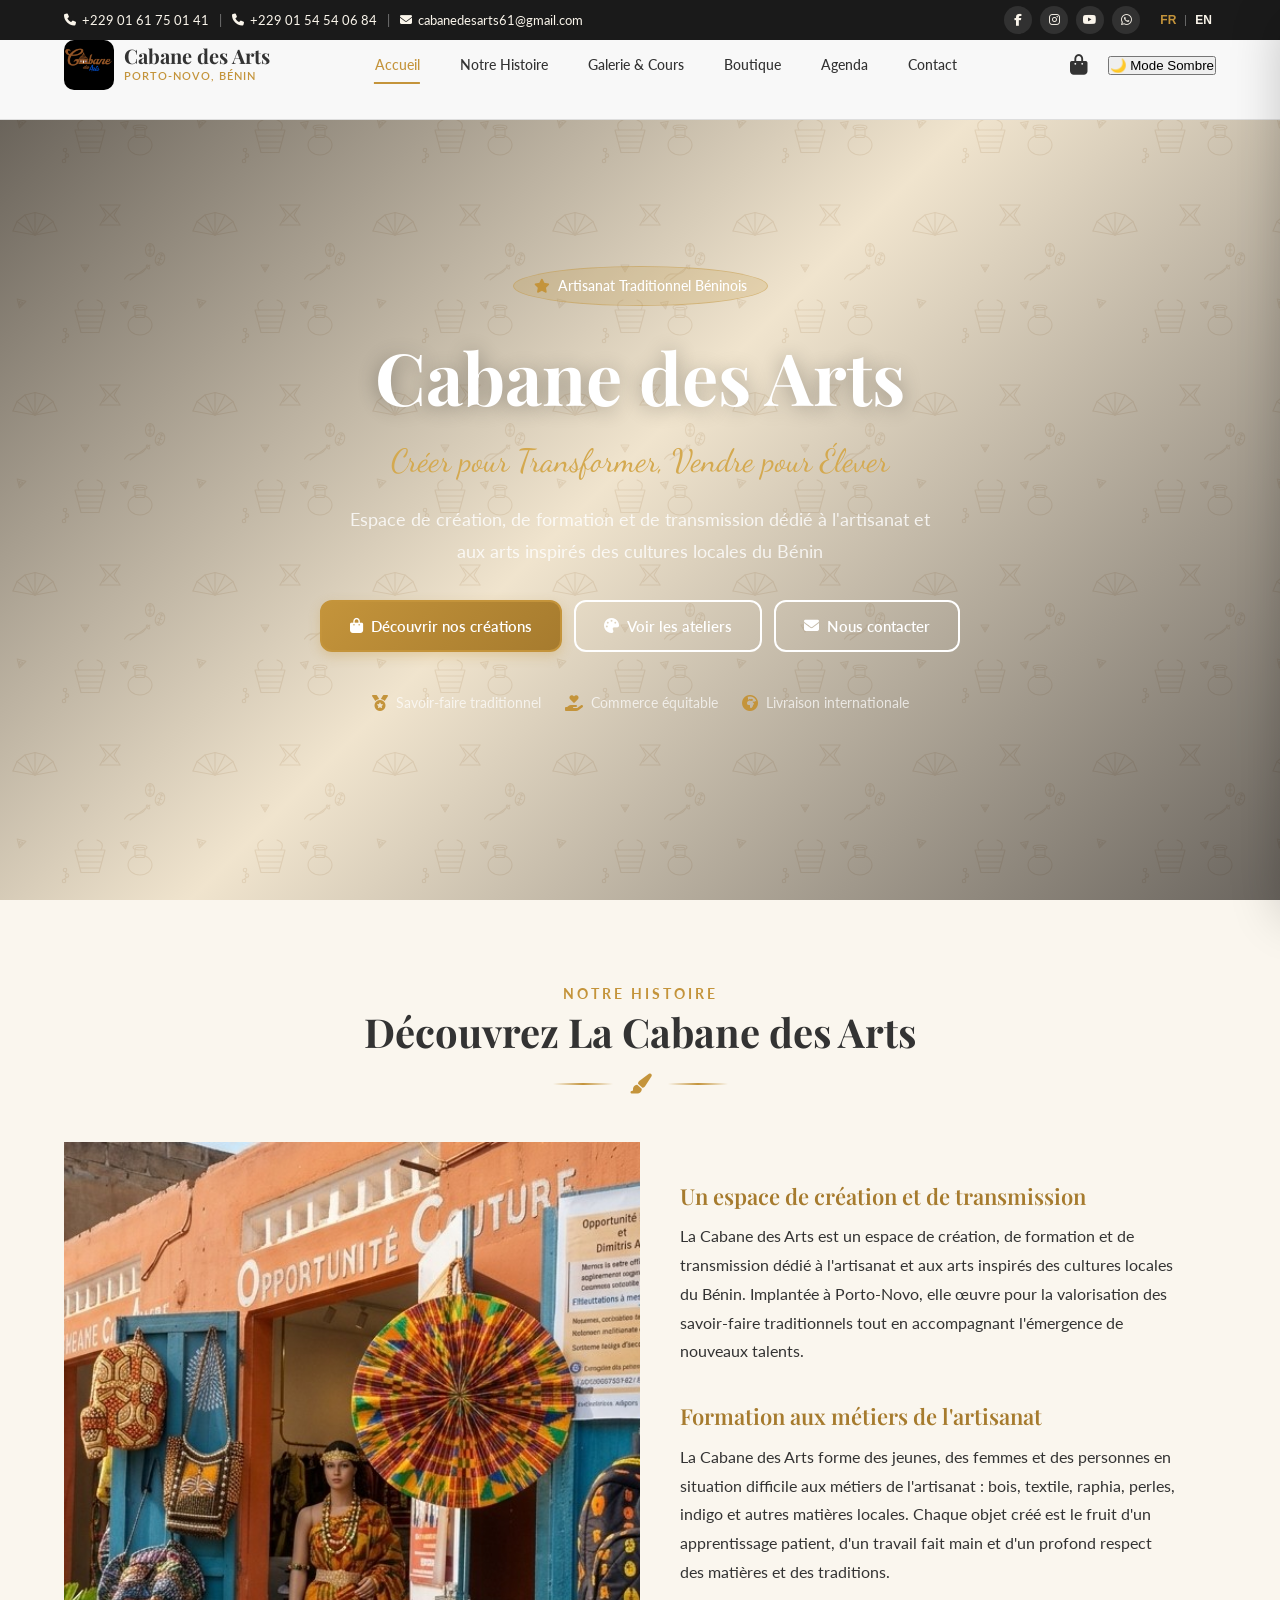
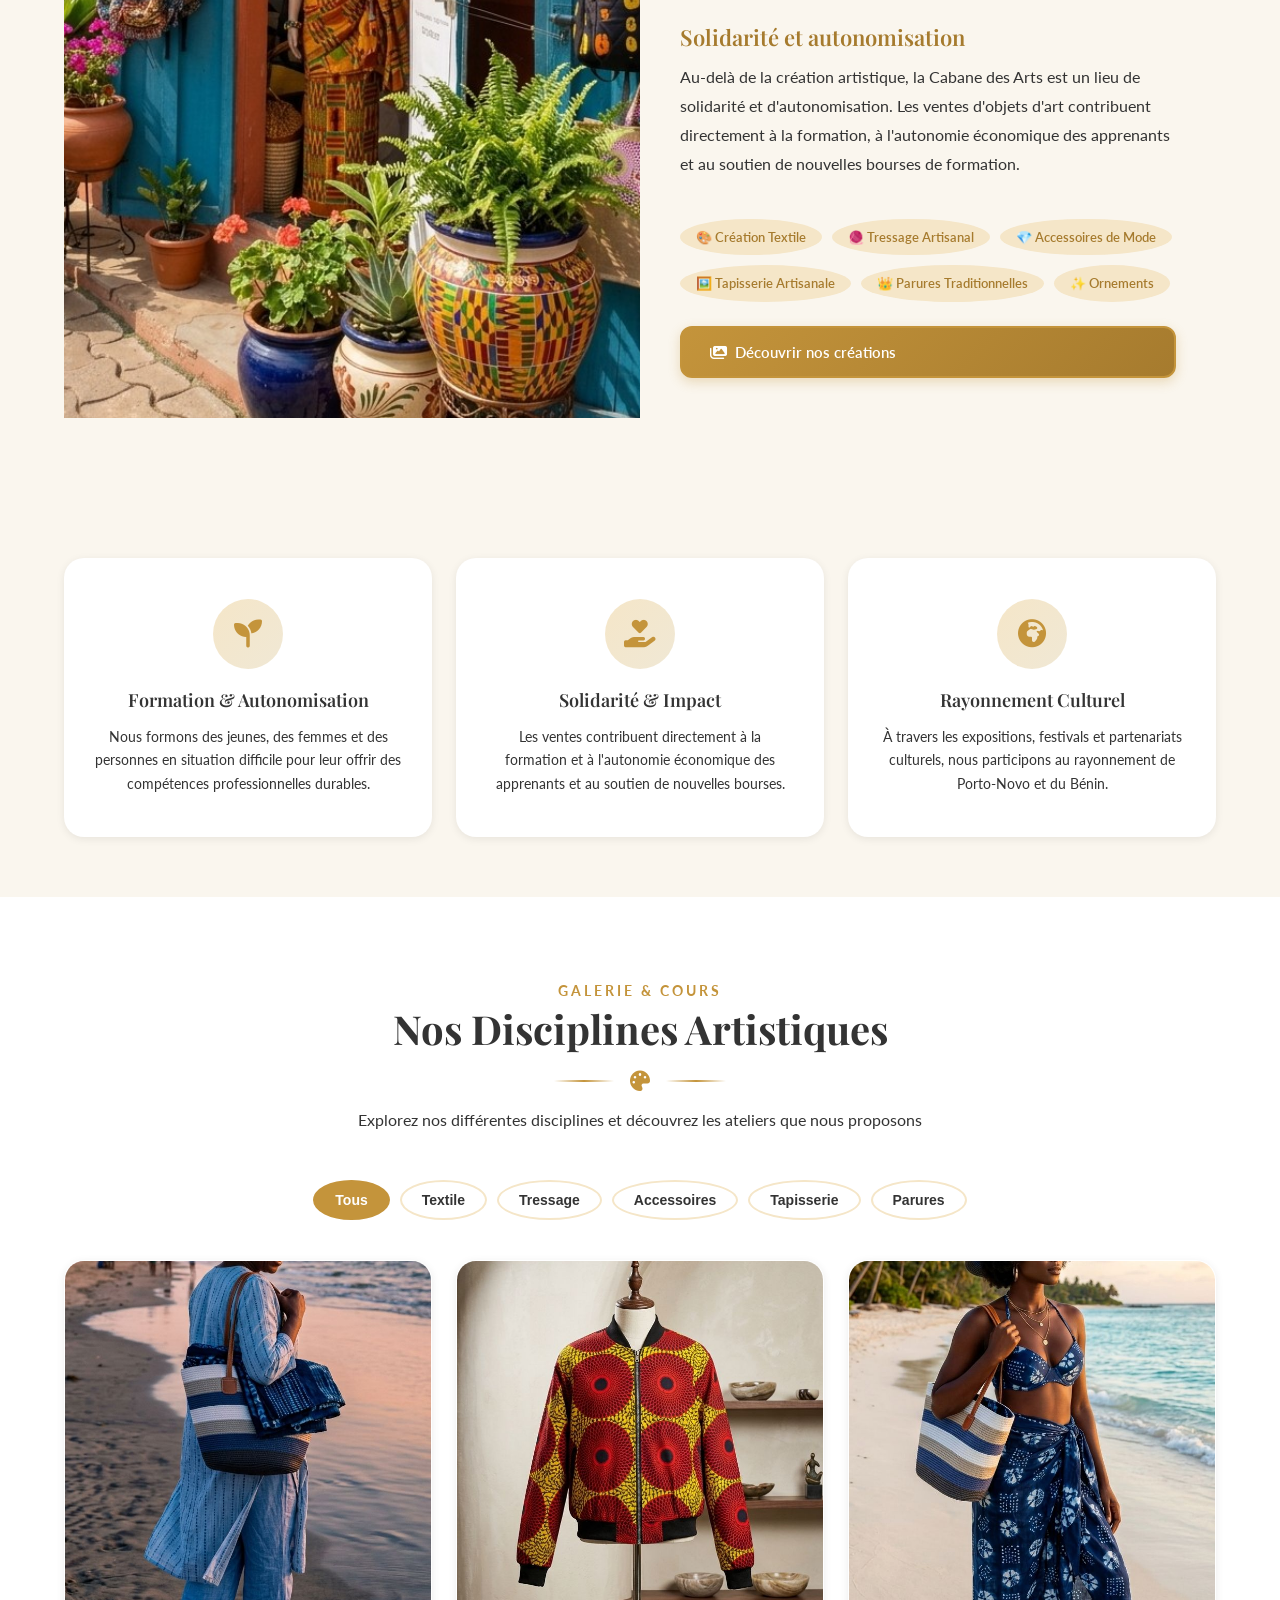
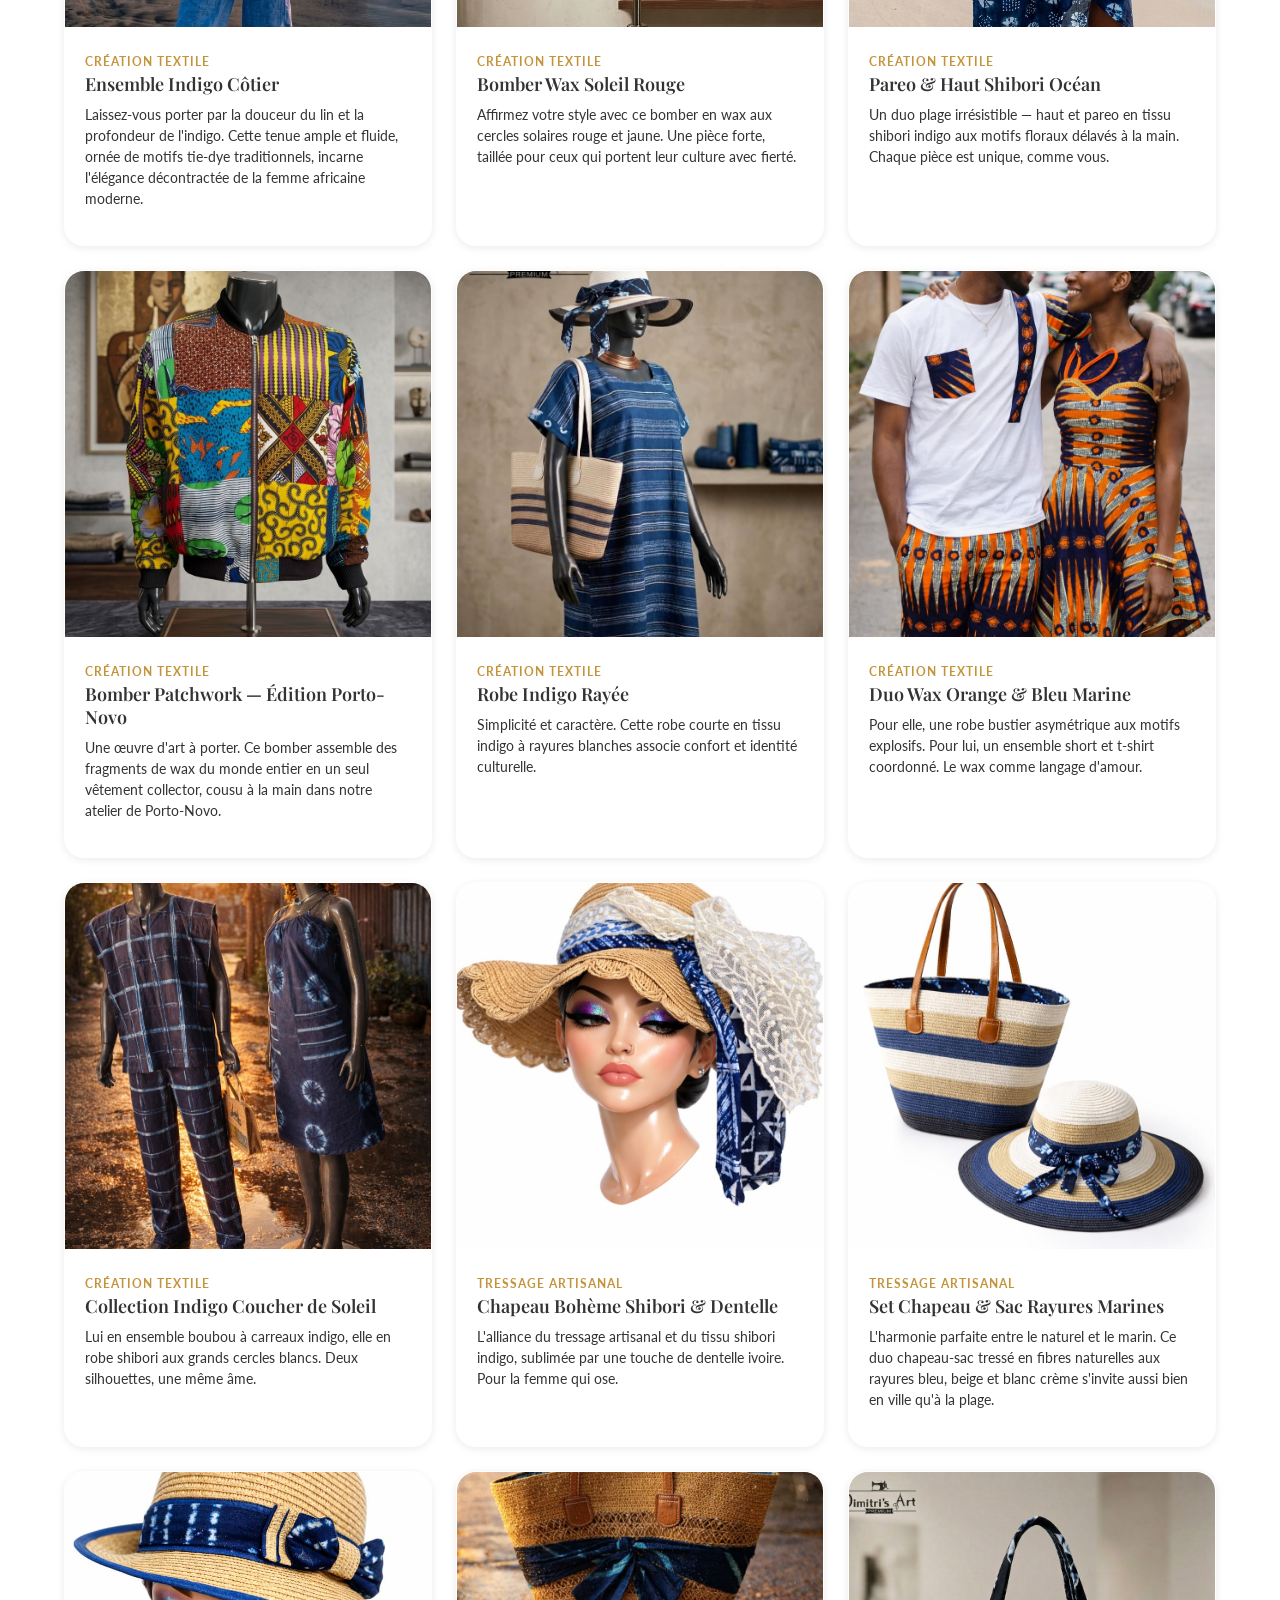
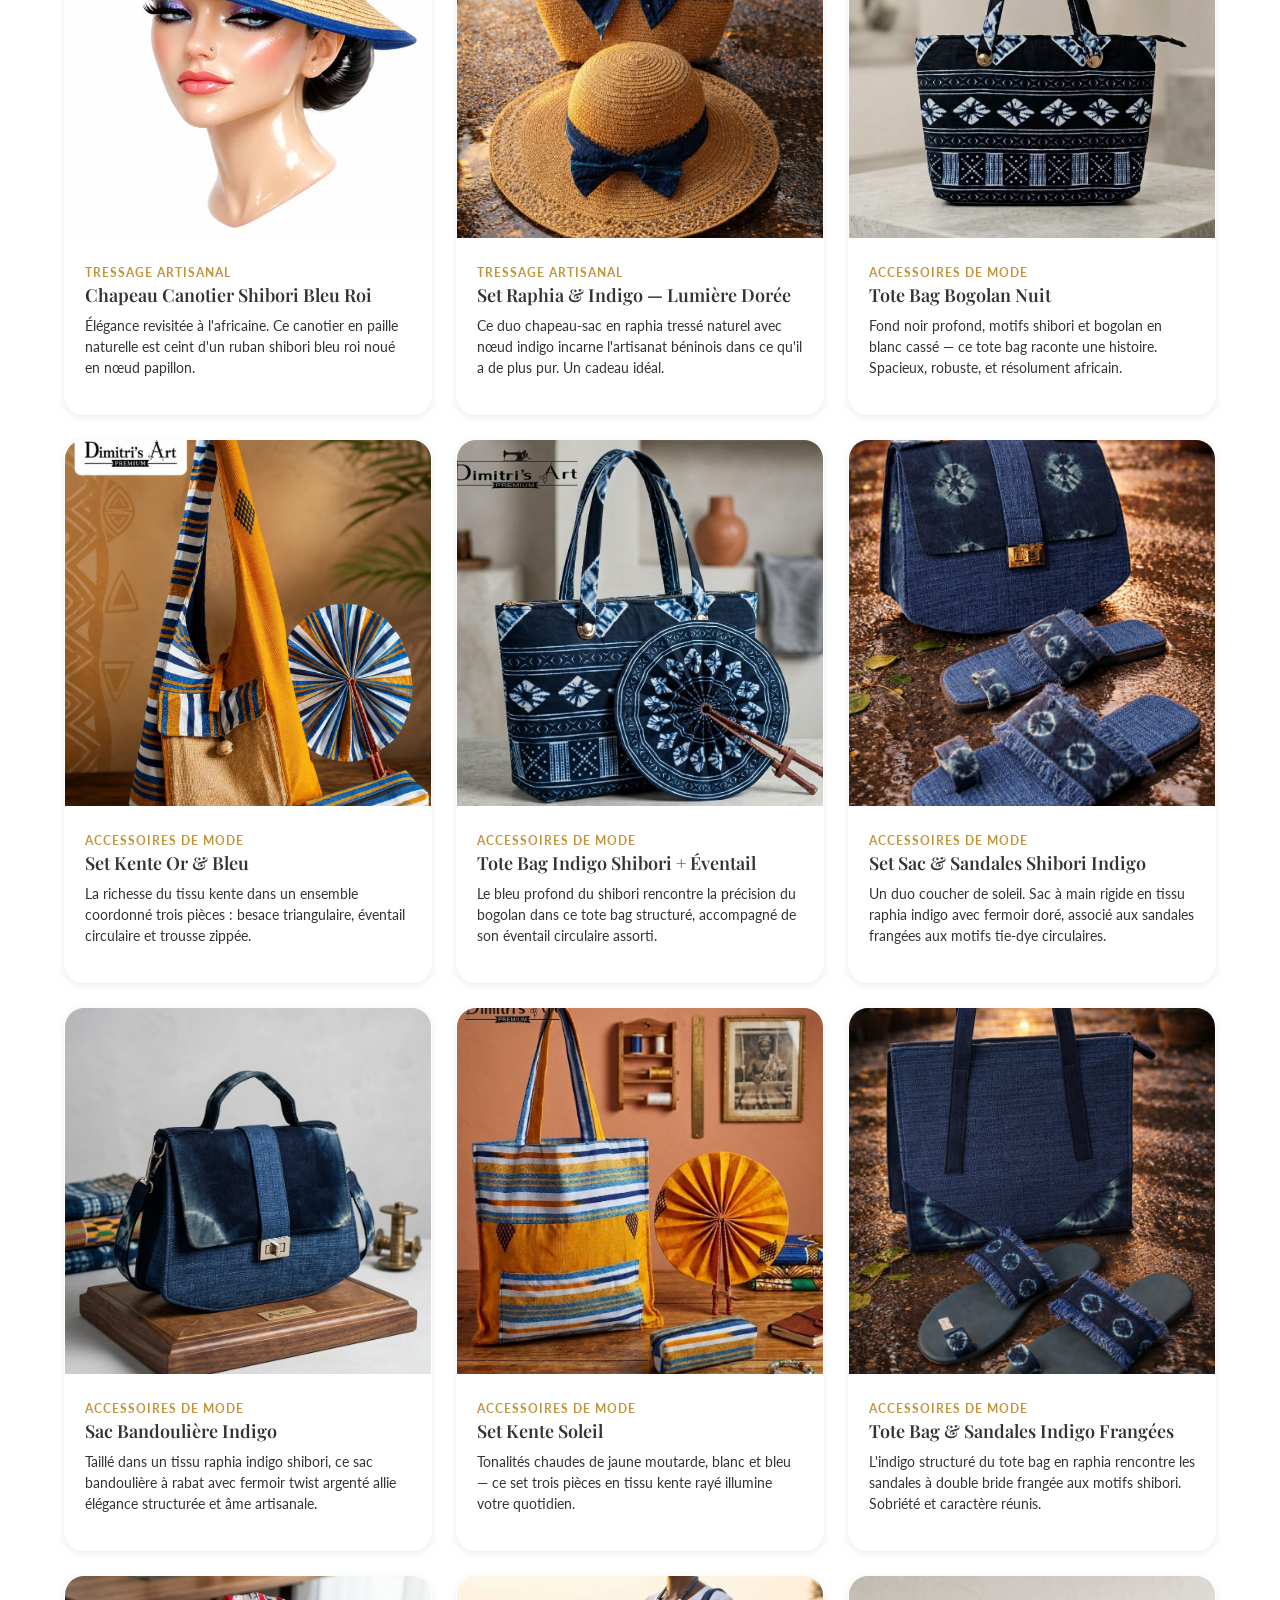
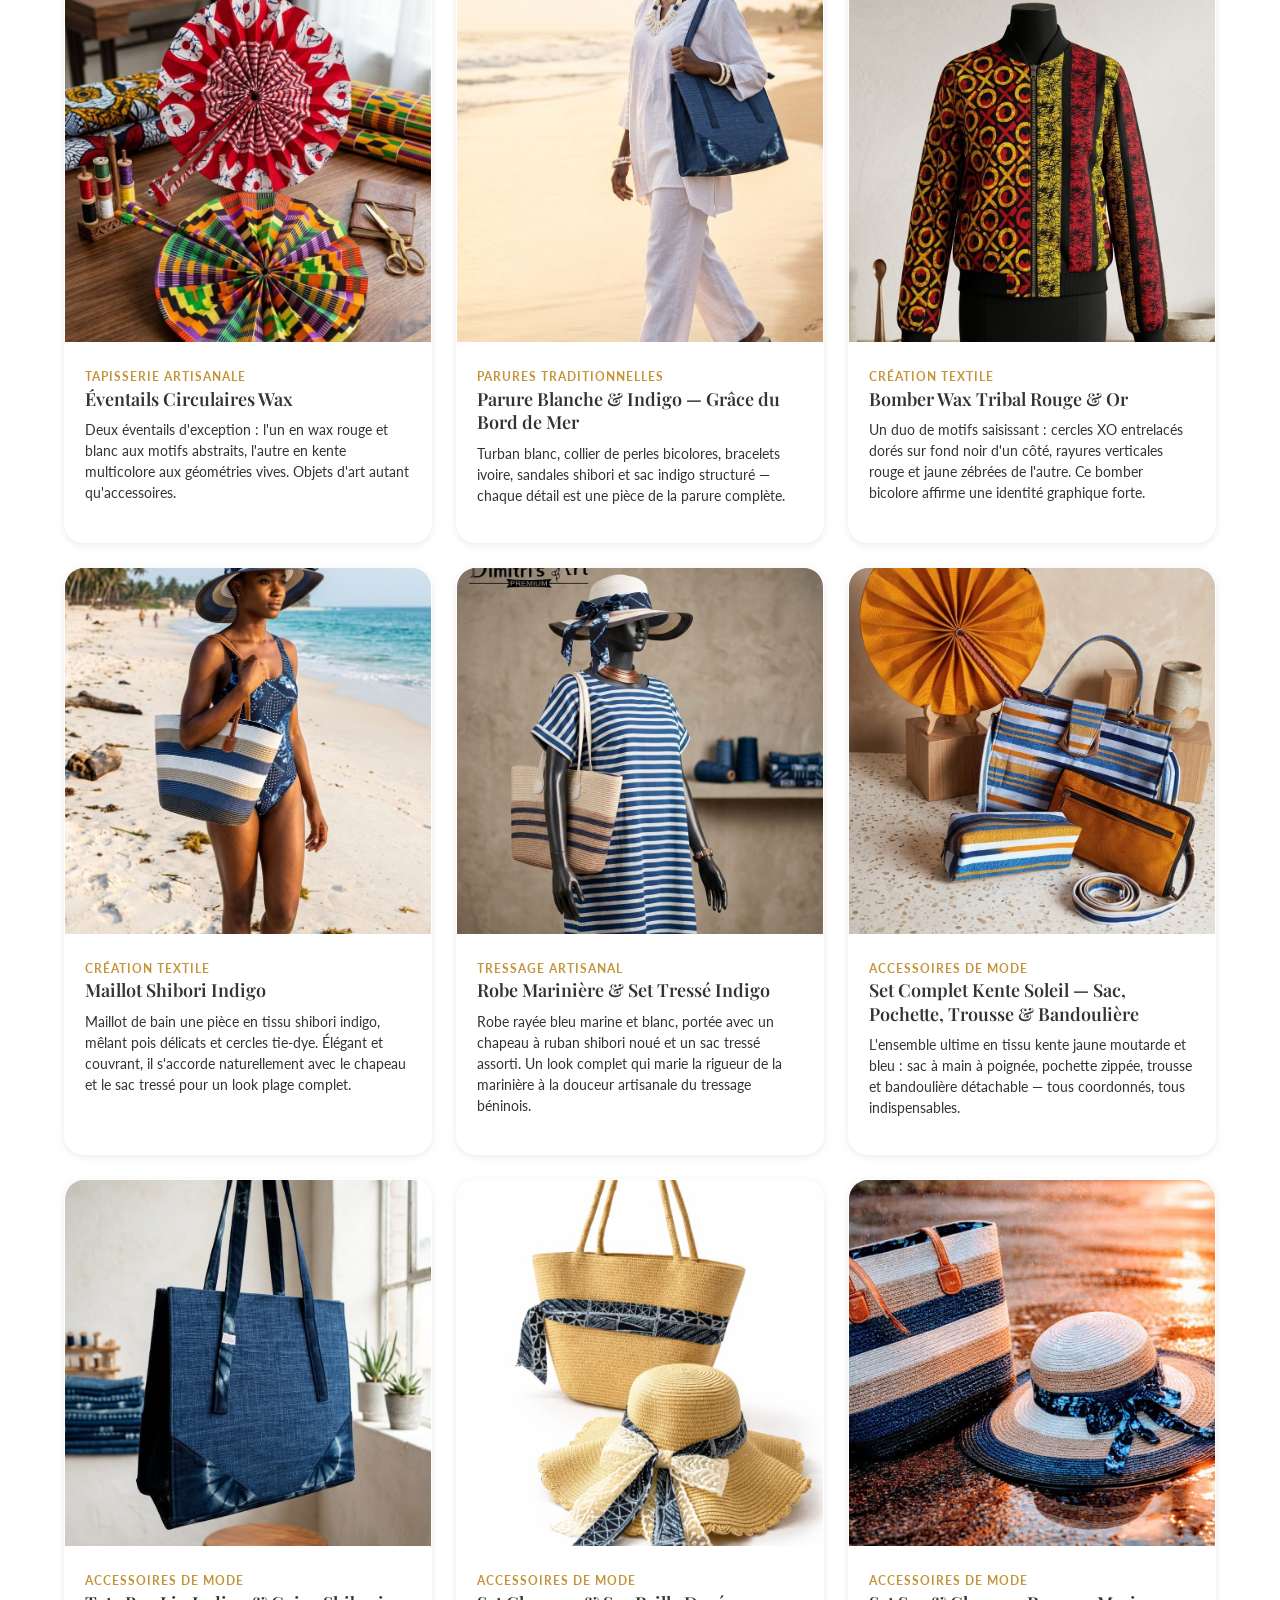
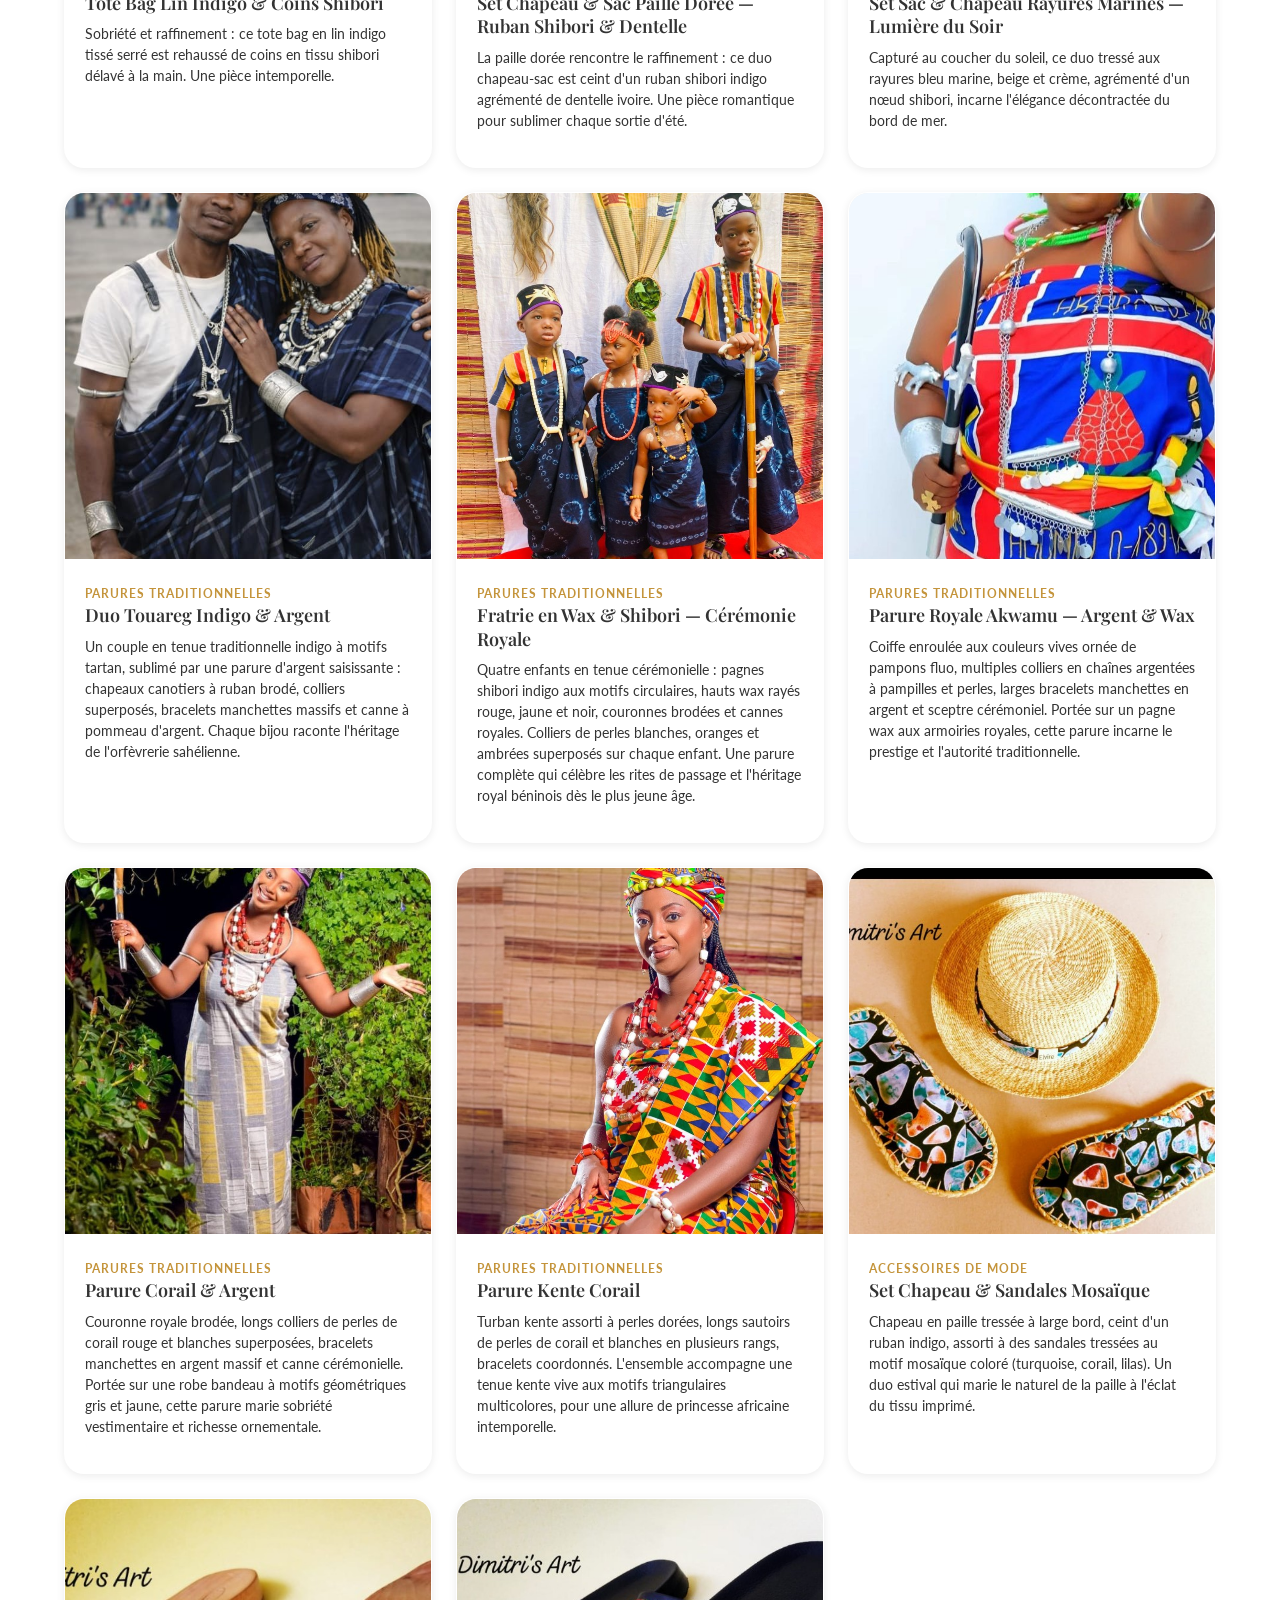
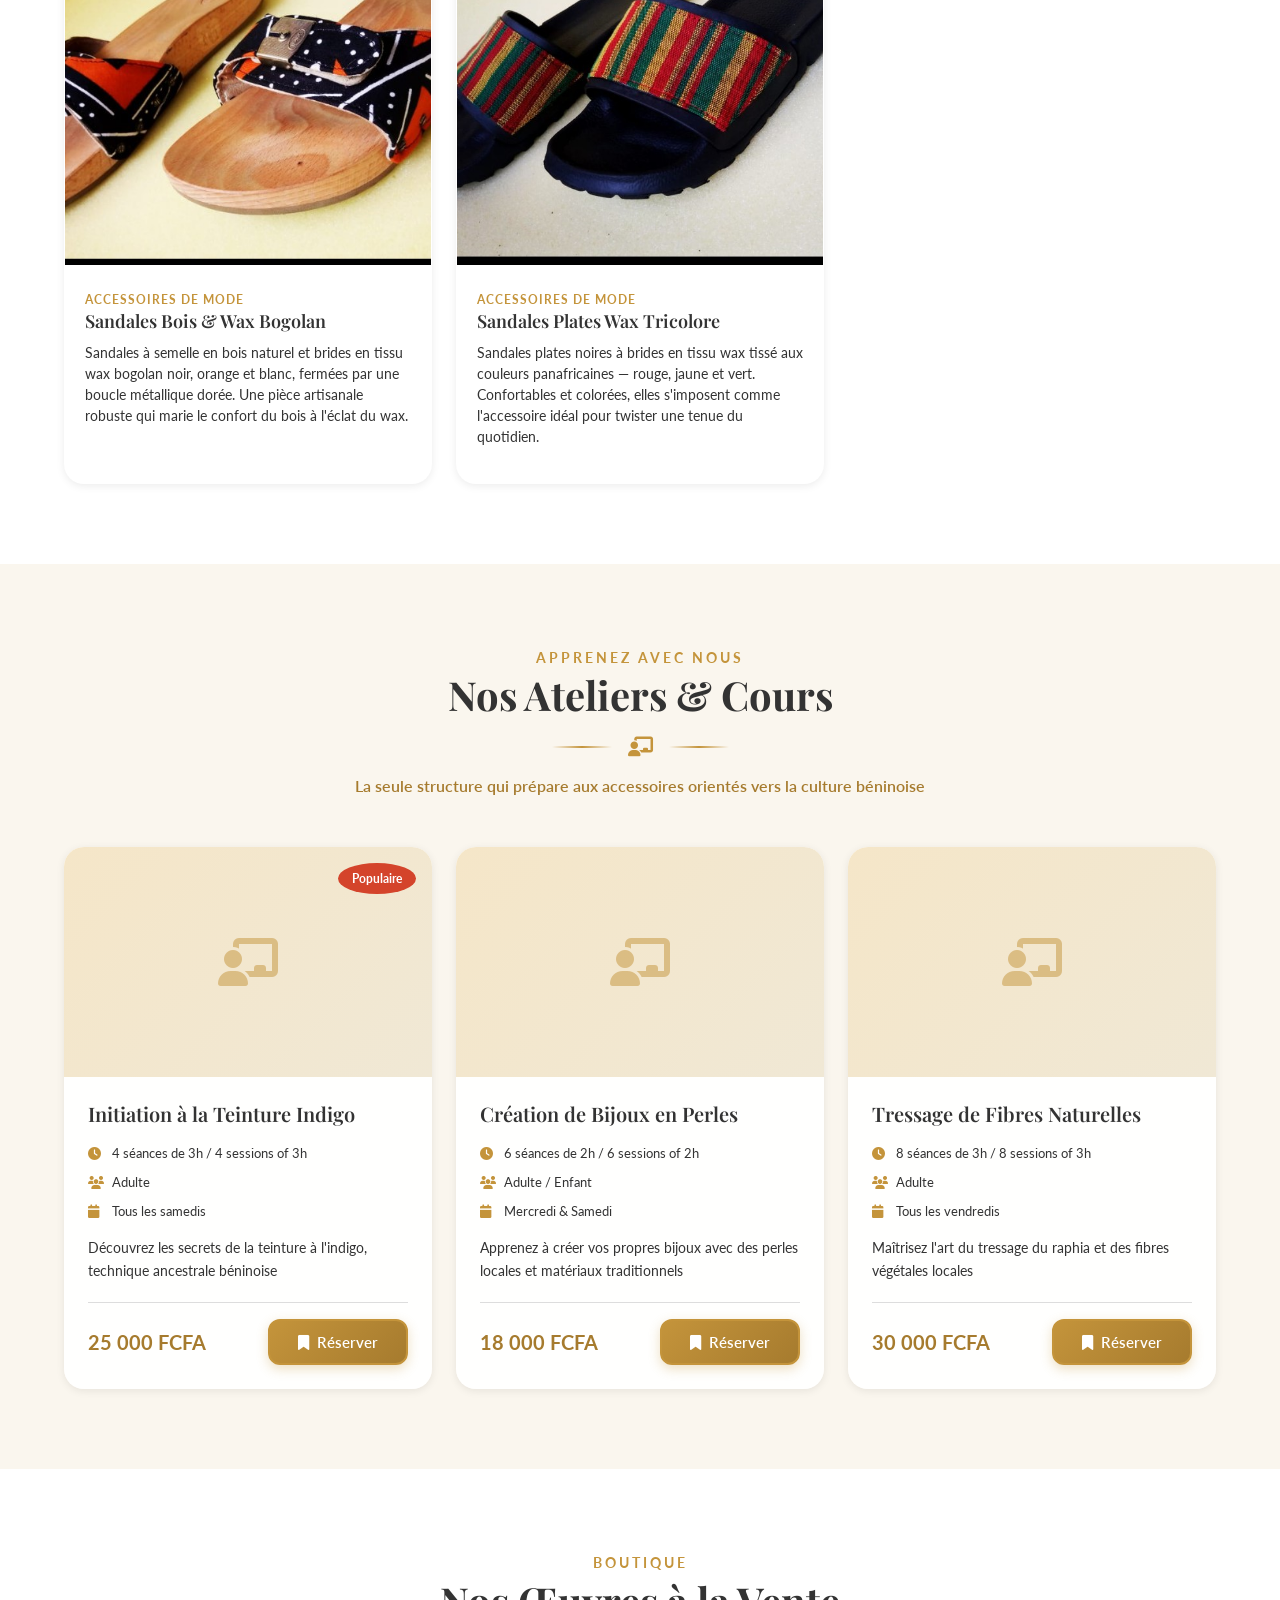
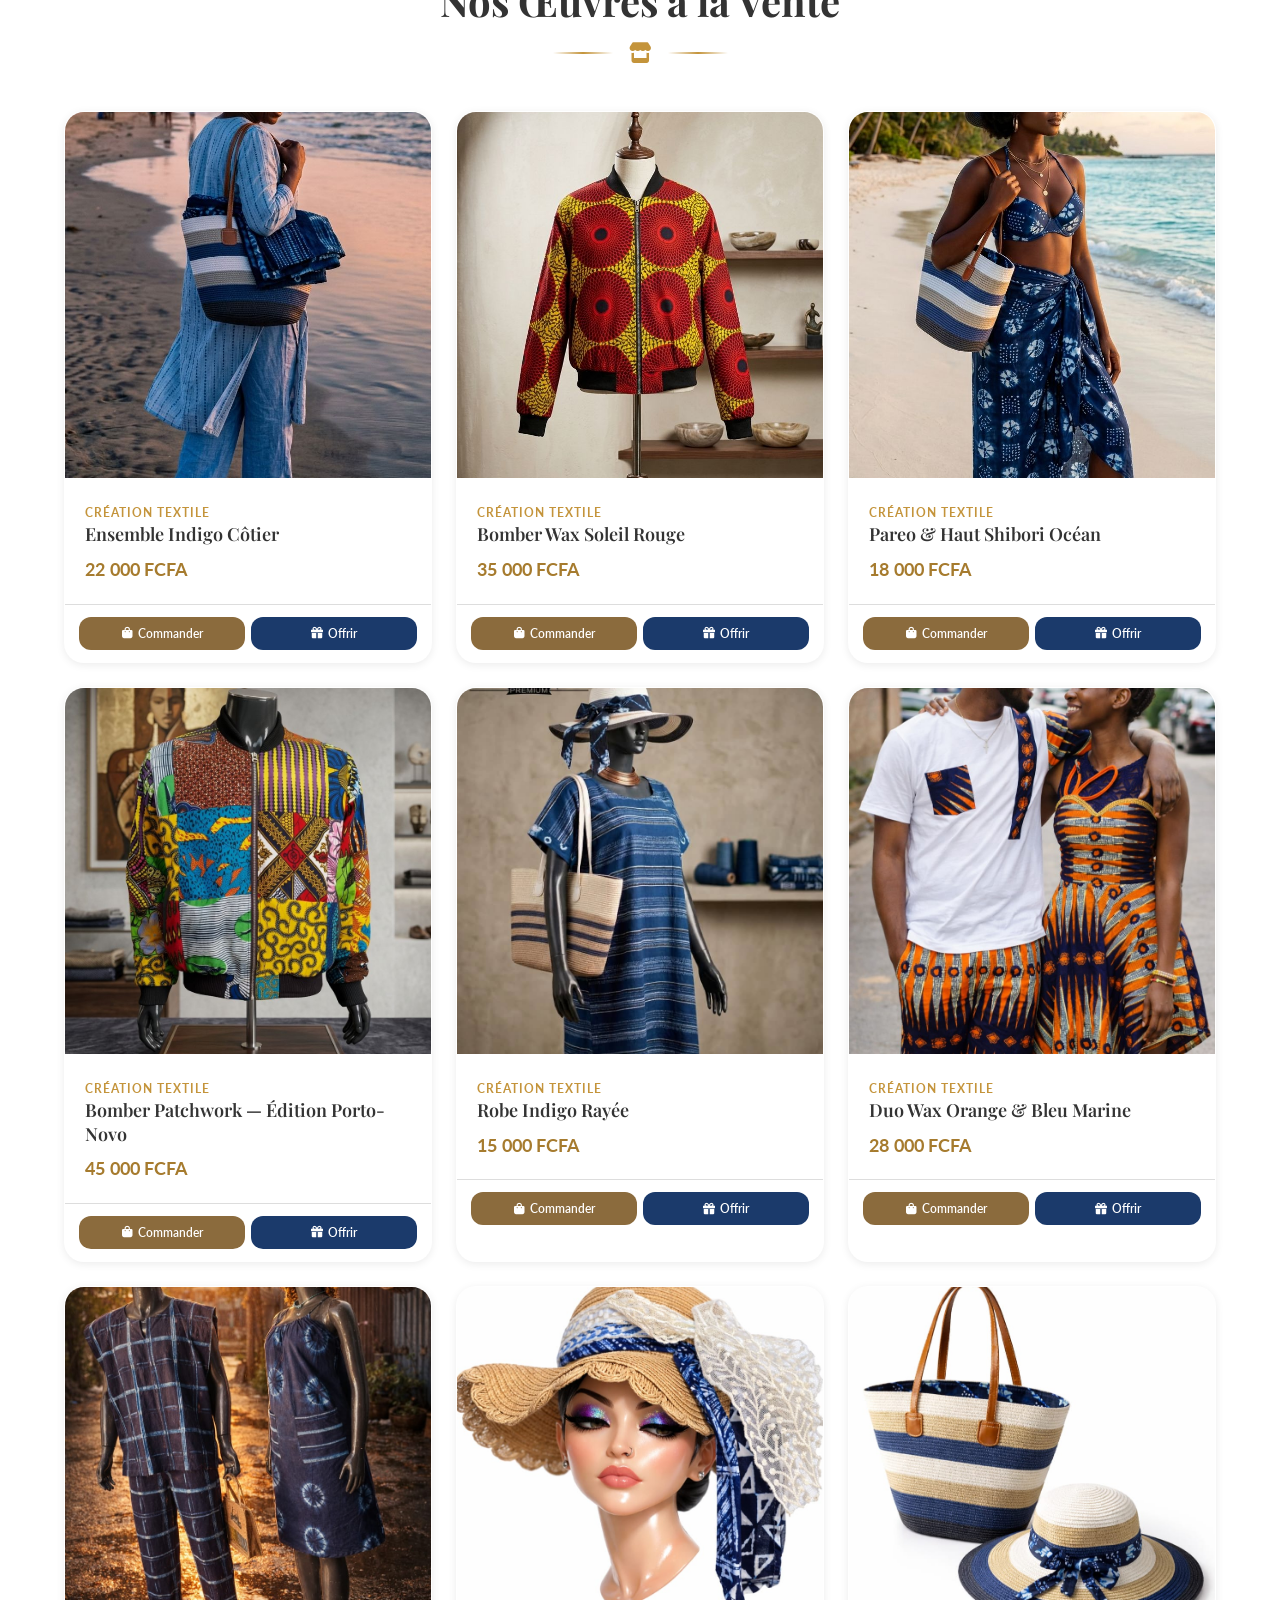
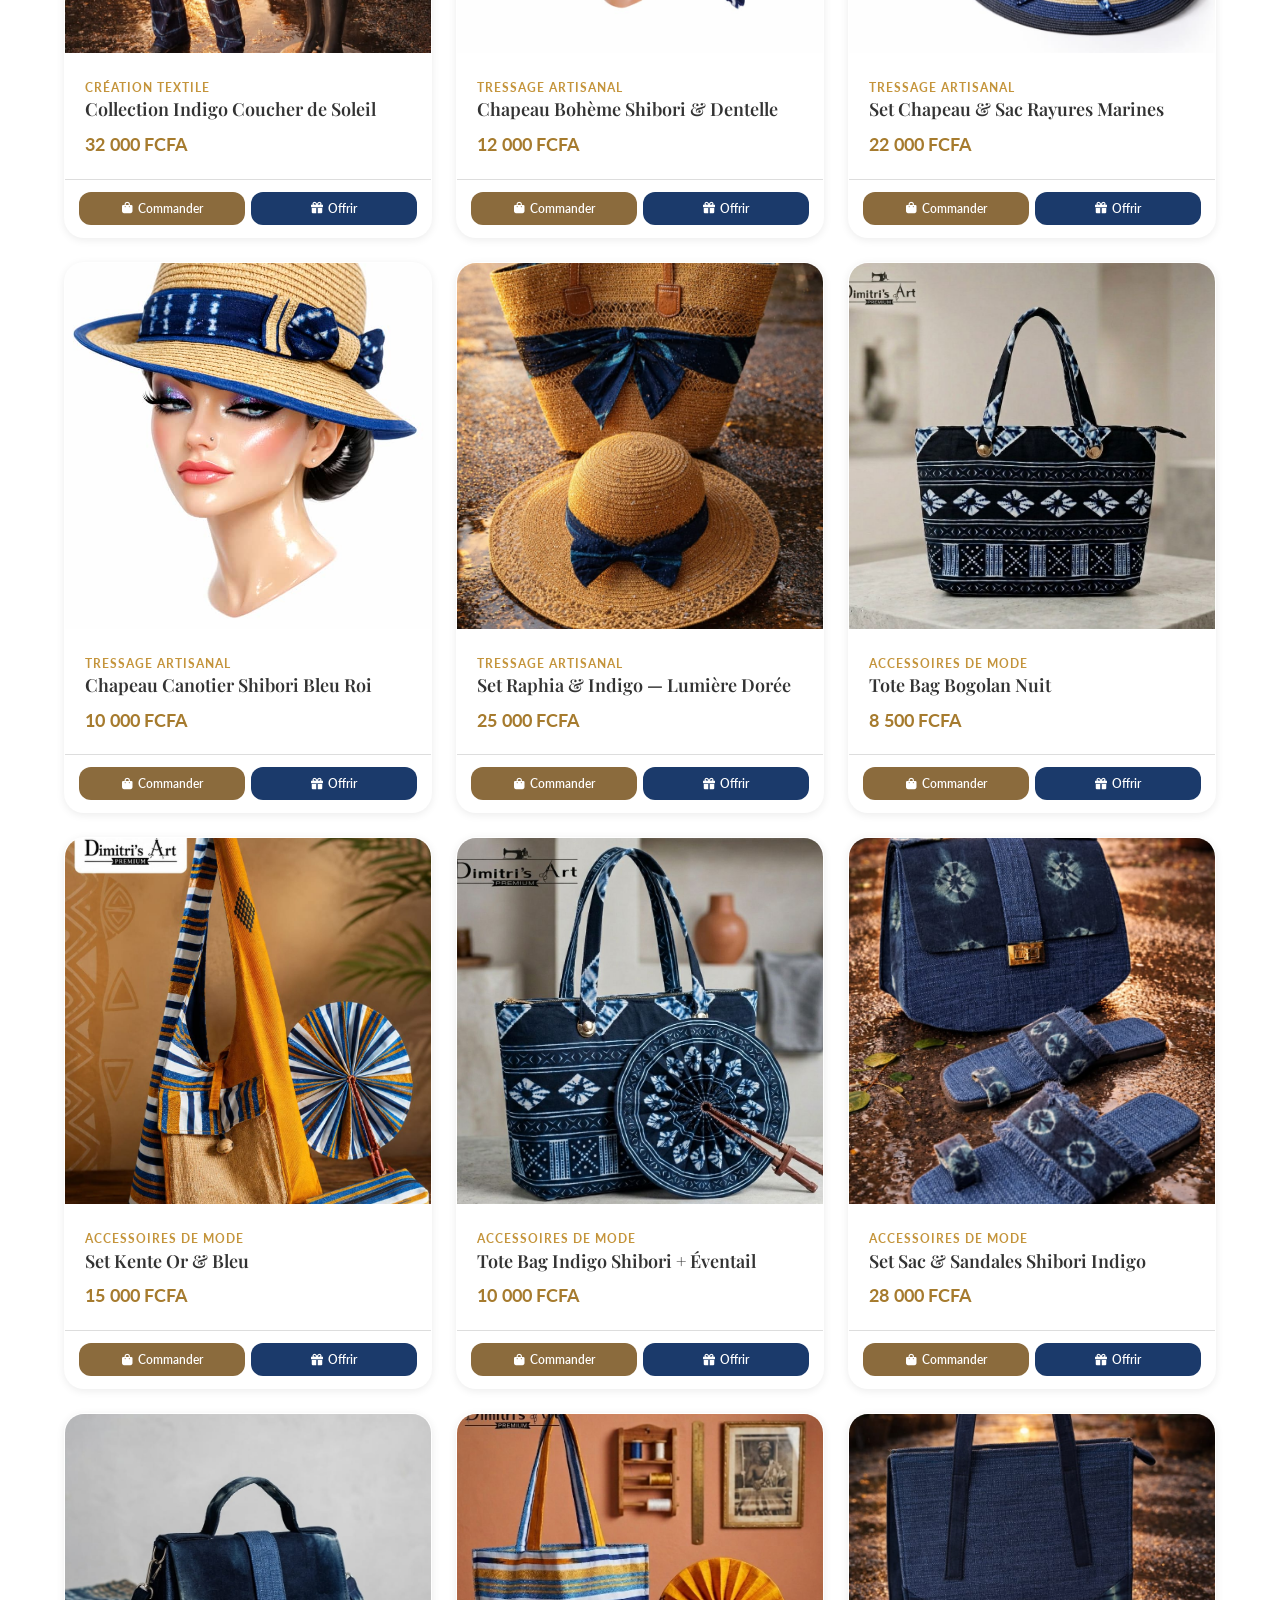
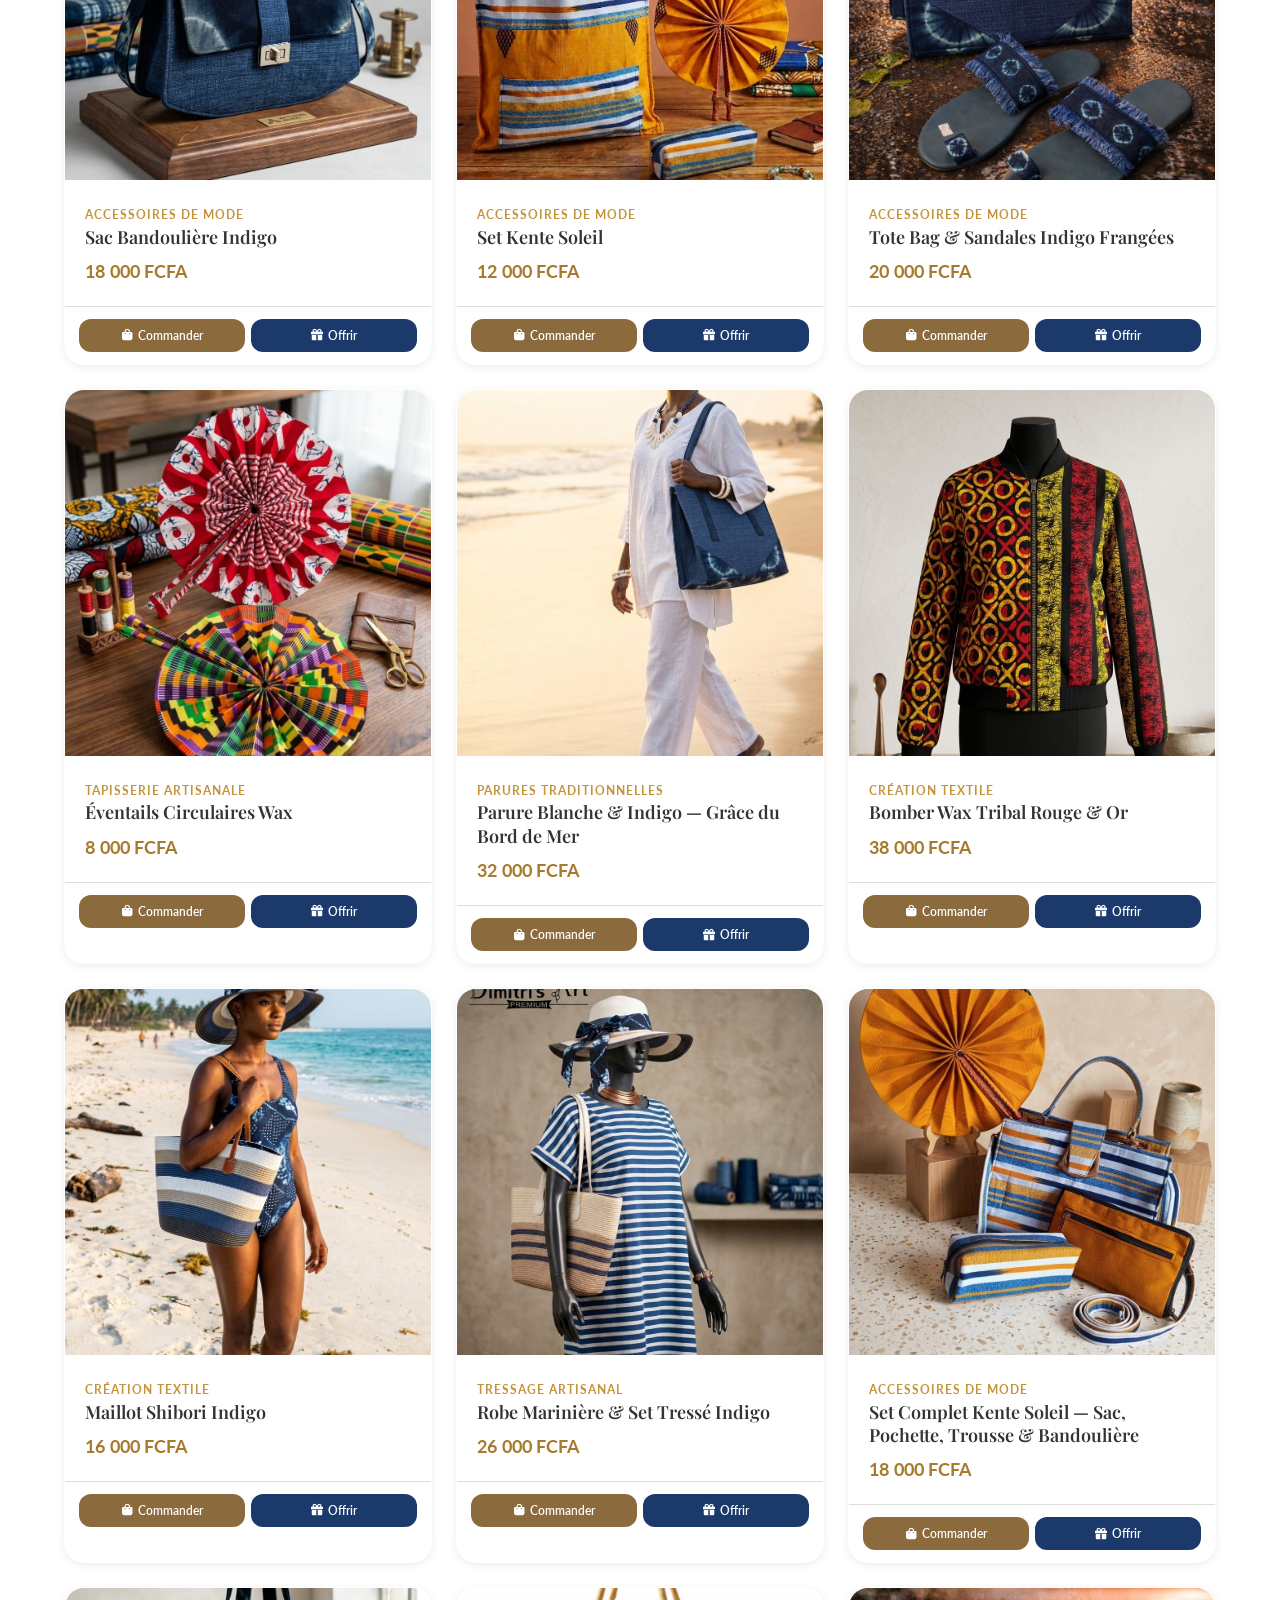
<file: Index.html>
<!DOCTYPE html>
<html lang="fr">
<head>
    <meta charset="UTF-8">
    <meta name="viewport" content="width=device-width, initial-scale=1.0">
    <meta name="description" content="Cabane des Arts - Espace de création, formation et transmission dédié à l'artisanat et aux arts inspirés des cultures locales du Bénin">
    <meta name="keywords" content="artisanat Bénin, Porto-Novo, art africain, textile, tressage, accessoires traditionnels">
    <meta name="author" content="Cabane des Arts">
    <meta name="theme-color" content="#C4943B">
    
    <title>Cabane des Arts | Artisanat Béninois & Création Artistique</title>
    
    <!-- Google Fonts -->
    <link href="https://fonts.googleapis.com/css2?family=Playfair+Display:wght@400;500;600;700&family=Lato:wght@300;400;700&family=Dancing+Script:wght@400;700&display=swap" rel="stylesheet">
    
    <!-- Font Awesome -->
    <link rel="stylesheet" href="https://cdnjs.cloudflare.com/ajax/libs/font-awesome/6.4.0/css/all.min.css">
    
    <!-- CSS -->
    <link rel="stylesheet" href="style.css">
</head>
<body>

<!-- ========== SPLASH SCREEN ========== -->
<div id="splashScreen">
  <div class="splash-bg"></div>
  <div class="splash-content">
    <div class="splash-logo-wrap">
      <img src="logo.jpg" alt="Cabane des Arts" class="splash-logo">
    </div>
    <div class="splash-tagline">
      <span class="splash-line">Artisanat</span>
      <span class="splash-dot">✦</span>
      <span class="splash-line">Création</span>
      <span class="splash-dot">✦</span>
      <span class="splash-line">Culture</span>
    </div>
    <div class="splash-sub">Bénin — Porto-Novo</div>
    <div class="splash-loader">
      <div class="splash-loader-bar"></div>
    </div>
  </div>
</div>

<style>
#splashScreen {
  position: fixed;
  inset: 0;
  z-index: 99999;
  display: flex;
  align-items: center;
  justify-content: center;
  background: #0D0804;
  transition: opacity 0.8s ease, visibility 0.8s ease;
}

#splashScreen.hidden {
  opacity: 0;
  visibility: hidden;
  pointer-events: none;
}

.splash-bg {
  position: absolute;
  inset: 0;
  background: 
    radial-gradient(ellipse 60% 50% at 50% 40%, rgba(181,86,26,0.12) 0%, transparent 70%);
}

.splash-content {
  position: relative;
  z-index: 1;
  text-align: center;
  display: flex;
  flex-direction: column;
  align-items: center;
}

.splash-logo-wrap {
  width: 320px;
  animation: splashLogoIn 1.2s cubic-bezier(0.16, 1, 0.3, 1) forwards;
  opacity: 0;
  transform: scale(0.85) translateY(20px);
  margin-bottom: 24px;
}

.splash-logo {
  width: 100%;
  height: auto;
  display: block;
}

.splash-tagline {
  display: flex;
  align-items: center;
  gap: 14px;
  margin-bottom: 10px;
  animation: splashFadeUp 0.8s ease 0.7s forwards;
  opacity: 0;
  transform: translateY(14px);
}

.splash-line {
  font-family: "Lato", sans-serif;
  font-size: 12px;
  font-weight: 300;
  color: rgba(255,255,255,0.7);
  letter-spacing: 4px;
  text-transform: uppercase;
}

.splash-dot {
  color: #C8922A;
  font-size: 9px;
}

.splash-sub {
  font-family: "Lato", sans-serif;
  font-size: 11px;
  color: rgba(200,146,42,0.6);
  letter-spacing: 5px;
  text-transform: uppercase;
  margin-bottom: 36px;
  animation: splashFadeUp 0.8s ease 0.9s forwards;
  opacity: 0;
  transform: translateY(14px);
}

.splash-loader {
  width: 140px;
  height: 1px;
  background: rgba(255,255,255,0.06);
  border-radius: 2px;
  overflow: hidden;
  animation: splashFadeUp 0.5s ease 1s forwards;
  opacity: 0;
}

.splash-loader-bar {
  height: 100%;
  width: 0%;
  background: linear-gradient(90deg, #B5561A, #C8922A);
  border-radius: 2px;
  animation: splashLoad 2s cubic-bezier(0.4, 0, 0.2, 1) 1.1s forwards;
}

@keyframes splashLogoIn {
  to { opacity: 1; transform: scale(1) translateY(0); }
}

@keyframes splashFadeUp {
  to { opacity: 1; transform: translateY(0); }
}

@keyframes splashLoad {
  0% { width: 0%; }
  60% { width: 70%; }
  100% { width: 100%; }
}
</style>

<script>
(function() {
  window.addEventListener("load", function() {
    setTimeout(function() {
      var splash = document.getElementById("splashScreen");
      if (splash) splash.classList.add("hidden");
    }, 3500);
  });
})();
</script>

    <!-- ========== HEADER ========== -->
    <header class="header" id="header">
        <!-- Barre supérieure -->
        <div class="top-bar">
            <div class="container">
                <div class="top-bar-content">
                    <div class="top-bar-left">
                        <a href="tel:+2290161750141" class="top-bar-item">
                            <i class="fas fa-phone"></i> +229 01 61 75 01 41
                        </a>
                        <span class="top-bar-separator">|</span>
                        <a href="tel:+2290154540684" class="top-bar-item">
                            <i class="fas fa-phone"></i> +229 01 54 54 06 84
                        </a>
                        <span class="top-bar-separator">|</span>
                        <a href="mailto:cabanedesarts61@gmail.com" class="top-bar-item">
                            <i class="fas fa-envelope"></i> cabanedesarts61@gmail.com
                        </a>
                    </div>
                    <div class="top-bar-right">
                        <div class="social-links">
                            <a href="#" class="social-link" aria-label="Facebook"><i class="fab fa-facebook-f"></i></a>
                            <a href="#" class="social-link" aria-label="Instagram"><i class="fab fa-instagram"></i></a>
                            <a href="#" class="social-link" aria-label="YouTube"><i class="fab fa-youtube"></i></a>
                            <a href="#" class="social-link" aria-label="WhatsApp"><i class="fab fa-whatsapp"></i></a>
                        </div>
                        <div class="language-switcher">
                            <button class="lang-btn active" data-lang="fr" aria-label="Français">FR</button>
                            <span class="lang-separator">|</span>
                            <button class="lang-btn" data-lang="en" aria-label="English">EN</button>
                        </div>
                    </div>
                </div>
            </div>
        </div>
        
        <!-- Navigation principale -->
        <nav class="navbar">
            <div class="container">
                <div class="nav-content">
                    <a href="#accueil" class="logo">
                        <img src="logo.jpg" alt="Logo" style="width:50px; height:50px; border-radius:10px;">
                        <div class="logo-text">
                            <span class="logo-title">Cabane des Arts</span>
                            <span class="logo-subtitle">Porto-Novo, Bénin</span>
                        </div>
                    </a>
                    
                    <ul class="nav-menu" id="navMenu">
                        <li class="nav-item">
                            <a href="#accueil" class="nav-link active" data-i18n="nav.home">Accueil</a>
                        </li>
                        <li class="nav-item">
                            <a href="#histoire" class="nav-link" data-i18n="nav.story">Notre Histoire</a>
                        </li>
                        <li class="nav-item">
                            <a href="#galerie" class="nav-link" data-i18n="nav.gallery">Galerie & Cours</a>
                        </li>
                        <li class="nav-item">
                            <a href="#boutique" class="nav-link" data-i18n="nav.shop">Boutique</a>
                        </li>
                        <li class="nav-item">
                            <a href="#agenda" class="nav-link" data-i18n="nav.events">Agenda</a>
                        </li>
                        <li class="nav-item">
                            <a href="#contact" class="nav-link" data-i18n="nav.contact">Contact</a>
                        </li>
                    </ul>
                    
                    <div class="nav-actions">
                        <button class="cart-btn" id="cartBtn" aria-label="Panier">
                            <i class="fas fa-shopping-bag"></i>
                            <span class="cart-count" id="cartCount">0</span>
                        </button>
                        <!-- BOUTON MODE SOMBRE -->
                        <button id="theme-toggle" class="theme-toggle">
                            🌙 Mode Sombre
                        </button>
                        <button class="hamburger" id="hamburger" aria-label="Menu" aria-expanded="false">
                            <span class="bar"></span>
                            <span class="bar"></span>
                            <span class="bar"></span>
                        </button>
                    </div>
                </div>
            </div>
        </nav>
    </header>

    <!-- ========== PANIER LATÉRAL ========== -->
    <div class="cart-overlay" id="cartOverlay"></div>
    <div class="cart-sidebar" id="cartSidebar">
        <div class="cart-header">
            <h3><i class="fas fa-shopping-bag"></i> <span data-i18n="cart.title">Mon Panier</span></h3>
            <button class="cart-close" id="cartClose" aria-label="Fermer le panier">&times;</button>
        </div>
        <div class="cart-body" id="cartBody">
            <div class="cart-empty" id="cartEmpty">
                <i class="fas fa-shopping-cart"></i>
                <p data-i18n="cart.empty">Votre panier est vide</p>
            </div>
            <div class="cart-items" id="cartItems"></div>
        </div>
        <div class="cart-footer" id="cartFooter" style="display: none;">
            <div class="cart-total">
                <span data-i18n="cart.total">Total</span>
                <span id="cartTotal">0 FCFA</span>
            </div>
            <button class="btn btn-primary btn-full" id="checkoutBtn">
                <i class="fas fa-lock"></i> <span data-i18n="cart.checkout">Commander</span>
            </button>
            <div class="payment-methods">
                <span><i class="fas fa-mobile-alt"></i> MTN MoMo</span>
                <span><i class="fas fa-mobile-alt"></i> Moov Money</span>
                <span><i class="fas fa-mobile-alt"></i> Celtiis</span>
            </div>
        </div>
    </div>

    <!-- ========== SECTION HÉRO ========== -->
    <section id="accueil" class="hero">
        <div class="hero-bg">
            <div class="hero-overlay"></div>
        </div>
        <div class="container">
            <div class="hero-content">
                <div class="hero-badge">
                    <i class="fas fa-star"></i>
                    <span data-i18n="hero.badge">Artisanat Traditionnel Béninois</span>
                </div>
                <h1 class="hero-title">Cabane des Arts</h1>
                <p class="hero-slogan" data-i18n="hero.slogan">Créer pour Transformer, Vendre pour Élever</p>
                <p class="hero-description" data-i18n="hero.description">
                    Espace de création, de formation et de transmission dédié à l'artisanat 
                    et aux arts inspirés des cultures locales du Bénin
                </p>
                <div class="hero-buttons">
                    <a href="#boutique" class="btn btn-primary">
                        <i class="fas fa-shopping-bag"></i>
                        <span data-i18n="hero.shop">Découvrir nos créations</span>
                    </a>
                    <a href="#galerie" class="btn btn-outline">
                        <i class="fas fa-palette"></i>
                        <span data-i18n="hero.ateliers">Voir les ateliers</span>
                    </a>
                    <a href="#contact" class="btn btn-outline">
                        <i class="fas fa-envelope"></i>
                        <span data-i18n="hero.contact">Nous contacter</span>
                    </a>
                </div>
                <div class="hero-features">
                    <div class="feature-item">
                        <i class="fas fa-medal"></i>
                        <span data-i18n="hero.feature1">Savoir-faire traditionnel</span>
                    </div>
                    <div class="feature-item">
                        <i class="fas fa-hand-holding-heart"></i>
                        <span data-i18n="hero.feature2">Commerce équitable</span>
                    </div>
                    <div class="feature-item">
                        <i class="fas fa-globe-africa"></i>
                        <span data-i18n="hero.feature3">Livraison internationale</span>
                    </div>
                </div>
            </div>
        </div>
        <div class="wave-divider">
            <svg xmlns="http://www.w3.org/2000/svg" viewBox="0 0 1440 120" preserveAspectRatio="none">
                <path fill="var(--bg-primary)" d="M0,64L120,74.7C240,85,480,107,720,96C960,85,1200,43,1320,21.3L1440,0L1440,120L1320,120C1200,120,960,120,720,120C480,120,240,120,120,120L0,120Z"></path>
            </svg>
        </div>
    </section>

    <!-- ========== SECTION NOTRE HISTOIRE ========== -->
    <section id="histoire" class="histoire-section">
        <div class="container">
            <div class="section-header">
                <span class="section-subtitle" data-i18n="histoire.subtitle">Notre Histoire</span>
                <h2 class="section-title" data-i18n="histoire.title">Découvrez La Cabane des Arts</h2>
                <div class="section-divider">
                    <span class="divider-line"></span>
                    <i class="fas fa-paint-brush"></i>
                    <span class="divider-line"></span>
                </div>
            </div>
            
            <div class="section-container">
                <!-- COLONNE GAUCHE (IMAGE) -->
                <div class="col-left">
                    <img src="photo-de-la-cabane.jpg" alt="La Cabane des Arts - Boutique">
                </div>

                <!-- COLONNE DROITE (TEXTE) -->
                <div class="col-right">
                    <h3 data-i18n="histoire.heading1">Un espace de création et de transmission</h3>
                    <p data-i18n="histoire.para1">
                        La Cabane des Arts est un espace de création, de formation et de transmission 
                        dédié à l'artisanat et aux arts inspirés des cultures locales du Bénin. 
                        Implantée à Porto-Novo, elle œuvre pour la valorisation des savoir-faire 
                        traditionnels tout en accompagnant l'émergence de nouveaux talents.
                    </p>
                    
                    <h3 data-i18n="histoire.heading2">Formation aux métiers de l'artisanat</h3>
                    <p data-i18n="histoire.para2">
                        La Cabane des Arts forme des jeunes, des femmes et des personnes en situation 
                        difficile aux métiers de l'artisanat : bois, textile, raphia, perles, indigo 
                        et autres matières locales. Chaque objet créé est le fruit d'un apprentissage 
                        patient, d'un travail fait main et d'un profond respect des matières et des traditions.
                    </p>
                    
                    <h3 data-i18n="histoire.heading3">Solidarité et autonomisation</h3>
                    <p data-i18n="histoire.para3">
                        Au-delà de la création artistique, la Cabane des Arts est un lieu de solidarité 
                        et d'autonomisation. Les ventes d'objets d'art contribuent directement à la 
                        formation, à l'autonomie économique des apprenants et au soutien de nouvelles 
                        bourses de formation.
                    </p>
                    
                    <div class="discipline-tags">
                        <span class="tag">🎨 <span data-i18n="tags.textile">Création Textile</span></span>
                        <span class="tag">🧶 <span data-i18n="tags.tressage">Tressage Artisanal</span></span>
                        <span class="tag">💎 <span data-i18n="tags.accessoires">Accessoires de Mode</span></span>
                        <span class="tag">🖼️ <span data-i18n="tags.tapisserie">Tapisserie Artisanale</span></span>
                        <span class="tag">👑 <span data-i18n="tags.parures">Parures Traditionnelles</span></span>
                        <span class="tag">✨ <span data-i18n="tags.ornements">Ornements</span></span>
                    </div>
                    
                    <a href="#galerie" class="btn btn-primary">
                        <i class="fas fa-images"></i>
                        <span data-i18n="histoire.discover">Découvrir nos créations</span>
                    </a>
                </div>
            </div>
        </div>
    </section>

    <!-- ========== SECTION MISSION ========== -->
    <section class="mission-section">
        <div class="container">
            <div class="mission-cards">
                <div class="mission-card">
                    <div class="card-icon">
                        <i class="fas fa-seedling"></i>
                    </div>
                    <h3 data-i18n="mission.title1">Formation & Autonomisation</h3>
                    <p data-i18n="mission.desc1">
                        Nous formons des jeunes, des femmes et des personnes en situation difficile 
                        pour leur offrir des compétences professionnelles durables.
                    </p>
                </div>
                
                <div class="mission-card">
                    <div class="card-icon">
                        <i class="fas fa-hand-holding-heart"></i>
                    </div>
                    <h3 data-i18n="mission.title2">Solidarité & Impact</h3>
                    <p data-i18n="mission.desc2">
                        Les ventes contribuent directement à la formation et à l'autonomie 
                        économique des apprenants et au soutien de nouvelles bourses.
                    </p>
                </div>
                
                <div class="mission-card">
                    <div class="card-icon">
                        <i class="fas fa-globe-africa"></i>
                    </div>
                    <h3 data-i18n="mission.title3">Rayonnement Culturel</h3>
                    <p data-i18n="mission.desc3">
                        À travers les expositions, festivals et partenariats culturels, nous 
                        participons au rayonnement de Porto-Novo et du Bénin.
                    </p>
                </div>
            </div>
        </div>
    </section>

    <!-- ========== SECTION GALERIE ========== -->
    <section id="galerie" class="galerie-section">
        <div class="container">
            <div class="section-header">
                <span class="section-subtitle" data-i18n="galerie.subtitle">Galerie & Cours</span>
                <h2 class="section-title" data-i18n="galerie.title">Nos Disciplines Artistiques</h2>
                <div class="section-divider">
                    <span class="divider-line"></span>
                    <i class="fas fa-palette"></i>
                    <span class="divider-line"></span>
                </div>
                <p class="section-description" data-i18n="galerie.description">
                    Explorez nos différentes disciplines et découvrez les ateliers que nous proposons
                </p>
            </div>
            
            <div class="filter-buttons">
                <button class="filter-btn active" data-filter="all" data-i18n="filter.all">Tous</button>
                <button class="filter-btn" data-filter="textile" data-i18n="filter.textile">Textile</button>
                <button class="filter-btn" data-filter="tressage" data-i18n="filter.tressage">Tressage</button>
                <button class="filter-btn" data-filter="accessoires" data-i18n="filter.accessoires">Accessoires</button>
                <button class="filter-btn" data-filter="tapisserie" data-i18n="filter.tapisserie">Tapisserie</button>
                <button class="filter-btn" data-filter="parures" data-i18n="filter.parures">Parures</button>
            </div>
            
            <div class="galerie-grid" id="galerieGrid">
                <!-- Les produits seront injectés dynamiquement par JavaScript -->
            </div>
        </div>
    </section>

    <!-- ========== SECTION ATELIERS ========== -->
    <section class="ateliers-section">
        <div class="container">
            <div class="section-header">
                <span class="section-subtitle" data-i18n="ateliers.subtitle">Apprenez avec nous</span>
                <h2 class="section-title" data-i18n="ateliers.title">Nos Ateliers & Cours</h2>
                <div class="section-divider">
                    <span class="divider-line"></span>
                    <i class="fas fa-chalkboard-teacher"></i>
                    <span class="divider-line"></span>
                </div>
                <p class="section-description highlight-text" data-i18n="ateliers.description">
                    La seule structure qui prépare aux accessoires orientés vers la culture béninoise
                </p>
            </div>
            
            <div class="ateliers-grid" id="ateliersGrid">
                <!-- Les ateliers seront injectés dynamiquement par JavaScript -->
            </div>
        </div>
    </section>

    <!-- ========== SECTION BOUTIQUE ========== -->
    <section id="boutique" class="boutique-section">
        <div class="container">
            <div class="section-header">
                <span class="section-subtitle" data-i18n="boutique.subtitle">Boutique</span>
                <h2 class="section-title" data-i18n="boutique.title">Nos Œuvres à la Vente</h2>
                <div class="section-divider">
                    <span class="divider-line"></span>
                    <i class="fas fa-store"></i>
                    <span class="divider-line"></span>
                </div>
            </div>
            
            <div class="boutique-grid" id="boutiqueGrid">
                <!-- Produits de la boutique injectés dynamiquement -->
            </div>
            
            <div class="boutique-info">
                <div class="info-box">
                    <h4><i class="fas fa-truck"></i> <span data-i18n="boutique.delivery">Livraison</span></h4>
                    <ul>
                        <li>📍 <span data-i18n="boutique.pickup">Retrait à la Cabane (Porto-Novo)</span></li>
                        <li>🚚 <span data-i18n="boutique.local">Livraison locale (Porto-Novo)</span></li>
                        <li>🇧🇯 <span data-i18n="boutique.national">Livraison nationale (Bénin)</span></li>
                        <li>✈️ <span data-i18n="boutique.international">Livraison internationale</span></li>
                    </ul>
                </div>
                <div class="info-box">
                    <h4><i class="fas fa-credit-card"></i> <span data-i18n="boutique.payment">Paiement</span></h4>
                    <ul>
                        <li>📱 MTN Mobile Money</li>
                        <li>📱 Moov Money</li>
                        <li>📱 Celtiis</li>
                        <li>💵 <span data-i18n="boutique.cod">Paiement à la livraison</span></li>
                    </ul>
                </div>
            </div>
        </div>
    </section>

    <!-- ========== SECTION AGENDA ========== -->
    <section id="agenda" class="agenda-section">
        <div class="container">
            <div class="section-header">
                <span class="section-subtitle" data-i18n="agenda.subtitle">Événements</span>
                <h2 class="section-title" data-i18n="agenda.title">Agenda & Actualités</h2>
                <div class="section-divider">
                    <span class="divider-line"></span>
                    <i class="fas fa-calendar-alt"></i>
                    <span class="divider-line"></span>
                </div>
            </div>
            
            <div class="agenda-grid" id="agendaGrid">
                <!-- Événements injectés dynamiquement -->
            </div>
        </div>
    </section>

    <!-- ========== SECTION TÉMOIGNAGES ========== -->
    <section class="temoignages-section">
        <div class="container">
            <div class="section-header">
                <span class="section-subtitle" data-i18n="temoignages.subtitle">Témoignages</span>
                <h2 class="section-title" data-i18n="temoignages.title">Ce que disent nos clients</h2>
                <div class="section-divider">
                    <span class="divider-line"></span>
                    <i class="fas fa-heart"></i>
                    <span class="divider-line"></span>
                </div>
            </div>
            
            <div class="temoignages-grid" id="temoignagesGrid">
                <!-- Témoignages injectés dynamiquement -->
            </div>
        </div>
    </section>

    <!-- ========== SECTION NEWSLETTER ========== -->
    <section class="newsletter-section">
        <div class="container">
            <div class="newsletter-content">
                <div class="newsletter-text">
                    <h3 data-i18n="newsletter.title">Restez informé !</h3>
                    <p data-i18n="newsletter.desc">Inscrivez-vous à notre newsletter pour recevoir nos actualités, nouveaux ateliers et offres exclusives.</p>
                </div>
                <form class="newsletter-form" id="newsletterForm">
                    <div class="input-group">
                        <input type="email" id="newsletterEmail" placeholder="Votre adresse email" required>
                        <button type="submit" class="btn btn-primary">
                            <i class="fas fa-paper-plane"></i>
                            <span data-i18n="newsletter.subscribe">S'abonner</span>
                        </button>
                    </div>
                </form>
            </div>
        </div>
    </section>

    <!-- ========== SECTION CONTACT ========== -->
    <section id="contact" class="contact-section">
        <div class="container">
            <div class="section-header">
                <span class="section-subtitle" data-i18n="contact.subtitle">Contactez-nous</span>
                <h2 class="section-title" data-i18n="contact.title">Contact & Localisation</h2>
                <div class="section-divider">
                    <span class="divider-line"></span>
                    <i class="fas fa-envelope"></i>
                    <span class="divider-line"></span>
                </div>
            </div>
            
            <div class="contact-grid">
                <div class="contact-info">
                    <div class="info-card">
                        <div class="info-icon"><i class="fas fa-map-marker-alt"></i></div>
                        <div class="info-details">
                            <h4 data-i18n="contact.address">Adresse</h4>
                            <p>Porto-Novo, Adjina<br>Rue de l'Inspection<br>Bénin</p>
                        </div>
                    </div>
                    
                    <div class="info-card">
                        <div class="info-icon"><i class="fas fa-phone"></i></div>
                        <div class="info-details">
                            <h4 data-i18n="contact.phone">Téléphone</h4>
                            <p><a href="tel:+2290161750141">+229 01 61 75 01 41</a></p>
                            <p><a href="tel:+2290154540684">+229 01 54 54 06 84</a></p>
                        </div>
                    </div>
                    
                    <div class="info-card">
                        <div class="info-icon"><i class="fas fa-envelope"></i></div>
                        <div class="info-details">
                            <h4 data-i18n="contact.email">Email</h4>
                            <p><a href="mailto:cabanedesarts61@gmail.com">cabanedesarts61@gmail.com</a></p>
                        </div>
                    </div>
                    
                    <div class="info-card">
                        <div class="info-icon"><i class="fas fa-share-alt"></i></div>
                        <div class="info-details">
                            <h4 data-i18n="contact.social">Réseaux sociaux</h4>
                            <div class="social-links-large">
                                <a href="#" class="social-btn" aria-label="Facebook"><i class="fab fa-facebook-f"></i></a>
                                <a href="#" class="social-btn" aria-label="Instagram"><i class="fab fa-instagram"></i></a>
                                <a href="#" class="social-btn" aria-label="YouTube"><i class="fab fa-youtube"></i></a>
                                <a href="#" class="social-btn" aria-label="WhatsApp"><i class="fab fa-whatsapp"></i></a>
                            </div>
                        </div>
                    </div>
                </div>
                
                <div class="contact-form-wrapper">
                    <h3 data-i18n="contact.form.title">Envoyez-nous un message</h3>
                    <form class="contact-form" id="contactForm">
                        <div class="form-row">
                            <div class="form-group">
                                <label for="contactName" data-i18n="contact.form.name">Nom complet *</label>
                                <input type="text" id="contactName" name="name" required placeholder="Votre nom">
                            </div>
                            <div class="form-group">
                                <label for="contactEmail" data-i18n="contact.form.email">Email *</label>
                                <input type="email" id="contactEmail" name="email" required placeholder="votre@email.com">
                            </div>
                        </div>
                        <div class="form-group">
                            <label for="contactPhone" data-i18n="contact.form.phone">Téléphone</label>
                            <input type="tel" id="contactPhone" name="phone" placeholder="+229 XXXXXXXX">
                        </div>
                        <div class="form-group">
                            <label for="contactSubject" data-i18n="contact.form.subject">Sujet *</label>
                            <select id="contactSubject" name="subject" required>
                                <option value="" data-i18n="contact.form.select">Sélectionnez un sujet</option>
                                <option value="achat" data-i18n="contact.form.buy">Achat d'œuvre</option>
                                <option value="atelier" data-i18n="contact.form.workshop">Inscription atelier</option>
                                <option value="partenariat" data-i18n="contact.form.partnership">Partenariat</option>
                                <option value="info" data-i18n="contact.form.info">Demande d'information</option>
                                <option value="autre" data-i18n="contact.form.other">Autre</option>
                            </select>
                        </div>
                        <div class="form-group">
                            <label for="contactMessage" data-i18n="contact.form.message">Message *</label>
                            <textarea id="contactMessage" name="message" rows="5" required placeholder="Votre message..."></textarea>
                        </div>
                        <button type="submit" class="btn btn-primary btn-full">
                            <i class="fas fa-paper-plane"></i>
                            <span data-i18n="contact.form.send">Envoyer le message</span>
                        </button>
                    </form>
                </div>
            </div>
        </div>
    </section>

    <!-- ========== FOOTER ========== -->
    <footer class="footer">
        <div class="container">
            <div class="footer-grid">
                <div class="footer-col footer-about">
                    <div class="footer-logo">
                        <img src="logo.jpg" alt="La Cabane des Arts" class="logo-img">
                    </div>
                    <p data-i18n="footer.desc">
                        Espace de création, de formation et de transmission dédié à l'artisanat 
                        et aux arts inspirés des cultures locales du Bénin.
                    </p>
                    <p class="footer-slogan" data-i18n="footer.slogan">Créer pour Transformer, Vendre pour Élever</p>
                </div>
                
                <div class="footer-col">
                    <h4 data-i18n="footer.quicklinks">Liens rapides</h4>
                    <ul>
                        <li><a href="#accueil" data-i18n="nav.home">Accueil</a></li>
                        <li><a href="#histoire" data-i18n="nav.story">Notre Histoire</a></li>
                        <li><a href="#galerie" data-i18n="nav.gallery">Galerie & Cours</a></li>
                        <li><a href="#boutique" data-i18n="nav.shop">Boutique</a></li>
                        <li><a href="#agenda" data-i18n="nav.events">Agenda</a></li>
                        <li><a href="#contact" data-i18n="nav.contact">Contact</a></li>
                    </ul>
                </div>
                
                <div class="footer-col">
                    <h4 data-i18n="footer.disciplines">Disciplines</h4>
                    <ul>
                        <li><span data-i18n="tags.textile">Création Textile</span></li>
                        <li><span data-i18n="tags.tressage">Tressage Artisanal</span></li>
                        <li><span data-i18n="tags.accessoires">Accessoires de Mode</span></li>
                        <li><span data-i18n="tags.tapisserie">Tapisserie Artisanale</span></li>
                        <li><span data-i18n="tags.parures">Parures Traditionnelles</span></li>
                        <li><span data-i18n="tags.ornements">Ornements</span></li>
                    </ul>
                </div>
                
                <div class="footer-col">
                    <h4 data-i18n="footer.contact">Contact</h4>
                    <ul class="footer-contact">
                        <li><i class="fas fa-map-marker-alt"></i> Porto-Novo, Adjina, Rue de l'Inspection, Bénin</li>
                        <li><i class="fas fa-phone"></i> +229 01 61 75 01 41</li>
                        <li><i class="fas fa-phone"></i> +229 01 54 54 06 84</li>
                        <li><i class="fas fa-envelope"></i> cabanedesarts61@gmail.com</li>
                    </ul>
                </div>
            </div>
            
            <div class="footer-bottom">
                <p>&copy; 2026 La Cabane des Arts - Porto-Novo, Bénin. <span data-i18n="footer.rights">Tous droits réservés.</span></p>
                <p class="footer-credit">Développé avec ❤️ pour l'artisanat béninois</p>
            </div>
        </div>
    </footer>

    <!-- ========== MODAL RÉSERVATION ATELIER ========== -->
    <div class="modal-overlay" id="reservationModal">
        <div class="modal">
            <button class="modal-close" id="modalClose" aria-label="Fermer">&times;</button>
            <div class="modal-header">
                <h3 data-i18n="modal.reservation">Réservation d'atelier</h3>
            </div>
            <div class="modal-body">
                <p class="modal-info" id="modalAtelierInfo"></p>
                <p class="modal-info" id="modalAtelierPrice"></p>
                <p class="modal-note" data-i18n="modal.deposit">
                    Un acompte de 30% est requis pour confirmer votre réservation.
                </p>
                <form id="reservationForm">
                    <input type="hidden" id="resAtelier" name="atelier">
                    <input type="hidden" id="resPrice" name="price">
                    <div class="form-group">
                        <label for="resName" data-i18n="modal.name">Nom complet *</label>
                        <input type="text" id="resName" name="name" required>
                    </div>
                    <div class="form-group">
                        <label for="resEmail" data-i18n="modal.email">Email *</label>
                        <input type="email" id="resEmail" name="email" required>
                    </div>
                    <div class="form-group">
                        <label for="resPhone" data-i18n="modal.phone">Téléphone *</label>
                        <input type="tel" id="resPhone" name="phone" required>
                    </div>
                    <div class="form-group">
                        <label for="resDate" data-i18n="modal.date">Date souhaitée</label>
                        <input type="date" id="resDate" name="date">
                    </div>
                    <div class="form-group">
                        <label for="resPayment" data-i18n="modal.payment">Mode de paiement</label>
                        <select id="resPayment" name="payment">
                            <option value="mtn">MTN Mobile Money</option>
                            <option value="moov">Moov Money</option>
                            <option value="celtiis">Celtiis</option>
                            <option value="livraison">Paiement à la livraison</option>
                        </select>
                    </div>
                    <button type="submit" class="btn btn-primary btn-full">
                        <i class="fas fa-check"></i> <span data-i18n="modal.confirm">Confirmer la réservation</span>
                    </button>
                </form>
            </div>
        </div>
    </div>

    <!-- ========== MODAL COMMANDE ========== -->
    <div class="modal-overlay" id="checkoutModal">
        <div class="modal">
            <button class="modal-close" id="checkoutModalClose" aria-label="Fermer">&times;</button>
            <div class="modal-header">
                <h3 data-i18n="checkout.title">Finaliser la commande</h3>
            </div>
            <div class="modal-body">
                <div class="checkout-summary" id="checkoutSummary"></div>
                <div class="checkout-total">
                    <strong data-i18n="checkout.total">Total :</strong>
                    <span id="checkoutTotalPrice">0 FCFA</span>
                </div>
                <form id="checkoutForm">
                    <div class="form-group">
                        <label for="checkoutName" data-i18n="checkout.name">Nom complet *</label>
                        <input type="text" id="checkoutName" name="name" required>
                    </div>
                    <div class="form-group">
                        <label for="checkoutEmail" data-i18n="checkout.email">Email *</label>
                        <input type="email" id="checkoutEmail" name="email" required>
                    </div>
                    <div class="form-group">
                        <label for="checkoutPhone" data-i18n="checkout.phone">Téléphone *</label>
                        <input type="tel" id="checkoutPhone" name="phone" required>
                    </div>
                    <div class="form-group">
                        <label for="checkoutAddress" data-i18n="checkout.address">Adresse de livraison *</label>
                        <textarea id="checkoutAddress" name="address" rows="2" required></textarea>
                    </div>
                    <div class="form-group">
                        <label for="checkoutDelivery" data-i18n="checkout.delivery">Mode de livraison</label>
                        <select id="checkoutDelivery" name="delivery">
                            <option value="pickup">Retrait à la Cabane (Porto-Novo)</option>
                            <option value="local">Livraison locale (Porto-Novo)</option>
                            <option value="national">Livraison nationale (Bénin)</option>
                            <option value="international">Livraison internationale</option>
                        </select>
                    </div>
                    <div class="form-group">
                        <label for="checkoutPayment" data-i18n="checkout.payment">Mode de paiement</label>
                        <select id="checkoutPayment" name="payment">
                            <option value="mtn">MTN Mobile Money</option>
                            <option value="moov">Moov Money</option>
                            <option value="celtiis">Celtiis</option>
                            <option value="cod">Paiement à la livraison</option>
                        </select>
                    </div>
                    <button type="submit" class="btn btn-primary btn-full">
                        <i class="fas fa-lock"></i> <span data-i18n="checkout.placeorder">Passer la commande</span>
                    </button>
                </form>
            </div>
        </div>
    </div>

    <!-- ========== NOTIFICATION TOAST ========== -->
    <div class="toast-container" id="toastContainer"></div>

    <!-- ========== BOUTON RETOUR EN HAUT ========== -->
    <button class="back-to-top" id="backToTop" aria-label="Retour en haut">
        <i class="fas fa-chevron-up"></i>
    </button>

    <!-- JavaScript -->
    <script src="script.js"></script>
</body>
</html>
</file>
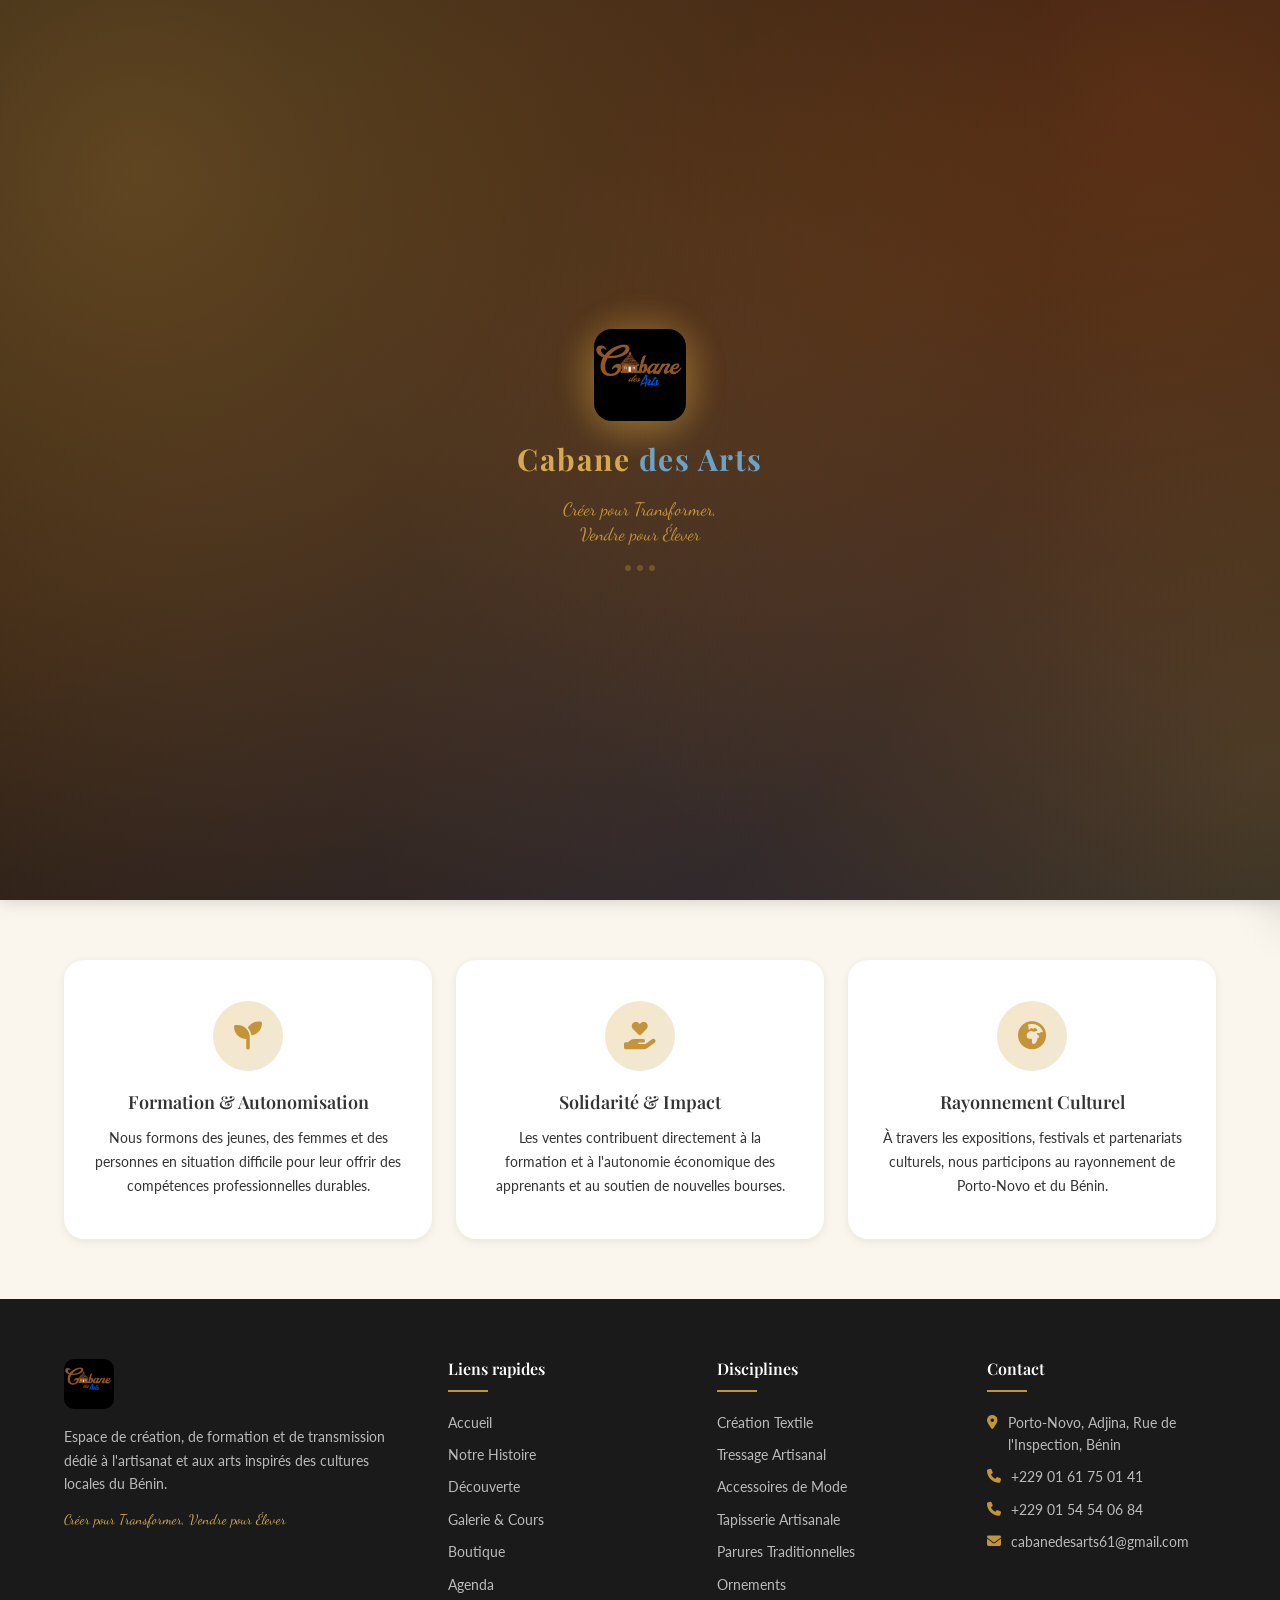
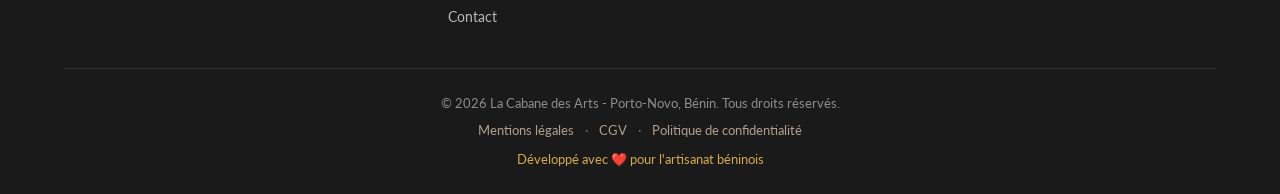
<file: index.html>
<!DOCTYPE html>
<html lang="fr">
<head>
    <meta charset="UTF-8">
    <meta name="viewport" content="width=device-width, initial-scale=1.0">
    <meta name="description" content="Cabane des Arts - Espace de création, formation et transmission dédié à l'artisanat et aux arts inspirés des cultures locales du Bénin">
    <meta name="keywords" content="artisanat Bénin, Porto-Novo, art africain, textile, tressage, accessoires traditionnels">
    <meta name="author" content="Cabane des Arts">
    <meta name="theme-color" content="#C4943B">

    <!-- Open Graph (partage WhatsApp / Facebook / etc.) -->
    <meta property="og:type" content="website">
    <meta property="og:locale" content="fr_FR">
    <meta property="og:site_name" content="Cabane des Arts">
    <meta property="og:title" content="Cabane des Arts - Artisanat & Créations du Bénin">
    <meta property="og:description" content="Espace de création, de formation et de transmission dédié à l'artisanat et aux arts inspirés des cultures locales du Bénin. Créer pour Transformer, Vendre pour Élever.">
    <meta property="og:image" content="https://cabane-des-arts.netlify.app/logo.jpg">
    <meta property="og:url" content="https://cabane-des-arts.netlify.app/">
    
    <title>Accueil | Cabane des Arts</title>
    <link rel="icon" type="image/svg+xml" href="favicon.svg">
    <link rel="icon" type="image/png" sizes="32x32" href="favicon-32x32.png">
    <link rel="icon" type="image/png" sizes="16x16" href="favicon-16x16.png">
    <link rel="apple-touch-icon" sizes="180x180" href="apple-touch-icon.png">
    
    <!-- Google Fonts -->
    <link href="https://fonts.googleapis.com/css2?family=Playfair+Display:wght@400;500;600;700&family=Lato:wght@300;400;700&family=Dancing+Script:wght@400;700&display=swap" rel="stylesheet">
    
    <!-- Font Awesome -->
    <link rel="stylesheet" href="https://cdnjs.cloudflare.com/ajax/libs/font-awesome/6.4.0/css/all.min.css">
    
    <!-- CSS -->
    <link rel="stylesheet" href="style.css">
</head>
<body class="splash-active">
<!-- ========== SPLASH SCREEN ========== -->
    <div id="splashScreen" class="splash-screen">
        <div class="splash-bg"></div>
        <div class="splash-content">
            <div class="splash-logo-wrap">
                <div class="splash-halo"></div>
                <img src="logo.jpg" alt="Logo Cabane des Arts" class="splash-logo">
            </div>
            <div class="splash-title">
                <span style="color: #D4A94F;">Cabane</span>
                <span style="color: #6BA3C7;"> des</span>
                <span style="color: #6BA3C7;">Arts</span>
            </div>
            <div class="splash-subtitle">Créer pour Transformer,<br>Vendre pour Élever</div>
            <div class="splash-dots" aria-hidden="true"><span></span><span></span><span></span></div>
        </div>
    </div>

    <style>
        body.splash-active { overflow: hidden; }

        .splash-screen {
            position: fixed;
            inset: 0;
            z-index: 99999;
            background: linear-gradient(160deg, #1f1410 0%, #2a1810 45%, #1A1A1A 100%);
            display: flex;
            align-items: center;
            justify-content: center;
            transition: opacity 0.7s ease, visibility 0.7s ease;
            overflow: hidden;
        }
        .splash-screen.hidden {
            opacity: 0;
            visibility: hidden;
            pointer-events: none;
        }
        .splash-bg {
            position: absolute;
            inset: -20%;
            background:
                radial-gradient(circle at 22% 28%, rgba(196,148,59,0.38), transparent 55%),
                radial-gradient(circle at 78% 22%, rgba(181,86,26,0.30), transparent 50%),
                radial-gradient(circle at 50% 88%, rgba(67,58,107,0.22), transparent 55%),
                radial-gradient(circle at 85% 75%, rgba(212,169,79,0.22), transparent 50%);
            animation: splashBgDrift 8s ease-in-out infinite alternate;
        }
        .splash-content {
            position: relative;
            display: flex;
            flex-direction: column;
            align-items: center;
            gap: 14px;
        }
        .splash-logo-wrap {
            position: relative;
            width: 92px;
            height: 92px;
            display: flex;
            align-items: center;
            justify-content: center;
        }
        .splash-halo {
            position: absolute;
            inset: -30px;
            border-radius: 50%;
            background: radial-gradient(circle, rgba(196,148,59,0.55), rgba(196,148,59,0.16) 45%, transparent 75%);
            filter: blur(7px);
            opacity: 0;
            animation: splashHaloIn 0.8s ease 0.15s forwards, splashHaloPulse 2.4s ease-in-out 1s infinite alternate;
        }
        .splash-logo {
            position: relative;
            z-index: 1;
            width: 92px;
            height: 92px;
            border-radius: 18px;
            object-fit: cover;
            box-shadow: 0 8px 36px rgba(196,148,59,0.45);
            opacity: 0;
            transform: scale(0.5) rotate(-6deg);
            animation: splashLogoIn 0.7s cubic-bezier(.34,1.56,.64,1) 0.15s forwards;
        }
        .splash-title {
            font-family: 'Playfair Display', serif;
            font-size: 30px;
            font-weight: 700;
            letter-spacing: 1.5px;
            opacity: 0;
            transform: translateY(16px);
            animation: splashTextIn 0.6s ease 0.55s forwards;
        }
        .splash-subtitle {
            font-family: 'Dancing Script', cursive;
            font-size: 18px;
            line-height: 1.4;
            text-align: center;
            color: var(--color-ocre-primary, #C4943B);
            opacity: 0;
            transform: translateY(16px);
            animation: splashTextIn 0.6s ease 0.8s forwards;
        }
        .splash-dots {
            display: flex;
            gap: 6px;
            margin-top: 4px;
            opacity: 0;
            animation: splashTextIn 0.5s ease 1.1s forwards;
        }
        .splash-dots span {
            width: 6px;
            height: 6px;
            border-radius: 50%;
            background: var(--color-ocre-primary, #C4943B);
            opacity: 0.35;
            animation: splashDotPulse 1.1s ease-in-out infinite;
        }
        .splash-dots span:nth-child(2) { animation-delay: 0.15s; }
        .splash-dots span:nth-child(3) { animation-delay: 0.3s; }
        @media (prefers-reduced-motion: reduce) {
            .splash-logo, .splash-title, .splash-subtitle, .splash-bg, .splash-halo, .splash-dots span {
                animation: none !important;
                opacity: 1 !important;
                transform: none !important;
            }
        }
        @keyframes splashBgDrift {
            0%   { transform: scale(1) translate(0,0) rotate(0deg); }
            50%  { transform: scale(1.12) translate(-3%, 2%) rotate(2deg); }
            100% { transform: scale(1.06) translate(2%, -3%) rotate(-1deg); }
        }
        @keyframes splashHaloIn { to { opacity: 1; } }
        @keyframes splashHaloPulse {
            from { transform: scale(0.92); opacity: 0.75; }
            to   { transform: scale(1.08); opacity: 1; }
        }
        @keyframes splashLogoIn {
            to { opacity: 1; transform: scale(1) rotate(0deg); }
        }
        @keyframes splashTextIn {
            to { opacity: 1; transform: translateY(0); }
        }
        @keyframes splashDotPulse {
            0%, 80%, 100% { opacity: 0.35; transform: scale(0.85); }
            40% { opacity: 1; transform: scale(1.15); }
        }
    </style>

    <script>
        (function() {
            var splash = document.getElementById('splashScreen');
            function closeSplash() {
                if (!splash) return;
                splash.classList.add('hidden');
                document.body.classList.remove('splash-active');
            }
            window.addEventListener('load', function() {
                setTimeout(closeSplash, 2200);
            });
            // Sécurité : si jamais "load" tarde trop (connexion lente), on n'affiche pas le splash indéfiniment
            setTimeout(closeSplash, 5000);
        })();
    </script>

<!-- ========== HEADER ========== -->
    <header class="header" id="header">
        <!-- Barre supérieure -->
        <div class="top-bar">
            <div class="container">
                <div class="top-bar-content">
                    <div class="top-bar-left">
                        <a href="tel:+22961750141" class="top-bar-item">
                            <i class="fas fa-phone"></i> +229 01 61 75 01 41
                        </a>
                        <span class="top-bar-separator">|</span>
                        <a href="tel:+2290154540684" class="top-bar-item">
                            <i class="fas fa-phone"></i> +229 01 54 54 06 84
                        </a>
                        <span class="top-bar-separator">|</span>
                        <a href="mailto:cabanedesarts61@gmail.com" class="top-bar-item">
                            <i class="fas fa-envelope"></i> cabanedesarts61@gmail.com
                        </a>
                    </div>
                    <div class="top-bar-right">
                        <div class="social-links">
                            <a href="https://www.facebook.com/CabaneDesArts" target="_blank" class="social-link" aria-label="Facebook"><i class="fab fa-facebook-f"></i></a>
                            <a href="https://www.instagram.com/cabane_des_arts" target="_blank" class="social-link" aria-label="Instagram"><i class="fab fa-instagram"></i></a>
                            <a href="https://www.youtube.com/channel/UCnYrRoik0l54eAIrJpQTi5w" target="_blank" class="social-link" aria-label="YouTube"><i class="fab fa-youtube"></i></a>
                            <a href="https://wa.me/22961750141?text=Bonjour%20Cabane%20des%20Arts" target="_blank" class="social-link" aria-label="WhatsApp"><i class="fab fa-whatsapp"></i></a>
                        </div>
                        <div class="language-switcher">
                            <button class="lang-btn active" data-lang="fr" aria-label="Français">FR</button>
                            <span class="lang-separator">|</span>
                            <button class="lang-btn" data-lang="en" aria-label="English">EN</button>
                        </div>
                    </div>
                </div>
            </div>
        </div>
        
        <!-- Navigation principale -->
        <nav class="navbar">
            <div class="container">
                <div class="nav-content">
                    <a href="index.html" class="logo">
                        <img src="logo.jpg" alt="Logo" style="width:50px; height:50px; border-radius:10px;">
                        <div class="logo-text">
                            <span class="logo-title">Cabane des Arts</span>
                            <span class="logo-subtitle">Porto-Novo, Bénin</span>
                        </div>
                    </a>
                    
                    <ul class="nav-menu" id="navMenu">
                        <li class="nav-item">
                            <a href="index.html" class="nav-link active" data-i18n="nav.home">Accueil</a>
                        </li>
                        <li class="nav-item">
                            <a href="histoire.html" class="nav-link" data-i18n="nav.story">Notre Histoire</a>
                        </li>
                        <li class="nav-item">
                            <a href="decouverte.html" class="nav-link" data-i18n="nav.discovery">Découverte</a>
                        </li>
                        <li class="nav-item">
                            <a href="galerie.html" class="nav-link" data-i18n="nav.gallery">Galerie & Cours</a>
                        </li>
                        <li class="nav-item">
                            <a href="boutique.html" class="nav-link" data-i18n="nav.shop">Boutique</a>
                        </li>
                        <li class="nav-item">
                            <a href="agenda.html" class="nav-link" data-i18n="nav.events">Agenda</a>
                        </li>
                        <li class="nav-item">
                            <a href="contact.html" class="nav-link" data-i18n="nav.contact">Contact</a>
                        </li>
                    </ul>
                    
                    <div class="nav-actions">
                        <button class="cart-btn" id="cartBtn" aria-label="Panier">
                            <i class="fas fa-shopping-bag"></i>
                            <span class="cart-count" id="cartCount">0</span>
                        </button>
                        <!-- BOUTON MODE SOMBRE -->
                        <button id="theme-toggle" class="theme-toggle">
                            🌙 Mode Sombre
                        </button>
                        <button class="hamburger" id="hamburger" aria-label="Menu" aria-expanded="false">
                            <span class="bar"></span>
                            <span class="bar"></span>
                            <span class="bar"></span>
                        </button>
                    </div>
                </div>
            </div>
        </nav>
    </header>

    <!-- ========== PANIER LATÉRAL ========== -->
    <div class="cart-overlay" id="cartOverlay"></div>
    <div class="cart-sidebar" id="cartSidebar">
        <div class="cart-header">
            <h3><i class="fas fa-shopping-bag"></i> <span data-i18n="cart.title">Mon Panier</span></h3>
            <button class="cart-close" id="cartClose" aria-label="Fermer le panier">&times;</button>
        </div>
        <div class="cart-body" id="cartBody">
            <div class="cart-empty" id="cartEmpty">
                <i class="fas fa-shopping-cart"></i>
                <p data-i18n="cart.empty">Votre panier est vide</p>
            </div>
            <div class="cart-items" id="cartItems"></div>
        </div>
        <div class="cart-footer" id="cartFooter" style="display: none;">
            <div class="cart-total">
                <span data-i18n="cart.total">Total</span>
                <span id="cartTotal">0 FCFA</span>
            </div>
            <button class="btn btn-primary btn-full" id="checkoutBtn">
                <i class="fas fa-lock"></i> <span data-i18n="cart.checkout">Commander</span>
            </button>
            <div class="payment-methods">
                <span><i class="fas fa-mobile-alt"></i> MTN MoMo</span>
                <span><i class="fas fa-mobile-alt"></i> Moov Money</span>
                <span><i class="fas fa-mobile-alt"></i> Celtiis</span>
            </div>
        </div>
    </div>

    
<!-- ========== SECTION HÉRO ========== -->
    <section id="accueil" class="hero">
        <div class="hero-slider">
            <div class="hero-slide active" style="background-image: url('image7.jpg')"></div>
            <div class="hero-slide" style="background-image: url('tapisserie-1-eventails-circulaires-wax.jpg')"></div>
            <div class="hero-slide" style="background-image: url('image6.jpg')"></div>
            <div class="hero-slide" style="background-image: url('image5-hero.jpg')"></div>
            <div class="hero-slide" style="background-image: url('image-3-hero.jpg')"></div>
            <div class="hero-slide" style="background-image: url('image-1-hero.jpg')"></div>
        </div>
        <div class="hero-overlay"></div>
        <div class="container">
            <div class="hero-content">
                <div class="hero-badge">
                    <i class="fas fa-star"></i>
                    <span data-i18n="hero.badge">Artisanat Traditionnel Béninois</span>
                </div>
                <h1 class="hero-title">
                    <span style="color: #8B6B3D;">Cabane</span>
                    <span style="color: #1B3A6B;"> des</span>
                    <span style="color: #1B3A6B;">Arts</span>
                </h1>
                <p class="hero-slogan" data-i18n="hero.slogan">Créer pour Transformer, Vendre pour Élever</p>
                <p class="hero-description" data-i18n="hero.description">
                    Espace de création, de formation et de transmission dédié à l'artisanat 
                    et aux arts inspirés des cultures locales du Bénin
                </p>
                <div class="hero-buttons">
                    <a href="boutique.html" class="btn btn-primary">
                        <i class="fas fa-shopping-bag"></i>
                        <span data-i18n="hero.shop">Découvrir nos créations</span>
                    </a>
                    <a href="galerie.html" class="btn btn-outline">
                        <i class="fas fa-palette"></i>
                        <span data-i18n="hero.ateliers">Voir les ateliers</span>
                    </a>
                    <a href="contact.html" class="btn btn-outline">
                        <i class="fas fa-envelope"></i>
                        <span data-i18n="hero.contact">Nous contacter</span>
                    </a>
                </div>
                <div class="hero-features">
                    <div class="feature-item">
                        <i class="fas fa-medal"></i>
                        <span data-i18n="hero.feature1">Savoir-faire traditionnel</span>
                    </div>
                    <div class="feature-item">
                        <i class="fas fa-hand-holding-heart"></i>
                        <span data-i18n="hero.feature2">Commerce équitable</span>
                    </div>
                    <div class="feature-item">
                        <i class="fas fa-globe-africa"></i>
                        <span data-i18n="hero.feature3">Livraison internationale</span>
                    </div>
                </div>
            </div>
        </div>

    </section>

    <!-- ========== SECTION MISSION ========== -->
    <section class="mission-section">
        <div class="container">
            <div class="mission-cards">
                <div class="mission-card">
                    <div class="card-icon">
                        <i class="fas fa-seedling"></i>
                    </div>
                    <h3 data-i18n="mission.title1">Formation & Autonomisation</h3>
                    <p data-i18n="mission.desc1">
                        Nous formons des jeunes, des femmes et des personnes en situation difficile 
                        pour leur offrir des compétences professionnelles durables.
                    </p>
                </div>
                
                <div class="mission-card">
                    <div class="card-icon">
                        <i class="fas fa-hand-holding-heart"></i>
                    </div>
                    <h3 data-i18n="mission.title2">Solidarité & Impact</h3>
                    <p data-i18n="mission.desc2">
                        Les ventes contribuent directement à la formation et à l'autonomie 
                        économique des apprenants et au soutien de nouvelles bourses.
                    </p>
                </div>
                
                <div class="mission-card">
                    <div class="card-icon">
                        <i class="fas fa-globe-africa"></i>
                    </div>
                    <h3 data-i18n="mission.title3">Rayonnement Culturel</h3>
                    <p data-i18n="mission.desc3">
                        À travers les expositions, festivals et partenariats culturels, nous 
                        participons au rayonnement de Porto-Novo et du Bénin.
                    </p>
                </div>
            </div>
        </div>
    </section>

    
<!-- ========== FOOTER ========== -->
    <footer class="footer">
        <div class="container">
            <div class="footer-grid">
                <div class="footer-col footer-about">
                    <div class="footer-logo">
                        <img src="logo.jpg" alt="La Cabane des Arts" class="logo-img">
                    </div>
                    <p data-i18n="footer.desc">
                        Espace de création, de formation et de transmission dédié à l'artisanat 
                        et aux arts inspirés des cultures locales du Bénin.
                    </p>
                    <p class="footer-slogan" data-i18n="footer.slogan">Créer pour Transformer, Vendre pour Élever</p>
                </div>
                
                <div class="footer-col">
                    <h4 data-i18n="footer.quicklinks">Liens rapides</h4>
                    <ul>
                        <li><a href="index.html" data-i18n="nav.home">Accueil</a></li>
                        <li><a href="histoire.html" data-i18n="nav.story">Notre Histoire</a></li>
                        <li><a href="decouverte.html" data-i18n="nav.discovery">Découverte</a></li>
                        <li><a href="galerie.html" data-i18n="nav.gallery">Galerie & Cours</a></li>
                        <li><a href="boutique.html" data-i18n="nav.shop">Boutique</a></li>
                        <li><a href="agenda.html" data-i18n="nav.events">Agenda</a></li>
                        <li><a href="contact.html" data-i18n="nav.contact">Contact</a></li>
                    </ul>
                </div>
                
                <div class="footer-col">
                    <h4 data-i18n="footer.disciplines">Disciplines</h4>
                    <ul>
                        <li><span data-i18n="tags.textile">Création Textile</span></li>
                        <li><span data-i18n="tags.tressage">Tressage Artisanal</span></li>
                        <li><span data-i18n="tags.accessoires">Accessoires de Mode</span></li>
                        <li><span data-i18n="tags.tapisserie">Tapisserie Artisanale</span></li>
                        <li><span data-i18n="tags.parures">Parures Traditionnelles</span></li>
                        <li><span data-i18n="tags.ornements">Ornements</span></li>
                    </ul>
                </div>
                
                <div class="footer-col">
                    <h4 data-i18n="footer.contact">Contact</h4>
                    <ul class="footer-contact">
                        <li><i class="fas fa-map-marker-alt"></i> Porto-Novo, Adjina, Rue de l'Inspection, Bénin</li>
                        <li><i class="fas fa-phone"></i> +229 01 61 75 01 41</li>
                        <li><i class="fas fa-phone"></i> +229 01 54 54 06 84</li>
                        <li><i class="fas fa-envelope"></i> cabanedesarts61@gmail.com</li>
                    </ul>
                </div>
            </div>
            
            <div class="footer-bottom">
                <p>&copy; 2026 La Cabane des Arts - Porto-Novo, Bénin. <span data-i18n="footer.rights">Tous droits réservés.</span></p>
                <p class="footer-legal-links">
                    <a href="mentions-legales.html">Mentions légales</a>
                    <span class="footer-legal-sep">·</span>
                    <a href="cgv.html">CGV</a>
                    <span class="footer-legal-sep">·</span>
                    <a href="politique-confidentialite.html">Politique de confidentialité</a>
                </p>
                <p class="footer-credit">Développé avec ❤️ pour l'artisanat béninois</p>
            </div>
        </div>
    </footer>

    <!-- ========== BANNIÈRE COOKIES ========== -->
    <div class="cookie-banner" id="cookie-banner">
        <div class="cookie-banner-content">
            <p>
                Ce site utilise des cookies et des technologies similaires (stockage local) pour faire fonctionner le panier d'achat, retenir vos préférences (langue, mode sombre) et mesurer la fréquentation. Vous pouvez accepter ou refuser les cookies non essentiels.
                <a href="politique-confidentialite.html">En savoir plus</a>
            </p>
            <div class="cookie-banner-actions">
                <button id="cookie-decline" class="btn btn-outline">Refuser</button>
                <button id="cookie-accept" class="btn btn-primary">Accepter</button>
            </div>
        </div>
    </div>

    
<!-- ========== MODAL RÉSERVATION ATELIER ========== -->
    <div class="modal-overlay" id="reservationModal">
        <div class="modal">
            <button class="modal-close" id="modalClose" aria-label="Fermer">&times;</button>
            <div class="modal-header">
                <h3 data-i18n="modal.reservation">Réservation d'atelier</h3>
            </div>
            <div class="modal-body">
                <p class="modal-info" id="modalAtelierInfo"></p>
                <p class="modal-info" id="modalAtelierPrice"></p>
                <p class="modal-note" data-i18n="modal.deposit">
                    Un acompte de 30% est requis pour confirmer votre réservation.
                </p>
                <form id="reservationForm">
                    <input type="hidden" id="resAtelier" name="atelier">
                    <input type="hidden" id="resPrice" name="price">
                    <div class="form-group">
                        <label for="resName" data-i18n="modal.name">Nom complet *</label>
                        <input type="text" id="resName" name="name" required>
                    </div>
                    <div class="form-group">
                        <label for="resEmail" data-i18n="modal.email">Email *</label>
                        <input type="email" id="resEmail" name="email" required>
                    </div>
                    <div class="form-group">
                        <label for="resPhone" data-i18n="modal.phone">Téléphone *</label>
                        <input type="tel" id="resPhone" name="phone" required>
                    </div>
                    <div class="form-group">
                        <label for="resDate" data-i18n="modal.date">Date souhaitée</label>
                        <input type="date" id="resDate" name="date">
                    </div>
                    <div class="form-group">
                        <label for="resPayment" data-i18n="modal.payment">Mode de paiement</label>
                        <select id="resPayment" name="payment">
                            <option value="mtn">MTN Mobile Money</option>
                            <option value="moov">Moov Money</option>
                            <option value="celtiis">Celtiis</option>
                            <option value="livraison">Paiement à la livraison</option>
                        </select>
                    </div>
                    <button type="submit" class="btn btn-primary btn-full">
                        <i class="fas fa-check"></i> <span data-i18n="modal.confirm">Confirmer la réservation</span>
                    </button>
                </form>
            </div>
        </div>
    </div>

     <!-- ========== MODAL COMMANDE ========== -->
<div class="modal-overlay" id="checkoutModal">
    <div class="modal">
        <button class="modal-close" id="checkoutModalClose" aria-label="Fermer">&times;</button>
        <div class="modal-header">
            <h3 data-i18n="checkout.title">Finaliser la commande</h3>
        </div>
        <div class="modal-body">
            <div class="checkout-summary" id="checkoutSummary"></div>
            <div class="checkout-total">
                <strong data-i18n="checkout.total">Total :</strong>
                <span id="checkoutTotalPrice">0 FCFA</span>
            </div>
            
            <form id="checkoutForm">
                <div class="form-group">
                    <label for="checkoutName" data-i18n="checkout.name">Nom complet *</label>
                    <input type="text" id="checkoutName" name="name" placeholder="Votre nom complet" required>
                </div>
                <div class="form-group">
                    <label for="checkoutEmail" data-i18n="checkout.email">Email *</label>
                    <input type="email" id="checkoutEmail" name="email" placeholder="votre@email.com" required>
                </div>
                <div class="form-group">
                    <label for="checkoutPhone" data-i18n="checkout.phone">Téléphone Mobile Money *</label>
                    <input type="tel" id="checkoutPhone" name="phone" placeholder="+229 90 00 00 01" required>
                    <small style="color: var(--text-light); font-size: 12px;">
                        <i class="fas fa-info-circle"></i> 
                        Numéro MTN, Moov ou Celtiis pour le paiement
                    </small>
                </div>
                <div class="form-group">
                    <label for="checkoutAddress" data-i18n="checkout.address">Adresse de livraison</label>
                    <textarea id="checkoutAddress" name="address" rows="2" placeholder="Votre adresse complète (optionnel)"></textarea>
                </div>
                <div class="form-group">
                    <label for="checkoutDelivery" data-i18n="checkout.delivery">Mode de livraison</label>
                    <select id="checkoutDelivery" name="delivery">
                        <option value="pickup">📍 Retrait à la Cabane (Porto-Novo)</option>
                        <option value="local">🚚 Livraison locale (Porto-Novo)</option>
                        <option value="national">🚛 Livraison nationale (Bénin)</option>
                        <option value="international">✈️ Livraison internationale</option>
                    </select>
                </div>
                
                <div style="background: var(--color-ocre-pale); padding: 12px 16px; border-radius: var(--border-radius); margin-bottom: 16px;">
                    <p style="font-size: 13px; color: var(--color-ocre-dark); margin: 0; display: flex; align-items: center; gap: 8px;">
                        <i class="fas fa-lock" style="color: var(--color-ocre-primary);"></i>
                        <span>Paiement sécurisé via <strong>MTN MoMo, Moov Money ou Celtiis</strong></span>
                    </p>
                </div>
                
                <button type="submit" class="btn btn-primary btn-full" id="checkoutSubmitBtn">
                    <i class="fas fa-credit-card"></i>
                    <span>Payer avec Mobile Money</span>
                </button>
            </form>
        </div>
    </div>
</div>

    <!-- ========== NOTIFICATION TOAST ========== -->
    <div class="toast-container" id="toastContainer"></div>

    <!-- ========== BOUTON RETOUR EN HAUT ========== -->
    <button class="back-to-top" id="backToTop" aria-label="Retour en haut">
        <i class="fas fa-chevron-up"></i>
    </button>

    <!-- JavaScript -->
    <script src="script.js"></script>

    <script>
    // ===== AVIS CLIENTS =====
    const AVIS_API = 'https://cabane-des-arts-backend.onrender.com/api';

    // Charger les avis validés
    async function loadAvisPublic() {
        const grid = document.getElementById('temoignagesGrid');
        try {
            const res = await fetch(AVIS_API + '/avis');
            const avis = await res.json();

            if (avis.length === 0) {
                grid.innerHTML = '<div style="text-align:center;padding:40px;color:#8A7B6A;font-size:15px;grid-column:1/-1;">Soyez le premier à laisser un avis !</div>';
                return;
            }

            grid.innerHTML = avis.map(a => {
                const etoiles = '★'.repeat(a.note) + '☆'.repeat(5 - a.note);
                const date = new Date(a.created_at).toLocaleDateString('fr-FR', {day:'2-digit', month:'long', year:'numeric'});
                return '<div class="temoignage-card">' +
                    '<div class="temoignage-stars" style="color:#C8922A;font-size:20px;margin-bottom:12px;">' + etoiles + '</div>' +
                    '<p class="temoignage-text">"' + a.commentaire + '"</p>' +
                    '<div class="temoignage-author">' +
                    '<div class="author-avatar" style="width:44px;height:44px;border-radius:50%;background:linear-gradient(135deg,#B5561A,#C8922A);display:flex;align-items:center;justify-content:center;color:white;font-weight:700;font-size:18px;">' + a.nom.charAt(0).toUpperCase() + '</div>' +
                    '<div><strong>' + a.nom + '</strong>' +
                    (a.produit ? '<div style="font-size:12px;color:#8A7B6A;">' + a.produit + '</div>' : '') +
                    '<div style="font-size:11px;color:#B0A090;">' + date + '</div></div>' +
                    '</div>' +
                    '</div>';
            }).join('');
        } catch(err) {
            grid.innerHTML = '<div style="text-align:center;padding:40px;color:#8A7B6A;grid-column:1/-1;">Impossible de charger les avis.</div>';
        }
    }

    // Étoiles interactives
    document.querySelectorAll('.star').forEach(star => {
        star.addEventListener('click', function() {
            const val = parseInt(this.dataset.value);
            document.getElementById('avisNote').value = val;
            document.querySelectorAll('.star').forEach((s, i) => {
                s.classList.toggle('active', i < val);
            });
        });
        star.addEventListener('mouseover', function() {
            const val = parseInt(this.dataset.value);
            document.querySelectorAll('.star').forEach((s, i) => {
                s.style.color = i < val ? '#C8922A' : '#E8DDD0';
            });
        });
        star.addEventListener('mouseout', function() {
            const note = parseInt(document.getElementById('avisNote').value);
            document.querySelectorAll('.star').forEach((s, i) => {
                s.style.color = i < note ? '#C8922A' : '#E8DDD0';
            });
        });
    });

    // Soumettre un avis
    document.getElementById('avisForm').addEventListener('submit', async function(e) {
        e.preventDefault();
        const nom = document.getElementById('avisNom').value.trim();
        const email = document.getElementById('avisEmail').value.trim();
        const produit = document.getElementById('avisProduit').value.trim();
        const note = parseInt(document.getElementById('avisNote').value);
        const commentaire = document.getElementById('avisCommentaire').value.trim();

        if (!nom || !email || !commentaire) {
            showToast('Veuillez remplir tous les champs obligatoires.', 'error');
            return;
        }
        if (note === 0) {
            showToast('Veuillez sélectionner une note.', 'error');
            return;
        }

        try {
            const res = await fetch(AVIS_API + '/avis', {
                method: 'POST',
                headers: { 'Content-Type': 'application/json' },
                body: JSON.stringify({ nom, email, produit, note, commentaire })
            });
            const data = await res.json();
            if (res.ok) {
                showToast('✅ Merci ! Votre avis sera publié après validation.', 'success');
                document.getElementById('avisForm').reset();
                document.getElementById('avisNote').value = 0;
                document.querySelectorAll('.star').forEach(s => s.classList.remove('active'));
            } else {
                showToast(data.erreur || 'Erreur lors de la soumission.', 'error');
            }
        } catch(err) {
            showToast('Impossible de joindre le serveur.', 'error');
        }
    });

    // Charger les avis au démarrage
    loadAvisPublic();
    </script>


    <!-- ===== BOUTON FLOTTANT RÉSEAUX SOCIAUX ===== -->
    <div class="floating-social" id="floatingSocial">
        <button class="float-main" id="floatMain" onclick="toggleSocial()" title="Nous contacter">
            <i class="fas fa-share-alt"></i>
        </button>
        <div class="float-items" id="floatItems">
            <a href="https://wa.me/22961750141?text=Bonjour%20Cabane%20des%20Arts%2C%20je%20vous%20contacte%20depuis%20votre%20site%20web." 
               target="_blank" class="float-item whatsapp" title="WhatsApp">
                <i class="fab fa-whatsapp"></i>
            </a>
            <a href="https://www.facebook.com/CabaneDesArts" 
               target="_blank" class="float-item facebook" title="Facebook">
                <i class="fab fa-facebook-f"></i>
            </a>
            <a href="https://www.instagram.com/cabane_des_arts" 
               target="_blank" class="float-item instagram" title="Instagram">
                <i class="fab fa-instagram"></i>
            </a>
            <a href="https://vm.tiktok.com/ZS9FFyeX7g1RM-Fwqan/" 
               target="_blank" class="float-item tiktok" title="TikTok">
                <i class="fab fa-tiktok"></i>
            </a>
            <a href="https://www.youtube.com/channel/UCnYrRoik0l54eAIrJpQTi5w" 
               target="_blank" class="float-item youtube" title="YouTube">
                <i class="fab fa-youtube"></i>
            </a>
        </div>
    </div>

    <style>
    .floating-social {
        position: fixed;
        bottom: 32px;
        right: 28px;
        z-index: 9998;
        display: flex;
        flex-direction: column-reverse;
        align-items: center;
        gap: 12px;
    }

    .float-main {
        width: 56px;
        height: 56px;
        border-radius: 50%;
        background: linear-gradient(135deg, #B5561A, #C8922A);
        border: none;
        color: white;
        font-size: 20px;
        cursor: pointer;
        box-shadow: 0 4px 20px rgba(181,86,26,0.4);
        transition: all 0.3s ease;
        display: flex;
        align-items: center;
        justify-content: center;
    }

    .float-main:hover {
        transform: scale(1.1);
        box-shadow: 0 6px 28px rgba(181,86,26,0.5);
    }

    .float-main.open {
        background: linear-gradient(135deg, #555, #333);
        transform: rotate(45deg);
    }

    .float-items {
        display: flex;
        flex-direction: column-reverse;
        align-items: center;
        gap: 10px;
        overflow: hidden;
        max-height: 0;
        transition: max-height 0.4s ease, opacity 0.3s ease;
        opacity: 0;
    }

    .float-items.open {
        max-height: 400px;
        opacity: 1;
    }

    .float-item {
        width: 46px;
        height: 46px;
        border-radius: 50%;
        display: flex;
        align-items: center;
        justify-content: center;
        color: white;
        font-size: 18px;
        text-decoration: none;
        box-shadow: 0 3px 12px rgba(0,0,0,0.2);
        transition: transform 0.2s ease, box-shadow 0.2s ease;
        position: relative;
    }

    .float-item:hover {
        transform: scale(1.15);
        box-shadow: 0 5px 18px rgba(0,0,0,0.3);
    }

    .float-item::before {
        content: attr(title);
        position: absolute;
        right: 56px;
        background: rgba(0,0,0,0.75);
        color: white;
        padding: 4px 10px;
        border-radius: 6px;
        font-size: 12px;
        white-space: nowrap;
        opacity: 0;
        transition: opacity 0.2s;
        pointer-events: none;
    }

    .float-item:hover::before {
        opacity: 1;
    }

    .float-item.whatsapp  { background: #25D366; }
    .float-item.facebook  { background: #1877F2; }
    .float-item.instagram { background: linear-gradient(135deg, #f09433, #e6683c, #dc2743, #cc2366, #bc1888); }
    .float-item.tiktok    { background: #010101; }
    .float-item.youtube   { background: #FF0000; }
    </style>

    <script>
    function toggleSocial() {
        const btn = document.getElementById('floatMain');
        const items = document.getElementById('floatItems');
        btn.classList.toggle('open');
        items.classList.toggle('open');
    }

    // Fermer si on clique ailleurs
    document.addEventListener('click', function(e) {
        const social = document.getElementById('floatingSocial');
        if (!social.contains(e.target)) {
            document.getElementById('floatMain').classList.remove('open');
            document.getElementById('floatItems').classList.remove('open');
        }
    });
    </script>


    <script>

    // ===== SCROLL FLUIDE + ANIMATION TITRE =====
    document.querySelectorAll('a[href^="#"]').forEach(function(link) {
        link.addEventListener('click', function(e) {
            var href = this.getAttribute('href');
            if (href === '#') return;
            var target = document.querySelector(href);
            if (!target) return;
            e.preventDefault();

            target.scrollIntoView({ behavior: 'smooth', block: 'start' });

            setTimeout(function() {
                var title = target.querySelector('.section-title, h2, h1');
                if (!title) return;
                title.style.transition = 'color 0.3s ease, transform 0.3s ease';
                title.style.color = '#B5561A';
                title.style.transform = 'translateX(8px)';
                setTimeout(function() {
                    title.style.color = '';
                    title.style.transform = '';
                    setTimeout(function() {
                        title.style.transition = '';
                    }, 400);
                }, 800);
            }, 600);
        });
    });
    </script>


    <script>
    // ===== AGENDA DYNAMIQUE =====
    async function loadAgenda() {
        const grid = document.getElementById('agendaGrid');
        try {
            const res = await fetch('https://cabane-des-arts-backend.onrender.com/api/evenements');
            const evenements = await res.json();

            if (evenements.length === 0) {
                grid.innerHTML = '<div style="text-align:center;padding:60px 20px;color:#8A7B6A;grid-column:1/-1;">' +
                    '<div style="font-size:48px;margin-bottom:16px;">📅</div>' +
                    '<p style="font-size:16px;">Aucun événement prévu pour le moment.</p>' +
                    '<p style="font-size:14px;margin-top:8px;">Revenez bientôt !</p>' +
                    '</div>';
                return;
            }

            grid.innerHTML = evenements.map(ev => {
                const date = new Date(ev.date_debut);
                const jour = date.toLocaleDateString("fr-FR", { day: "2-digit" });
                const mois = date.toLocaleDateString("fr-FR", { month: "short" }).toUpperCase();
                const annee = date.getFullYear();
                const prix = ev.prix > 0 ? Number(ev.prix).toLocaleString("fr-FR") + " FCFA" : "Gratuit";
                const typeColors = {
                    atelier: "#B5561A",
                    exposition: "#1B3A6B",
                    vente: "#2D7A4F",
                    evenement: "#C8922A"
                };
                const color = typeColors[ev.type] || "#B5561A";

                return '<div class="agenda-card" style="background:white;border-radius:16px;overflow:hidden;box-shadow:0 4px 20px rgba(0,0,0,0.08);border:1px solid #E8DDD0;display:flex;flex-direction:column;">' +
                    '<div style="background:' + color + ';padding:20px 24px;display:flex;align-items:center;gap:16px;">' +
                    '<div style="text-align:center;color:white;">' +
                    '<div style="font-size:36px;font-weight:700;line-height:1;">' + jour + '</div>' +
                    '<div style="font-size:13px;letter-spacing:2px;">' + mois + ' ' + annee + '</div>' +
                    '</div>' +
                    '<div style="width:1px;height:50px;background:rgba(255,255,255,0.3);"></div>' +
                    '<div>' +
                    '<span style="background:rgba(255,255,255,0.2);color:white;padding:3px 10px;border-radius:20px;font-size:11px;text-transform:uppercase;letter-spacing:1px;">' + ev.type + '</span>' +
                    '</div>' +
                    '</div>' +
                    '<div style="padding:20px 24px;flex:1;">' +
                    '<h3 style="font-family:Playfair Display,serif;font-size:18px;color:#1A1208;margin-bottom:10px;">' + ev.titre + '</h3>' +
                    '<p style="font-size:14px;color:#8A7B6A;line-height:1.6;margin-bottom:16px;">' + ev.description + '</p>' +
                    (ev.lieu ? '<div style="display:flex;align-items:center;gap:8px;font-size:13px;color:#8A7B6A;margin-bottom:8px;"><span>📍</span>' + ev.lieu + '</div>' : '') +
                    '<div style="display:flex;align-items:center;justify-content:space-between;margin-top:16px;padding-top:16px;border-top:1px solid #E8DDD0;">' +
                    '<span style="font-weight:700;color:' + color + ';font-size:15px;">' + prix + '</span>' +
                    (ev.prix > 0 ? '<button onclick="reserverEvenement(\'' + ev.titre.replace(/'/g, "\\'") + '\',' + ev.prix + ')" style="padding:8px 18px;background:' + color + ';color:white;border-radius:8px;border:none;cursor:pointer;font-family:inherit;font-size:13px;font-weight:600;">Réserver</button>' : '<span style="padding:8px 18px;background:#EAFAF1;color:#2D7A4F;border-radius:8px;font-size:13px;font-weight:600;">Entrée libre</span>') +
                    '</div>' +
                    '</div>' +
                    '</div>';
            }).join('');

        } catch(err) {
            grid.innerHTML = '<div style="text-align:center;padding:40px;color:#8A7B6A;grid-column:1/-1;">Impossible de charger les événements.</div>';
        }
    }

    // Style de la grille agenda
    document.addEventListener("DOMContentLoaded", function() {
        const grid = document.getElementById("agendaGrid");
        if (grid) {
            grid.style.display = "grid";
            grid.style.gridTemplateColumns = "repeat(auto-fill, minmax(300px, 1fr))";
            grid.style.gap = "24px";
        }
        loadAgenda();
    });
    </script>


    <script>
    function reserverEvenement(titre, prix) {
        document.getElementById('resAtelier').value = titre;
        document.getElementById('resPrice').value = prix;
        document.getElementById('modalAtelierInfo').textContent = 'Événement : ' + titre;
        document.getElementById('modalAtelierPrice').textContent = 'Prix : ' + Number(prix).toLocaleString('fr-FR') + ' FCFA';
        document.getElementById('reservationModal').classList.add('active');
    }
    </script>
<!-- ===== SDK KKIAPAY ===== -->

<!-- ===== SLIDER HERO ===== -->
<script>
(function() {
    const slides = document.querySelectorAll('.hero-slide');
    let current = 0;
    setInterval(function() {
        slides[current].classList.remove('active');
        current = (current + 1) % slides.length;
        slides[current].classList.add('active');
    }, 5000);
})();
</script>
</body>
</html>
</file>
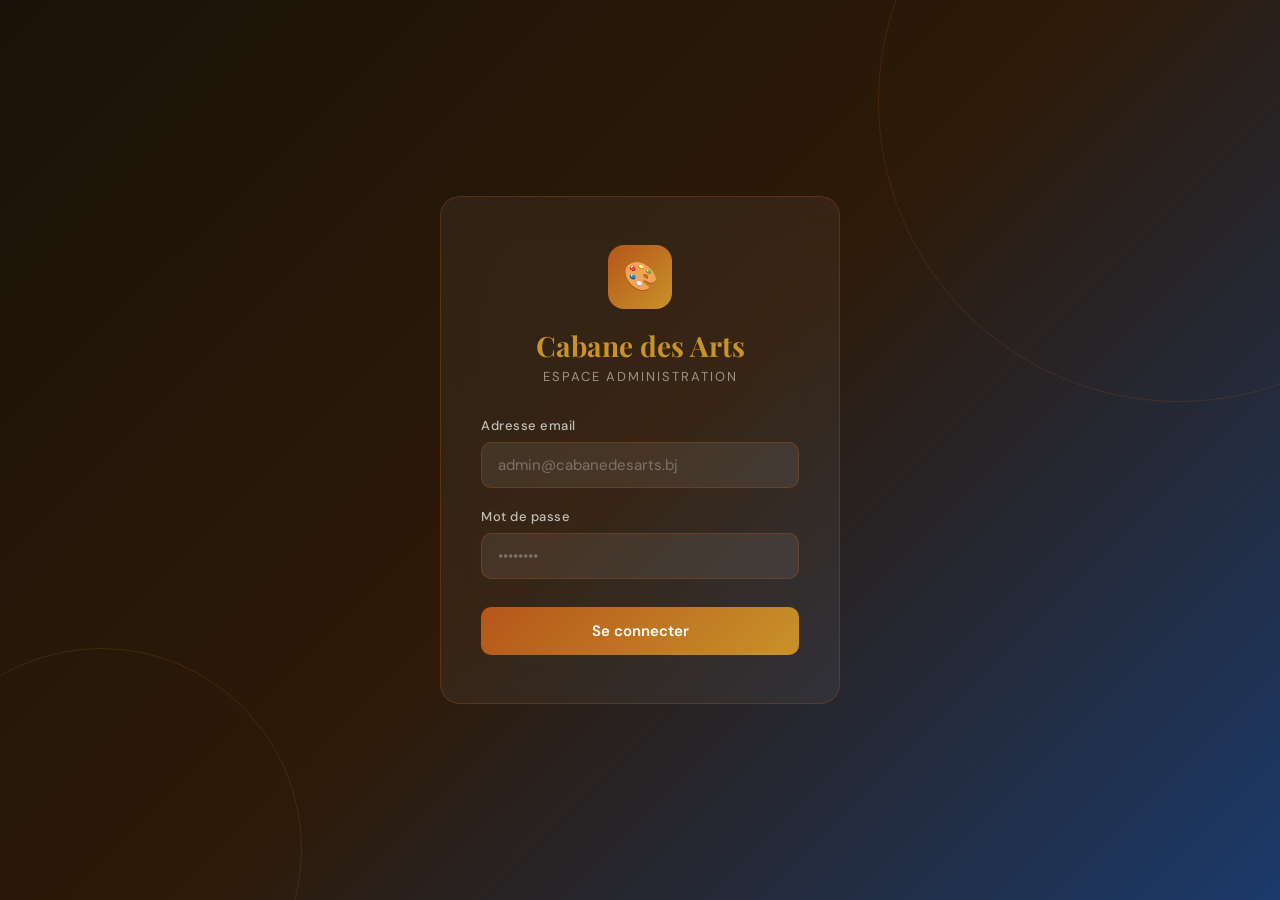
<file: admin.html>
<!DOCTYPE html>
<html lang="fr">
<head>
<meta charset="UTF-8">
<meta name="viewport" content="width=device-width, initial-scale=1.0">
<title>Admin — Cabane des Arts</title>
<link href="https://fonts.googleapis.com/css2?family=Playfair+Display:wght@600;700&family=DM+Sans:wght@300;400;500;600&display=swap" rel="stylesheet">
<style>
  :root {
    --terra: #B5561A;
    --ocre: #C8922A;
    --indigo: #1B3A6B;
    --cream: #FAF6F0;
    --dark: #1A1208;
    --muted: #8A7B6A;
    --success: #2D7A4F;
    --danger: #C0392B;
    --warning: #D68910;
    --border: #E8DDD0;
    --card: #FFFFFF;
    --shadow: 0 2px 16px rgba(26,18,8,0.08);
  }

  * { margin: 0; padding: 0; box-sizing: border-box; }

  body {
    font-family: 'DM Sans', sans-serif;
    background: var(--cream);
    color: var(--dark);
    min-height: 100vh;
  }

  /* ===== LOGIN ===== */
  #loginScreen {
    min-height: 100vh;
    display: flex;
    align-items: center;
    justify-content: center;
    background: linear-gradient(135deg, var(--dark) 0%, #2D1A08 50%, var(--indigo) 100%);
    position: relative;
    overflow: hidden;
  }

  #loginScreen::before {
    content: '';
    position: absolute;
    width: 600px; height: 600px;
    border-radius: 50%;
    border: 1px solid rgba(181,86,26,0.2);
    top: -200px; right: -200px;
  }
  #loginScreen::after {
    content: '';
    position: absolute;
    width: 400px; height: 400px;
    border-radius: 50%;
    border: 1px solid rgba(200,146,42,0.15);
    bottom: -150px; left: -100px;
  }

  .login-box {
    background: rgba(255,255,255,0.05);
    backdrop-filter: blur(20px);
    border: 1px solid rgba(181,86,26,0.3);
    border-radius: 20px;
    padding: 48px 40px;
    width: 400px;
    position: relative;
    z-index: 1;
  }

  .login-logo {
    text-align: center;
    margin-bottom: 32px;
  }

  .login-logo h1 {
    font-family: 'Playfair Display', serif;
    color: var(--ocre);
    font-size: 28px;
    line-height: 1.2;
  }

  .login-logo p {
    color: rgba(255,255,255,0.5);
    font-size: 13px;
    margin-top: 6px;
    letter-spacing: 2px;
    text-transform: uppercase;
  }

  .login-icon {
    width: 64px; height: 64px;
    background: linear-gradient(135deg, var(--terra), var(--ocre));
    border-radius: 16px;
    display: flex; align-items: center; justify-content: center;
    margin: 0 auto 20px;
    font-size: 28px;
  }

  .form-group {
    margin-bottom: 20px;
  }

  .form-group label {
    display: block;
    color: rgba(255,255,255,0.7);
    font-size: 13px;
    font-weight: 500;
    margin-bottom: 8px;
    letter-spacing: 0.5px;
  }

  .form-group input {
    width: 100%;
    padding: 12px 16px;
    background: rgba(255,255,255,0.08);
    border: 1px solid rgba(181,86,26,0.3);
    border-radius: 10px;
    color: white;
    font-family: 'DM Sans', sans-serif;
    font-size: 15px;
    transition: border-color 0.2s;
    outline: none;
  }

  .form-group input:focus {
    border-color: var(--ocre);
    background: rgba(255,255,255,0.12);
  }

  .form-group input::placeholder { color: rgba(255,255,255,0.3); }

  .btn-login {
    width: 100%;
    padding: 14px;
    background: linear-gradient(135deg, var(--terra), var(--ocre));
    border: none;
    border-radius: 10px;
    color: white;
    font-family: 'DM Sans', sans-serif;
    font-size: 15px;
    font-weight: 600;
    cursor: pointer;
    transition: opacity 0.2s, transform 0.1s;
    margin-top: 8px;
  }

  .btn-login:hover { opacity: 0.9; transform: translateY(-1px); }
  .btn-login:active { transform: translateY(0); }

  .login-error {
    background: rgba(192,57,43,0.2);
    border: 1px solid rgba(192,57,43,0.4);
    border-radius: 8px;
    padding: 10px 14px;
    color: #FF8A7A;
    font-size: 13px;
    margin-bottom: 16px;
    display: none;
  }

  /* ===== DASHBOARD ===== */
  #dashboard { display: none; }

  .sidebar {
    width: 240px;
    background: var(--dark);
    min-height: 100vh;
    position: fixed;
    left: 0; top: 0;
    display: flex;
    flex-direction: column;
    z-index: 100;
  }

  .sidebar-logo {
    padding: 28px 24px;
    border-bottom: 1px solid rgba(255,255,255,0.08);
  }

  .sidebar-logo h2 {
    font-family: 'Playfair Display', serif;
    color: var(--ocre);
    font-size: 18px;
  }

  .sidebar-logo p {
    color: rgba(255,255,255,0.4);
    font-size: 11px;
    text-transform: uppercase;
    letter-spacing: 1.5px;
    margin-top: 4px;
  }

  .sidebar-nav {
    padding: 20px 12px;
    flex: 1;
  }

  .nav-item {
    display: flex;
    align-items: center;
    gap: 12px;
    padding: 11px 14px;
    border-radius: 10px;
    cursor: pointer;
    transition: all 0.2s;
    margin-bottom: 4px;
    color: rgba(255,255,255,0.55);
    font-size: 14px;
    font-weight: 500;
  }

  .nav-item:hover { background: rgba(255,255,255,0.06); color: white; }

  .nav-item.active {
    background: linear-gradient(135deg, rgba(181,86,26,0.3), rgba(200,146,42,0.2));
    color: var(--ocre);
    border: 1px solid rgba(181,86,26,0.3);
  }

  .nav-item .icon { font-size: 18px; width: 24px; text-align: center; }

  .badge {
    margin-left: auto;
    background: var(--terra);
    color: white;
    font-size: 11px;
    font-weight: 600;
    padding: 2px 7px;
    border-radius: 20px;
    min-width: 20px;
    text-align: center;
  }

  .sidebar-footer {
    padding: 16px 12px;
    border-top: 1px solid rgba(255,255,255,0.08);
  }

  .btn-logout {
    width: 100%;
    padding: 10px;
    background: rgba(192,57,43,0.15);
    border: 1px solid rgba(192,57,43,0.3);
    border-radius: 8px;
    color: #FF8A7A;
    font-family: 'DM Sans', sans-serif;
    font-size: 13px;
    cursor: pointer;
    transition: all 0.2s;
  }
  .btn-logout:hover { background: rgba(192,57,43,0.25); }

  .main-content {
    margin-left: 240px;
    min-height: 100vh;
    padding: 32px;
  }

  .page-header {
    display: flex;
    align-items: center;
    justify-content: space-between;
    margin-bottom: 28px;
  }

  .page-header h1 {
    font-family: 'Playfair Display', serif;
    font-size: 26px;
    color: var(--dark);
  }

  .page-header p {
    color: var(--muted);
    font-size: 14px;
    margin-top: 4px;
  }

  .btn-refresh {
    padding: 9px 18px;
    background: white;
    border: 1px solid var(--border);
    border-radius: 8px;
    color: var(--dark);
    font-family: 'DM Sans', sans-serif;
    font-size: 13px;
    font-weight: 500;
    cursor: pointer;
    transition: all 0.2s;
    display: flex; align-items: center; gap: 6px;
  }
  .btn-refresh:hover { background: var(--cream); border-color: var(--terra); }

  .btn-vider {
    padding: 9px 18px;
    background: rgba(192,57,43,0.08);
    border: 1px solid rgba(192,57,43,0.3);
    border-radius: 8px;
    color: var(--danger);
    font-family: 'DM Sans', sans-serif;
    font-size: 13px;
    font-weight: 500;
    cursor: pointer;
    transition: all 0.2s;
    display: flex; align-items: center; gap: 6px;
  }
  .btn-vider:hover { background: rgba(192,57,43,0.15); }

  .page-actions { display: flex; gap: 10px; align-items: center; }

  .stats-grid {
    display: grid;
    grid-template-columns: repeat(4, 1fr);
    gap: 16px;
    margin-bottom: 28px;
  }

  .stat-card {
    background: var(--card);
    border: 1px solid var(--border);
    border-radius: 14px;
    padding: 20px 22px;
    box-shadow: var(--shadow);
  }

  .stat-card .stat-label {
    font-size: 12px;
    color: var(--muted);
    text-transform: uppercase;
    letter-spacing: 1px;
    font-weight: 600;
  }

  .stat-card .stat-value {
    font-family: 'Playfair Display', serif;
    font-size: 32px;
    color: var(--dark);
    margin: 6px 0 2px;
    line-height: 1;
  }

  .stat-card .stat-sub {
    font-size: 12px;
    color: var(--muted);
  }

  .stat-card .stat-icon {
    font-size: 24px;
    margin-bottom: 12px;
  }

  .tab-content { display: none; }
  .tab-content.active { display: block; }

  .table-card {
    background: var(--card);
    border: 1px solid var(--border);
    border-radius: 14px;
    box-shadow: var(--shadow);
    overflow: hidden;
  }

  .table-header {
    padding: 18px 24px;
    border-bottom: 1px solid var(--border);
    display: flex;
    align-items: center;
    justify-content: space-between;
  }

  .table-header h3 {
    font-size: 15px;
    font-weight: 600;
    color: var(--dark);
  }

  .table-header span {
    font-size: 13px;
    color: var(--muted);
  }

  table {
    width: 100%;
    border-collapse: collapse;
  }

  thead th {
    padding: 12px 20px;
    text-align: left;
    font-size: 12px;
    font-weight: 600;
    color: var(--muted);
    text-transform: uppercase;
    letter-spacing: 0.8px;
    background: #FDFAF6;
    border-bottom: 1px solid var(--border);
  }

  tbody tr {
    border-bottom: 1px solid var(--border);
    transition: background 0.15s;
  }
  tbody tr:last-child { border-bottom: none; }
  tbody tr:hover { background: #FDFAF6; }

  tbody td {
    padding: 14px 20px;
    font-size: 14px;
    color: var(--dark);
  }

  .td-muted { color: var(--muted); font-size: 13px; }
  .td-bold { font-weight: 600; }

  .statut {
    display: inline-flex;
    align-items: center;
    gap: 5px;
    padding: 4px 10px;
    border-radius: 20px;
    font-size: 12px;
    font-weight: 600;
  }

  .statut.en_attente { background: #FEF9E7; color: #D68910; border: 1px solid #F9E79F; }
  .statut.confirmée { background: #EAFAF1; color: #2D7A4F; border: 1px solid #A9DFBF; }
  .statut.expédiée { background: #EBF5FB; color: #1B3A6B; border: 1px solid #AED6F1; }
  .statut.livrée { background: #EAFAF1; color: #1A5276; border: 1px solid #82E0AA; }
  .statut.annulée { background: #FDEDEC; color: #C0392B; border: 1px solid #F1948A; }
  .statut.lu { background: #EAFAF1; color: #2D7A4F; border: 1px solid #A9DFBF; }
  .statut.non_lu { background: #FEF9E7; color: #D68910; border: 1px solid #F9E79F; }

  .select-statut {
    padding: 5px 10px;
    border: 1px solid var(--border);
    border-radius: 6px;
    font-family: 'DM Sans', sans-serif;
    font-size: 13px;
    color: var(--dark);
    background: white;
    cursor: pointer;
    outline: none;
  }
  .select-statut:focus { border-color: var(--terra); }

  .msg-text {
    max-width: 280px;
    white-space: nowrap;
    overflow: hidden;
    text-overflow: ellipsis;
    cursor: pointer;
  }

  .btn-mark-lu {
    padding: 5px 12px;
    background: var(--success);
    border: none;
    border-radius: 6px;
    color: white;
    font-size: 12px;
    font-weight: 600;
    cursor: pointer;
    font-family: 'DM Sans', sans-serif;
    transition: opacity 0.2s;
  }
  .btn-mark-lu:hover { opacity: 0.85; }

  .empty-state {
    text-align: center;
    padding: 60px 20px;
    color: var(--muted);
  }
  .empty-state .emoji { font-size: 40px; margin-bottom: 12px; }
  .empty-state p { font-size: 15px; }

  .loading {
    text-align: center;
    padding: 40px;
    color: var(--muted);
    font-size: 14px;
  }

  .toast-admin {
    position: fixed;
    bottom: 24px; right: 24px;
    background: var(--dark);
    color: white;
    padding: 12px 20px;
    border-radius: 10px;
    font-size: 14px;
    font-weight: 500;
    box-shadow: 0 8px 24px rgba(0,0,0,0.2);
    transform: translateY(80px);
    opacity: 0;
    transition: all 0.3s ease;
    z-index: 9999;
  }
  .toast-admin.show { transform: translateY(0); opacity: 1; }
  .toast-admin.success { border-left: 4px solid var(--success); }
  .toast-admin.error { border-left: 4px solid var(--danger); }

  .newsletter-grid {
    display: flex;
    flex-wrap: wrap;
    padding: 20px 24px;
  }

  .email-chip {
    display: inline-flex;
    align-items: center;
    gap: 6px;
    background: #F0EBE3;
    border: 1px solid var(--border);
    border-radius: 20px;
    padding: 5px 12px;
    font-size: 13px;
    color: var(--dark);
    margin: 4px;
  }
</style>
</head>
<body>

<!-- ===== ÉCRAN DE CONNEXION ===== -->
<div id="loginScreen">
  <div class="login-box">
    <div class="login-logo">
      <div class="login-icon">🎨</div>
      <h1>Cabane des Arts</h1>
      <p>Espace Administration</p>
    </div>
    <div class="login-error" id="loginError"></div>
    <div class="form-group">
      <label>Adresse email</label>
      <input type="email" id="loginEmail" placeholder="admin@cabanedesarts.bj" autocomplete="email">
    </div>
    <div class="form-group">
      <label>Mot de passe</label>
      <input type="password" id="loginPassword" placeholder="••••••••" autocomplete="current-password">
    </div>
    <button class="btn-login" onclick="login()">Se connecter</button>
  </div>
</div>

<!-- ===== DASHBOARD ===== -->
<div id="dashboard">
  <aside class="sidebar">
    <div class="sidebar-logo">
      <h2>Cabane des Arts</h2>
      <p>Administration</p>
    </div>
    <nav class="sidebar-nav">
      <div class="nav-item active" onclick="showTab('overview')">
        <span class="icon">📊</span> Vue d'ensemble
      </div>
      <div class="nav-item" onclick="showTab('commandes')">
        <span class="icon">📦</span> Commandes
        <span class="badge" id="badgeCommandes">0</span>
      </div>
      <div class="nav-item" onclick="showTab('reservations')">
        <span class="icon">📅</span> Réservations
        <span class="badge" id="badgeReservations">0</span>
      </div>
      <div class="nav-item" onclick="showTab('messages')">
        <span class="icon">✉️</span> Messages
        <span class="badge" id="badgeMessages">0</span>
      </div>
      <div class="nav-item" onclick="showTab('newsletter')">
        <span class="icon">📧</span> Newsletter
        <span class="badge" id="badgeNewsletter">0</span>
      </div>
      <div class="nav-item" onclick="showTab('avis')">
        <span class="icon">⭐</span> Avis clients
        <span class="badge" id="badgeAvis">0</span>
      </div>
      <div class="nav-item" onclick="showTab('evenements')">
        <span class="icon">🗓️</span> Événements
        <span class="badge" id="badgeEvenements">0</span>
      </div>
    </nav>
    <div class="sidebar-footer">
      <button class="btn-logout" onclick="logout()">🚪 Déconnexion</button>
    </div>
  </aside>

  <main class="main-content">
    <div id="tab-overview" class="tab-content active">
      <div class="page-header">
        <div>
          <h1>Vue d'ensemble</h1>
          <p>Tableau de bord — Cabane des Arts</p>
        </div>
        <div class="page-actions"><button class="btn-refresh" onclick="loadAll()">🔄 Actualiser</button></div>
      </div>
      <div class="stats-grid">
        <div class="stat-card">
          <div class="stat-icon">📦</div>
          <div class="stat-label">Commandes</div>
          <div class="stat-value" id="statCommandes">—</div>
          <div class="stat-sub">Total reçues</div>
        </div>
        <div class="stat-card">
          <div class="stat-icon">📅</div>
          <div class="stat-label">Réservations</div>
          <div class="stat-value" id="statReservations">—</div>
          <div class="stat-sub">Total reçues</div>
        </div>
        <div class="stat-card">
          <div class="stat-icon">✉️</div>
          <div class="stat-label">Messages</div>
          <div class="stat-value" id="statMessages">—</div>
          <div class="stat-sub">Non lus</div>
        </div>
        <div class="stat-card">
          <div class="stat-icon">⭐</div>
          <div class="stat-label">Avis clients</div>
          <div class="stat-value" id="statAvis">—</div>
          <div class="stat-sub">En attente</div>
        </div>
        <div class="stat-card">
          <div class="stat-icon">📧</div>
          <div class="stat-label">Newsletter</div>
          <div class="stat-value" id="statNewsletter">—</div>
          <div class="stat-sub">Abonnés</div>
        </div>
      </div>
    </div>

    <div id="tab-commandes" class="tab-content">
      <div class="page-header">
        <div>
          <h1>Commandes</h1>
          <p>Gérez les commandes de la boutique</p>
        </div>
        <div class="page-actions"><button class="btn-refresh" onclick="loadCommandes()">🔄 Actualiser</button><button class="btn-vider" onclick="viderTable('commandes')">🗑️ Vider</button></div>
      </div>
      <div class="table-card">
        <div class="table-header">
          <h3>Toutes les commandes</h3>
          <span id="countCommandes">—</span>
        </div>
        <div id="commandesTable"><div class="loading">Chargement...</div></div>
      </div>
    </div>

    <div id="tab-reservations" class="tab-content">
      <div class="page-header">
        <div>
          <h1>Réservations</h1>
          <p>Gérez les réservations d'ateliers</p>
        </div>
        <div class="page-actions"><button class="btn-refresh" onclick="loadReservations()">🔄 Actualiser</button><button class="btn-vider" onclick="viderTable('reservations')">🗑️ Vider</button></div>
      </div>
      <div class="table-card">
        <div class="table-header">
          <h3>Toutes les réservations</h3>
          <span id="countReservations">—</span>
        </div>
        <div id="reservationsTable"><div class="loading">Chargement...</div></div>
      </div>
    </div>

    <div id="tab-messages" class="tab-content">
      <div class="page-header">
        <div>
          <h1>Messages</h1>
          <p>Messages reçus via le formulaire de contact</p>
        </div>
        <div class="page-actions"><button class="btn-refresh" onclick="loadMessages()">🔄 Actualiser</button><button class="btn-vider" onclick="viderTable('messages')">🗑️ Vider</button></div>
      </div>
      <div class="table-card">
        <div class="table-header">
          <h3>Tous les messages</h3>
          <span id="countMessages">—</span>
        </div>
        <div id="messagesTable"><div class="loading">Chargement...</div></div>
      </div>
    </div>

    <div id="tab-newsletter" class="tab-content">
      <div class="page-header">
        <div>
          <h1>Newsletter</h1>
          <p>Liste des abonnés à la newsletter</p>
        </div>
        <div class="page-actions"><button class="btn-refresh" onclick="loadNewsletter()">🔄 Actualiser</button><button class="btn-vider" onclick="viderTable('newsletter')">🗑️ Vider</button></div>
      </div>
      <div class="table-card">
        <div class="table-header">
          <h3>Abonnés</h3>
          <span id="countNewsletter">—</span>
        </div>
        <div id="newsletterList"><div class="loading">Chargement...</div></div>
      </div>
    </div>

    <div id="tab-avis" class="tab-content">
      <div class="page-header">
        <div>
          <h1>Avis clients</h1>
          <p>Validez ou rejetez les avis soumis par les clients</p>
        </div>
        <div class="page-actions">
          <button class="btn-refresh" onclick="loadAvis()">🔄 Actualiser</button>
          <button class="btn-vider" onclick="viderTable('avis')">🗑️ Vider</button>
        </div>
      </div>
      <div class="table-card">
        <div class="table-header">
          <h3>Tous les avis</h3>
          <span id="countAvis">—</span>
        </div>
        <div id="avisTable"><div class="loading">Chargement...</div></div>
      </div>
    </div>

    <div id="tab-evenements" class="tab-content">
      <div class="page-header">
        <div>
          <h1>Événements & Agenda</h1>
          <p>Gérez les événements et ateliers de la Cabane</p>
        </div>
        <div class="page-actions">
          <button class="btn-refresh" onclick="loadEvenements()">🔄 Actualiser</button>
          <button class="btn-refresh" style="background:linear-gradient(135deg,#B5561A,#C8922A);color:white;border-color:transparent;" onclick="showFormEvenement()">➕ Nouvel événement</button>
          <button class="btn-vider" onclick="viderTable('evenements')">🗑️ Vider</button>
        </div>
      </div>
      <div id="formEvenementCard" class="table-card" style="display:none;margin-bottom:24px;padding:24px;">
        <h3 style="font-size:15px;font-weight:600;margin-bottom:20px;" id="formEvenementTitle">Nouvel événement</h3>
        <div style="display:grid;grid-template-columns:1fr 1fr;gap:16px;">
          <div>
            <label style="font-size:12px;font-weight:600;color:var(--muted);text-transform:uppercase;letter-spacing:0.5px;display:block;margin-bottom:6px;">Titre *</label>
            <input id="evTitre" type="text" placeholder="Ex: Atelier Tressage" style="width:100%;padding:10px 14px;border:1px solid var(--border);border-radius:8px;font-family:inherit;font-size:14px;outline:none;">
          </div>
          <div>
            <label style="font-size:12px;font-weight:600;color:var(--muted);text-transform:uppercase;letter-spacing:0.5px;display:block;margin-bottom:6px;">Type</label>
            <select id="evType" style="width:100%;padding:10px 14px;border:1px solid var(--border);border-radius:8px;font-family:inherit;font-size:14px;outline:none;">
              <option value="atelier">Atelier</option>
              <option value="exposition">Exposition</option>
              <option value="vente">Vente</option>
              <option value="evenement">Événement</option>
            </select>
          </div>
          <div>
            <label style="font-size:12px;font-weight:600;color:var(--muted);text-transform:uppercase;letter-spacing:0.5px;display:block;margin-bottom:6px;">Date début *</label>
            <input id="evDateDebut" type="date" style="width:100%;padding:10px 14px;border:1px solid var(--border);border-radius:8px;font-family:inherit;font-size:14px;outline:none;">
          </div>
          <div>
            <label style="font-size:12px;font-weight:600;color:var(--muted);text-transform:uppercase;letter-spacing:0.5px;display:block;margin-bottom:6px;">Date fin</label>
            <input id="evDateFin" type="date" style="width:100%;padding:10px 14px;border:1px solid var(--border);border-radius:8px;font-family:inherit;font-size:14px;outline:none;">
          </div>
          <div>
            <label style="font-size:12px;font-weight:600;color:var(--muted);text-transform:uppercase;letter-spacing:0.5px;display:block;margin-bottom:6px;">Lieu</label>
            <input id="evLieu" type="text" placeholder="Ex: Cabane des Arts, Porto-Novo" style="width:100%;padding:10px 14px;border:1px solid var(--border);border-radius:8px;font-family:inherit;font-size:14px;outline:none;">
          </div>
          <div>
            <label style="font-size:12px;font-weight:600;color:var(--muted);text-transform:uppercase;letter-spacing:0.5px;display:block;margin-bottom:6px;">Prix (FCFA)</label>
            <input id="evPrix" type="number" placeholder="0 = Gratuit, -1 = Sur inscription" style="width:100%;padding:10px 14px;border:1px solid var(--border);border-radius:8px;font-family:inherit;font-size:14px;outline:none;">
          </div>
          <div style="grid-column:1/-1;">
            <label style="font-size:12px;font-weight:600;color:var(--muted);text-transform:uppercase;letter-spacing:0.5px;display:block;margin-bottom:6px;">Description *</label>
            <textarea id="evDescription" rows="3" placeholder="Décrivez l'événement..." style="width:100%;padding:10px 14px;border:1px solid var(--border);border-radius:8px;font-family:inherit;font-size:14px;outline:none;resize:vertical;"></textarea>
          </div>
          <div style="grid-column:1/-1;">
            <label style="font-size:12px;font-weight:600;color:var(--muted);text-transform:uppercase;letter-spacing:0.5px;display:block;margin-bottom:6px;">Statut</label>
            <select id="evStatut" style="width:200px;padding:10px 14px;border:1px solid var(--border);border-radius:8px;font-family:inherit;font-size:14px;outline:none;">
              <option value="publié">Publié</option>
              <option value="brouillon">Brouillon</option>
              <option value="annulé">Annulé</option>
            </select>
          </div>
        </div>
        <div style="display:flex;gap:12px;margin-top:20px;">
          <button onclick="saveEvenement()" style="padding:10px 24px;background:linear-gradient(135deg,#B5561A,#C8922A);border:none;border-radius:8px;color:white;font-family:inherit;font-size:14px;font-weight:600;cursor:pointer;">💾 Enregistrer</button>
          <button onclick="cancelFormEvenement()" style="padding:10px 24px;background:white;border:1px solid var(--border);border-radius:8px;color:var(--dark);font-family:inherit;font-size:14px;cursor:pointer;">Annuler</button>
        </div>
      </div>
      <div class="table-card">
        <div class="table-header">
          <h3>Tous les événements</h3>
          <span id="countEvenements">—</span>
        </div>
        <div id="evenementsTable"><div class="loading">Chargement...</div></div>
      </div>
    </div>
  </main>
</div>

<div class="toast-admin" id="toastAdmin"></div>

<script>
  const API_URL = 'https://cabane-des-arts-backend.onrender.com/api';
  let token = localStorage.getItem('adminToken');

  // Toutes les routes admin protégées doivent passer par authFetch
  // (elle ajoute automatiquement le token, et déconnecte si la session a expiré).
  async function authFetch(url, options = {}) {
    const headers = { ...(options.headers || {}), 'Authorization': `Bearer ${token}` };
    const res = await fetch(url, { ...options, headers });
    if (res.status === 401) {
      showToast('Session expirée, veuillez vous reconnecter', 'error');
      logout();
      throw new Error('401 Unauthorized');
    }
    return res;
  }

  async function login() {
    const email = document.getElementById('loginEmail').value.trim();
    const password = document.getElementById('loginPassword').value.trim();
    const errorEl = document.getElementById('loginError');

    if (!email || !password) {
      showLoginError('Veuillez remplir tous les champs.');
      return;
    }

    try {
      const res = await fetch(`${API_URL}/auth/login`, {
        method: 'POST',
        headers: { 'Content-Type': 'application/json' },
        body: JSON.stringify({ email, password })
      });
      const data = await res.json();

      if (res.ok) {
        token = data.token;
        localStorage.setItem('adminToken', token);
        showDashboard();
      } else {
        showLoginError(data.erreur || 'Erreur de connexion.');
      }
    } catch (err) {
      showLoginError('Impossible de joindre le serveur.');
    }
  }

  function showLoginError(msg) {
    const el = document.getElementById('loginError');
    el.textContent = msg;
    el.style.display = 'block';
  }

  function logout() {
    localStorage.removeItem('adminToken');
    token = null;
    document.getElementById('dashboard').style.display = 'none';
    document.getElementById('loginScreen').style.display = 'flex';
  }

  function showDashboard() {
    document.getElementById('loginScreen').style.display = 'none';
    document.getElementById('dashboard').style.display = 'block';
    loadAll();
  }

  document.getElementById('loginPassword').addEventListener('keydown', e => {
    if (e.key === 'Enter') login();
  });

  function showTab(tab) {
    document.querySelectorAll('.tab-content').forEach(el => el.classList.remove('active'));
    document.querySelectorAll('.nav-item').forEach(el => el.classList.remove('active'));
    document.getElementById(`tab-${tab}`).classList.add('active');
    event.currentTarget.classList.add('active');

    if (tab === 'commandes') loadCommandes();
    else if (tab === 'reservations') loadReservations();
    else if (tab === 'messages') loadMessages();
    else if (tab === 'newsletter') loadNewsletter();
    else if (tab === 'avis') loadAvis();
    else if (tab === 'evenements') loadEvenements();
  }

  async function loadAll() {
    await Promise.all([loadCommandes(), loadReservations(), loadMessages(), loadNewsletter(), loadAvis(), loadEvenements()]);
  }

  async function loadCommandes() {
    try {
      const res = await authFetch(`${API_URL}/commandes`);
      const data = await res.json();
      document.getElementById('statCommandes').textContent = data.length;
      document.getElementById('badgeCommandes').textContent = data.filter(c => c.statut === 'en_attente').length;
      document.getElementById('countCommandes').textContent = `${data.length} commande(s)`;
      if (data.length === 0) {
        document.getElementById('commandesTable').innerHTML = `<div class="empty-state"><div class="emoji">📦</div><p>Aucune commande pour l'instant</p></div>`;
        return;
      }
      let html = `<table><thead><tr><th>#</th><th>Client</th><th>Contact</th><th>Articles</th><th>Total</th><th>Livraison</th><th>Paiement</th><th>Date</th><th>Statut</th></tr></thead><tbody>`;
      data.forEach(c => {
        const articles = Array.isArray(c.articles) ? c.articles.map(a => `${a.titre} x${a.quantite}`).join(', ') : '—';
        html += `<tr><td class="td-bold">#${c.id}</td><td class="td-bold">${c.nom}</td><td><div class="td-muted">${c.email}</div><div class="td-muted">${c.telephone}</div></td><td class="td-muted" style="max-width:180px;white-space:nowrap;overflow:hidden;text-overflow:ellipsis" title="${articles}">${articles}</td><td class="td-bold">${Number(c.total).toLocaleString('fr-FR')} FCFA</td><td class="td-muted">${c.livraison}</td><td class="td-muted">${c.paiement}</td><td class="td-muted">${formatDate(c.created_at)}</td><td><select class="select-statut" onchange="updateStatutCommande(${c.id}, this.value)">${['en_attente','confirmée','expédiée','livrée','annulée'].map(s => `<option value="${s}" ${c.statut === s ? 'selected' : ''}>${s}</option>`).join('')}</select></td></tr>`;
      });
      html += `</tbody></table>`;
      document.getElementById('commandesTable').innerHTML = html;
    } catch (err) {
      document.getElementById('commandesTable').innerHTML = `<div class="empty-state"><div class="emoji">❌</div><p>Erreur de chargement</p></div>`;
    }
  }

  async function updateStatutCommande(id, statut) {
    try {
      const res = await authFetch(`${API_URL}/commandes/${id}/statut`, {
        method: 'PATCH',
        headers: { 'Content-Type': 'application/json' },
        body: JSON.stringify({ statut })
      });
      if (res.ok) showToast(`Statut mis à jour : ${statut}`, 'success');
      else showToast('Erreur mise à jour', 'error');
    } catch { showToast('Erreur serveur', 'error'); }
  }

  async function loadReservations() {
    try {
      const res = await authFetch(`${API_URL}/reservations`);
      const data = await res.json();
      document.getElementById('statReservations').textContent = data.length;
      document.getElementById('badgeReservations').textContent = data.filter(r => r.statut === 'en_attente').length;
      document.getElementById('countReservations').textContent = `${data.length} réservation(s)`;
      if (data.length === 0) {
        document.getElementById('reservationsTable').innerHTML = `<div class="empty-state"><div class="emoji">📅</div><p>Aucune réservation pour l'instant</p></div>`;
        return;
      }
      let html = `<table><thead><tr><th>#</th><th>Client</th><th>Contact</th><th>Atelier</th><th>Prix</th><th>Date souhaitée</th><th>Paiement</th><th>Reçu le</th><th>Statut</th></tr></thead><tbody>`;
      data.forEach(r => {
        html += `<tr><td class="td-bold">#${r.id}</td><td class="td-bold">${r.nom}</td><td><div class="td-muted">${r.email}</div><div class="td-muted">${r.telephone}</div></td><td>${r.atelier}</td><td class="td-bold">${Number(r.prix).toLocaleString('fr-FR')} FCFA</td><td class="td-muted">${r.date_souhaitee || '—'}</td><td class="td-muted">${r.paiement}</td><td class="td-muted">${formatDate(r.created_at)}</td><td><select class="select-statut" onchange="updateStatutReservation(${r.id}, this.value)">${['en_attente','confirmée','annulée'].map(s => `<option value="${s}" ${r.statut === s ? 'selected' : ''}>${s}</option>`).join('')}</select></td></tr>`;
      });
      html += `</tbody></table>`;
      document.getElementById('reservationsTable').innerHTML = html;
    } catch (err) {
      document.getElementById('reservationsTable').innerHTML = `<div class="empty-state"><div class="emoji">❌</div><p>Erreur de chargement</p></div>`;
    }
  }

  async function updateStatutReservation(id, statut) {
    try {
      const res = await authFetch(`${API_URL}/reservations/${id}/statut`, {
        method: 'PATCH',
        headers: { 'Content-Type': 'application/json' },
        body: JSON.stringify({ statut })
      });
      if (res.ok) showToast(`Statut mis à jour : ${statut}`, 'success');
      else showToast('Erreur mise à jour', 'error');
    } catch { showToast('Erreur serveur', 'error'); }
  }

  async function loadMessages() {
    try {
      const res = await authFetch(`${API_URL}/contact`);
      const data = await res.json();
      const nonLus = data.filter(m => !m.lu).length;
      document.getElementById('statMessages').textContent = nonLus;
      document.getElementById('badgeMessages').textContent = nonLus;
      document.getElementById('countMessages').textContent = `${data.length} message(s) — ${nonLus} non lu(s)`;
      if (data.length === 0) {
        document.getElementById('messagesTable').innerHTML = `<div class="empty-state"><div class="emoji">✉️</div><p>Aucun message pour l'instant</p></div>`;
        return;
      }
      let html = `<table><thead><tr><th>#</th><th>Nom</th><th>Email</th><th>Sujet</th><th>Message</th><th>Date</th><th>Statut</th><th>Action</th></tr></thead><tbody>`;
      data.forEach(m => {
        html += `<tr><td class="td-bold">#${m.id}</td><td class="td-bold">${m.nom}</td><td class="td-muted">${m.email}</td><td>${m.sujet}</td><td><div class="msg-text" title="${m.message}">${m.message}</div></td><td class="td-muted">${formatDate(m.created_at)}</td><td><span class="statut ${m.lu ? 'lu' : 'non_lu'}">${m.lu ? '✓ Lu' : '● Non lu'}</span></td><td>${!m.lu ? `<button class="btn-mark-lu" onclick="marquerLu(${m.id})">Marquer lu</button>` : '—'}</td></tr>`;
      });
      html += `</tbody></table>`;
      document.getElementById('messagesTable').innerHTML = html;
    } catch (err) {
      document.getElementById('messagesTable').innerHTML = `<div class="empty-state"><div class="emoji">❌</div><p>Erreur de chargement</p></div>`;
    }
  }

  async function marquerLu(id) {
    try {
      const res = await authFetch(`${API_URL}/contact/${id}/lu`, { method: 'PATCH' });
      if (res.ok) { showToast('Message marqué comme lu', 'success'); loadMessages(); }
      else showToast('Erreur', 'error');
    } catch { showToast('Erreur serveur', 'error'); }
  }

  async function loadNewsletter() {
    try {
      const res = await authFetch(`${API_URL}/newsletter`);
      const data = await res.json();
      document.getElementById('statNewsletter').textContent = data.total;
      document.getElementById('badgeNewsletter').textContent = data.total;
      document.getElementById('countNewsletter').textContent = `${data.total} abonné(s)`;
      if (data.total === 0) {
        document.getElementById('newsletterList').innerHTML = `<div class="empty-state"><div class="emoji">📧</div><p>Aucun abonné pour l'instant</p></div>`;
        return;
      }
      let html = `<div class="newsletter-grid">`;
      data.abonnes.forEach(a => {
        html += `<span class="email-chip">📧 ${a.email}</span>`;
      });
      html += `</div>`;
      document.getElementById('newsletterList').innerHTML = html;
    } catch (err) {
      document.getElementById('newsletterList').innerHTML = `<div class="empty-state"><div class="emoji">❌</div><p>Erreur de chargement</p></div>`;
    }
  }

  async function loadAvis() {
    try {
      const res = await authFetch(API_URL + '/avis/admin');
      const data = await res.json();
      const enAttente = data.filter(a => a.statut === 'en_attente').length;
      document.getElementById('badgeAvis').textContent = enAttente;
      if(document.getElementById('statAvis')) document.getElementById('statAvis').textContent = enAttente;
      document.getElementById('countAvis').textContent = data.length + ' avis — ' + enAttente + ' en attente';
      if (data.length === 0) {
        document.getElementById('avisTable').innerHTML = '<div class="empty-state"><div class="emoji">⭐</div><p>Aucun avis pour l\'instant</p></div>';
        return;
      }
      let html = '<table><thead><tr><th>#</th><th>Client</th><th>Produit</th><th>Note</th><th>Commentaire</th><th>Date</th><th>Statut</th></tr></thead><tbody>';
      data.forEach(a => {
        const etoiles = '⭐'.repeat(a.note) + '☆'.repeat(5 - a.note);
        html += '<tr>' +
          '<td class="td-bold">#' + a.id + '</td>' +
          '<td><div class="td-bold">' + a.nom + '</div><div class="td-muted">' + a.email + '</div></td>' +
          '<td class="td-muted">' + (a.produit || '—') + '</td>' +
          '<td>' + etoiles + '</td>' +
          '<td style="max-width:220px;white-space:nowrap;overflow:hidden;text-overflow:ellipsis;cursor:pointer" title="' + a.commentaire + '" onclick="alert(\'' + a.commentaire.replace(/'/g, "\\'") + '\')">' + a.commentaire + '</td>' +
          '<td class="td-muted">' + formatDate(a.created_at) + '</td>' +
          '<td><select class="select-statut" onchange="updateStatutAvis(' + a.id + ', this.value)">' +
          ['en_attente','validé','rejeté'].map(s => '<option value="' + s + '"' + (a.statut === s ? ' selected' : '') + '>' + s + '</option>').join('') +
          '</select></td>' +
          '</tr>';
      });
      html += '</tbody></table>';
      document.getElementById('avisTable').innerHTML = html;
    } catch (err) {
      document.getElementById('avisTable').innerHTML = '<div class="empty-state"><div class="emoji">❌</div><p>Erreur de chargement</p></div>';
    }
  }

  async function updateStatutAvis(id, statut) {
    try {
      const res = await authFetch(API_URL + '/avis/' + id + '/statut', {
        method: 'PATCH',
        headers: { 'Content-Type': 'application/json' },
        body: JSON.stringify({ statut })
      });
      if (res.ok) showToast('Avis ' + statut, 'success');
      else showToast('Erreur mise à jour', 'error');
    } catch { showToast('Erreur serveur', 'error'); }
  }

  let editingEvenementId = null;

  async function loadEvenements() {
    try {
      const res = await authFetch(API_URL + '/evenements/admin');
      const data = await res.json();
      document.getElementById('badgeEvenements').textContent = data.length;
      document.getElementById('countEvenements').textContent = data.length + ' événement(s)';
      if (data.length === 0) {
        document.getElementById('evenementsTable').innerHTML = '<div class="empty-state"><div class="emoji">📅</div><p>Aucun événement pour l\'instant</p></div>';
        return;
      }
      let html = '<table><thead><tr><th>#</th><th>Titre</th><th>Type</th><th>Date début</th><th>Lieu</th><th>Prix</th><th>Statut</th><th>Actions</th></tr></thead><tbody>';
      data.forEach(ev => {
        const prix = ev.prix < 0 ? 'Sur inscription' : (ev.prix > 0 ? Number(ev.prix).toLocaleString('fr-FR') + ' FCFA' : 'Gratuit');
        html += '<tr>' +
          '<td class="td-bold">#' + ev.id + '</td>' +
          '<td class="td-bold">' + ev.titre + '</td>' +
          '<td class="td-muted">' + ev.type + '</td>' +
          '<td class="td-muted">' + ev.date_debut + '</td>' +
          '<td class="td-muted">' + (ev.lieu || '—') + '</td>' +
          '<td class="td-bold">' + prix + '</td>' +
          '<td><span class="statut ' + (ev.statut === 'publié' ? 'confirmée' : ev.statut === 'annulé' ? 'annulée' : 'en_attente') + '">' + ev.statut + '</span></td>' +
          '<td style="display:flex;gap:8px;">' +
          '<button onclick="editEvenement(' + ev.id + ')" style="padding:5px 12px;background:#1B3A6B;border:none;border-radius:6px;color:white;font-size:12px;cursor:pointer;">✏️ Modifier</button>' +
          '<button onclick="deleteEvenement(' + ev.id + ')" style="padding:5px 12px;background:var(--danger);border:none;border-radius:6px;color:white;font-size:12px;cursor:pointer;">🗑️</button>' +
          '</td>' +
          '</tr>';
      });
      html += '</tbody></table>';
      document.getElementById('evenementsTable').innerHTML = html;
    } catch (err) {
      document.getElementById('evenementsTable').innerHTML = '<div class="empty-state"><div class="emoji">❌</div><p>Erreur de chargement</p></div>';
    }
  }

  function showFormEvenement() {
    editingEvenementId = null;
    document.getElementById('formEvenementTitle').textContent = 'Nouvel événement';
    document.getElementById('evTitre').value = '';
    document.getElementById('evDescription').value = '';
    document.getElementById('evDateDebut').value = '';
    document.getElementById('evDateFin').value = '';
    document.getElementById('evLieu').value = '';
    document.getElementById('evPrix').value = '';
    document.getElementById('evType').value = 'atelier';
    document.getElementById('evStatut').value = 'publié';
    document.getElementById('formEvenementCard').style.display = 'block';
  }

  function cancelFormEvenement() {
    document.getElementById('formEvenementCard').style.display = 'none';
    editingEvenementId = null;
  }

  async function editEvenement(id) {
    try {
      const res = await authFetch(API_URL + '/evenements/admin');
      const data = await res.json();
      const ev = data.find(e => e.id === id);
      if (!ev) return;
      editingEvenementId = id;
      document.getElementById('formEvenementTitle').textContent = 'Modifier événement #' + id;
      document.getElementById('evTitre').value = ev.titre;
      document.getElementById('evDescription').value = ev.description;
      document.getElementById('evDateDebut').value = ev.date_debut;
      document.getElementById('evDateFin').value = ev.date_fin || '';
      document.getElementById('evLieu').value = ev.lieu || '';
      document.getElementById('evPrix').value = ev.prix || 0;
      document.getElementById('evType').value = ev.type;
      document.getElementById('evStatut').value = ev.statut;
      document.getElementById('formEvenementCard').style.display = 'block';
      document.getElementById('formEvenementCard').scrollIntoView({ behavior: 'smooth' });
    } catch (err) {
      showToast('Erreur lors du chargement', 'error');
    }
  }

  async function saveEvenement() {
    const titre = document.getElementById('evTitre').value.trim();
    const description = document.getElementById('evDescription').value.trim();
    const date_debut = document.getElementById('evDateDebut').value;
    if (!titre || !description || !date_debut) {
      showToast('Titre, description et date sont obligatoires', 'error');
      return;
    }
    const body = {
      titre, description, date_debut,
      date_fin: document.getElementById('evDateFin').value || null,
      lieu: document.getElementById('evLieu').value.trim() || null,
      type: document.getElementById('evType').value,
      prix: parseInt(document.getElementById('evPrix').value) || 0,
      statut: document.getElementById('evStatut').value
    };
    try {
      let res;
      if (editingEvenementId) {
        res = await authFetch(API_URL + '/evenements/' + editingEvenementId, {
          method: 'PUT',
          headers: { 'Content-Type': 'application/json' },
          body: JSON.stringify(body)
        });
      } else {
        res = await authFetch(API_URL + '/evenements', {
          method: 'POST',
          headers: { 'Content-Type': 'application/json' },
          body: JSON.stringify(body)
        });
      }
      const data = await res.json();
      if (res.ok) {
        showToast(data.message, 'success');
        cancelFormEvenement();
        loadEvenements();
      } else {
        showToast(data.erreur || 'Erreur', 'error');
      }
    } catch (err) {
      showToast('Impossible de joindre le serveur', 'error');
    }
  }

  async function deleteEvenement(id) {
    if (!confirm('Supprimer cet événement ?')) return;
    try {
      const res = await authFetch(API_URL + '/evenements/' + id, { method: 'DELETE' });
      const data = await res.json();
      if (res.ok) { showToast(data.message, 'success'); loadEvenements(); }
      else showToast(data.erreur || 'Erreur', 'error');
    } catch { showToast('Erreur serveur', 'error'); }
  }

  async function viderTable(table) {
    const noms = { commandes: 'les commandes', reservations: 'les réservations', messages: 'les messages', newsletter: 'les abonnés newsletter', avis: 'les avis clients', evenements: 'les événements' };
    if (!confirm('⚠️ Voulez-vous vraiment supprimer tout(e)s ' + noms[table] + ' ? Cette action est irréversible.')) return;
    const urls = {
      commandes: API_URL + '/commandes',
      reservations: API_URL + '/reservations',
      messages: API_URL + '/contact',
      newsletter: API_URL + '/newsletter/all',
      avis: API_URL + '/avis',
      evenements: API_URL + '/evenements'
    };
    const loaders = { commandes: loadCommandes, reservations: loadReservations, messages: loadMessages, newsletter: loadNewsletter, avis: loadAvis, evenements: loadEvenements };
    try {
      const res = await authFetch(urls[table], { method: 'DELETE' });
      const data = await res.json();
      if (res.ok) { showToast(data.message, 'success'); if (loaders[table]) loaders[table](); }
      else showToast(data.erreur || 'Erreur lors de la suppression', 'error');
    } catch (err) {
      showToast('Impossible de joindre le serveur', 'error');
    }
  }

  function formatDate(dateStr) {
    if (!dateStr) return '—';
    const d = new Date(dateStr);
    return d.toLocaleDateString('fr-FR', { day: '2-digit', month: '2-digit', year: 'numeric', hour: '2-digit', minute: '2-digit' });
  }

  function showToast(msg, type = 'success') {
    const el = document.getElementById('toastAdmin');
    el.textContent = msg;
    el.className = `toast-admin ${type} show`;
    setTimeout(() => el.classList.remove('show'), 3000);
  }

  if (token) showDashboard();
</script>

</body>
</html>
</file>
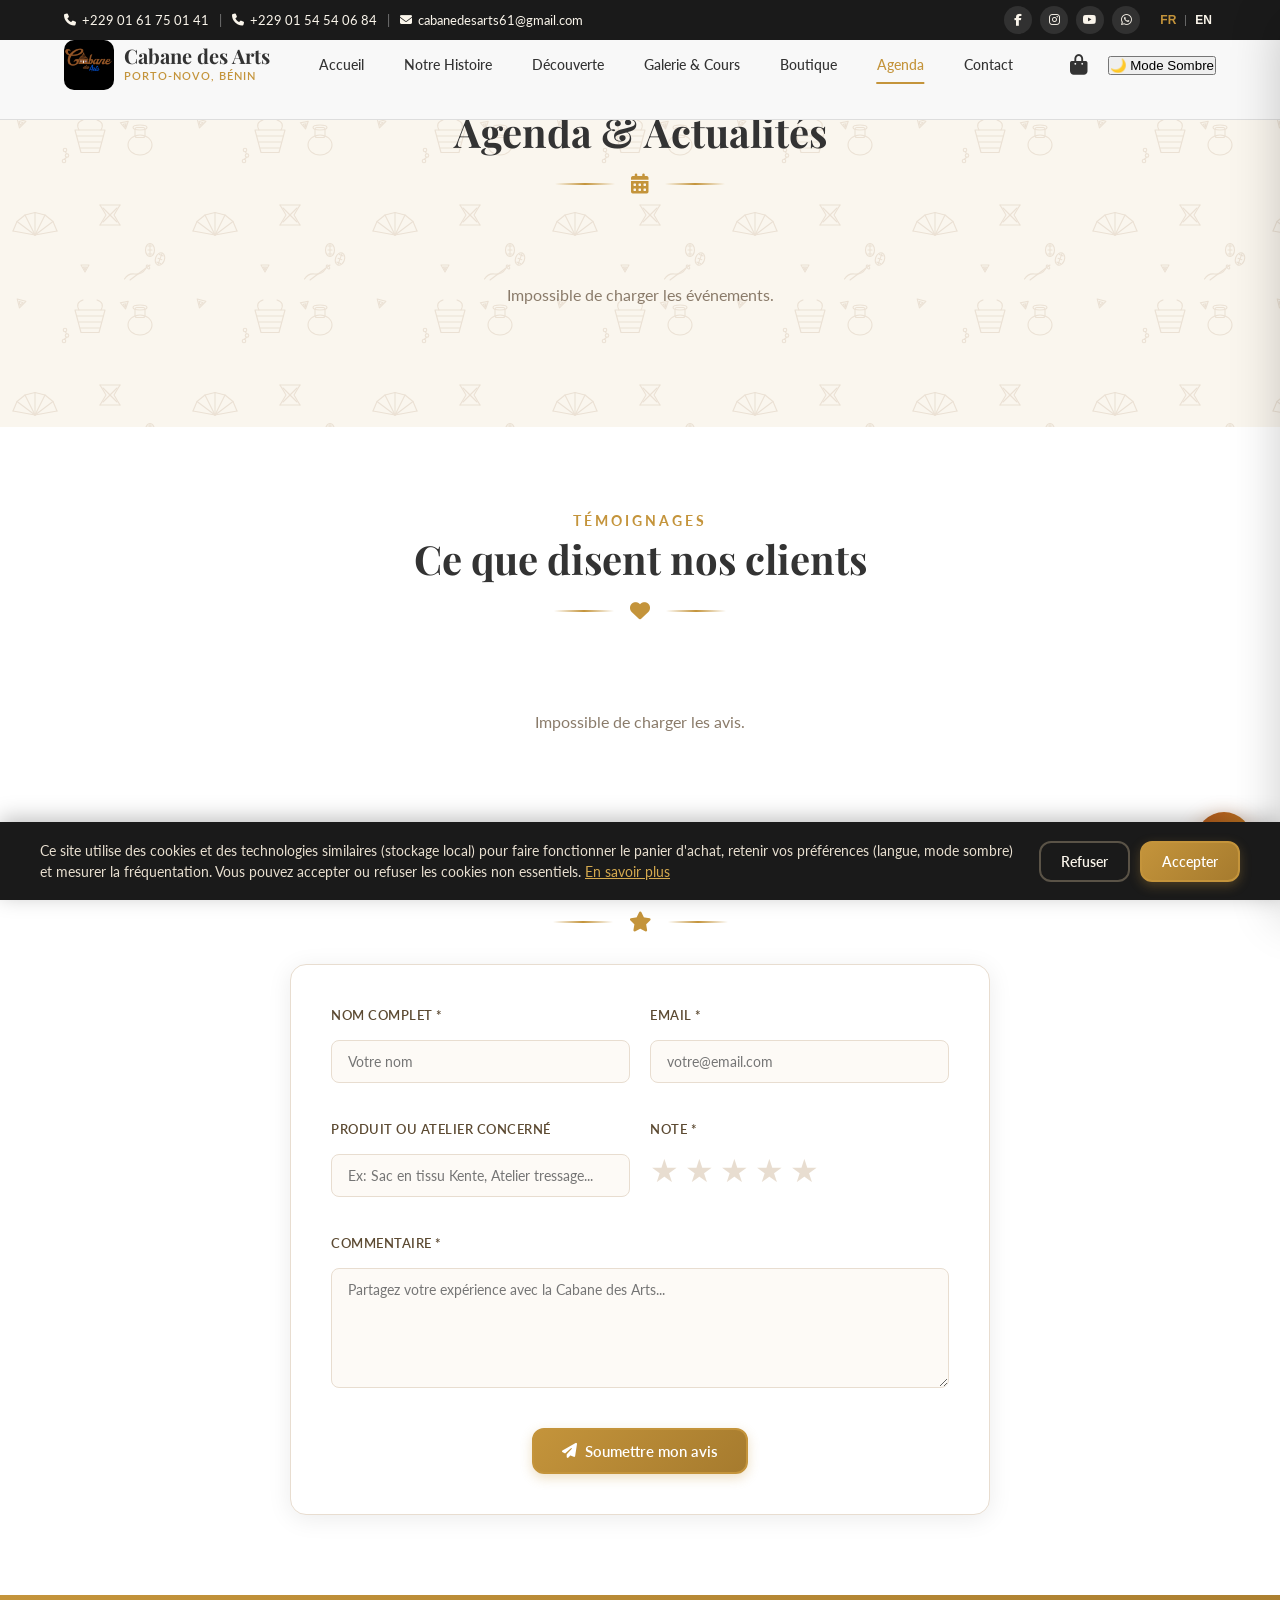
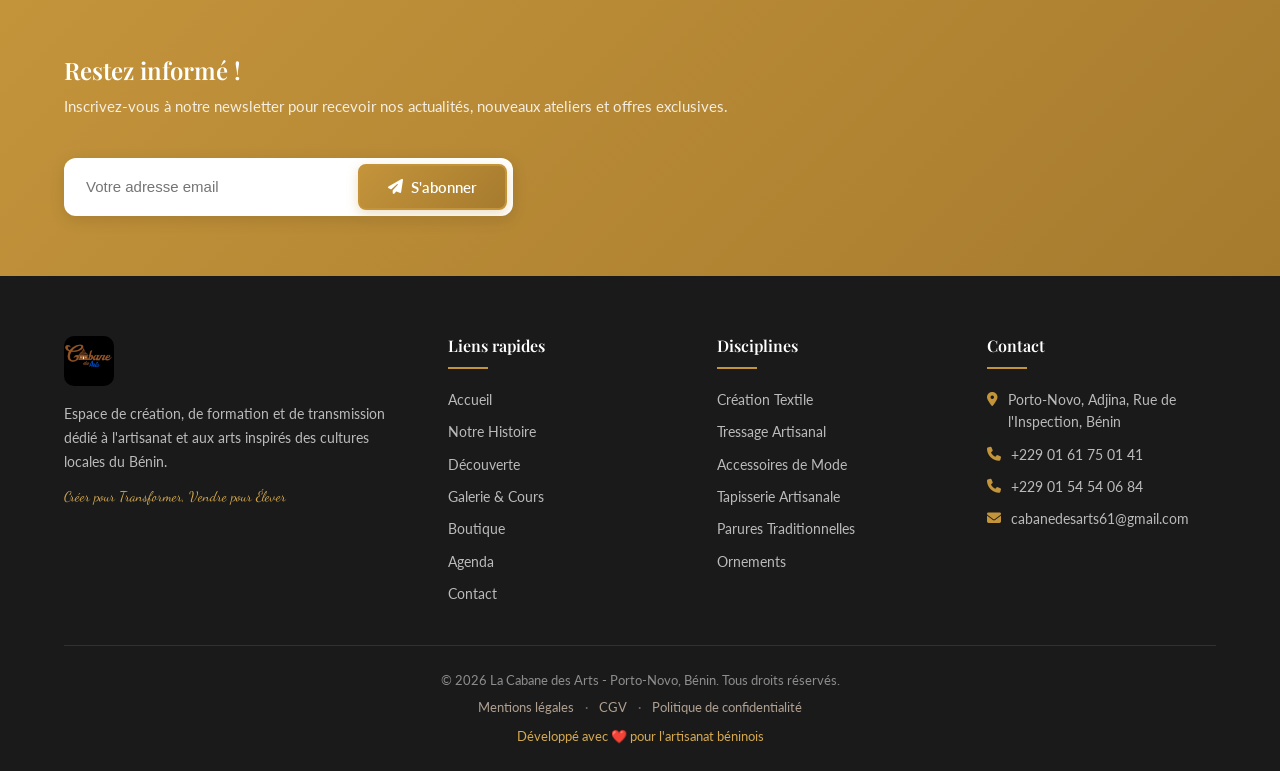
<file: agenda.html>
<!DOCTYPE html>
<html lang="fr">
<head>
    <meta charset="UTF-8">
    <meta name="viewport" content="width=device-width, initial-scale=1.0">
    <meta name="description" content="Cabane des Arts - Espace de création, formation et transmission dédié à l'artisanat et aux arts inspirés des cultures locales du Bénin">
    <meta name="keywords" content="artisanat Bénin, Porto-Novo, art africain, textile, tressage, accessoires traditionnels">
    <meta name="author" content="Cabane des Arts">
    <meta name="theme-color" content="#C4943B">

    <!-- Open Graph (partage WhatsApp / Facebook / etc.) -->
    <meta property="og:type" content="website">
    <meta property="og:locale" content="fr_FR">
    <meta property="og:site_name" content="Cabane des Arts">
    <meta property="og:title" content="Agenda & Événements | Cabane des Arts">
    <meta property="og:description" content="Retrouvez nos prochains ateliers, expositions et événements à Cabane des Arts, Porto-Novo.">
    <meta property="og:image" content="https://cabane-des-arts.netlify.app/logo.jpg">
    <meta property="og:url" content="https://cabane-des-arts.netlify.app/agenda">
    
    <title>Agenda & Événements | Cabane des Arts</title>
    <link rel="icon" type="image/svg+xml" href="favicon.svg">
    <link rel="icon" type="image/png" sizes="32x32" href="favicon-32x32.png">
    <link rel="icon" type="image/png" sizes="16x16" href="favicon-16x16.png">
    <link rel="apple-touch-icon" sizes="180x180" href="apple-touch-icon.png">
    
    <!-- Google Fonts -->
    <link href="https://fonts.googleapis.com/css2?family=Playfair+Display:wght@400;500;600;700&family=Lato:wght@300;400;700&family=Dancing+Script:wght@400;700&display=swap" rel="stylesheet">
    
    <!-- Font Awesome -->
    <link rel="stylesheet" href="https://cdnjs.cloudflare.com/ajax/libs/font-awesome/6.4.0/css/all.min.css">
    
    <!-- CSS -->
    <link rel="stylesheet" href="style.css">
</head>
<body>
<!-- ========== HEADER ========== -->
    <header class="header" id="header">
        <!-- Barre supérieure -->
        <div class="top-bar">
            <div class="container">
                <div class="top-bar-content">
                    <div class="top-bar-left">
                        <a href="tel:+22961750141" class="top-bar-item">
                            <i class="fas fa-phone"></i> +229 01 61 75 01 41
                        </a>
                        <span class="top-bar-separator">|</span>
                        <a href="tel:+2290154540684" class="top-bar-item">
                            <i class="fas fa-phone"></i> +229 01 54 54 06 84
                        </a>
                        <span class="top-bar-separator">|</span>
                        <a href="mailto:cabanedesarts61@gmail.com" class="top-bar-item">
                            <i class="fas fa-envelope"></i> cabanedesarts61@gmail.com
                        </a>
                    </div>
                    <div class="top-bar-right">
                        <div class="social-links">
                            <a href="https://www.facebook.com/CabaneDesArts" target="_blank" class="social-link" aria-label="Facebook"><i class="fab fa-facebook-f"></i></a>
                            <a href="https://www.instagram.com/cabane_des_arts" target="_blank" class="social-link" aria-label="Instagram"><i class="fab fa-instagram"></i></a>
                            <a href="https://www.youtube.com/channel/UCnYrRoik0l54eAIrJpQTi5w" target="_blank" class="social-link" aria-label="YouTube"><i class="fab fa-youtube"></i></a>
                            <a href="https://wa.me/22961750141?text=Bonjour%20Cabane%20des%20Arts" target="_blank" class="social-link" aria-label="WhatsApp"><i class="fab fa-whatsapp"></i></a>
                        </div>
                        <div class="language-switcher">
                            <button class="lang-btn active" data-lang="fr" aria-label="Français">FR</button>
                            <span class="lang-separator">|</span>
                            <button class="lang-btn" data-lang="en" aria-label="English">EN</button>
                        </div>
                    </div>
                </div>
            </div>
        </div>
        
        <!-- Navigation principale -->
        <nav class="navbar">
            <div class="container">
                <div class="nav-content">
                    <a href="index.html" class="logo">
                        <img src="logo.jpg" alt="Logo" style="width:50px; height:50px; border-radius:10px;">
                        <div class="logo-text">
                            <span class="logo-title">Cabane des Arts</span>
                            <span class="logo-subtitle">Porto-Novo, Bénin</span>
                        </div>
                    </a>
                    
                    <ul class="nav-menu" id="navMenu">
                        <li class="nav-item">
                            <a href="index.html" class="nav-link" data-i18n="nav.home">Accueil</a>
                        </li>
                        <li class="nav-item">
                            <a href="histoire.html" class="nav-link" data-i18n="nav.story">Notre Histoire</a>
                        </li>
                        <li class="nav-item">
                            <a href="decouverte.html" class="nav-link" data-i18n="nav.discovery">Découverte</a>
                        </li>
                        <li class="nav-item">
                            <a href="galerie.html" class="nav-link" data-i18n="nav.gallery">Galerie & Cours</a>
                        </li>
                        <li class="nav-item">
                            <a href="boutique.html" class="nav-link" data-i18n="nav.shop">Boutique</a>
                        </li>
                        <li class="nav-item">
                            <a href="agenda.html" class="nav-link active" data-i18n="nav.events">Agenda</a>
                        </li>
                        <li class="nav-item">
                            <a href="contact.html" class="nav-link" data-i18n="nav.contact">Contact</a>
                        </li>
                    </ul>
                    
                    <div class="nav-actions">
                        <button class="cart-btn" id="cartBtn" aria-label="Panier">
                            <i class="fas fa-shopping-bag"></i>
                            <span class="cart-count" id="cartCount">0</span>
                        </button>
                        <!-- BOUTON MODE SOMBRE -->
                        <button id="theme-toggle" class="theme-toggle">
                            🌙 Mode Sombre
                        </button>
                        <button class="hamburger" id="hamburger" aria-label="Menu" aria-expanded="false">
                            <span class="bar"></span>
                            <span class="bar"></span>
                            <span class="bar"></span>
                        </button>
                    </div>
                </div>
            </div>
        </nav>
    </header>

    <!-- ========== PANIER LATÉRAL ========== -->
    <div class="cart-overlay" id="cartOverlay"></div>
    <div class="cart-sidebar" id="cartSidebar">
        <div class="cart-header">
            <h3><i class="fas fa-shopping-bag"></i> <span data-i18n="cart.title">Mon Panier</span></h3>
            <button class="cart-close" id="cartClose" aria-label="Fermer le panier">&times;</button>
        </div>
        <div class="cart-body" id="cartBody">
            <div class="cart-empty" id="cartEmpty">
                <i class="fas fa-shopping-cart"></i>
                <p data-i18n="cart.empty">Votre panier est vide</p>
            </div>
            <div class="cart-items" id="cartItems"></div>
        </div>
        <div class="cart-footer" id="cartFooter" style="display: none;">
            <div class="cart-total">
                <span data-i18n="cart.total">Total</span>
                <span id="cartTotal">0 FCFA</span>
            </div>
            <button class="btn btn-primary btn-full" id="checkoutBtn">
                <i class="fas fa-lock"></i> <span data-i18n="cart.checkout">Commander</span>
            </button>
            <div class="payment-methods">
                <span><i class="fas fa-mobile-alt"></i> MTN MoMo</span>
                <span><i class="fas fa-mobile-alt"></i> Moov Money</span>
                <span><i class="fas fa-mobile-alt"></i> Celtiis</span>
            </div>
        </div>
    </div>

    
<!-- ========== SECTION AGENDA ========== -->
    <section id="agenda" class="agenda-section">
        <div class="container">
            <div class="section-header">
                <span class="section-subtitle" data-i18n="agenda.subtitle">Événements</span>
                <h2 class="section-title" data-i18n="agenda.title">Agenda & Actualités</h2>
                <div class="section-divider">
                    <span class="divider-line"></span>
                    <i class="fas fa-calendar-alt"></i>
                    <span class="divider-line"></span>
                </div>
            </div>
            
            <div class="agenda-grid" id="agendaGrid">
                <!-- Événements injectés dynamiquement -->
            </div>
        </div>
    </section>

    <!-- ========== SECTION TÉMOIGNAGES ========== -->
    <section class="temoignages-section">
        <div class="container">
            <div class="section-header">
                <span class="section-subtitle" data-i18n="temoignages.subtitle">Témoignages</span>
                <h2 class="section-title" data-i18n="temoignages.title">Ce que disent nos clients</h2>
                <div class="section-divider">
                    <span class="divider-line"></span>
                    <i class="fas fa-heart"></i>
                    <span class="divider-line"></span>
                </div>
            </div>
            
            <div class="temoignages-grid" id="temoignagesGrid">
                <!-- Chargement des avis depuis l API -->
                <div style="text-align:center;padding:40px;color:#8A7B6A;font-size:15px;">Chargement des avis...</div>
            </div>

            <!-- Formulaire pour laisser un avis -->
            <div class="avis-form-section" style="margin-top:60px;">
                <div class="section-header" style="margin-bottom:32px;">
                    <span class="section-subtitle">Votre expérience</span>
                    <h3 class="section-title" style="font-size:28px;">Laissez votre avis</h3>
                    <div class="section-divider">
                        <span class="divider-line"></span>
                        <i class="fas fa-star"></i>
                        <span class="divider-line"></span>
                    </div>
                </div>
                <form id="avisForm" class="avis-form">
                    <div class="avis-form-grid">
                        <div class="form-group">
                            <label>Nom complet *</label>
                            <input type="text" id="avisNom" placeholder="Votre nom" required>
                        </div>
                        <div class="form-group">
                            <label>Email *</label>
                            <input type="email" id="avisEmail" placeholder="votre@email.com" required>
                        </div>
                        <div class="form-group">
                            <label>Produit ou atelier concerné</label>
                            <input type="text" id="avisProduit" placeholder="Ex: Sac en tissu Kente, Atelier tressage...">
                        </div>
                        <div class="form-group">
                            <label>Note *</label>
                            <div class="star-rating" id="starRating">
                                <span class="star" data-value="1">★</span>
                                <span class="star" data-value="2">★</span>
                                <span class="star" data-value="3">★</span>
                                <span class="star" data-value="4">★</span>
                                <span class="star" data-value="5">★</span>
                            </div>
                            <input type="hidden" id="avisNote" value="0">
                        </div>
                        <div class="form-group full-width">
                            <label>Commentaire *</label>
                            <textarea id="avisCommentaire" rows="4" placeholder="Partagez votre expérience avec la Cabane des Arts..." required></textarea>
                        </div>
                    </div>
                    <div style="text-align:center;margin-top:24px;">
                        <button type="submit" class="btn btn-primary">
                            <i class="fas fa-paper-plane"></i> Soumettre mon avis
                        </button>
                    </div>
                </form>
            </div>
        </div>
    </section>

    <style>
    .avis-form {
        max-width: 700px;
        margin: 0 auto;
        background: white;
        border-radius: 16px;
        padding: 40px;
        box-shadow: 0 4px 24px rgba(0,0,0,0.08);
        border: 1px solid #E8DDD0;
    }
    .avis-form-grid {
        display: grid;
        grid-template-columns: 1fr 1fr;
        gap: 20px;
    }
    .avis-form-grid .form-group {
        display: flex;
        flex-direction: column;
        gap: 8px;
    }
    .avis-form-grid .form-group.full-width {
        grid-column: 1 / -1;
    }
    .avis-form-grid label {
        font-size: 13px;
        font-weight: 600;
        color: #5C4A32;
        text-transform: uppercase;
        letter-spacing: 0.5px;
    }
    .avis-form-grid input,
    .avis-form-grid textarea {
        padding: 12px 16px;
        border: 1px solid #E8DDD0;
        border-radius: 8px;
        font-family: inherit;
        font-size: 14px;
        color: #1A1208;
        transition: border-color 0.2s;
        outline: none;
        background: #FDFAF6;
    }
    .avis-form-grid input:focus,
    .avis-form-grid textarea:focus {
        border-color: #B5561A;
        background: white;
    }
    .star-rating {
        display: flex;
        gap: 6px;
    }
    .star-rating .star {
        font-size: 32px;
        color: #E8DDD0;
        cursor: pointer;
        transition: color 0.15s, transform 0.1s;
        line-height: 1;
    }
    .star-rating .star:hover,
    .star-rating .star.active {
        color: #C8922A;
    }
    .star-rating .star:hover {
        transform: scale(1.2);
    }
    @media (max-width: 600px) {
        .avis-form-grid { grid-template-columns: 1fr; }
        .avis-form { padding: 24px 16px; }
    }
    </style>

    <!-- ========== SECTION NEWSLETTER ========== -->
    <section class="newsletter-section">
        <div class="container">
            <div class="newsletter-content">
                <div class="newsletter-text">
                    <h3 data-i18n="newsletter.title">Restez informé !</h3>
                    <p data-i18n="newsletter.desc">Inscrivez-vous à notre newsletter pour recevoir nos actualités, nouveaux ateliers et offres exclusives.</p>
                </div>
                <form class="newsletter-form" id="newsletterForm">
                    <div class="input-group">
                        <input type="email" id="newsletterEmail" placeholder="Votre adresse email" required>
                        <button type="submit" class="btn btn-primary">
                            <i class="fas fa-paper-plane"></i>
                            <span data-i18n="newsletter.subscribe">S'abonner</span>
                        </button>
                    </div>
                </form>
            </div>
        </div>
    </section>

    
<!-- ========== FOOTER ========== -->
    <footer class="footer">
        <div class="container">
            <div class="footer-grid">
                <div class="footer-col footer-about">
                    <div class="footer-logo">
                        <img src="logo.jpg" alt="La Cabane des Arts" class="logo-img">
                    </div>
                    <p data-i18n="footer.desc">
                        Espace de création, de formation et de transmission dédié à l'artisanat 
                        et aux arts inspirés des cultures locales du Bénin.
                    </p>
                    <p class="footer-slogan" data-i18n="footer.slogan">Créer pour Transformer, Vendre pour Élever</p>
                </div>
                
                <div class="footer-col">
                    <h4 data-i18n="footer.quicklinks">Liens rapides</h4>
                    <ul>
                        <li><a href="index.html" data-i18n="nav.home">Accueil</a></li>
                        <li><a href="histoire.html" data-i18n="nav.story">Notre Histoire</a></li>
                        <li><a href="decouverte.html" data-i18n="nav.discovery">Découverte</a></li>
                        <li><a href="galerie.html" data-i18n="nav.gallery">Galerie & Cours</a></li>
                        <li><a href="boutique.html" data-i18n="nav.shop">Boutique</a></li>
                        <li><a href="agenda.html" data-i18n="nav.events">Agenda</a></li>
                        <li><a href="contact.html" data-i18n="nav.contact">Contact</a></li>
                    </ul>
                </div>
                
                <div class="footer-col">
                    <h4 data-i18n="footer.disciplines">Disciplines</h4>
                    <ul>
                        <li><span data-i18n="tags.textile">Création Textile</span></li>
                        <li><span data-i18n="tags.tressage">Tressage Artisanal</span></li>
                        <li><span data-i18n="tags.accessoires">Accessoires de Mode</span></li>
                        <li><span data-i18n="tags.tapisserie">Tapisserie Artisanale</span></li>
                        <li><span data-i18n="tags.parures">Parures Traditionnelles</span></li>
                        <li><span data-i18n="tags.ornements">Ornements</span></li>
                    </ul>
                </div>
                
                <div class="footer-col">
                    <h4 data-i18n="footer.contact">Contact</h4>
                    <ul class="footer-contact">
                        <li><i class="fas fa-map-marker-alt"></i> Porto-Novo, Adjina, Rue de l'Inspection, Bénin</li>
                        <li><i class="fas fa-phone"></i> +229 01 61 75 01 41</li>
                        <li><i class="fas fa-phone"></i> +229 01 54 54 06 84</li>
                        <li><i class="fas fa-envelope"></i> cabanedesarts61@gmail.com</li>
                    </ul>
                </div>
            </div>
            
            <div class="footer-bottom">
                <p>&copy; 2026 La Cabane des Arts - Porto-Novo, Bénin. <span data-i18n="footer.rights">Tous droits réservés.</span></p>
                <p class="footer-legal-links">
                    <a href="mentions-legales.html">Mentions légales</a>
                    <span class="footer-legal-sep">·</span>
                    <a href="cgv.html">CGV</a>
                    <span class="footer-legal-sep">·</span>
                    <a href="politique-confidentialite.html">Politique de confidentialité</a>
                </p>
                <p class="footer-credit">Développé avec ❤️ pour l'artisanat béninois</p>
            </div>
        </div>
    </footer>

    <!-- ========== BANNIÈRE COOKIES ========== -->
    <div class="cookie-banner" id="cookie-banner">
        <div class="cookie-banner-content">
            <p>
                Ce site utilise des cookies et des technologies similaires (stockage local) pour faire fonctionner le panier d'achat, retenir vos préférences (langue, mode sombre) et mesurer la fréquentation. Vous pouvez accepter ou refuser les cookies non essentiels.
                <a href="politique-confidentialite.html">En savoir plus</a>
            </p>
            <div class="cookie-banner-actions">
                <button id="cookie-decline" class="btn btn-outline">Refuser</button>
                <button id="cookie-accept" class="btn btn-primary">Accepter</button>
            </div>
        </div>
    </div>

    
<!-- ========== MODAL RÉSERVATION ATELIER ========== -->
    <div class="modal-overlay" id="reservationModal">
        <div class="modal">
            <button class="modal-close" id="modalClose" aria-label="Fermer">&times;</button>
            <div class="modal-header">
                <h3 data-i18n="modal.reservation">Réservation d'atelier</h3>
            </div>
            <div class="modal-body">
                <p class="modal-info" id="modalAtelierInfo"></p>
                <p class="modal-info" id="modalAtelierPrice"></p>
                <p class="modal-note" data-i18n="modal.deposit">
                    Un acompte de 30% est requis pour confirmer votre réservation.
                </p>
                <form id="reservationForm">
                    <input type="hidden" id="resAtelier" name="atelier">
                    <input type="hidden" id="resPrice" name="price">
                    <div class="form-group">
                        <label for="resName" data-i18n="modal.name">Nom complet *</label>
                        <input type="text" id="resName" name="name" required>
                    </div>
                    <div class="form-group">
                        <label for="resEmail" data-i18n="modal.email">Email *</label>
                        <input type="email" id="resEmail" name="email" required>
                    </div>
                    <div class="form-group">
                        <label for="resPhone" data-i18n="modal.phone">Téléphone *</label>
                        <input type="tel" id="resPhone" name="phone" required>
                    </div>
                    <div class="form-group">
                        <label for="resDate" data-i18n="modal.date">Date souhaitée</label>
                        <input type="date" id="resDate" name="date">
                    </div>
                    <div class="form-group">
                        <label for="resPayment" data-i18n="modal.payment">Mode de paiement</label>
                        <select id="resPayment" name="payment">
                            <option value="mtn">MTN Mobile Money</option>
                            <option value="moov">Moov Money</option>
                            <option value="celtiis">Celtiis</option>
                            <option value="livraison">Paiement à la livraison</option>
                        </select>
                    </div>
                    <button type="submit" class="btn btn-primary btn-full">
                        <i class="fas fa-check"></i> <span data-i18n="modal.confirm">Confirmer la réservation</span>
                    </button>
                </form>
            </div>
        </div>
    </div>

    <!-- ========== MODAL COMMANDE ========== -->
<div class="modal-overlay" id="checkoutModal">
    <div class="modal">
        <button class="modal-close" id="checkoutModalClose" aria-label="Fermer">&times;</button>
        <div class="modal-header">
            <h3 data-i18n="checkout.title">Finaliser la commande</h3>
        </div>
        <div class="modal-body">
            <div class="checkout-summary" id="checkoutSummary"></div>
            <div class="checkout-total">
                <strong data-i18n="checkout.total">Total :</strong>
                <span id="checkoutTotalPrice">0 FCFA</span>
            </div>
            
            <form id="checkoutForm">
                <div class="form-group">
                    <label for="checkoutName" data-i18n="checkout.name">Nom complet *</label>
                    <input type="text" id="checkoutName" name="name" placeholder="Votre nom complet" required>
                </div>
                <div class="form-group">
                    <label for="checkoutEmail" data-i18n="checkout.email">Email *</label>
                    <input type="email" id="checkoutEmail" name="email" placeholder="votre@email.com" required>
                </div>
                <div class="form-group">
                    <label for="checkoutPhone" data-i18n="checkout.phone">Téléphone Mobile Money *</label>
                    <input type="tel" id="checkoutPhone" name="phone" placeholder="+229 90 00 00 01" required>
                    <small style="color: var(--text-light); font-size: 12px;">
                        <i class="fas fa-info-circle"></i> 
                        Numéro MTN, Moov ou Celtiis pour le paiement
                    </small>
                </div>
                <div class="form-group">
                    <label for="checkoutAddress" data-i18n="checkout.address">Adresse de livraison</label>
                    <textarea id="checkoutAddress" name="address" rows="2" placeholder="Votre adresse complète (optionnel)"></textarea>
                </div>
                <div class="form-group">
                    <label for="checkoutDelivery" data-i18n="checkout.delivery">Mode de livraison</label>
                    <select id="checkoutDelivery" name="delivery">
                        <option value="pickup">📍 Retrait à la Cabane (Porto-Novo)</option>
                        <option value="local">🚚 Livraison locale (Porto-Novo)</option>
                        <option value="national">🚛 Livraison nationale (Bénin)</option>
                        <option value="international">✈️ Livraison internationale</option>
                    </select>
                </div>
                
                <div style="background: var(--color-ocre-pale); padding: 12px 16px; border-radius: var(--border-radius); margin-bottom: 16px;">
                    <p style="font-size: 13px; color: var(--color-ocre-dark); margin: 0; display: flex; align-items: center; gap: 8px;">
                        <i class="fas fa-lock" style="color: var(--color-ocre-primary);"></i>
                        <span>Paiement sécurisé via <strong>MTN MoMo, Moov Money ou Celtiis</strong></span>
                    </p>
                </div>
                
                <button type="submit" class="btn btn-primary btn-full" id="checkoutSubmitBtn">
                    <i class="fas fa-credit-card"></i>
                    <span>Payer avec Mobile Money</span>
                </button>
            </form>
        </div>
    </div>
</div>
    <!-- ========== NOTIFICATION TOAST ========== -->
    <div class="toast-container" id="toastContainer"></div>

    <!-- ========== BOUTON RETOUR EN HAUT ========== -->
    <button class="back-to-top" id="backToTop" aria-label="Retour en haut">
        <i class="fas fa-chevron-up"></i>
    </button>

    <!-- JavaScript -->
    <script src="script.js"></script>

    <script>
    // ===== AVIS CLIENTS =====
    const AVIS_API = 'https://cabane-des-arts-backend.onrender.com/api';

    // Charger les avis validés
    async function loadAvisPublic() {
        const grid = document.getElementById('temoignagesGrid');
        try {
            const res = await fetch(AVIS_API + '/avis');
            const avis = await res.json();

            if (avis.length === 0) {
                grid.innerHTML = '<div style="text-align:center;padding:40px;color:#8A7B6A;font-size:15px;grid-column:1/-1;">Soyez le premier à laisser un avis !</div>';
                return;
            }

            grid.innerHTML = avis.map(a => {
                const etoiles = '★'.repeat(a.note) + '☆'.repeat(5 - a.note);
                const date = new Date(a.created_at).toLocaleDateString('fr-FR', {day:'2-digit', month:'long', year:'numeric'});
                return '<div class="temoignage-card">' +
                    '<div class="temoignage-stars" style="color:#C8922A;font-size:20px;margin-bottom:12px;">' + etoiles + '</div>' +
                    '<p class="temoignage-text">"' + a.commentaire + '"</p>' +
                    '<div class="temoignage-author">' +
                    '<div class="author-avatar" style="width:44px;height:44px;border-radius:50%;background:linear-gradient(135deg,#B5561A,#C8922A);display:flex;align-items:center;justify-content:center;color:white;font-weight:700;font-size:18px;">' + a.nom.charAt(0).toUpperCase() + '</div>' +
                    '<div><strong>' + a.nom + '</strong>' +
                    (a.produit ? '<div style="font-size:12px;color:#8A7B6A;">' + a.produit + '</div>' : '') +
                    '<div style="font-size:11px;color:#B0A090;">' + date + '</div></div>' +
                    '</div>' +
                    '</div>';
            }).join('');
        } catch(err) {
            grid.innerHTML = '<div style="text-align:center;padding:40px;color:#8A7B6A;grid-column:1/-1;">Impossible de charger les avis.</div>';
        }
    }

    // Étoiles interactives
    document.querySelectorAll('.star').forEach(star => {
        star.addEventListener('click', function() {
            const val = parseInt(this.dataset.value);
            document.getElementById('avisNote').value = val;
            document.querySelectorAll('.star').forEach((s, i) => {
                s.classList.toggle('active', i < val);
            });
        });
        star.addEventListener('mouseover', function() {
            const val = parseInt(this.dataset.value);
            document.querySelectorAll('.star').forEach((s, i) => {
                s.style.color = i < val ? '#C8922A' : '#E8DDD0';
            });
        });
        star.addEventListener('mouseout', function() {
            const note = parseInt(document.getElementById('avisNote').value);
            document.querySelectorAll('.star').forEach((s, i) => {
                s.style.color = i < note ? '#C8922A' : '#E8DDD0';
            });
        });
    });

    // Soumettre un avis
    document.getElementById('avisForm').addEventListener('submit', async function(e) {
        e.preventDefault();
        const nom = document.getElementById('avisNom').value.trim();
        const email = document.getElementById('avisEmail').value.trim();
        const produit = document.getElementById('avisProduit').value.trim();
        const note = parseInt(document.getElementById('avisNote').value);
        const commentaire = document.getElementById('avisCommentaire').value.trim();

        if (!nom || !email || !commentaire) {
            showToast('Veuillez remplir tous les champs obligatoires.', 'error');
            return;
        }
        if (note === 0) {
            showToast('Veuillez sélectionner une note.', 'error');
            return;
        }

        try {
            const res = await fetch(AVIS_API + '/avis', {
                method: 'POST',
                headers: { 'Content-Type': 'application/json' },
                body: JSON.stringify({ nom, email, produit, note, commentaire })
            });
            const data = await res.json();
            if (res.ok) {
                showToast('✅ Merci ! Votre avis sera publié après validation.', 'success');
                document.getElementById('avisForm').reset();
                document.getElementById('avisNote').value = 0;
                document.querySelectorAll('.star').forEach(s => s.classList.remove('active'));
            } else {
                showToast(data.erreur || 'Erreur lors de la soumission.', 'error');
            }
        } catch(err) {
            showToast('Impossible de joindre le serveur.', 'error');
        }
    });

    // Charger les avis au démarrage
    loadAvisPublic();
    </script>

    <!-- ===== BOUTON FLOTTANT RÉSEAUX SOCIAUX ===== -->
    <div class="floating-social" id="floatingSocial">
        <button class="float-main" id="floatMain" onclick="toggleSocial()" title="Nous contacter">
            <i class="fas fa-share-alt"></i>
        </button>
        <div class="float-items" id="floatItems">
            <a href="https://wa.me/22961750141?text=Bonjour%20Cabane%20des%20Arts%2C%20je%20vous%20contacte%20depuis%20votre%20site%20web." 
               target="_blank" class="float-item whatsapp" title="WhatsApp">
                <i class="fab fa-whatsapp"></i>
            </a>
            <a href="https://www.facebook.com/CabaneDesArts" 
               target="_blank" class="float-item facebook" title="Facebook">
                <i class="fab fa-facebook-f"></i>
            </a>
            <a href="https://www.instagram.com/cabane_des_arts" 
               target="_blank" class="float-item instagram" title="Instagram">
                <i class="fab fa-instagram"></i>
            </a>
            <a href="https://vm.tiktok.com/ZS9FFyeX7g1RM-Fwqan/" 
               target="_blank" class="float-item tiktok" title="TikTok">
                <i class="fab fa-tiktok"></i>
            </a>
            <a href="https://www.youtube.com/channel/UCnYrRoik0l54eAIrJpQTi5w" 
               target="_blank" class="float-item youtube" title="YouTube">
                <i class="fab fa-youtube"></i>
            </a>
        </div>
    </div>

    <style>
    .floating-social {
        position: fixed;
        bottom: 32px;
        right: 28px;
        z-index: 9998;
        display: flex;
        flex-direction: column-reverse;
        align-items: center;
        gap: 12px;
    }

    .float-main {
        width: 56px;
        height: 56px;
        border-radius: 50%;
        background: linear-gradient(135deg, #B5561A, #C8922A);
        border: none;
        color: white;
        font-size: 20px;
        cursor: pointer;
        box-shadow: 0 4px 20px rgba(181,86,26,0.4);
        transition: all 0.3s ease;
        display: flex;
        align-items: center;
        justify-content: center;
    }

    .float-main:hover {
        transform: scale(1.1);
        box-shadow: 0 6px 28px rgba(181,86,26,0.5);
    }

    .float-main.open {
        background: linear-gradient(135deg, #555, #333);
        transform: rotate(45deg);
    }

    .float-items {
        display: flex;
        flex-direction: column-reverse;
        align-items: center;
        gap: 10px;
        overflow: hidden;
        max-height: 0;
        transition: max-height 0.4s ease, opacity 0.3s ease;
        opacity: 0;
    }

    .float-items.open {
        max-height: 400px;
        opacity: 1;
    }

    .float-item {
        width: 46px;
        height: 46px;
        border-radius: 50%;
        display: flex;
        align-items: center;
        justify-content: center;
        color: white;
        font-size: 18px;
        text-decoration: none;
        box-shadow: 0 3px 12px rgba(0,0,0,0.2);
        transition: transform 0.2s ease, box-shadow 0.2s ease;
        position: relative;
    }

    .float-item:hover {
        transform: scale(1.15);
        box-shadow: 0 5px 18px rgba(0,0,0,0.3);
    }

    .float-item::before {
        content: attr(title);
        position: absolute;
        right: 56px;
        background: rgba(0,0,0,0.75);
        color: white;
        padding: 4px 10px;
        border-radius: 6px;
        font-size: 12px;
        white-space: nowrap;
        opacity: 0;
        transition: opacity 0.2s;
        pointer-events: none;
    }

    .float-item:hover::before {
        opacity: 1;
    }

    .float-item.whatsapp  { background: #25D366; }
    .float-item.facebook  { background: #1877F2; }
    .float-item.instagram { background: linear-gradient(135deg, #f09433, #e6683c, #dc2743, #cc2366, #bc1888); }
    .float-item.tiktok    { background: #010101; }
    .float-item.youtube   { background: #FF0000; }
    </style>

    <script>
    function toggleSocial() {
        const btn = document.getElementById('floatMain');
        const items = document.getElementById('floatItems');
        btn.classList.toggle('open');
        items.classList.toggle('open');
    }

    // Fermer si on clique ailleurs
    document.addEventListener('click', function(e) {
        const social = document.getElementById('floatingSocial');
        if (!social.contains(e.target)) {
            document.getElementById('floatMain').classList.remove('open');
            document.getElementById('floatItems').classList.remove('open');
        }
    });
    </script>

    <script>
    // ===== SCROLL FLUIDE + ANIMATION TITRE =====
    document.querySelectorAll('a[href^="#"]').forEach(function(link) {
        link.addEventListener('click', function(e) {
            var href = this.getAttribute('href');
            if (href === '#') return;
            var target = document.querySelector(href);
            if (!target) return;
            e.preventDefault();

            target.scrollIntoView({ behavior: 'smooth', block: 'start' });

            setTimeout(function() {
                var title = target.querySelector('.section-title, h2, h1');
                if (!title) return;
                title.style.transition = 'color 0.3s ease, transform 0.3s ease';
                title.style.color = '#B5561A';
                title.style.transform = 'translateX(8px)';
                setTimeout(function() {
                    title.style.color = '';
                    title.style.transform = '';
                    setTimeout(function() {
                        title.style.transition = '';
                    }, 400);
                }, 800);
            }, 600);
        });
    });
    </script>

    <script>
    // ===== AGENDA DYNAMIQUE =====
    async function loadAgenda() {
        const grid = document.getElementById('agendaGrid');
        try {
            const res = await fetch('https://cabane-des-arts-backend.onrender.com/api/evenements');
            const evenements = await res.json();

            if (evenements.length === 0) {
                grid.innerHTML = '<div style="text-align:center;padding:60px 20px;color:#8A7B6A;grid-column:1/-1;">' +
                    '<div style="font-size:48px;margin-bottom:16px;">📅</div>' +
                    '<p style="font-size:16px;">Aucun événement prévu pour le moment.</p>' +
                    '<p style="font-size:14px;margin-top:8px;">Revenez bientôt !</p>' +
                    '</div>';
                return;
            }

            grid.innerHTML = evenements.map(ev => {
                const date = new Date(ev.date_debut);
                const jour = date.toLocaleDateString("fr-FR", { day: "2-digit" });
                const mois = date.toLocaleDateString("fr-FR", { month: "short" }).toUpperCase();
                const annee = date.getFullYear();
                const surInscription = ev.prix < 0;
                const prix = surInscription ? '' : (ev.prix > 0 ? Number(ev.prix).toLocaleString("fr-FR") + " FCFA" : "Gratuit");
                const typeColors = {
                    atelier: "#B5561A",
                    exposition: "#1B3A6B",
                    vente: "#2D7A4F",
                    evenement: "#C8922A"
                };
                const color = typeColors[ev.type] || "#B5561A";

                return '<div class="agenda-card" style="background:white;border-radius:16px;overflow:hidden;box-shadow:0 4px 20px rgba(0,0,0,0.08);border:1px solid #E8DDD0;display:flex;flex-direction:column;">' +
                    '<div style="background:' + color + ';padding:20px 24px;display:flex;align-items:center;gap:16px;">' +
                    '<div style="text-align:center;color:white;">' +
                    '<div style="font-size:36px;font-weight:700;line-height:1;">' + jour + '</div>' +
                    '<div style="font-size:13px;letter-spacing:2px;">' + mois + ' ' + annee + '</div>' +
                    '</div>' +
                    '<div style="width:1px;height:50px;background:rgba(255,255,255,0.3);"></div>' +
                    '<div>' +
                    '<span style="background:rgba(255,255,255,0.2);color:white;padding:3px 10px;border-radius:20px;font-size:11px;text-transform:uppercase;letter-spacing:1px;">' + ev.type + '</span>' +
                    '</div>' +
                    '</div>' +
                    '<div style="padding:20px 24px;flex:1;">' +
                    '<h3 style="font-family:Playfair Display,serif;font-size:18px;color:#1A1208;margin-bottom:10px;">' + ev.titre + '</h3>' +
                    '<p style="font-size:14px;color:#8A7B6A;line-height:1.6;margin-bottom:16px;">' + ev.description + '</p>' +
                    (ev.lieu ? '<div style="display:flex;align-items:center;gap:8px;font-size:13px;color:#8A7B6A;margin-bottom:8px;"><span>📍</span>' + ev.lieu + '</div>' : '') +
                    '<div style="display:flex;align-items:center;justify-content:space-between;margin-top:16px;padding-top:16px;border-top:1px solid #E8DDD0;">' +
                    (surInscription
                        ? '<span style="font-weight:700;color:' + color + ';font-size:15px;">Sur inscription</span>' +
                          '<a href="contact.html" style="padding:8px 18px;background:' + color + ';color:white;border-radius:8px;text-decoration:none;font-family:inherit;font-size:13px;font-weight:600;">Nous contacter</a>'
                        : '<span style="font-weight:700;color:' + color + ';font-size:15px;">' + prix + '</span>' +
                          (ev.prix > 0 ? '<button onclick="reserverEvenement(\'' + ev.titre.replace(/'/g, "\\'") + '\',' + ev.prix + ')" style="padding:8px 18px;background:' + color + ';color:white;border-radius:8px;border:none;cursor:pointer;font-family:inherit;font-size:13px;font-weight:600;">Réserver</button>' : '<span style="padding:8px 18px;background:#EAFAF1;color:#2D7A4F;border-radius:8px;font-size:13px;font-weight:600;">Entrée libre</span>')
                    ) +
                    '</div>' +
                    '</div>' +
                    '</div>';
            }).join('');

        } catch(err) {
            grid.innerHTML = '<div style="text-align:center;padding:40px;color:#8A7B6A;grid-column:1/-1;">Impossible de charger les événements.</div>';
        }
    }

    // Style de la grille agenda
    document.addEventListener("DOMContentLoaded", function() {
        const grid = document.getElementById("agendaGrid");
        if (grid) {
            grid.style.display = "grid";
            grid.style.gridTemplateColumns = "repeat(auto-fill, minmax(300px, 1fr))";
            grid.style.gap = "24px";
        }
        loadAgenda();
    });
    </script>

    <script>
    function reserverEvenement(titre, prix) {
        document.getElementById('resAtelier').value = titre;
        document.getElementById('resPrice').value = prix;
        document.getElementById('modalAtelierInfo').textContent = 'Événement : ' + titre;
        document.getElementById('modalAtelierPrice').textContent = 'Prix : ' + Number(prix).toLocaleString('fr-FR') + ' FCFA';
        document.getElementById('reservationModal').classList.add('active');
    }
    </script>
<!-- ===== SDK KKIAPAY ===== -->
</body>
</html>
</file>
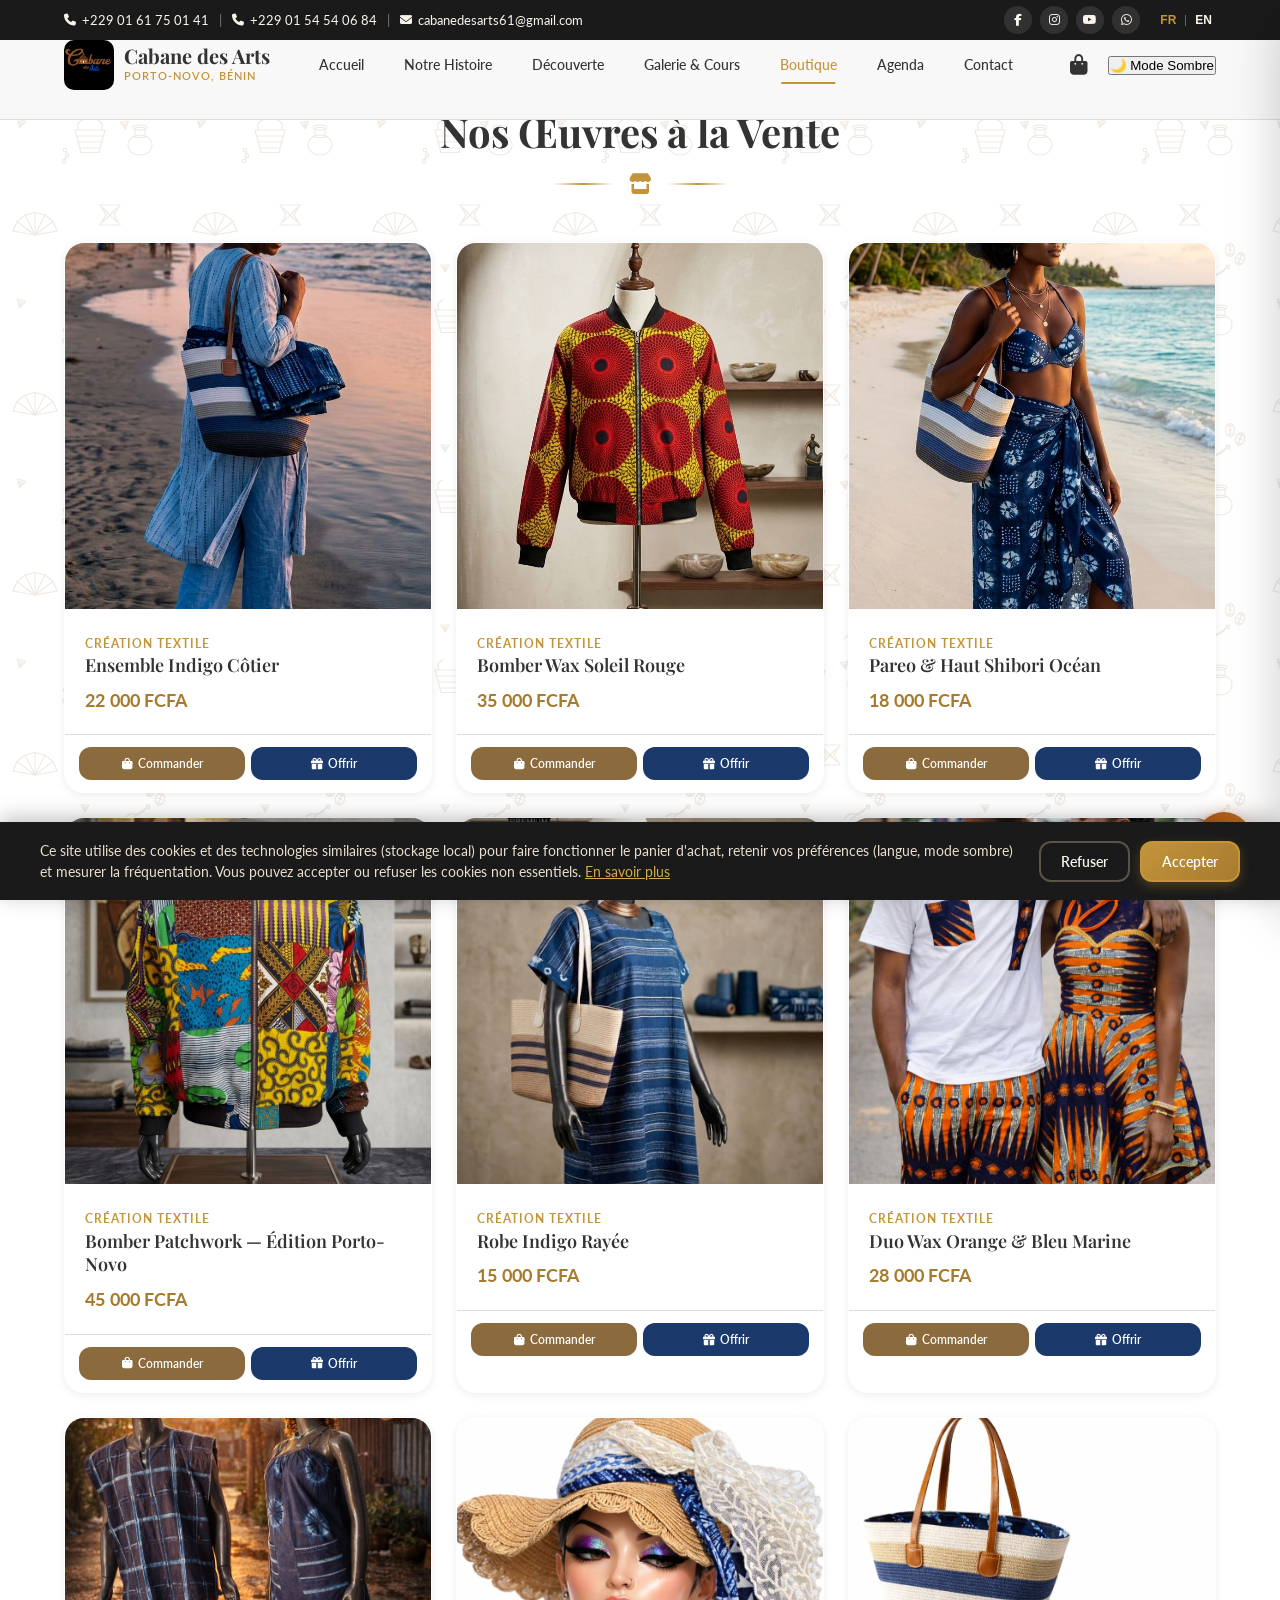
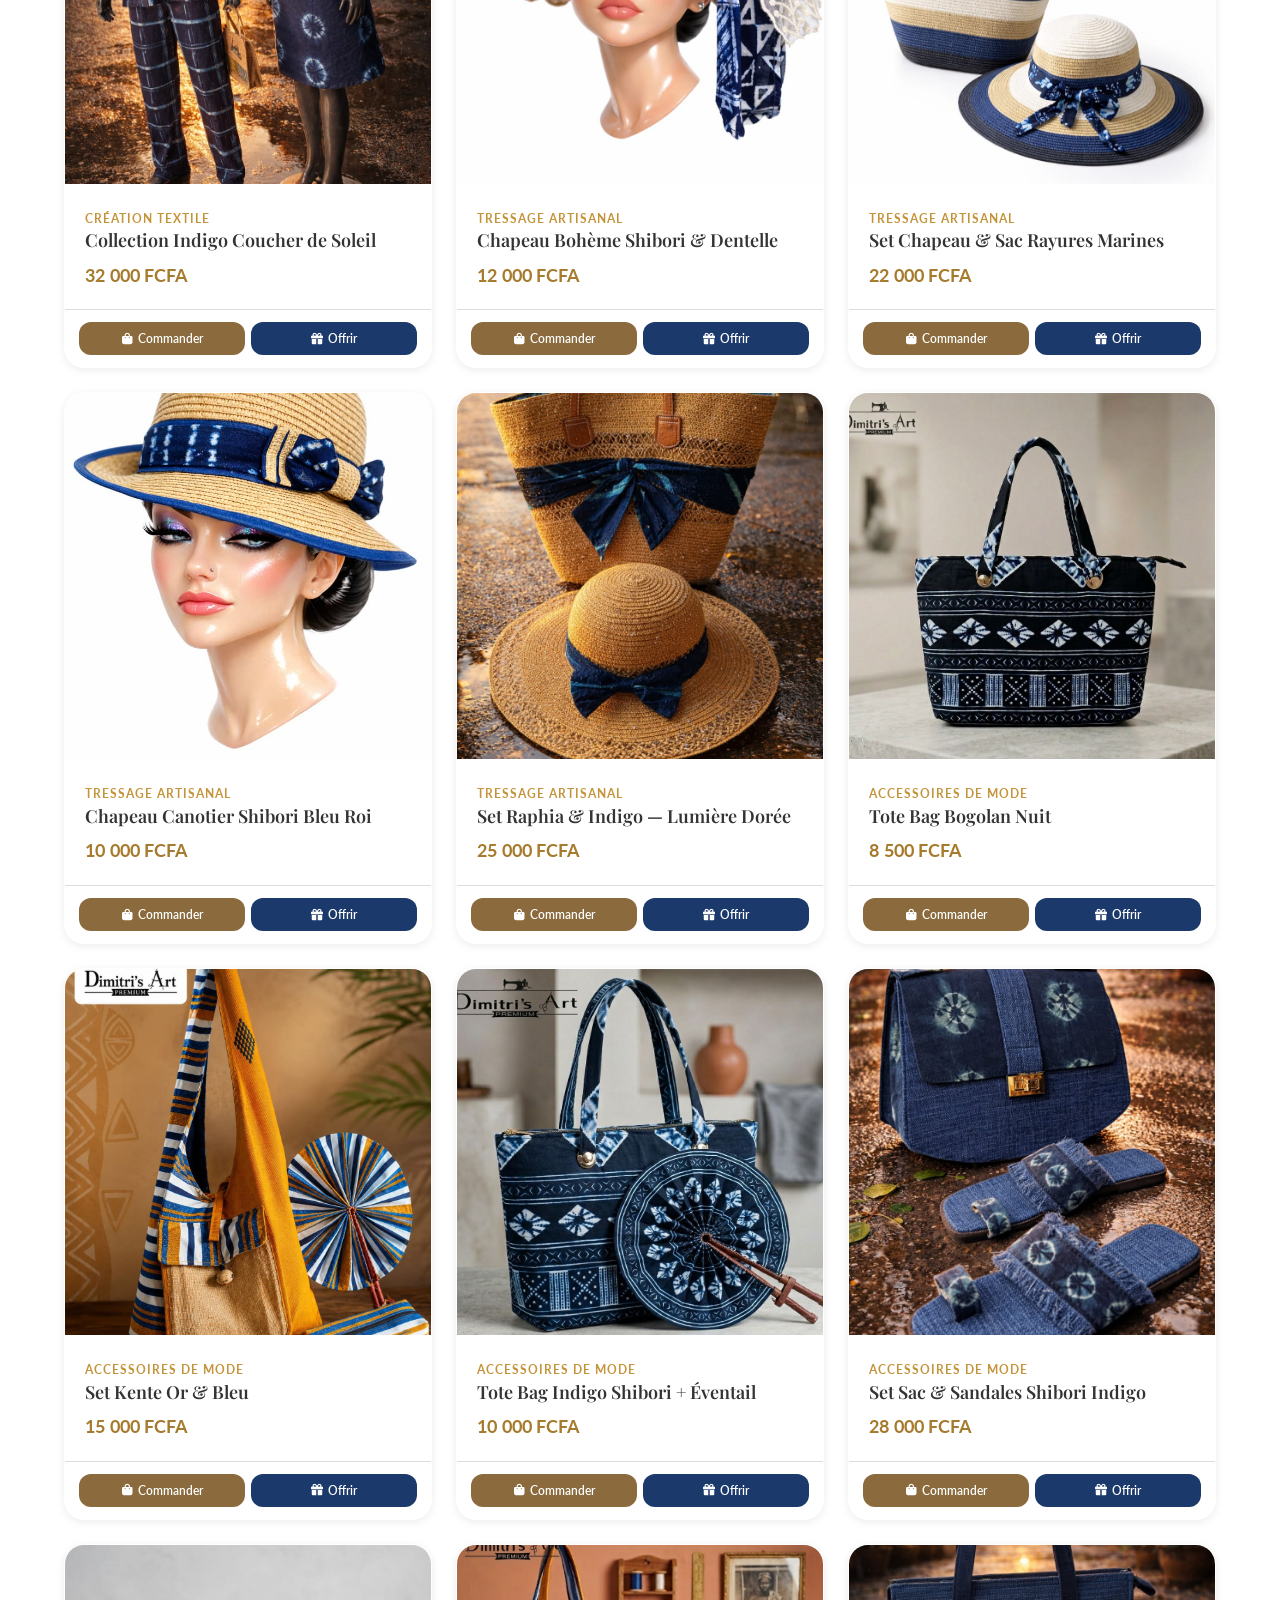
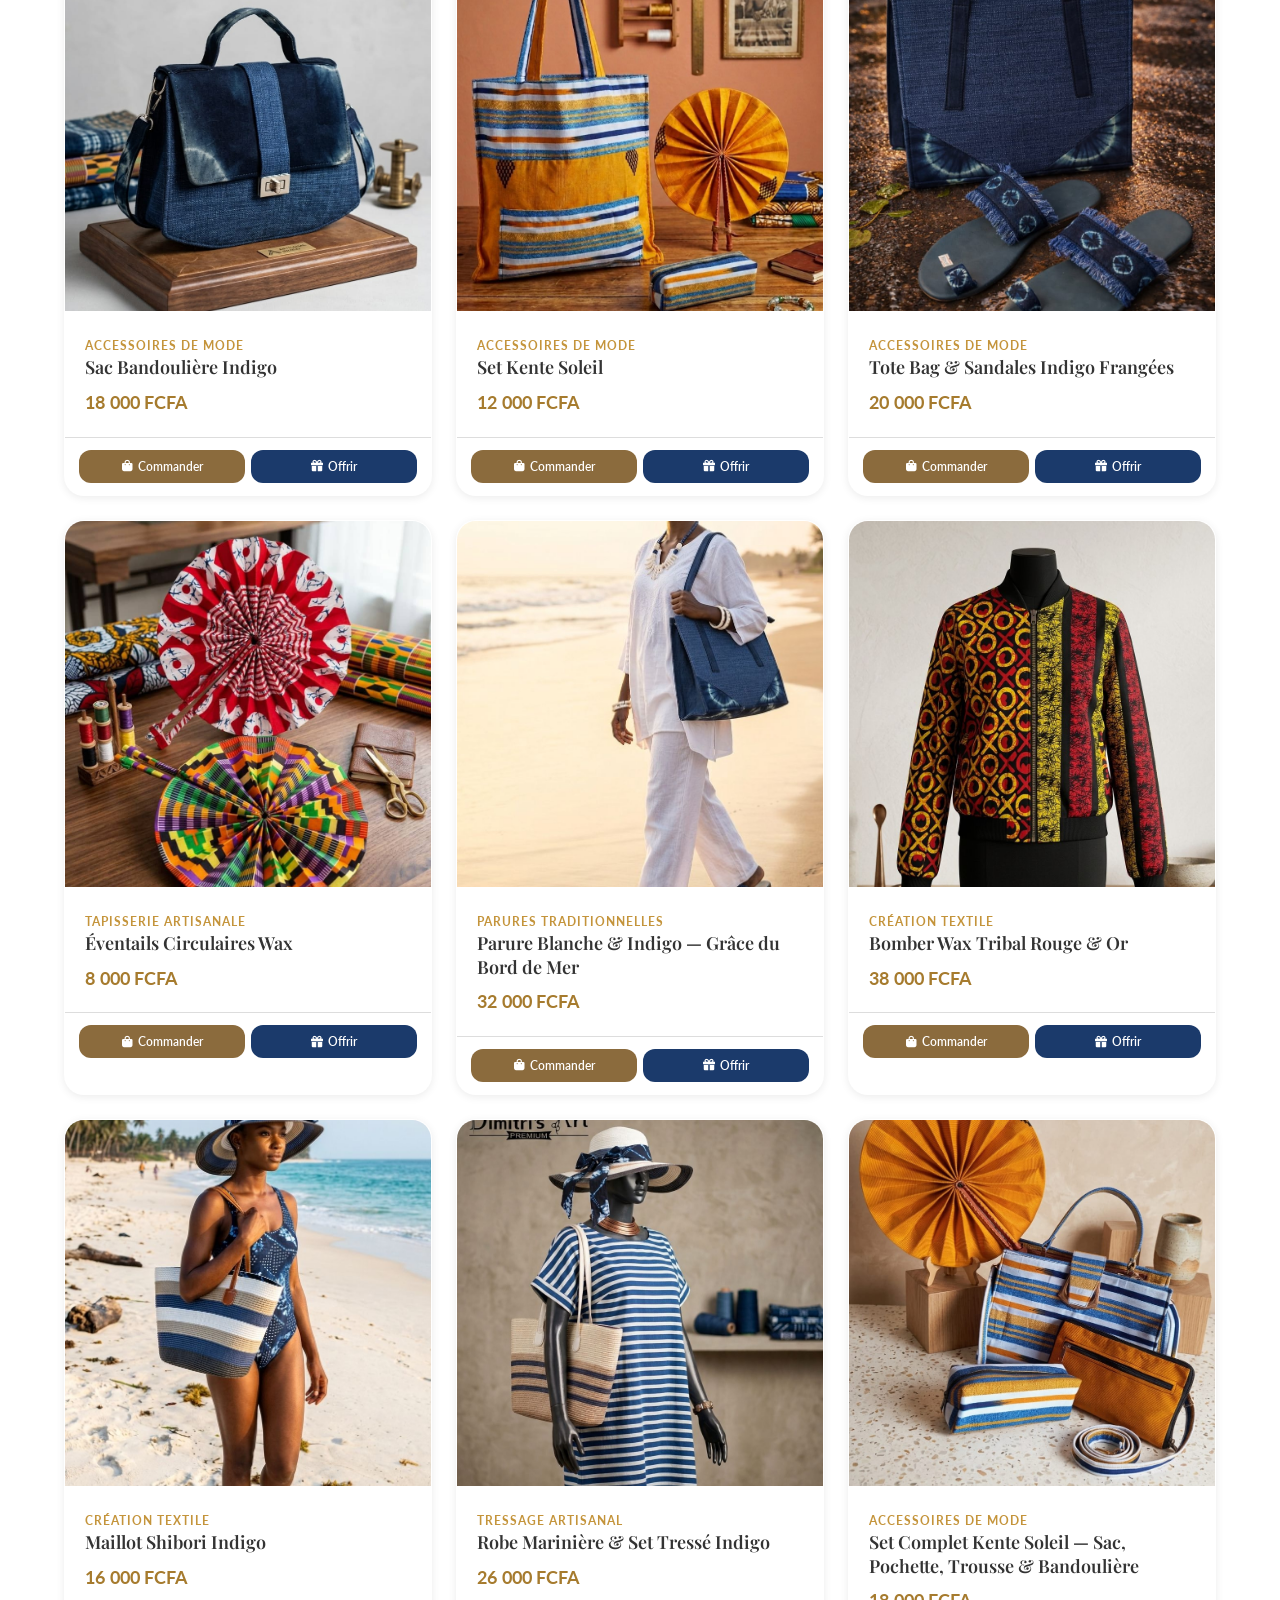
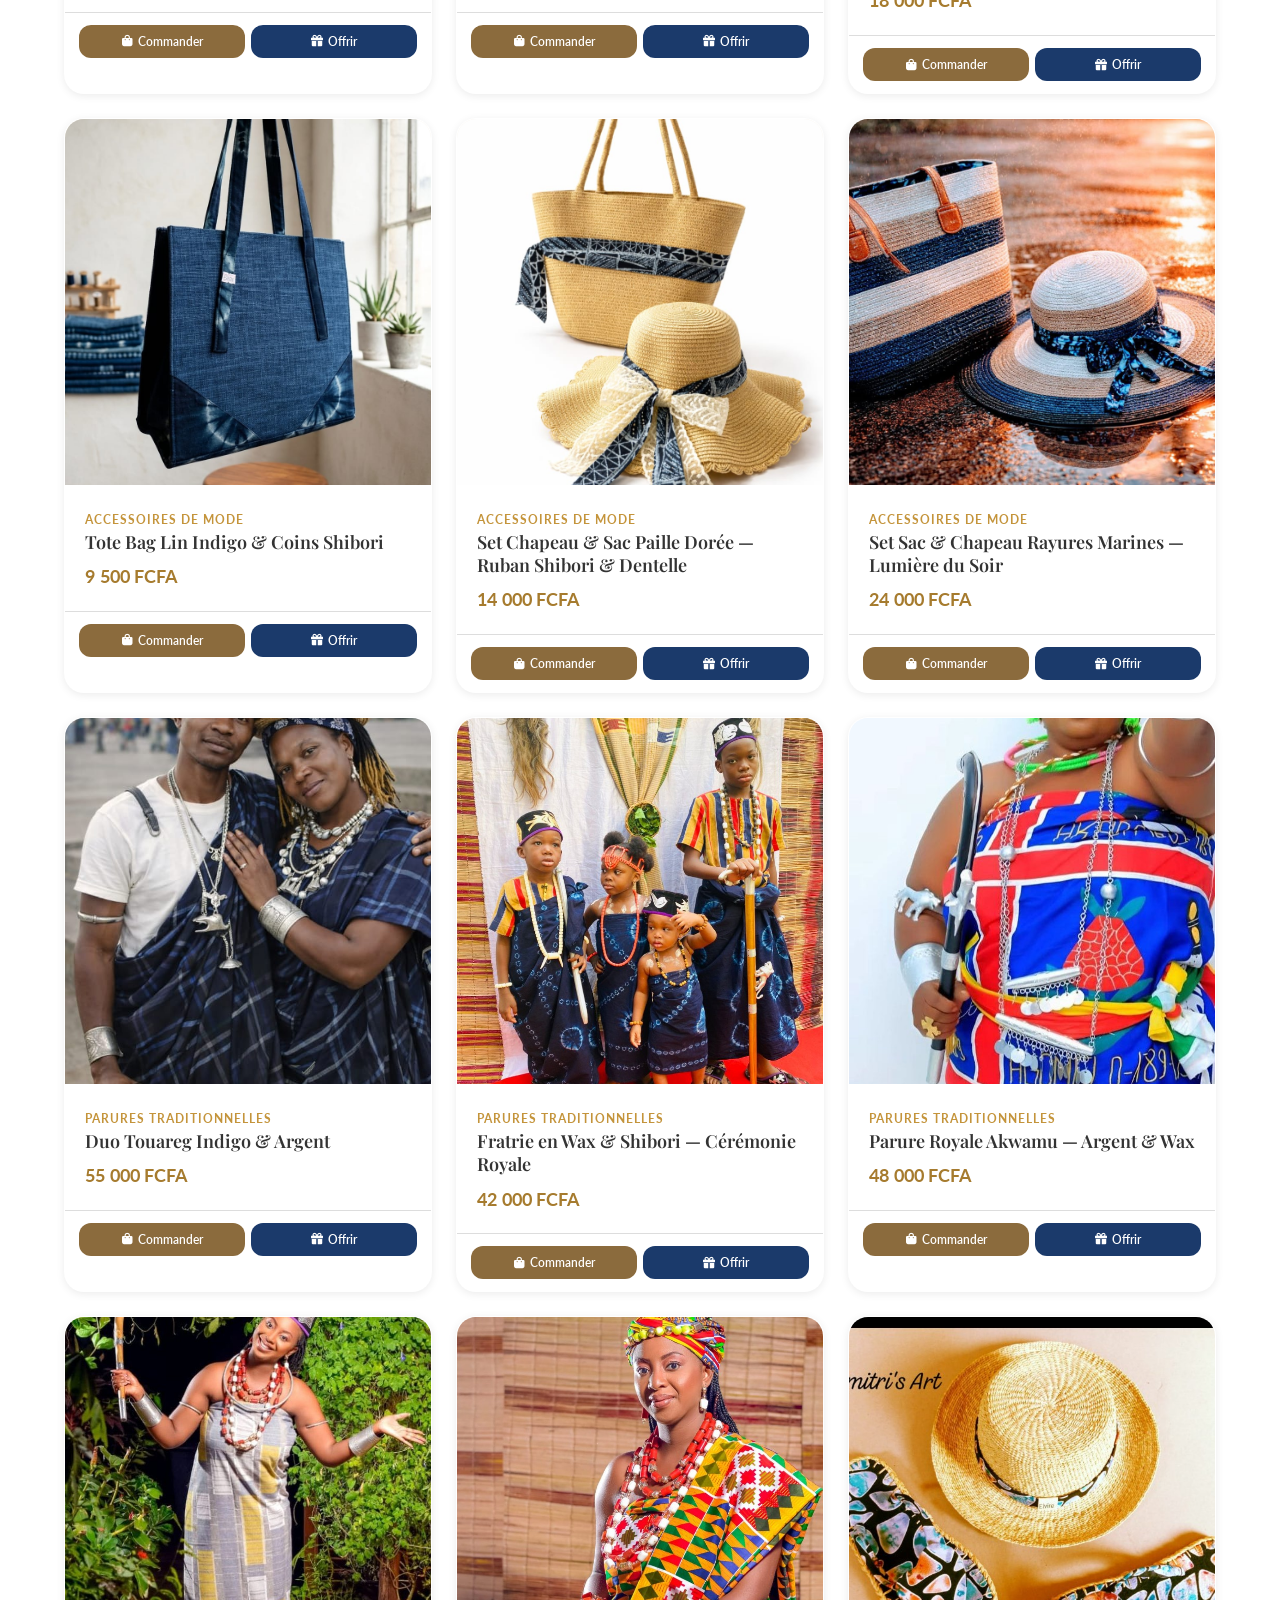
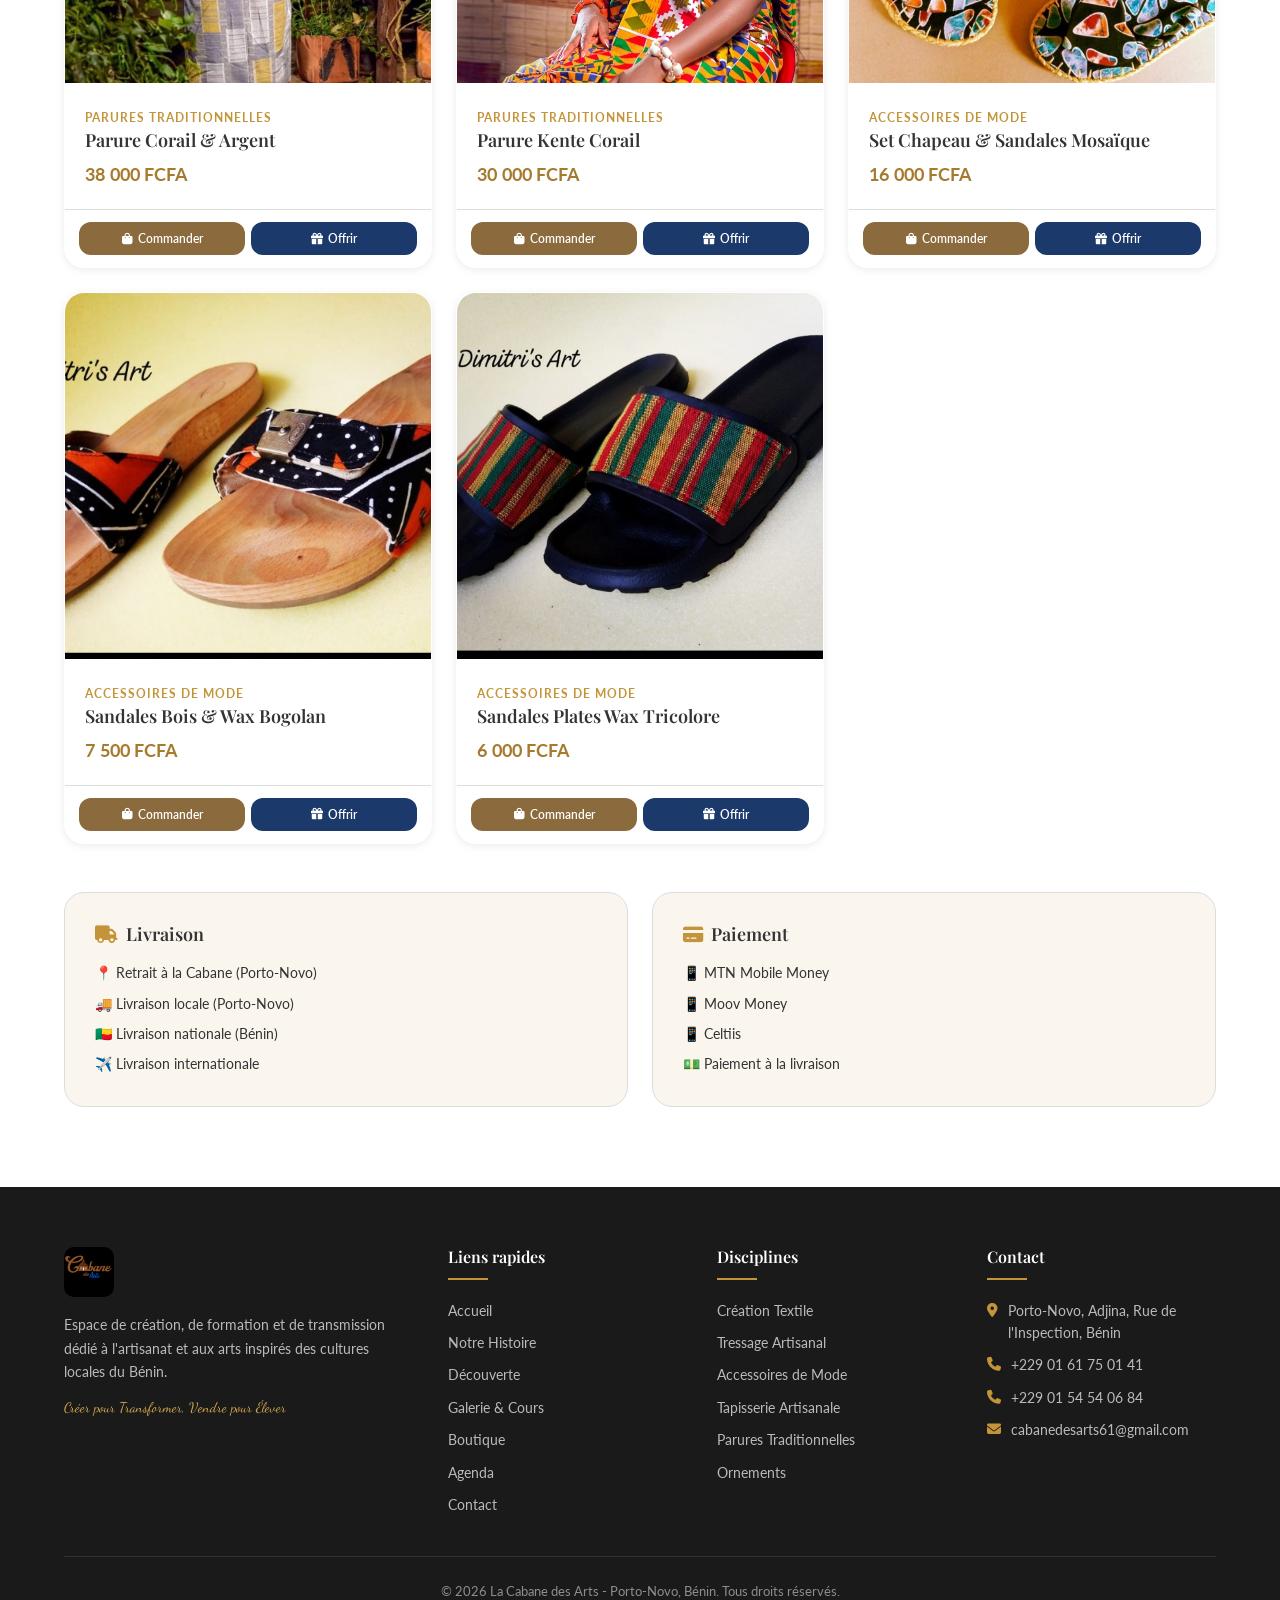
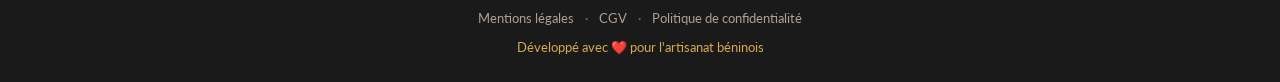
<file: boutique.html>
<!DOCTYPE html>
<html lang="fr">
<head>
    <meta charset="UTF-8">
    <meta name="viewport" content="width=device-width, initial-scale=1.0">
    <meta name="description" content="Cabane des Arts - Espace de création, formation et transmission dédié à l'artisanat et aux arts inspirés des cultures locales du Bénin">
    <meta name="keywords" content="artisanat Bénin, Porto-Novo, art africain, textile, tressage, accessoires traditionnels">
    <meta name="author" content="Cabane des Arts">
    <meta name="theme-color" content="#C4943B">

    <!-- Open Graph (partage WhatsApp / Facebook / etc.) -->
    <meta property="og:type" content="website">
    <meta property="og:locale" content="fr_FR">
    <meta property="og:site_name" content="Cabane des Arts">
    <meta property="og:title" content="Boutique | Cabane des Arts">
    <meta property="og:description" content="Découvrez nos créations artisanales à vendre : tapisseries, parures, textiles et accessoires inspirés des cultures du Bénin.">
    <meta property="og:image" content="https://cabane-des-arts.netlify.app/logo.jpg">
    <meta property="og:url" content="https://cabane-des-arts.netlify.app/boutique">
    
    <title>Boutique | Cabane des Arts</title>
    <link rel="icon" type="image/svg+xml" href="favicon.svg">
    <link rel="icon" type="image/png" sizes="32x32" href="favicon-32x32.png">
    <link rel="icon" type="image/png" sizes="16x16" href="favicon-16x16.png">
    <link rel="apple-touch-icon" sizes="180x180" href="apple-touch-icon.png">
    
    <!-- Google Fonts -->
    <link href="https://fonts.googleapis.com/css2?family=Playfair+Display:wght@400;500;600;700&family=Lato:wght@300;400;700&family=Dancing+Script:wght@400;700&display=swap" rel="stylesheet">
    
    <!-- Font Awesome -->
    <link rel="stylesheet" href="https://cdnjs.cloudflare.com/ajax/libs/font-awesome/6.4.0/css/all.min.css">
    
    <!-- CSS -->
    <link rel="stylesheet" href="style.css">
</head>
<body>
<!-- ========== HEADER ========== -->
    <header class="header" id="header">
        <!-- Barre supérieure -->
        <div class="top-bar">
            <div class="container">
                <div class="top-bar-content">
                    <div class="top-bar-left">
                        <a href="tel:+22961750141" class="top-bar-item">
                            <i class="fas fa-phone"></i> +229 01 61 75 01 41
                        </a>
                        <span class="top-bar-separator">|</span>
                        <a href="tel:+2290154540684" class="top-bar-item">
                            <i class="fas fa-phone"></i> +229 01 54 54 06 84
                        </a>
                        <span class="top-bar-separator">|</span>
                        <a href="mailto:cabanedesarts61@gmail.com" class="top-bar-item">
                            <i class="fas fa-envelope"></i> cabanedesarts61@gmail.com
                        </a>
                    </div>
                    <div class="top-bar-right">
                        <div class="social-links">
                            <a href="https://www.facebook.com/CabaneDesArts" target="_blank" class="social-link" aria-label="Facebook"><i class="fab fa-facebook-f"></i></a>
                            <a href="https://www.instagram.com/cabane_des_arts" target="_blank" class="social-link" aria-label="Instagram"><i class="fab fa-instagram"></i></a>
                            <a href="https://www.youtube.com/channel/UCnYrRoik0l54eAIrJpQTi5w" target="_blank" class="social-link" aria-label="YouTube"><i class="fab fa-youtube"></i></a>
                            <a href="https://wa.me/22961750141?text=Bonjour%20Cabane%20des%20Arts" target="_blank" class="social-link" aria-label="WhatsApp"><i class="fab fa-whatsapp"></i></a>
                        </div>
                        <div class="language-switcher">
                            <button class="lang-btn active" data-lang="fr" aria-label="Français">FR</button>
                            <span class="lang-separator">|</span>
                            <button class="lang-btn" data-lang="en" aria-label="English">EN</button>
                        </div>
                    </div>
                </div>
            </div>
        </div>
        
        <!-- Navigation principale -->
        <nav class="navbar">
            <div class="container">
                <div class="nav-content">
                    <a href="index.html" class="logo">
                        <img src="logo.jpg" alt="Logo" style="width:50px; height:50px; border-radius:10px;">
                        <div class="logo-text">
                            <span class="logo-title">Cabane des Arts</span>
                            <span class="logo-subtitle">Porto-Novo, Bénin</span>
                        </div>
                    </a>
                    
                    <ul class="nav-menu" id="navMenu">
                        <li class="nav-item">
                            <a href="index.html" class="nav-link" data-i18n="nav.home">Accueil</a>
                        </li>
                        <li class="nav-item">
                            <a href="histoire.html" class="nav-link" data-i18n="nav.story">Notre Histoire</a>
                        </li>
                        <li class="nav-item">
                            <a href="decouverte.html" class="nav-link" data-i18n="nav.discovery">Découverte</a>
                        </li>
                        <li class="nav-item">
                            <a href="galerie.html" class="nav-link" data-i18n="nav.gallery">Galerie & Cours</a>
                        </li>
                        <li class="nav-item">
                            <a href="boutique.html" class="nav-link active" data-i18n="nav.shop">Boutique</a>
                        </li>
                        <li class="nav-item">
                            <a href="agenda.html" class="nav-link" data-i18n="nav.events">Agenda</a>
                        </li>
                        <li class="nav-item">
                            <a href="contact.html" class="nav-link" data-i18n="nav.contact">Contact</a>
                        </li>
                    </ul>
                    
                    <div class="nav-actions">
                        <button class="cart-btn" id="cartBtn" aria-label="Panier">
                            <i class="fas fa-shopping-bag"></i>
                            <span class="cart-count" id="cartCount">0</span>
                        </button>
                        <!-- BOUTON MODE SOMBRE -->
                        <button id="theme-toggle" class="theme-toggle">
                            🌙 Mode Sombre
                        </button>
                        <button class="hamburger" id="hamburger" aria-label="Menu" aria-expanded="false">
                            <span class="bar"></span>
                            <span class="bar"></span>
                            <span class="bar"></span>
                        </button>
                    </div>
                </div>
            </div>
        </nav>
    </header>

    <!-- ========== PANIER LATÉRAL ========== -->
    <div class="cart-overlay" id="cartOverlay"></div>
    <div class="cart-sidebar" id="cartSidebar">
        <div class="cart-header">
            <h3><i class="fas fa-shopping-bag"></i> <span data-i18n="cart.title">Mon Panier</span></h3>
            <button class="cart-close" id="cartClose" aria-label="Fermer le panier">&times;</button>
        </div>
        <div class="cart-body" id="cartBody">
            <div class="cart-empty" id="cartEmpty">
                <i class="fas fa-shopping-cart"></i>
                <p data-i18n="cart.empty">Votre panier est vide</p>
            </div>
            <div class="cart-items" id="cartItems"></div>
        </div>
        <div class="cart-footer" id="cartFooter" style="display: none;">
            <div class="cart-total">
                <span data-i18n="cart.total">Total</span>
                <span id="cartTotal">0 FCFA</span>
            </div>
            <button class="btn btn-primary btn-full" id="checkoutBtn">
                <i class="fas fa-lock"></i> <span data-i18n="cart.checkout">Commander</span>
            </button>
            <div class="payment-methods">
                <span><i class="fas fa-mobile-alt"></i> MTN MoMo</span>
                <span><i class="fas fa-mobile-alt"></i> Moov Money</span>
                <span><i class="fas fa-mobile-alt"></i> Celtiis</span>
            </div>
        </div>
    </div>

    
<!-- ========== SECTION BOUTIQUE ========== -->
    <section id="boutique" class="boutique-section">
        <div class="container">
            <div class="section-header">
                <span class="section-subtitle" data-i18n="boutique.subtitle">Boutique</span>
                <h2 class="section-title" data-i18n="boutique.title">Nos Œuvres à la Vente</h2>
                <div class="section-divider">
                    <span class="divider-line"></span>
                    <i class="fas fa-store"></i>
                    <span class="divider-line"></span>
                </div>
            </div>
            
            <div class="boutique-grid" id="boutiqueGrid">
                <!-- Produits de la boutique injectés dynamiquement -->
            </div>
            
            <div class="boutique-info">
                <div class="info-box">
                    <h4><i class="fas fa-truck"></i> <span data-i18n="boutique.delivery">Livraison</span></h4>
                    <ul>
                        <li>📍 <span data-i18n="boutique.pickup">Retrait à la Cabane (Porto-Novo)</span></li>
                        <li>🚚 <span data-i18n="boutique.local">Livraison locale (Porto-Novo)</span></li>
                        <li>🇧🇯 <span data-i18n="boutique.national">Livraison nationale (Bénin)</span></li>
                        <li>✈️ <span data-i18n="boutique.international">Livraison internationale</span></li>
                    </ul>
                </div>
                <div class="info-box">
                    <h4><i class="fas fa-credit-card"></i> <span data-i18n="boutique.payment">Paiement</span></h4>
                    <ul>
                        <li>📱 MTN Mobile Money</li>
                        <li>📱 Moov Money</li>
                        <li>📱 Celtiis</li>
                        <li>💵 <span data-i18n="boutique.cod">Paiement à la livraison</span></li>
                    </ul>
                </div>
            </div>
        </div>
    </section>

    
<!-- ========== FOOTER ========== -->
    <footer class="footer">
        <div class="container">
            <div class="footer-grid">
                <div class="footer-col footer-about">
                    <div class="footer-logo">
                        <img src="logo.jpg" alt="La Cabane des Arts" class="logo-img">
                    </div>
                    <p data-i18n="footer.desc">
                        Espace de création, de formation et de transmission dédié à l'artisanat 
                        et aux arts inspirés des cultures locales du Bénin.
                    </p>
                    <p class="footer-slogan" data-i18n="footer.slogan">Créer pour Transformer, Vendre pour Élever</p>
                </div>
                
                <div class="footer-col">
                    <h4 data-i18n="footer.quicklinks">Liens rapides</h4>
                    <ul>
                        <li><a href="index.html" data-i18n="nav.home">Accueil</a></li>
                        <li><a href="histoire.html" data-i18n="nav.story">Notre Histoire</a></li>
                        <li><a href="decouverte.html" data-i18n="nav.discovery">Découverte</a></li>
                        <li><a href="galerie.html" data-i18n="nav.gallery">Galerie & Cours</a></li>
                        <li><a href="boutique.html" data-i18n="nav.shop">Boutique</a></li>
                        <li><a href="agenda.html" data-i18n="nav.events">Agenda</a></li>
                        <li><a href="contact.html" data-i18n="nav.contact">Contact</a></li>
                    </ul>
                </div>
                
                <div class="footer-col">
                    <h4 data-i18n="footer.disciplines">Disciplines</h4>
                    <ul>
                        <li><span data-i18n="tags.textile">Création Textile</span></li>
                        <li><span data-i18n="tags.tressage">Tressage Artisanal</span></li>
                        <li><span data-i18n="tags.accessoires">Accessoires de Mode</span></li>
                        <li><span data-i18n="tags.tapisserie">Tapisserie Artisanale</span></li>
                        <li><span data-i18n="tags.parures">Parures Traditionnelles</span></li>
                        <li><span data-i18n="tags.ornements">Ornements</span></li>
                    </ul>
                </div>
                
                <div class="footer-col">
                    <h4 data-i18n="footer.contact">Contact</h4>
                    <ul class="footer-contact">
                        <li><i class="fas fa-map-marker-alt"></i> Porto-Novo, Adjina, Rue de l'Inspection, Bénin</li>
                        <li><i class="fas fa-phone"></i> +229 01 61 75 01 41</li>
                        <li><i class="fas fa-phone"></i> +229 01 54 54 06 84</li>
                        <li><i class="fas fa-envelope"></i> cabanedesarts61@gmail.com</li>
                    </ul>
                </div>
            </div>
            
            <div class="footer-bottom">
                <p>&copy; 2026 La Cabane des Arts - Porto-Novo, Bénin. <span data-i18n="footer.rights">Tous droits réservés.</span></p>
                <p class="footer-legal-links">
                    <a href="mentions-legales.html">Mentions légales</a>
                    <span class="footer-legal-sep">·</span>
                    <a href="cgv.html">CGV</a>
                    <span class="footer-legal-sep">·</span>
                    <a href="politique-confidentialite.html">Politique de confidentialité</a>
                </p>
                <p class="footer-credit">Développé avec ❤️ pour l'artisanat béninois</p>
            </div>
        </div>
    </footer>

    <!-- ========== BANNIÈRE COOKIES ========== -->
    <div class="cookie-banner" id="cookie-banner">
        <div class="cookie-banner-content">
            <p>
                Ce site utilise des cookies et des technologies similaires (stockage local) pour faire fonctionner le panier d'achat, retenir vos préférences (langue, mode sombre) et mesurer la fréquentation. Vous pouvez accepter ou refuser les cookies non essentiels.
                <a href="politique-confidentialite.html">En savoir plus</a>
            </p>
            <div class="cookie-banner-actions">
                <button id="cookie-decline" class="btn btn-outline">Refuser</button>
                <button id="cookie-accept" class="btn btn-primary">Accepter</button>
            </div>
        </div>
    </div>

    
<!-- ========== MODAL RÉSERVATION ATELIER ========== -->
    <div class="modal-overlay" id="reservationModal">
        <div class="modal">
            <button class="modal-close" id="modalClose" aria-label="Fermer">&times;</button>
            <div class="modal-header">
                <h3 data-i18n="modal.reservation">Réservation d'atelier</h3>
            </div>
            <div class="modal-body">
                <p class="modal-info" id="modalAtelierInfo"></p>
                <p class="modal-info" id="modalAtelierPrice"></p>
                <p class="modal-note" data-i18n="modal.deposit">
                    Un acompte de 30% est requis pour confirmer votre réservation.
                </p>
                <form id="reservationForm">
                    <input type="hidden" id="resAtelier" name="atelier">
                    <input type="hidden" id="resPrice" name="price">
                    <div class="form-group">
                        <label for="resName" data-i18n="modal.name">Nom complet *</label>
                        <input type="text" id="resName" name="name" required>
                    </div>
                    <div class="form-group">
                        <label for="resEmail" data-i18n="modal.email">Email *</label>
                        <input type="email" id="resEmail" name="email" required>
                    </div>
                    <div class="form-group">
                        <label for="resPhone" data-i18n="modal.phone">Téléphone *</label>
                        <input type="tel" id="resPhone" name="phone" required>
                    </div>
                    <div class="form-group">
                        <label for="resDate" data-i18n="modal.date">Date souhaitée</label>
                        <input type="date" id="resDate" name="date">
                    </div>
                    <div class="form-group">
                        <label for="resPayment" data-i18n="modal.payment">Mode de paiement</label>
                        <select id="resPayment" name="payment">
                            <option value="mtn">MTN Mobile Money</option>
                            <option value="moov">Moov Money</option>
                            <option value="celtiis">Celtiis</option>
                            <option value="livraison">Paiement à la livraison</option>
                        </select>
                    </div>
                    <button type="submit" class="btn btn-primary btn-full">
                        <i class="fas fa-check"></i> <span data-i18n="modal.confirm">Confirmer la réservation</span>
                    </button>
                </form>
            </div>
        </div>
    </div>

    


    <!-- ========== MODALE DE DÉTAIL (histoire de la discipline) ========== -->
    <div class="modal-overlay" id="detailModal">
        <div class="modal detail-modal">
            <button class="modal-close" id="detailModalClose" aria-label="Fermer">&times;</button>
            <div class="detail-modal-image" id="detailImage"></div>
            <div class="detail-modal-body">
                <span class="detail-category" id="detailCategory"></span>
                <h3 class="detail-title" id="detailTitle"></h3>
                <p class="detail-description" id="detailDescription"></p>

                <div class="detail-price-row" id="detailPriceRow">
                    <span class="detail-price" id="detailPrice"></span>
                </div>

                <button class="btn btn-primary btn-full detail-add-to-cart" id="detailAddToCart">
                    <i class="fas fa-cart-plus"></i> <span data-i18n="cart.title">Ajouter au panier</span>
                </button>

                <div class="detail-story" id="detailStorySection">
                    <h4><i class="fas fa-feather"></i> <span id="detailStoryTitle"></span></h4>
                    <p id="detailStoryText"></p>
                </div>

                <div class="detail-note" id="detailNoteSection">
                    <h5><i class="fas fa-quote-left"></i> Note de l'artisan</h5>
                    <p id="detailNoteText"></p>
                </div>
            </div>
        </div>
    </div>

    <!-- ========== NOTIFICATION TOAST ========== -->
    <div class="toast-container" id="toastContainer"></div>

    <!-- ========== BOUTON RETOUR EN HAUT ========== -->
    <button class="back-to-top" id="backToTop" aria-label="Retour en haut">
        <i class="fas fa-chevron-up"></i>
    </button>

    <!-- JavaScript -->
    <script src="script.js"></script>

    <script>
    // ===== AVIS CLIENTS =====
    const AVIS_API = 'https://cabane-des-arts-backend.onrender.com/api';

    // Charger les avis validés
    async function loadAvisPublic() {
        const grid = document.getElementById('temoignagesGrid');
        if (!grid) return;
        try {
            const res = await fetch(AVIS_API + '/avis');
            const avis = await res.json();

            if (avis.length === 0) {
                grid.innerHTML = '<div style="text-align:center;padding:40px;color:#8A7B6A;font-size:15px;grid-column:1/-1;">Soyez le premier à laisser un avis !</div>';
                return;
            }

            grid.innerHTML = avis.map(a => {
                const etoiles = '★'.repeat(a.note) + '☆'.repeat(5 - a.note);
                const date = new Date(a.created_at).toLocaleDateString('fr-FR', {day:'2-digit', month:'long', year:'numeric'});
                return '<div class="temoignage-card">' +
                    '<div class="temoignage-stars" style="color:#C8922A;font-size:20px;margin-bottom:12px;">' + etoiles + '</div>' +
                    '<p class="temoignage-text">"' + a.commentaire + '"</p>' +
                    '<div class="temoignage-author">' +
                    '<div class="author-avatar" style="width:44px;height:44px;border-radius:50%;background:linear-gradient(135deg,#B5561A,#C8922A);display:flex;align-items:center;justify-content:center;color:white;font-weight:700;font-size:18px;">' + a.nom.charAt(0).toUpperCase() + '</div>' +
                    '<div><strong>' + a.nom + '</strong>' +
                    (a.produit ? '<div style="font-size:12px;color:#8A7B6A;">' + a.produit + '</div>' : '') +
                    '<div style="font-size:11px;color:#B0A090;">' + date + '</div></div>' +
                    '</div>' +
                    '</div>';
            }).join('');
        } catch(err) {
            grid.innerHTML = '<div style="text-align:center;padding:40px;color:#8A7B6A;grid-column:1/-1;">Impossible de charger les avis.</div>';
        }
    }

    // Étoiles interactives
    document.querySelectorAll('.star').forEach(star => {
        star.addEventListener('click', function() {
            const val = parseInt(this.dataset.value);
            document.getElementById('avisNote').value = val;
            document.querySelectorAll('.star').forEach((s, i) => {
                s.classList.toggle('active', i < val);
            });
        });
        star.addEventListener('mouseover', function() {
            const val = parseInt(this.dataset.value);
            document.querySelectorAll('.star').forEach((s, i) => {
                s.style.color = i < val ? '#C8922A' : '#E8DDD0';
            });
        });
        star.addEventListener('mouseout', function() {
            const note = parseInt(document.getElementById('avisNote').value);
            document.querySelectorAll('.star').forEach((s, i) => {
                s.style.color = i < note ? '#C8922A' : '#E8DDD0';
            });
        });
    });

    // Soumettre un avis
    const avisFormEl = document.getElementById('avisForm');
    if (avisFormEl) avisFormEl.addEventListener('submit', async function(e) {
        e.preventDefault();
        const nom = document.getElementById('avisNom').value.trim();
        const email = document.getElementById('avisEmail').value.trim();
        const produit = document.getElementById('avisProduit').value.trim();
        const note = parseInt(document.getElementById('avisNote').value);
        const commentaire = document.getElementById('avisCommentaire').value.trim();

        if (!nom || !email || !commentaire) {
            showToast('Veuillez remplir tous les champs obligatoires.', 'error');
            return;
        }
        if (note === 0) {
            showToast('Veuillez sélectionner une note.', 'error');
            return;
        }

        try {
            const res = await fetch(AVIS_API + '/avis', {
                method: 'POST',
                headers: { 'Content-Type': 'application/json' },
                body: JSON.stringify({ nom, email, produit, note, commentaire })
            });
            const data = await res.json();
            if (res.ok) {
                showToast('✅ Merci ! Votre avis sera publié après validation.', 'success');
                document.getElementById('avisForm').reset();
                document.getElementById('avisNote').value = 0;
                document.querySelectorAll('.star').forEach(s => s.classList.remove('active'));
            } else {
                showToast(data.erreur || 'Erreur lors de la soumission.', 'error');
            }
        } catch(err) {
            showToast('Impossible de joindre le serveur.', 'error');
        }
    });

    // Charger les avis au démarrage
    loadAvisPublic();
    </script>

    <!-- ===== BOUTON FLOTTANT RÉSEAUX SOCIAUX ===== -->
    <div class="floating-social" id="floatingSocial">
        <button class="float-main" id="floatMain" onclick="toggleSocial()" title="Nous contacter">
            <i class="fas fa-share-alt"></i>
        </button>
        <div class="float-items" id="floatItems">
            <a href="https://wa.me/22961750141?text=Bonjour%20Cabane%20des%20Arts%2C%20je%20vous%20contacte%20depuis%20votre%20site%20web." 
               target="_blank" class="float-item whatsapp" title="WhatsApp">
                <i class="fab fa-whatsapp"></i>
            </a>
            <a href="https://www.facebook.com/CabaneDesArts" 
               target="_blank" class="float-item facebook" title="Facebook">
                <i class="fab fa-facebook-f"></i>
            </a>
            <a href="https://www.instagram.com/cabane_des_arts" 
               target="_blank" class="float-item instagram" title="Instagram">
                <i class="fab fa-instagram"></i>
            </a>
            <a href="https://vm.tiktok.com/ZS9FFyeX7g1RM-Fwqan/" 
               target="_blank" class="float-item tiktok" title="TikTok">
                <i class="fab fa-tiktok"></i>
            </a>
            <a href="https://www.youtube.com/channel/UCnYrRoik0l54eAIrJpQTi5w" 
               target="_blank" class="float-item youtube" title="YouTube">
                <i class="fab fa-youtube"></i>
            </a>
        </div>
    </div>

    <style>
    .floating-social {
        position: fixed;
        bottom: 32px;
        right: 28px;
        z-index: 9998;
        display: flex;
        flex-direction: column-reverse;
        align-items: center;
        gap: 12px;
    }

    .float-main {
        width: 56px;
        height: 56px;
        border-radius: 50%;
        background: linear-gradient(135deg, #B5561A, #C8922A);
        border: none;
        color: white;
        font-size: 20px;
        cursor: pointer;
        box-shadow: 0 4px 20px rgba(181,86,26,0.4);
        transition: all 0.3s ease;
        display: flex;
        align-items: center;
        justify-content: center;
    }

    .float-main:hover {
        transform: scale(1.1);
        box-shadow: 0 6px 28px rgba(181,86,26,0.5);
    }

    .float-main.open {
        background: linear-gradient(135deg, #555, #333);
        transform: rotate(45deg);
    }

    .float-items {
        display: flex;
        flex-direction: column-reverse;
        align-items: center;
        gap: 10px;
        overflow: hidden;
        max-height: 0;
        transition: max-height 0.4s ease, opacity 0.3s ease;
        opacity: 0;
    }

    .float-items.open {
        max-height: 400px;
        opacity: 1;
    }

    .float-item {
        width: 46px;
        height: 46px;
        border-radius: 50%;
        display: flex;
        align-items: center;
        justify-content: center;
        color: white;
        font-size: 18px;
        text-decoration: none;
        box-shadow: 0 3px 12px rgba(0,0,0,0.2);
        transition: transform 0.2s ease, box-shadow 0.2s ease;
        position: relative;
    }

    .float-item:hover {
        transform: scale(1.15);
        box-shadow: 0 5px 18px rgba(0,0,0,0.3);
    }

    .float-item::before {
        content: attr(title);
        position: absolute;
        right: 56px;
        background: rgba(0,0,0,0.75);
        color: white;
        padding: 4px 10px;
        border-radius: 6px;
        font-size: 12px;
        white-space: nowrap;
        opacity: 0;
        transition: opacity 0.2s;
        pointer-events: none;
    }

    .float-item:hover::before {
        opacity: 1;
    }

    .float-item.whatsapp  { background: #25D366; }
    .float-item.facebook  { background: #1877F2; }
    .float-item.instagram { background: linear-gradient(135deg, #f09433, #e6683c, #dc2743, #cc2366, #bc1888); }
    .float-item.tiktok    { background: #010101; }
    .float-item.youtube   { background: #FF0000; }
    </style>

    <script>
    function toggleSocial() {
        const btn = document.getElementById('floatMain');
        const items = document.getElementById('floatItems');
        btn.classList.toggle('open');
        items.classList.toggle('open');
    }

    // Fermer si on clique ailleurs
    document.addEventListener('click', function(e) {
        const social = document.getElementById('floatingSocial');
        if (!social.contains(e.target)) {
            document.getElementById('floatMain').classList.remove('open');
            document.getElementById('floatItems').classList.remove('open');
        }
    });
    </script>

    <script>
    // ===== SCROLL FLUIDE + ANIMATION TITRE =====
    document.querySelectorAll('a[href^="#"]').forEach(function(link) {
        link.addEventListener('click', function(e) {
            var href = this.getAttribute('href');
            if (href === '#') return;
            var target = document.querySelector(href);
            if (!target) return;
            e.preventDefault();

            target.scrollIntoView({ behavior: 'smooth', block: 'start' });

            setTimeout(function() {
                var title = target.querySelector('.section-title, h2, h1');
                if (!title) return;
                title.style.transition = 'color 0.3s ease, transform 0.3s ease';
                title.style.color = '#B5561A';
                title.style.transform = 'translateX(8px)';
                setTimeout(function() {
                    title.style.color = '';
                    title.style.transform = '';
                    setTimeout(function() {
                        title.style.transition = '';
                    }, 400);
                }, 800);
            }, 600);
        });
    });
    </script>

    <script>
    // ===== AGENDA DYNAMIQUE =====
    async function loadAgenda() {
        const grid = document.getElementById('agendaGrid');
        if (!grid) return; // Cette page n'a pas de grille agenda
        try {
            const res = await fetch('https://cabane-des-arts-backend.onrender.com/api/evenements');
            const evenements = await res.json();

            if (evenements.length === 0) {
                grid.innerHTML = '<div style="text-align:center;padding:60px 20px;color:#8A7B6A;grid-column:1/-1;">' +
                    '<div style="font-size:48px;margin-bottom:16px;">📅</div>' +
                    '<p style="font-size:16px;">Aucun événement prévu pour le moment.</p>' +
                    '<p style="font-size:14px;margin-top:8px;">Revenez bientôt !</p>' +
                    '</div>';
                return;
            }

            grid.innerHTML = evenements.map(ev => {
                const date = new Date(ev.date_debut);
                const jour = date.toLocaleDateString("fr-FR", { day: "2-digit" });
                const mois = date.toLocaleDateString("fr-FR", { month: "short" }).toUpperCase();
                const annee = date.getFullYear();
                const prix = ev.prix > 0 ? Number(ev.prix).toLocaleString("fr-FR") + " FCFA" : "Gratuit";
                const typeColors = {
                    atelier: "#B5561A",
                    exposition: "#1B3A6B",
                    vente: "#2D7A4F",
                    evenement: "#C8922A"
                };
                const color = typeColors[ev.type] || "#B5561A";

                return '<div class="agenda-card" style="background:white;border-radius:16px;overflow:hidden;box-shadow:0 4px 20px rgba(0,0,0,0.08);border:1px solid #E8DDD0;display:flex;flex-direction:column;">' +
                    '<div style="background:' + color + ';padding:20px 24px;display:flex;align-items:center;gap:16px;">' +
                    '<div style="text-align:center;color:white;">' +
                    '<div style="font-size:36px;font-weight:700;line-height:1;">' + jour + '</div>' +
                    '<div style="font-size:13px;letter-spacing:2px;">' + mois + ' ' + annee + '</div>' +
                    '</div>' +
                    '<div style="width:1px;height:50px;background:rgba(255,255,255,0.3);"></div>' +
                    '<div>' +
                    '<span style="background:rgba(255,255,255,0.2);color:white;padding:3px 10px;border-radius:20px;font-size:11px;text-transform:uppercase;letter-spacing:1px;">' + ev.type + '</span>' +
                    '</div>' +
                    '</div>' +
                    '<div style="padding:20px 24px;flex:1;">' +
                    '<h3 style="font-family:Playfair Display,serif;font-size:18px;color:#1A1208;margin-bottom:10px;">' + ev.titre + '</h3>' +
                    '<p style="font-size:14px;color:#8A7B6A;line-height:1.6;margin-bottom:16px;">' + ev.description + '</p>' +
                    (ev.lieu ? '<div style="display:flex;align-items:center;gap:8px;font-size:13px;color:#8A7B6A;margin-bottom:8px;"><span>📍</span>' + ev.lieu + '</div>' : '') +
                    '<div style="display:flex;align-items:center;justify-content:space-between;margin-top:16px;padding-top:16px;border-top:1px solid #E8DDD0;">' +
                    '<span style="font-weight:700;color:' + color + ';font-size:15px;">' + prix + '</span>' +
                    (ev.prix > 0 ? '<button onclick="reserverEvenement(\'' + ev.titre.replace(/'/g, "\\'") + '\',' + ev.prix + ')" style="padding:8px 18px;background:' + color + ';color:white;border-radius:8px;border:none;cursor:pointer;font-family:inherit;font-size:13px;font-weight:600;">Réserver</button>' : '<span style="padding:8px 18px;background:#EAFAF1;color:#2D7A4F;border-radius:8px;font-size:13px;font-weight:600;">Entrée libre</span>') +
                    '</div>' +
                    '</div>' +
                    '</div>';
            }).join('');

        } catch(err) {
            grid.innerHTML = '<div style="text-align:center;padding:40px;color:#8A7B6A;grid-column:1/-1;">Impossible de charger les événements.</div>';
        }
    }

    // Style de la grille agenda
    document.addEventListener("DOMContentLoaded", function() {
        const grid = document.getElementById("agendaGrid");
        if (grid) {
            grid.style.display = "grid";
            grid.style.gridTemplateColumns = "repeat(auto-fill, minmax(300px, 1fr))";
            grid.style.gap = "24px";
        }
        loadAgenda();
    });
    </script>

    <script>
    function reserverEvenement(titre, prix) {
        document.getElementById('resAtelier').value = titre;
        document.getElementById('resPrice').value = prix;
        document.getElementById('modalAtelierInfo').textContent = 'Événement : ' + titre;
        document.getElementById('modalAtelierPrice').textContent = 'Prix : ' + Number(prix).toLocaleString('fr-FR') + ' FCFA';
        document.getElementById('reservationModal').classList.add('active');
    }
    </script>
<!-- ===== SDK KKIAPAY ===== -->
</body>
</html>
</file>
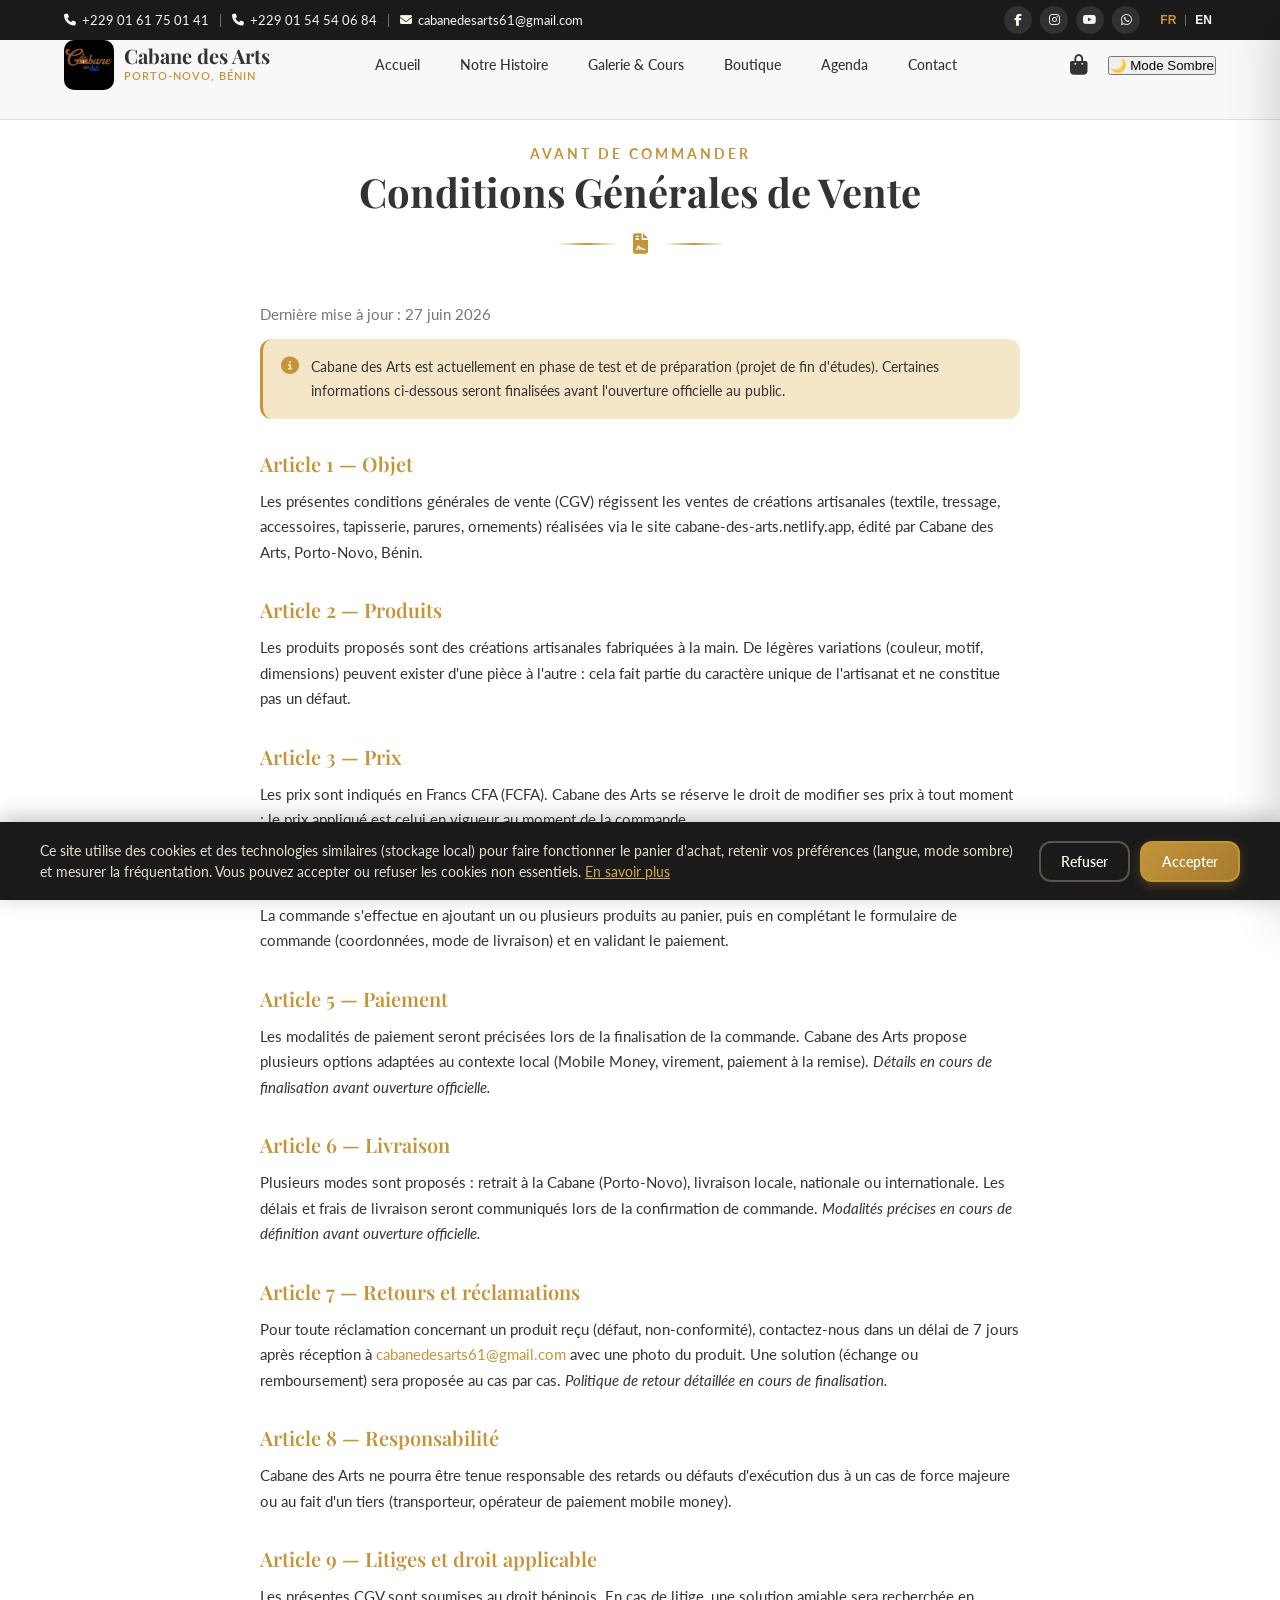
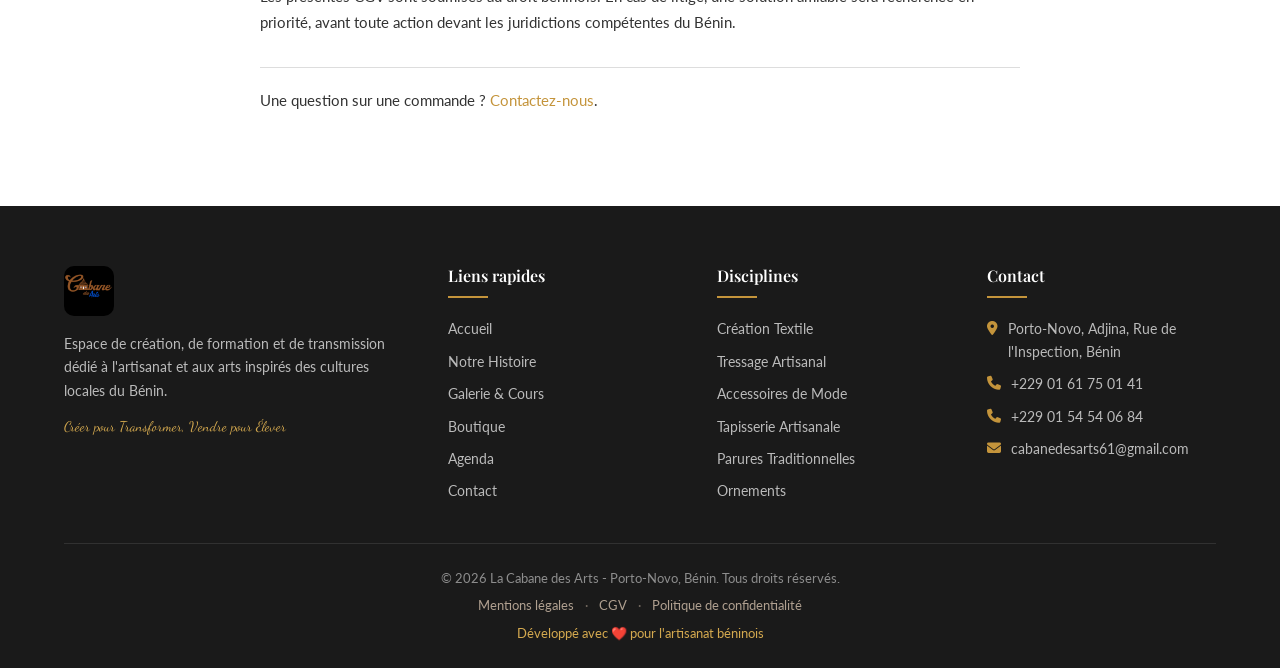
<file: cgv.html>
<!DOCTYPE html>
<html lang="fr">
<head>
    <meta charset="UTF-8">
    <meta name="viewport" content="width=device-width, initial-scale=1.0">
    <meta name="description" content="Conditions générales de vente du site Cabane des Arts : produits, prix, paiement, livraison et retours.">
    <meta name="keywords" content="artisanat Bénin, Porto-Novo, art africain, textile, tressage, accessoires traditionnels">
    <meta name="author" content="Cabane des Arts">
    <meta name="theme-color" content="#C4943B">

    <!-- Open Graph (partage WhatsApp / Facebook / etc.) -->
    <meta property="og:type" content="website">
    <meta property="og:locale" content="fr_FR">
    <meta property="og:site_name" content="Cabane des Arts">
    <meta property="og:title" content="Conditions Générales de Vente | Cabane des Arts">
    <meta property="og:description" content="Conditions générales de vente du site Cabane des Arts : produits, prix, paiement, livraison et retours.">
    <meta property="og:image" content="https://cabane-des-arts.netlify.app/logo.jpg">
    <meta property="og:url" content="https://cabane-des-arts.netlify.app/cgv">

    <title>Conditions Générales de Vente | Cabane des Arts</title>
    <link rel="icon" type="image/svg+xml" href="favicon.svg">
    <link rel="icon" type="image/png" sizes="32x32" href="favicon-32x32.png">
    <link rel="icon" type="image/png" sizes="16x16" href="favicon-16x16.png">
    <link rel="apple-touch-icon" sizes="180x180" href="apple-touch-icon.png">

    <!-- Google Fonts -->
    <link href="https://fonts.googleapis.com/css2?family=Playfair+Display:wght@400;500;600;700&family=Lato:wght@300;400;700&family=Dancing+Script:wght@400;700&display=swap" rel="stylesheet">

    <!-- Font Awesome -->
    <link rel="stylesheet" href="https://cdnjs.cloudflare.com/ajax/libs/font-awesome/6.4.0/css/all.min.css">

    <!-- CSS -->
    <link rel="stylesheet" href="style.css">
</head>
<body>
<!-- ========== HEADER ========== -->
    <header class="header" id="header">
        <!-- Barre supérieure -->
        <div class="top-bar">
            <div class="container">
                <div class="top-bar-content">
                    <div class="top-bar-left">
                        <a href="tel:+22961750141" class="top-bar-item">
                            <i class="fas fa-phone"></i> +229 01 61 75 01 41
                        </a>
                        <span class="top-bar-separator">|</span>
                        <a href="tel:+2290154540684" class="top-bar-item">
                            <i class="fas fa-phone"></i> +229 01 54 54 06 84
                        </a>
                        <span class="top-bar-separator">|</span>
                        <a href="mailto:cabanedesarts61@gmail.com" class="top-bar-item">
                            <i class="fas fa-envelope"></i> cabanedesarts61@gmail.com
                        </a>
                    </div>
                    <div class="top-bar-right">
                        <div class="social-links">
                            <a href="https://www.facebook.com/CabaneDesArts" target="_blank" class="social-link" aria-label="Facebook"><i class="fab fa-facebook-f"></i></a>
                            <a href="https://www.instagram.com/cabane_des_arts" target="_blank" class="social-link" aria-label="Instagram"><i class="fab fa-instagram"></i></a>
                            <a href="https://www.youtube.com/channel/UCnYrRoik0l54eAIrJpQTi5w" target="_blank" class="social-link" aria-label="YouTube"><i class="fab fa-youtube"></i></a>
                            <a href="https://wa.me/22961750141?text=Bonjour%20Cabane%20des%20Arts" target="_blank" class="social-link" aria-label="WhatsApp"><i class="fab fa-whatsapp"></i></a>
                        </div>
                        <div class="language-switcher">
                            <button class="lang-btn active" data-lang="fr" aria-label="Français">FR</button>
                            <span class="lang-separator">|</span>
                            <button class="lang-btn" data-lang="en" aria-label="English">EN</button>
                        </div>
                    </div>
                </div>
            </div>
        </div>

        <!-- Navigation principale -->
        <nav class="navbar">
            <div class="container">
                <div class="nav-content">
                    <a href="index.html" class="logo">
                        <img src="logo.jpg" alt="Logo" style="width:50px; height:50px; border-radius:10px;">
                        <div class="logo-text">
                            <span class="logo-title">Cabane des Arts</span>
                            <span class="logo-subtitle">Porto-Novo, Bénin</span>
                        </div>
                    </a>

                    <ul class="nav-menu" id="navMenu">
                        <li class="nav-item">
                            <a href="index.html" class="nav-link" data-i18n="nav.home">Accueil</a>
                        </li>
                        <li class="nav-item">
                            <a href="histoire.html" class="nav-link" data-i18n="nav.story">Notre Histoire</a>
                        </li>
                        <li class="nav-item">
                            <a href="galerie.html" class="nav-link" data-i18n="nav.gallery">Galerie & Cours</a>
                        </li>
                        <li class="nav-item">
                            <a href="boutique.html" class="nav-link" data-i18n="nav.shop">Boutique</a>
                        </li>
                        <li class="nav-item">
                            <a href="agenda.html" class="nav-link" data-i18n="nav.events">Agenda</a>
                        </li>
                        <li class="nav-item">
                            <a href="contact.html" class="nav-link" data-i18n="nav.contact">Contact</a>
                        </li>
                    </ul>

                    <div class="nav-actions">
                        <button class="cart-btn" id="cartBtn" aria-label="Panier">
                            <i class="fas fa-shopping-bag"></i>
                            <span class="cart-count" id="cartCount">0</span>
                        </button>
                        <!-- BOUTON MODE SOMBRE -->
                        <button id="theme-toggle" class="theme-toggle">
                            🌙 Mode Sombre
                        </button>
                        <button class="hamburger" id="hamburger" aria-label="Menu" aria-expanded="false">
                            <span class="bar"></span>
                            <span class="bar"></span>
                            <span class="bar"></span>
                        </button>
                    </div>
                </div>
            </div>
        </nav>
    </header>

    <!-- ========== PANIER LATÉRAL ========== -->
    <div class="cart-overlay" id="cartOverlay"></div>
    <div class="cart-sidebar" id="cartSidebar">
        <div class="cart-header">
            <h3><i class="fas fa-shopping-bag"></i> <span data-i18n="cart.title">Mon Panier</span></h3>
            <button class="cart-close" id="cartClose" aria-label="Fermer le panier">&times;</button>
        </div>
        <div class="cart-body" id="cartBody">
            <div class="cart-empty" id="cartEmpty">
                <i class="fas fa-shopping-cart"></i>
                <p data-i18n="cart.empty">Votre panier est vide</p>
            </div>
            <div class="cart-items" id="cartItems"></div>
        </div>
        <div class="cart-footer" id="cartFooter" style="display: none;">
            <div class="cart-total">
                <span data-i18n="cart.total">Total</span>
                <span id="cartTotal">0 FCFA</span>
            </div>
            <button class="btn btn-primary btn-full" id="checkoutBtn">
                <i class="fas fa-lock"></i> <span data-i18n="cart.checkout">Commander</span>
            </button>
            <div class="payment-methods">
                <span><i class="fas fa-mobile-alt"></i> MTN MoMo</span>
                <span><i class="fas fa-mobile-alt"></i> Moov Money</span>
                <span><i class="fas fa-mobile-alt"></i> Celtiis</span>
            </div>
        </div>
    </div>


<!-- ========== SECTION CGV ========== -->
    <section id="cgv" class="legal-section">
        <div class="container">
            <div class="section-header">
                <span class="section-subtitle">Avant de commander</span>
                <h2 class="section-title">Conditions Générales de Vente</h2>
                <div class="section-divider">
                    <span class="divider-line"></span>
                    <i class="fas fa-file-contract"></i>
                    <span class="divider-line"></span>
                </div>
            </div>

            <div class="legal-content">
                <p class="legal-updated">Dernière mise à jour : 27 juin 2026</p>

                <div class="legal-notice-box">
                    <i class="fas fa-circle-info"></i>
                    <p>Cabane des Arts est actuellement en phase de test et de préparation (projet de fin d'études). Certaines informations ci-dessous seront finalisées avant l'ouverture officielle au public.</p>
                </div>

                <h3>Article 1 — Objet</h3>
                <p>Les présentes conditions générales de vente (CGV) régissent les ventes de créations artisanales (textile, tressage, accessoires, tapisserie, parures, ornements) réalisées via le site cabane-des-arts.netlify.app, édité par Cabane des Arts, Porto-Novo, Bénin.</p>

                <h3>Article 2 — Produits</h3>
                <p>Les produits proposés sont des créations artisanales fabriquées à la main. De légères variations (couleur, motif, dimensions) peuvent exister d'une pièce à l'autre : cela fait partie du caractère unique de l'artisanat et ne constitue pas un défaut.</p>

                <h3>Article 3 — Prix</h3>
                <p>Les prix sont indiqués en Francs CFA (FCFA). Cabane des Arts se réserve le droit de modifier ses prix à tout moment ; le prix appliqué est celui en vigueur au moment de la commande.</p>

                <h3>Article 4 — Commande</h3>
                <p>La commande s'effectue en ajoutant un ou plusieurs produits au panier, puis en complétant le formulaire de commande (coordonnées, mode de livraison) et en validant le paiement.</p>

                <h3>Article 5 — Paiement</h3>
                <p>Les modalités de paiement seront précisées lors de la finalisation de la commande. Cabane des Arts propose plusieurs options adaptées au contexte local (Mobile Money, virement, paiement à la remise). <em>Détails en cours de finalisation avant ouverture officielle.</em></p>

                <h3>Article 6 — Livraison</h3>
                <p>Plusieurs modes sont proposés : retrait à la Cabane (Porto-Novo), livraison locale, nationale ou internationale. Les délais et frais de livraison seront communiqués lors de la confirmation de commande. <em>Modalités précises en cours de définition avant ouverture officielle.</em></p>

                <h3>Article 7 — Retours et réclamations</h3>
                <p>Pour toute réclamation concernant un produit reçu (défaut, non-conformité), contactez-nous dans un délai de 7 jours après réception à <a href="mailto:cabanedesarts61@gmail.com">cabanedesarts61@gmail.com</a> avec une photo du produit. Une solution (échange ou remboursement) sera proposée au cas par cas. <em>Politique de retour détaillée en cours de finalisation.</em></p>

                <h3>Article 8 — Responsabilité</h3>
                <p>Cabane des Arts ne pourra être tenue responsable des retards ou défauts d'exécution dus à un cas de force majeure ou au fait d'un tiers (transporteur, opérateur de paiement mobile money).</p>

                <h3>Article 9 — Litiges et droit applicable</h3>
                <p>Les présentes CGV sont soumises au droit béninois. En cas de litige, une solution amiable sera recherchée en priorité, avant toute action devant les juridictions compétentes du Bénin.</p>

                <p class="legal-contact-cta">Une question sur une commande ? <a href="contact.html">Contactez-nous</a>.</p>
            </div>
        </div>
    </section>

<!-- ========== FOOTER ========== -->
    <footer class="footer">
        <div class="container">
            <div class="footer-grid">
                <div class="footer-col footer-about">
                    <div class="footer-logo">
                        <img src="logo.jpg" alt="La Cabane des Arts" class="logo-img">
                    </div>
                    <p data-i18n="footer.desc">
                        Espace de création, de formation et de transmission dédié à l'artisanat
                        et aux arts inspirés des cultures locales du Bénin.
                    </p>
                    <p class="footer-slogan" data-i18n="footer.slogan">Créer pour Transformer, Vendre pour Élever</p>
                </div>

                <div class="footer-col">
                    <h4 data-i18n="footer.quicklinks">Liens rapides</h4>
                    <ul>
                        <li><a href="index.html" data-i18n="nav.home">Accueil</a></li>
                        <li><a href="histoire.html" data-i18n="nav.story">Notre Histoire</a></li>
                        <li><a href="galerie.html" data-i18n="nav.gallery">Galerie & Cours</a></li>
                        <li><a href="boutique.html" data-i18n="nav.shop">Boutique</a></li>
                        <li><a href="agenda.html" data-i18n="nav.events">Agenda</a></li>
                        <li><a href="contact.html" data-i18n="nav.contact">Contact</a></li>
                    </ul>
                </div>

                <div class="footer-col">
                    <h4 data-i18n="footer.disciplines">Disciplines</h4>
                    <ul>
                        <li><span data-i18n="tags.textile">Création Textile</span></li>
                        <li><span data-i18n="tags.tressage">Tressage Artisanal</span></li>
                        <li><span data-i18n="tags.accessoires">Accessoires de Mode</span></li>
                        <li><span data-i18n="tags.tapisserie">Tapisserie Artisanale</span></li>
                        <li><span data-i18n="tags.parures">Parures Traditionnelles</span></li>
                        <li><span data-i18n="tags.ornements">Ornements</span></li>
                    </ul>
                </div>

                <div class="footer-col">
                    <h4 data-i18n="footer.contact">Contact</h4>
                    <ul class="footer-contact">
                        <li><i class="fas fa-map-marker-alt"></i> Porto-Novo, Adjina, Rue de l'Inspection, Bénin</li>
                        <li><i class="fas fa-phone"></i> +229 01 61 75 01 41</li>
                        <li><i class="fas fa-phone"></i> +229 01 54 54 06 84</li>
                        <li><i class="fas fa-envelope"></i> cabanedesarts61@gmail.com</li>
                    </ul>
                </div>
            </div>

            <div class="footer-bottom">
                <p>&copy; 2026 La Cabane des Arts - Porto-Novo, Bénin. <span data-i18n="footer.rights">Tous droits réservés.</span></p>
                <p class="footer-legal-links">
                    <a href="mentions-legales.html">Mentions légales</a>
                    <span class="footer-legal-sep">·</span>
                    <a href="cgv.html">CGV</a>
                    <span class="footer-legal-sep">·</span>
                    <a href="politique-confidentialite.html">Politique de confidentialité</a>
                </p>
                <p class="footer-credit">Développé avec ❤️ pour l'artisanat béninois</p>
            </div>
        </div>
    </footer>

    <!-- ========== BANNIÈRE COOKIES ========== -->
    <div class="cookie-banner" id="cookie-banner">
        <div class="cookie-banner-content">
            <p>
                Ce site utilise des cookies et des technologies similaires (stockage local) pour faire fonctionner le panier d'achat, retenir vos préférences (langue, mode sombre) et mesurer la fréquentation. Vous pouvez accepter ou refuser les cookies non essentiels.
                <a href="politique-confidentialite.html">En savoir plus</a>
            </p>
            <div class="cookie-banner-actions">
                <button id="cookie-decline" class="btn btn-outline">Refuser</button>
                <button id="cookie-accept" class="btn btn-primary">Accepter</button>
            </div>
        </div>
    </div>

    <!-- ========== NOTIFICATION TOAST ========== -->
    <div class="toast-container" id="toastContainer"></div>

    <!-- ========== BOUTON RETOUR EN HAUT ========== -->
    <button class="back-to-top" id="backToTop" aria-label="Retour en haut">
        <i class="fas fa-chevron-up"></i>
    </button>

    <!-- JavaScript -->
    <script src="script.js"></script>
</body>
</html>
</file>
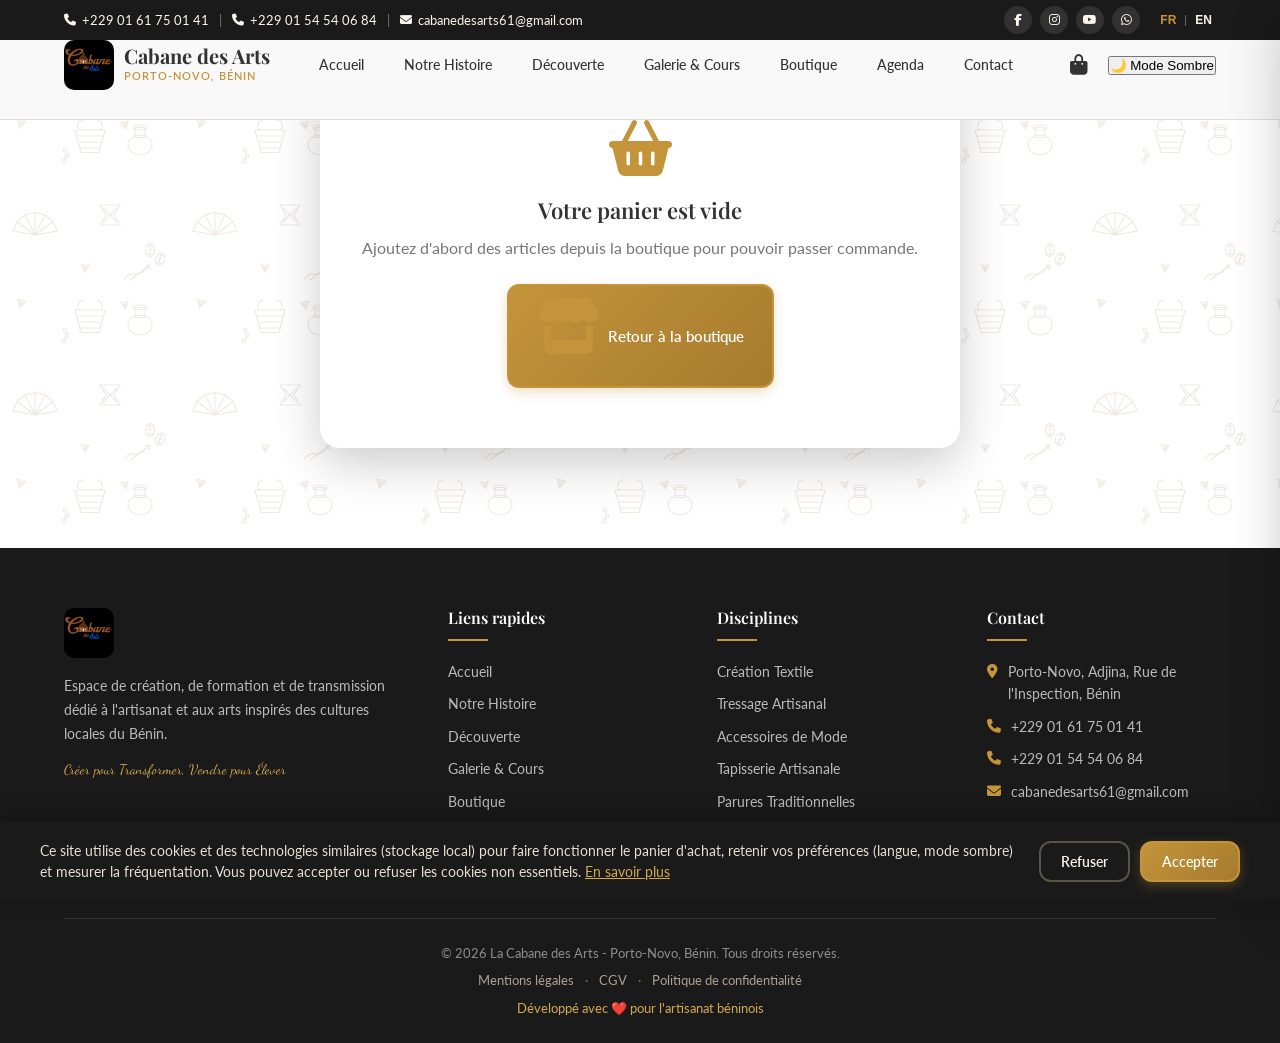
<file: commande.html>
<!DOCTYPE html>
<html lang="fr">
<head>
    <meta charset="UTF-8">
    <meta name="viewport" content="width=device-width, initial-scale=1.0">
    <meta name="description" content="Finalisez votre commande Cabane des Arts en choisissant votre distributeur le plus proche.">
    <meta name="robots" content="noindex, nofollow">
    <meta name="theme-color" content="#C4943B">

    <title>Finaliser ma commande | Cabane des Arts</title>
    <link rel="icon" type="image/svg+xml" href="favicon.svg">
    <link rel="icon" type="image/png" sizes="32x32" href="favicon-32x32.png">
    <link rel="icon" type="image/png" sizes="16x16" href="favicon-16x16.png">
    <link rel="apple-touch-icon" sizes="180x180" href="apple-touch-icon.png">

    <!-- Google Fonts -->
    <link href="https://fonts.googleapis.com/css2?family=Playfair+Display:wght@400;500;600;700&family=Lato:wght@300;400;700&family=Dancing+Script:wght@400;700&display=swap" rel="stylesheet">

    <!-- Font Awesome -->
    <link rel="stylesheet" href="https://cdnjs.cloudflare.com/ajax/libs/font-awesome/6.4.0/css/all.min.css">

    <!-- CSS -->
    <link rel="stylesheet" href="style.css">
</head>
<body>
<!-- ========== HEADER ========== -->
    <header class="header" id="header">
        <!-- Barre supérieure -->
        <div class="top-bar">
            <div class="container">
                <div class="top-bar-content">
                    <div class="top-bar-left">
                        <a href="tel:+22961750141" class="top-bar-item">
                            <i class="fas fa-phone"></i> +229 01 61 75 01 41
                        </a>
                        <span class="top-bar-separator">|</span>
                        <a href="tel:+2290154540684" class="top-bar-item">
                            <i class="fas fa-phone"></i> +229 01 54 54 06 84
                        </a>
                        <span class="top-bar-separator">|</span>
                        <a href="mailto:cabanedesarts61@gmail.com" class="top-bar-item">
                            <i class="fas fa-envelope"></i> cabanedesarts61@gmail.com
                        </a>
                    </div>
                    <div class="top-bar-right">
                        <div class="social-links">
                            <a href="https://www.facebook.com/CabaneDesArts" target="_blank" class="social-link" aria-label="Facebook"><i class="fab fa-facebook-f"></i></a>
                            <a href="https://www.instagram.com/cabane_des_arts" target="_blank" class="social-link" aria-label="Instagram"><i class="fab fa-instagram"></i></a>
                            <a href="https://www.youtube.com/channel/UCnYrRoik0l54eAIrJpQTi5w" target="_blank" class="social-link" aria-label="YouTube"><i class="fab fa-youtube"></i></a>
                            <a href="https://wa.me/22961750141?text=Bonjour%20Cabane%20des%20Arts" target="_blank" class="social-link" aria-label="WhatsApp"><i class="fab fa-whatsapp"></i></a>
                        </div>
                        <div class="language-switcher">
                            <button class="lang-btn active" data-lang="fr" aria-label="Français">FR</button>
                            <span class="lang-separator">|</span>
                            <button class="lang-btn" data-lang="en" aria-label="English">EN</button>
                        </div>
                    </div>
                </div>
            </div>
        </div>

        <!-- Navigation principale -->
        <nav class="navbar">
            <div class="container">
                <div class="nav-content">
                    <a href="index.html" class="logo">
                        <img src="logo.jpg" alt="Logo" style="width:50px; height:50px; border-radius:10px;">
                        <div class="logo-text">
                            <span class="logo-title">Cabane des Arts</span>
                            <span class="logo-subtitle">Porto-Novo, Bénin</span>
                        </div>
                    </a>

                    <ul class="nav-menu" id="navMenu">
                        <li class="nav-item">
                            <a href="index.html" class="nav-link" data-i18n="nav.home">Accueil</a>
                        </li>
                        <li class="nav-item">
                            <a href="histoire.html" class="nav-link" data-i18n="nav.story">Notre Histoire</a>
                        </li>
                        <li class="nav-item">
                            <a href="decouverte.html" class="nav-link" data-i18n="nav.discovery">Découverte</a>
                        </li>
                        <li class="nav-item">
                            <a href="galerie.html" class="nav-link" data-i18n="nav.gallery">Galerie & Cours</a>
                        </li>
                        <li class="nav-item">
                            <a href="boutique.html" class="nav-link" data-i18n="nav.shop">Boutique</a>
                        </li>
                        <li class="nav-item">
                            <a href="agenda.html" class="nav-link" data-i18n="nav.events">Agenda</a>
                        </li>
                        <li class="nav-item">
                            <a href="contact.html" class="nav-link" data-i18n="nav.contact">Contact</a>
                        </li>
                    </ul>

                    <div class="nav-actions">
                        <button class="cart-btn" id="cartBtn" aria-label="Panier">
                            <i class="fas fa-shopping-bag"></i>
                            <span class="cart-count" id="cartCount">0</span>
                        </button>
                        <!-- BOUTON MODE SOMBRE -->
                        <button id="theme-toggle" class="theme-toggle">
                            🌙 Mode Sombre
                        </button>
                        <button class="hamburger" id="hamburger" aria-label="Menu" aria-expanded="false">
                            <span class="bar"></span>
                            <span class="bar"></span>
                            <span class="bar"></span>
                        </button>
                    </div>
                </div>
            </div>
        </nav>
    </header>

    <!-- ========== PANIER LATÉRAL ========== -->
    <div class="cart-overlay" id="cartOverlay"></div>
    <div class="cart-sidebar" id="cartSidebar">
        <div class="cart-header">
            <h3><i class="fas fa-shopping-bag"></i> <span data-i18n="cart.title">Mon Panier</span></h3>
            <button class="cart-close" id="cartClose" aria-label="Fermer le panier">&times;</button>
        </div>
        <div class="cart-body" id="cartBody">
            <div class="cart-empty" id="cartEmpty">
                <i class="fas fa-shopping-cart"></i>
                <p data-i18n="cart.empty">Votre panier est vide</p>
            </div>
            <div class="cart-items" id="cartItems"></div>
        </div>
        <div class="cart-footer" id="cartFooter" style="display: none;">
            <div class="cart-total">
                <span data-i18n="cart.total">Total</span>
                <span id="cartTotal">0 FCFA</span>
            </div>
            <button class="btn btn-primary btn-full" id="checkoutBtn">
                <i class="fas fa-lock"></i> <span data-i18n="cart.checkout">Commander</span>
            </button>
            <div class="payment-methods">
                <span><i class="fas fa-mobile-alt"></i> MTN MoMo</span>
                <span><i class="fas fa-mobile-alt"></i> Moov Money</span>
                <span><i class="fas fa-mobile-alt"></i> Celtiis</span>
            </div>
        </div>
    </div>

    <!-- ========== PAGE COMMANDE ========== -->
    <section class="commande-section">
        <div class="container">

            <!-- État : panier vide -->
            <div class="commande-card commande-state" id="commandeEmptyCart" style="display:none;">
                <i class="fas fa-shopping-basket"></i>
                <h2>Votre panier est vide</h2>
                <p>Ajoutez d'abord des articles depuis la boutique pour pouvoir passer commande.</p>
                <a href="boutique.html" class="btn btn-primary"><i class="fas fa-store"></i> Retour à la boutique</a>
            </div>

            <!-- État : commande envoyée -->
            <div class="commande-card commande-state" id="commandeSent" style="display:none;">
                <i class="fab fa-whatsapp"></i>
                <h2>Commande envoyée !</h2>
                <p>Votre commande a été transmise sur WhatsApp. Le distributeur va vous répondre pour confirmer la disponibilité et les modalités.</p>
                <a href="boutique.html" class="btn btn-primary"><i class="fas fa-store"></i> Continuer mes achats</a>
            </div>

            <!-- Contenu principal : sélection du distributeur -->
            <div class="commande-card" id="commandeContent">
                <div class="commande-header">
                    <h1><i class="fas fa-map-marker-alt"></i> Où êtes-vous situé(e) ?</h1>
                    <p>Choisissez votre distributeur pour discuter du prix et finaliser votre commande sur WhatsApp.</p>
                </div>

                <!-- Résumé panier -->
                <div class="partner-cart-summary" id="partnerCartSummary"></div>

                <!-- Recherche + filtres -->
                <div class="partner-filters">
                    <div class="partner-search">
                        <i class="fas fa-search"></i>
                        <input type="text" id="partnerSearch" placeholder="Rechercher un distributeur...">
                    </div>
                    <div class="partner-filter-selects">
                        <select id="partnerCityFilter">
                            <option value="">Toutes les communes</option>
                        </select>
                        <select id="partnerCategoryFilter">
                            <option value="">Toutes les catégories</option>
                        </select>
                    </div>
                </div>

                <!-- Liste des distributeurs (générée dynamiquement) -->
                <div class="partner-cards" id="partnerCards"></div>
                <p class="partner-empty" id="partnerEmpty" style="display:none;">
                    <i class="fas fa-store-slash"></i> Aucun distributeur ne correspond à votre recherche.
                </p>

                <p class="partner-footer-note">
                    <i class="fas fa-info-circle"></i>
                    En cliquant sur un distributeur, WhatsApp s'ouvrira avec votre commande pré-remplie.
                </p>
            </div>

        </div>
    </section>

    <!-- ========== FOOTER ========== -->
    <footer class="footer">
        <div class="container">
            <div class="footer-grid">
                <div class="footer-col footer-about">
                    <div class="footer-logo">
                        <img src="logo.jpg" alt="La Cabane des Arts" class="logo-img">
                    </div>
                    <p data-i18n="footer.desc">
                        Espace de création, de formation et de transmission dédié à l'artisanat
                        et aux arts inspirés des cultures locales du Bénin.
                    </p>
                    <p class="footer-slogan" data-i18n="footer.slogan">Créer pour Transformer, Vendre pour Élever</p>
                </div>

                <div class="footer-col">
                    <h4 data-i18n="footer.quicklinks">Liens rapides</h4>
                    <ul>
                        <li><a href="index.html" data-i18n="nav.home">Accueil</a></li>
                        <li><a href="histoire.html" data-i18n="nav.story">Notre Histoire</a></li>
                        <li><a href="decouverte.html" data-i18n="nav.discovery">Découverte</a></li>
                        <li><a href="galerie.html" data-i18n="nav.gallery">Galerie & Cours</a></li>
                        <li><a href="boutique.html" data-i18n="nav.shop">Boutique</a></li>
                        <li><a href="agenda.html" data-i18n="nav.events">Agenda</a></li>
                        <li><a href="contact.html" data-i18n="nav.contact">Contact</a></li>
                    </ul>
                </div>

                <div class="footer-col">
                    <h4 data-i18n="footer.disciplines">Disciplines</h4>
                    <ul>
                        <li><span data-i18n="tags.textile">Création Textile</span></li>
                        <li><span data-i18n="tags.tressage">Tressage Artisanal</span></li>
                        <li><span data-i18n="tags.accessoires">Accessoires de Mode</span></li>
                        <li><span data-i18n="tags.tapisserie">Tapisserie Artisanale</span></li>
                        <li><span data-i18n="tags.parures">Parures Traditionnelles</span></li>
                        <li><span data-i18n="tags.ornements">Ornements</span></li>
                    </ul>
                </div>

                <div class="footer-col">
                    <h4 data-i18n="footer.contact">Contact</h4>
                    <ul class="footer-contact">
                        <li><i class="fas fa-map-marker-alt"></i> Porto-Novo, Adjina, Rue de l'Inspection, Bénin</li>
                        <li><i class="fas fa-phone"></i> +229 01 61 75 01 41</li>
                        <li><i class="fas fa-phone"></i> +229 01 54 54 06 84</li>
                        <li><i class="fas fa-envelope"></i> cabanedesarts61@gmail.com</li>
                    </ul>
                </div>
            </div>

            <div class="footer-bottom">
                <p>&copy; 2026 La Cabane des Arts - Porto-Novo, Bénin. <span data-i18n="footer.rights">Tous droits réservés.</span></p>
                <p class="footer-legal-links">
                    <a href="mentions-legales.html">Mentions légales</a>
                    <span class="footer-legal-sep">·</span>
                    <a href="cgv.html">CGV</a>
                    <span class="footer-legal-sep">·</span>
                    <a href="politique-confidentialite.html">Politique de confidentialité</a>
                </p>
                <p class="footer-credit">Développé avec ❤️ pour l'artisanat béninois</p>
            </div>
        </div>
    </footer>

    <!-- ========== BANNIÈRE COOKIES ========== -->
    <div class="cookie-banner" id="cookie-banner">
        <div class="cookie-banner-content">
            <p>
                Ce site utilise des cookies et des technologies similaires (stockage local) pour faire fonctionner le panier d'achat, retenir vos préférences (langue, mode sombre) et mesurer la fréquentation. Vous pouvez accepter ou refuser les cookies non essentiels.
                <a href="politique-confidentialite.html">En savoir plus</a>
            </p>
            <div class="cookie-banner-actions">
                <button id="cookie-decline" class="btn btn-outline">Refuser</button>
                <button id="cookie-accept" class="btn btn-primary">Accepter</button>
            </div>
        </div>
    </div>

    <script src="script.js"></script>
</body>
</html>
</file>
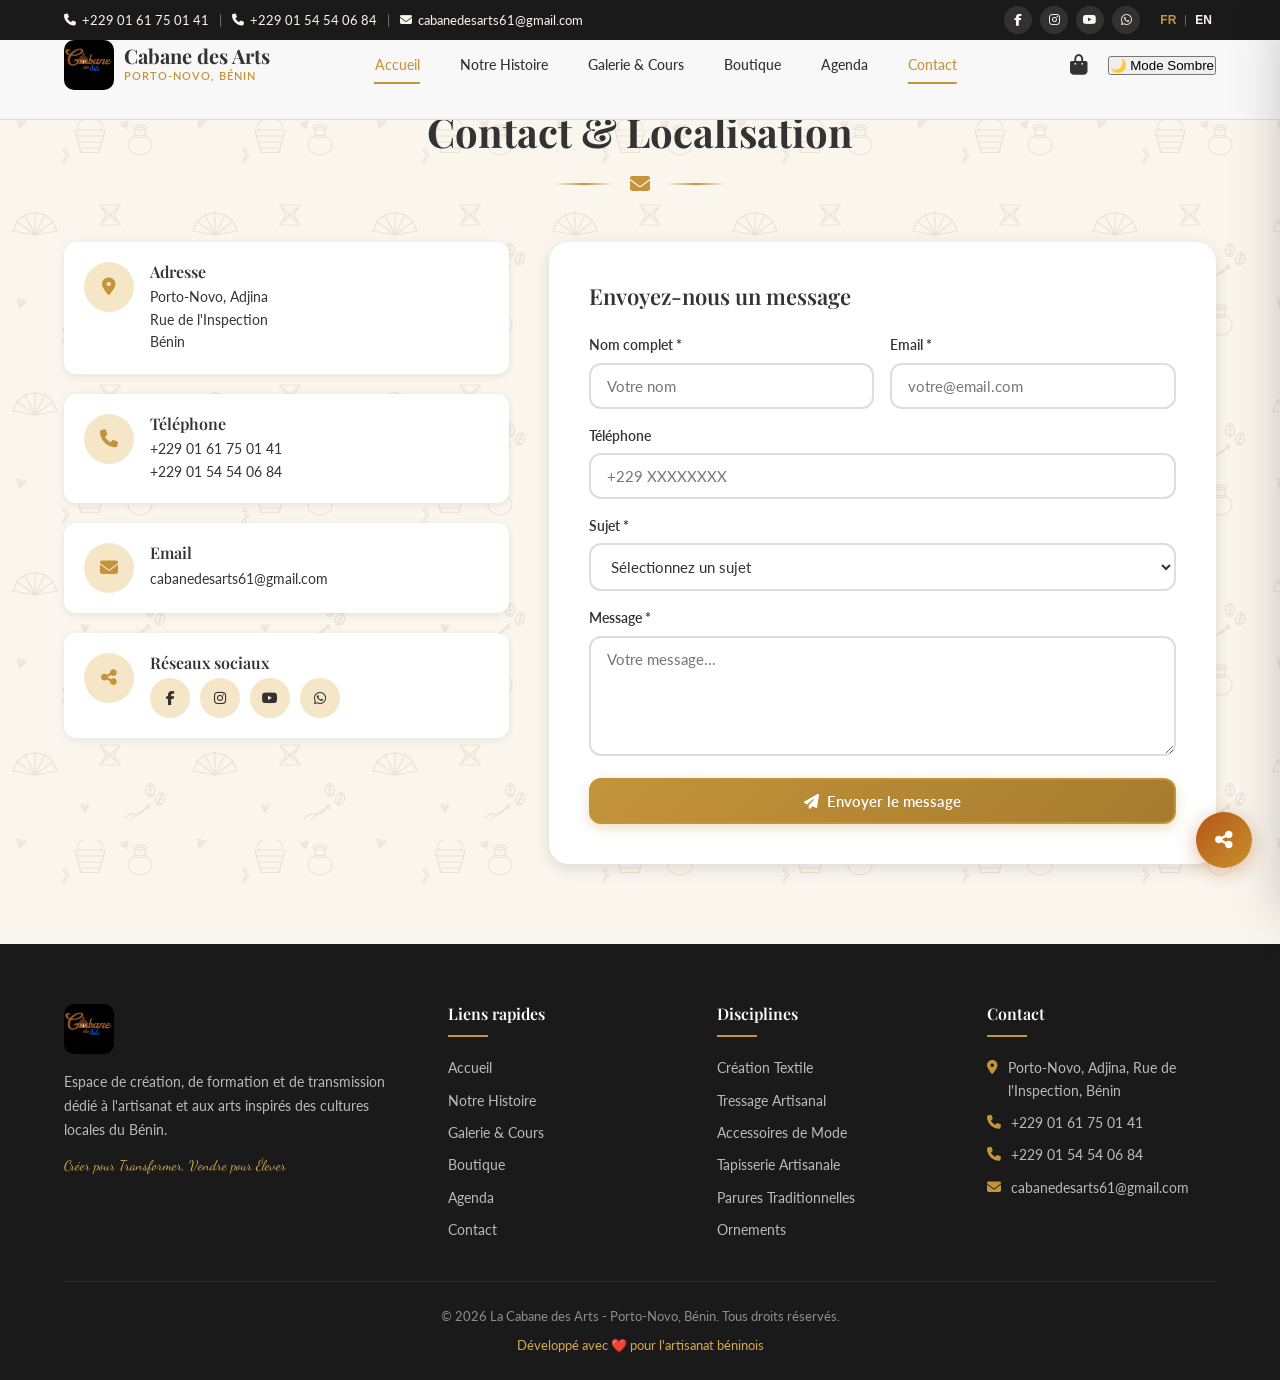
<file: contact.html>
<!DOCTYPE html>
<html lang="fr">
<head>
    <meta charset="UTF-8">
    <meta name="viewport" content="width=device-width, initial-scale=1.0">
    <meta name="description" content="Cabane des Arts - Espace de création, formation et transmission dédié à l'artisanat et aux arts inspirés des cultures locales du Bénin">
    <meta name="keywords" content="artisanat Bénin, Porto-Novo, art africain, textile, tressage, accessoires traditionnels">
    <meta name="author" content="Cabane des Arts">
    <meta name="theme-color" content="#C4943B">
    
    <title>Contact | Cabane des Arts</title>
    
    <!-- Google Fonts -->
    <link href="https://fonts.googleapis.com/css2?family=Playfair+Display:wght@400;500;600;700&family=Lato:wght@300;400;700&family=Dancing+Script:wght@400;700&display=swap" rel="stylesheet">
    
    <!-- Font Awesome -->
    <link rel="stylesheet" href="https://cdnjs.cloudflare.com/ajax/libs/font-awesome/6.4.0/css/all.min.css">
    
    <!-- CSS -->
    <link rel="stylesheet" href="style.css">
</head>
<body>
<!-- ========== HEADER ========== -->
    <header class="header" id="header">
        <!-- Barre supérieure -->
        <div class="top-bar">
            <div class="container">
                <div class="top-bar-content">
                    <div class="top-bar-left">
                        <a href="tel:+22961750141" class="top-bar-item">
                            <i class="fas fa-phone"></i> +229 01 61 75 01 41
                        </a>
                        <span class="top-bar-separator">|</span>
                        <a href="tel:+2290154540684" class="top-bar-item">
                            <i class="fas fa-phone"></i> +229 01 54 54 06 84
                        </a>
                        <span class="top-bar-separator">|</span>
                        <a href="mailto:cabanedesarts61@gmail.com" class="top-bar-item">
                            <i class="fas fa-envelope"></i> cabanedesarts61@gmail.com
                        </a>
                    </div>
                    <div class="top-bar-right">
                        <div class="social-links">
                            <a href="https://www.facebook.com/CabaneDesArts" target="_blank" class="social-link" aria-label="Facebook"><i class="fab fa-facebook-f"></i></a>
                            <a href="https://www.instagram.com/cabane_des_arts" target="_blank" class="social-link" aria-label="Instagram"><i class="fab fa-instagram"></i></a>
                            <a href="https://www.youtube.com/channel/UCnYrRoik0l54eAIrJpQTi5w" target="_blank" class="social-link" aria-label="YouTube"><i class="fab fa-youtube"></i></a>
                            <a href="https://wa.me/22961750141?text=Bonjour%20Cabane%20des%20Arts" target="_blank" class="social-link" aria-label="WhatsApp"><i class="fab fa-whatsapp"></i></a>
                        </div>
                        <div class="language-switcher">
                            <button class="lang-btn active" data-lang="fr" aria-label="Français">FR</button>
                            <span class="lang-separator">|</span>
                            <button class="lang-btn" data-lang="en" aria-label="English">EN</button>
                        </div>
                    </div>
                </div>
            </div>
        </div>
        
        <!-- Navigation principale -->
        <nav class="navbar">
            <div class="container">
                <div class="nav-content">
                    <a href="index.html" class="logo">
                        <img src="logo.jpg" alt="Logo" style="width:50px; height:50px; border-radius:10px;">
                        <div class="logo-text">
                            <span class="logo-title">Cabane des Arts</span>
                            <span class="logo-subtitle">Porto-Novo, Bénin</span>
                        </div>
                    </a>
                    
                    <ul class="nav-menu" id="navMenu">
                        <li class="nav-item">
                            <a href="index.html" class="nav-link active" data-i18n="nav.home">Accueil</a>
                        </li>
                        <li class="nav-item">
                            <a href="histoire.html" class="nav-link" data-i18n="nav.story">Notre Histoire</a>
                        </li>
                        <li class="nav-item">
                            <a href="galerie.html" class="nav-link" data-i18n="nav.gallery">Galerie & Cours</a>
                        </li>
                        <li class="nav-item">
                            <a href="boutique.html" class="nav-link" data-i18n="nav.shop">Boutique</a>
                        </li>
                        <li class="nav-item">
                            <a href="agenda.html" class="nav-link" data-i18n="nav.events">Agenda</a>
                        </li>
                        <li class="nav-item">
                            <a href="contact.html" class="nav-link active" data-i18n="nav.contact">Contact</a>
                        </li>
                    </ul>
                    
                    <div class="nav-actions">
                        <button class="cart-btn" id="cartBtn" aria-label="Panier">
                            <i class="fas fa-shopping-bag"></i>
                            <span class="cart-count" id="cartCount">0</span>
                        </button>
                        <!-- BOUTON MODE SOMBRE -->
                        <button id="theme-toggle" class="theme-toggle">
                            🌙 Mode Sombre
                        </button>
                        <button class="hamburger" id="hamburger" aria-label="Menu" aria-expanded="false">
                            <span class="bar"></span>
                            <span class="bar"></span>
                            <span class="bar"></span>
                        </button>
                    </div>
                </div>
            </div>
        </nav>
    </header>

    <!-- ========== PANIER LATÉRAL ========== -->
    <div class="cart-overlay" id="cartOverlay"></div>
    <div class="cart-sidebar" id="cartSidebar">
        <div class="cart-header">
            <h3><i class="fas fa-shopping-bag"></i> <span data-i18n="cart.title">Mon Panier</span></h3>
            <button class="cart-close" id="cartClose" aria-label="Fermer le panier">&times;</button>
        </div>
        <div class="cart-body" id="cartBody">
            <div class="cart-empty" id="cartEmpty">
                <i class="fas fa-shopping-cart"></i>
                <p data-i18n="cart.empty">Votre panier est vide</p>
            </div>
            <div class="cart-items" id="cartItems"></div>
        </div>
        <div class="cart-footer" id="cartFooter" style="display: none;">
            <div class="cart-total">
                <span data-i18n="cart.total">Total</span>
                <span id="cartTotal">0 FCFA</span>
            </div>
            <button class="btn btn-primary btn-full" id="checkoutBtn">
                <i class="fas fa-lock"></i> <span data-i18n="cart.checkout">Commander</span>
            </button>
            <div class="payment-methods">
                <span><i class="fas fa-mobile-alt"></i> MTN MoMo</span>
                <span><i class="fas fa-mobile-alt"></i> Moov Money</span>
                <span><i class="fas fa-mobile-alt"></i> Celtiis</span>
            </div>
        </div>
    </div>

    
<!-- ========== SECTION CONTACT ========== -->
    <section id="contact" class="contact-section">
        <div class="container">
            <div class="section-header">
                <span class="section-subtitle" data-i18n="contact.subtitle">Contactez-nous</span>
                <h2 class="section-title" data-i18n="contact.title">Contact & Localisation</h2>
                <div class="section-divider">
                    <span class="divider-line"></span>
                    <i class="fas fa-envelope"></i>
                    <span class="divider-line"></span>
                </div>
            </div>
            
            <div class="contact-grid">
                <div class="contact-info">
                    <div class="info-card">
                        <div class="info-icon"><i class="fas fa-map-marker-alt"></i></div>
                        <div class="info-details">
                            <h4 data-i18n="contact.address">Adresse</h4>
                            <p>Porto-Novo, Adjina<br>Rue de l'Inspection<br>Bénin</p>
                        </div>
                    </div>
                    
                    <div class="info-card">
                        <div class="info-icon"><i class="fas fa-phone"></i></div>
                        <div class="info-details">
                            <h4 data-i18n="contact.phone">Téléphone</h4>
                            <p><a href="tel:+22961750141">+229 01 61 75 01 41</a></p>
                            <p><a href="tel:+2290154540684">+229 01 54 54 06 84</a></p>
                        </div>
                    </div>
                    
                    <div class="info-card">
                        <div class="info-icon"><i class="fas fa-envelope"></i></div>
                        <div class="info-details">
                            <h4 data-i18n="contact.email">Email</h4>
                            <p><a href="mailto:cabanedesarts61@gmail.com">cabanedesarts61@gmail.com</a></p>
                        </div>
                    </div>
                    
                    <div class="info-card">
                        <div class="info-icon"><i class="fas fa-share-alt"></i></div>
                        <div class="info-details">
                            <h4 data-i18n="contact.social">Réseaux sociaux</h4>
                            <div class="social-links-large">
                                <a href="https://www.facebook.com/CabaneDesArts" target="_blank" class="social-btn" aria-label="Facebook"><i class="fab fa-facebook-f"></i></a>
                                <a href="https://www.instagram.com/cabane_des_arts" target="_blank" class="social-btn" aria-label="Instagram"><i class="fab fa-instagram"></i></a>
                                <a href="https://www.youtube.com/channel/UCnYrRoik0l54eAIrJpQTi5w" target="_blank" class="social-btn" aria-label="YouTube"><i class="fab fa-youtube"></i></a>
                                <a href="https://wa.me/22961750141?text=Bonjour%20Cabane%20des%20Arts" target="_blank" class="social-btn" aria-label="WhatsApp"><i class="fab fa-whatsapp"></i></a>
                            </div>
                        </div>
                    </div>
                </div>
                
                <div class="contact-form-wrapper">
                    <h3 data-i18n="contact.form.title">Envoyez-nous un message</h3>
                    <form class="contact-form" id="contactForm">
                        <div class="form-row">
                            <div class="form-group">
                                <label for="contactName" data-i18n="contact.form.name">Nom complet *</label>
                                <input type="text" id="contactName" name="name" required placeholder="Votre nom">
                            </div>
                            <div class="form-group">
                                <label for="contactEmail" data-i18n="contact.form.email">Email *</label>
                                <input type="email" id="contactEmail" name="email" required placeholder="votre@email.com">
                            </div>
                        </div>
                        <div class="form-group">
                            <label for="contactPhone" data-i18n="contact.form.phone">Téléphone</label>
                            <input type="tel" id="contactPhone" name="phone" placeholder="+229 XXXXXXXX">
                        </div>
                        <div class="form-group">
                            <label for="contactSubject" data-i18n="contact.form.subject">Sujet *</label>
                            <select id="contactSubject" name="subject" required>
                                <option value="" data-i18n="contact.form.select">Sélectionnez un sujet</option>
                                <option value="achat" data-i18n="contact.form.buy">Achat d'œuvre</option>
                                <option value="atelier" data-i18n="contact.form.workshop">Inscription atelier</option>
                                <option value="partenariat" data-i18n="contact.form.partnership">Partenariat</option>
                                <option value="info" data-i18n="contact.form.info">Demande d'information</option>
                                <option value="autre" data-i18n="contact.form.other">Autre</option>
                            </select>
                        </div>
                        <div class="form-group">
                            <label for="contactMessage" data-i18n="contact.form.message">Message *</label>
                            <textarea id="contactMessage" name="message" rows="5" required placeholder="Votre message..."></textarea>
                        </div>
                        <button type="submit" class="btn btn-primary btn-full">
                            <i class="fas fa-paper-plane"></i>
                            <span data-i18n="contact.form.send">Envoyer le message</span>
                        </button>
                    </form>
                </div>
            </div>
        </div>
    </section>

    
<!-- ========== FOOTER ========== -->
    <footer class="footer">
        <div class="container">
            <div class="footer-grid">
                <div class="footer-col footer-about">
                    <div class="footer-logo">
                        <img src="logo.jpg" alt="La Cabane des Arts" class="logo-img">
                    </div>
                    <p data-i18n="footer.desc">
                        Espace de création, de formation et de transmission dédié à l'artisanat 
                        et aux arts inspirés des cultures locales du Bénin.
                    </p>
                    <p class="footer-slogan" data-i18n="footer.slogan">Créer pour Transformer, Vendre pour Élever</p>
                </div>
                
                <div class="footer-col">
                    <h4 data-i18n="footer.quicklinks">Liens rapides</h4>
                    <ul>
                        <li><a href="index.html" data-i18n="nav.home">Accueil</a></li>
                        <li><a href="histoire.html" data-i18n="nav.story">Notre Histoire</a></li>
                        <li><a href="galerie.html" data-i18n="nav.gallery">Galerie & Cours</a></li>
                        <li><a href="boutique.html" data-i18n="nav.shop">Boutique</a></li>
                        <li><a href="agenda.html" data-i18n="nav.events">Agenda</a></li>
                        <li><a href="contact.html" data-i18n="nav.contact">Contact</a></li>
                    </ul>
                </div>
                
                <div class="footer-col">
                    <h4 data-i18n="footer.disciplines">Disciplines</h4>
                    <ul>
                        <li><span data-i18n="tags.textile">Création Textile</span></li>
                        <li><span data-i18n="tags.tressage">Tressage Artisanal</span></li>
                        <li><span data-i18n="tags.accessoires">Accessoires de Mode</span></li>
                        <li><span data-i18n="tags.tapisserie">Tapisserie Artisanale</span></li>
                        <li><span data-i18n="tags.parures">Parures Traditionnelles</span></li>
                        <li><span data-i18n="tags.ornements">Ornements</span></li>
                    </ul>
                </div>
                
                <div class="footer-col">
                    <h4 data-i18n="footer.contact">Contact</h4>
                    <ul class="footer-contact">
                        <li><i class="fas fa-map-marker-alt"></i> Porto-Novo, Adjina, Rue de l'Inspection, Bénin</li>
                        <li><i class="fas fa-phone"></i> +229 01 61 75 01 41</li>
                        <li><i class="fas fa-phone"></i> +229 01 54 54 06 84</li>
                        <li><i class="fas fa-envelope"></i> cabanedesarts61@gmail.com</li>
                    </ul>
                </div>
            </div>
            
            <div class="footer-bottom">
                <p>&copy; 2026 La Cabane des Arts - Porto-Novo, Bénin. <span data-i18n="footer.rights">Tous droits réservés.</span></p>
                <p class="footer-credit">Développé avec ❤️ pour l'artisanat béninois</p>
            </div>
        </div>
    </footer>

    
<!-- ========== MODAL RÉSERVATION ATELIER ========== -->
    <div class="modal-overlay" id="reservationModal">
        <div class="modal">
            <button class="modal-close" id="modalClose" aria-label="Fermer">&times;</button>
            <div class="modal-header">
                <h3 data-i18n="modal.reservation">Réservation d'atelier</h3>
            </div>
            <div class="modal-body">
                <p class="modal-info" id="modalAtelierInfo"></p>
                <p class="modal-info" id="modalAtelierPrice"></p>
                <p class="modal-note" data-i18n="modal.deposit">
                    Un acompte de 30% est requis pour confirmer votre réservation.
                </p>
                <form id="reservationForm">
                    <input type="hidden" id="resAtelier" name="atelier">
                    <input type="hidden" id="resPrice" name="price">
                    <div class="form-group">
                        <label for="resName" data-i18n="modal.name">Nom complet *</label>
                        <input type="text" id="resName" name="name" required>
                    </div>
                    <div class="form-group">
                        <label for="resEmail" data-i18n="modal.email">Email *</label>
                        <input type="email" id="resEmail" name="email" required>
                    </div>
                    <div class="form-group">
                        <label for="resPhone" data-i18n="modal.phone">Téléphone *</label>
                        <input type="tel" id="resPhone" name="phone" required>
                    </div>
                    <div class="form-group">
                        <label for="resDate" data-i18n="modal.date">Date souhaitée</label>
                        <input type="date" id="resDate" name="date">
                    </div>
                    <div class="form-group">
                        <label for="resPayment" data-i18n="modal.payment">Mode de paiement</label>
                        <select id="resPayment" name="payment">
                            <option value="mtn">MTN Mobile Money</option>
                            <option value="moov">Moov Money</option>
                            <option value="celtiis">Celtiis</option>
                            <option value="livraison">Paiement à la livraison</option>
                        </select>
                    </div>
                    <button type="submit" class="btn btn-primary btn-full">
                        <i class="fas fa-check"></i> <span data-i18n="modal.confirm">Confirmer la réservation</span>
                    </button>
                </form>
            </div>
        </div>
    </div>

  <!-- ========== MODAL COMMANDE ========== -->
<div class="modal-overlay" id="checkoutModal">
    <div class="modal">
        <button class="modal-close" id="checkoutModalClose" aria-label="Fermer">&times;</button>
        <div class="modal-header">
            <h3 data-i18n="checkout.title">Finaliser la commande</h3>
        </div>
        <div class="modal-body">
            <div class="checkout-summary" id="checkoutSummary"></div>
            <div class="checkout-total">
                <strong data-i18n="checkout.total">Total :</strong>
                <span id="checkoutTotalPrice">0 FCFA</span>
            </div>
            
            <!-- Formulaire avec paiement KkiaPay -->
            <form id="checkoutForm">
                <div class="form-group">
                    <label for="checkoutName" data-i18n="checkout.name">Nom complet *</label>
                    <input type="text" id="checkoutName" name="name" placeholder="Votre nom complet" required>
                </div>
                <div class="form-group">
                    <label for="checkoutEmail" data-i18n="checkout.email">Email *</label>
                    <input type="email" id="checkoutEmail" name="email" placeholder="votre@email.com" required>
                </div>
                <div class="form-group">
                    <label for="checkoutPhone" data-i18n="checkout.phone">Téléphone Mobile Money *</label>
                    <input type="tel" id="checkoutPhone" name="phone" placeholder="+229 90 00 00 01" required>
                    <small style="color: var(--text-light); font-size: 12px;">
                        <i class="fas fa-info-circle"></i> 
                        Numéro MTN, Moov ou Celtiis pour le paiement
                    </small>
                </div>
                <div class="form-group">
                    <label for="checkoutAddress" data-i18n="checkout.address">Adresse de livraison</label>
                    <textarea id="checkoutAddress" name="address" rows="2" placeholder="Votre adresse complète (optionnel)"></textarea>
                </div>
                <div class="form-group">
                    <label for="checkoutDelivery" data-i18n="checkout.delivery">Mode de livraison</label>
                    <select id="checkoutDelivery" name="delivery">
                        <option value="pickup">📍 Retrait à la Cabane (Porto-Novo)</option>
                        <option value="local">🚚 Livraison locale (Porto-Novo)</option>
                        <option value="national">🚛 Livraison nationale (Bénin)</option>
                        <option value="international">✈️ Livraison internationale</option>
                    </select>
                </div>
                
                <!-- Informations de paiement KkiaPay -->
                <div style="background: var(--color-ocre-pale); padding: 12px 16px; border-radius: var(--border-radius); margin-bottom: 16px;">
                    <p style="font-size: 13px; color: var(--color-ocre-dark); margin: 0; display: flex; align-items: center; gap: 8px;">
                        <i class="fas fa-lock" style="color: var(--color-ocre-primary);"></i>
                        <span>Paiement sécurisé via <strong>MTN MoMo, Moov Money ou Celtiis</strong></span>
                    </p>
                </div>
                
                <button type="submit" class="btn btn-primary btn-full" id="checkoutSubmitBtn">
                    <i class="fas fa-credit-card"></i>
                    <span>Payer avec Mobile Money</span>
                </button>
            </form>
        </div>
    </div>
</div>

    <!-- ========== NOTIFICATION TOAST ========== -->
    <div class="toast-container" id="toastContainer"></div>

    <!-- ========== BOUTON RETOUR EN HAUT ========== -->
    <button class="back-to-top" id="backToTop" aria-label="Retour en haut">
        <i class="fas fa-chevron-up"></i>
    </button>

    <!-- JavaScript -->
    <script src="script.js"></script>

    <script>
    // ===== AVIS CLIENTS =====
    const AVIS_API = 'https://cabane-des-arts-backend.onrender.com/api';

    // Charger les avis validés
    async function loadAvisPublic() {
        const grid = document.getElementById('temoignagesGrid');
        try {
            const res = await fetch(AVIS_API + '/avis');
            const avis = await res.json();

            if (avis.length === 0) {
                grid.innerHTML = '<div style="text-align:center;padding:40px;color:#8A7B6A;font-size:15px;grid-column:1/-1;">Soyez le premier à laisser un avis !</div>';
                return;
            }

            grid.innerHTML = avis.map(a => {
                const etoiles = '★'.repeat(a.note) + '☆'.repeat(5 - a.note);
                const date = new Date(a.created_at).toLocaleDateString('fr-FR', {day:'2-digit', month:'long', year:'numeric'});
                return '<div class="temoignage-card">' +
                    '<div class="temoignage-stars" style="color:#C8922A;font-size:20px;margin-bottom:12px;">' + etoiles + '</div>' +
                    '<p class="temoignage-text">"' + a.commentaire + '"</p>' +
                    '<div class="temoignage-author">' +
                    '<div class="author-avatar" style="width:44px;height:44px;border-radius:50%;background:linear-gradient(135deg,#B5561A,#C8922A);display:flex;align-items:center;justify-content:center;color:white;font-weight:700;font-size:18px;">' + a.nom.charAt(0).toUpperCase() + '</div>' +
                    '<div><strong>' + a.nom + '</strong>' +
                    (a.produit ? '<div style="font-size:12px;color:#8A7B6A;">' + a.produit + '</div>' : '') +
                    '<div style="font-size:11px;color:#B0A090;">' + date + '</div></div>' +
                    '</div>' +
                    '</div>';
            }).join('');
        } catch(err) {
            grid.innerHTML = '<div style="text-align:center;padding:40px;color:#8A7B6A;grid-column:1/-1;">Impossible de charger les avis.</div>';
        }
    }

    // Étoiles interactives
    document.querySelectorAll('.star').forEach(star => {
        star.addEventListener('click', function() {
            const val = parseInt(this.dataset.value);
            document.getElementById('avisNote').value = val;
            document.querySelectorAll('.star').forEach((s, i) => {
                s.classList.toggle('active', i < val);
            });
        });
        star.addEventListener('mouseover', function() {
            const val = parseInt(this.dataset.value);
            document.querySelectorAll('.star').forEach((s, i) => {
                s.style.color = i < val ? '#C8922A' : '#E8DDD0';
            });
        });
        star.addEventListener('mouseout', function() {
            const note = parseInt(document.getElementById('avisNote').value);
            document.querySelectorAll('.star').forEach((s, i) => {
                s.style.color = i < note ? '#C8922A' : '#E8DDD0';
            });
        });
    });

    // Soumettre un avis
    document.getElementById('avisForm').addEventListener('submit', async function(e) {
        e.preventDefault();
        const nom = document.getElementById('avisNom').value.trim();
        const email = document.getElementById('avisEmail').value.trim();
        const produit = document.getElementById('avisProduit').value.trim();
        const note = parseInt(document.getElementById('avisNote').value);
        const commentaire = document.getElementById('avisCommentaire').value.trim();

        if (!nom || !email || !commentaire) {
            showToast('Veuillez remplir tous les champs obligatoires.', 'error');
            return;
        }
        if (note === 0) {
            showToast('Veuillez sélectionner une note.', 'error');
            return;
        }

        try {
            const res = await fetch(AVIS_API + '/avis', {
                method: 'POST',
                headers: { 'Content-Type': 'application/json' },
                body: JSON.stringify({ nom, email, produit, note, commentaire })
            });
            const data = await res.json();
            if (res.ok) {
                showToast('✅ Merci ! Votre avis sera publié après validation.', 'success');
                document.getElementById('avisForm').reset();
                document.getElementById('avisNote').value = 0;
                document.querySelectorAll('.star').forEach(s => s.classList.remove('active'));
            } else {
                showToast(data.erreur || 'Erreur lors de la soumission.', 'error');
            }
        } catch(err) {
            showToast('Impossible de joindre le serveur.', 'error');
        }
    });

    // Charger les avis au démarrage
    loadAvisPublic();
    </script>


    <!-- ===== BOUTON FLOTTANT RÉSEAUX SOCIAUX ===== -->
    <div class="floating-social" id="floatingSocial">
        <button class="float-main" id="floatMain" onclick="toggleSocial()" title="Nous contacter">
            <i class="fas fa-share-alt"></i>
        </button>
        <div class="float-items" id="floatItems">
            <a href="https://wa.me/22961750141?text=Bonjour%20Cabane%20des%20Arts%2C%20je%20vous%20contacte%20depuis%20votre%20site%20web." 
               target="_blank" class="float-item whatsapp" title="WhatsApp">
                <i class="fab fa-whatsapp"></i>
            </a>
            <a href="https://www.facebook.com/CabaneDesArts" 
               target="_blank" class="float-item facebook" title="Facebook">
                <i class="fab fa-facebook-f"></i>
            </a>
            <a href="https://www.instagram.com/cabane_des_arts" 
               target="_blank" class="float-item instagram" title="Instagram">
                <i class="fab fa-instagram"></i>
            </a>
            <a href="https://vm.tiktok.com/ZS9FFyeX7g1RM-Fwqan/" 
               target="_blank" class="float-item tiktok" title="TikTok">
                <i class="fab fa-tiktok"></i>
            </a>
            <a href="https://www.youtube.com/channel/UCnYrRoik0l54eAIrJpQTi5w" 
               target="_blank" class="float-item youtube" title="YouTube">
                <i class="fab fa-youtube"></i>
            </a>
        </div>
    </div>

    <style>
    .floating-social {
        position: fixed;
        bottom: 32px;
        right: 28px;
        z-index: 9998;
        display: flex;
        flex-direction: column-reverse;
        align-items: center;
        gap: 12px;
    }

    .float-main {
        width: 56px;
        height: 56px;
        border-radius: 50%;
        background: linear-gradient(135deg, #B5561A, #C8922A);
        border: none;
        color: white;
        font-size: 20px;
        cursor: pointer;
        box-shadow: 0 4px 20px rgba(181,86,26,0.4);
        transition: all 0.3s ease;
        display: flex;
        align-items: center;
        justify-content: center;
    }

    .float-main:hover {
        transform: scale(1.1);
        box-shadow: 0 6px 28px rgba(181,86,26,0.5);
    }

    .float-main.open {
        background: linear-gradient(135deg, #555, #333);
        transform: rotate(45deg);
    }

    .float-items {
        display: flex;
        flex-direction: column-reverse;
        align-items: center;
        gap: 10px;
        overflow: hidden;
        max-height: 0;
        transition: max-height 0.4s ease, opacity 0.3s ease;
        opacity: 0;
    }

    .float-items.open {
        max-height: 400px;
        opacity: 1;
    }

    .float-item {
        width: 46px;
        height: 46px;
        border-radius: 50%;
        display: flex;
        align-items: center;
        justify-content: center;
        color: white;
        font-size: 18px;
        text-decoration: none;
        box-shadow: 0 3px 12px rgba(0,0,0,0.2);
        transition: transform 0.2s ease, box-shadow 0.2s ease;
        position: relative;
    }

    .float-item:hover {
        transform: scale(1.15);
        box-shadow: 0 5px 18px rgba(0,0,0,0.3);
    }

    .float-item::before {
        content: attr(title);
        position: absolute;
        right: 56px;
        background: rgba(0,0,0,0.75);
        color: white;
        padding: 4px 10px;
        border-radius: 6px;
        font-size: 12px;
        white-space: nowrap;
        opacity: 0;
        transition: opacity 0.2s;
        pointer-events: none;
    }

    .float-item:hover::before {
        opacity: 1;
    }

    .float-item.whatsapp  { background: #25D366; }
    .float-item.facebook  { background: #1877F2; }
    .float-item.instagram { background: linear-gradient(135deg, #f09433, #e6683c, #dc2743, #cc2366, #bc1888); }
    .float-item.tiktok    { background: #010101; }
    .float-item.youtube   { background: #FF0000; }
    </style>

    <script>
    function toggleSocial() {
        const btn = document.getElementById('floatMain');
        const items = document.getElementById('floatItems');
        btn.classList.toggle('open');
        items.classList.toggle('open');
    }

    // Fermer si on clique ailleurs
    document.addEventListener('click', function(e) {
        const social = document.getElementById('floatingSocial');
        if (!social.contains(e.target)) {
            document.getElementById('floatMain').classList.remove('open');
            document.getElementById('floatItems').classList.remove('open');
        }
    });
    </script>


    <!-- ===== BARRE DE PROGRESSION + SCROLL ANIMÉ ===== -->
    <div id="progressBarContainer" style="position:fixed;top:0;left:0;width:100%;height:3px;z-index:99999;pointer-events:none;">
        <div id="progressBar" style="height:100%;width:0%;background:linear-gradient(90deg,#B5561A,#C8922A);transition:width 0.1s ease;"></div>
    </div>

    <script>
    // ===== BARRE DE PROGRESSION =====
    window.addEventListener('scroll', function() {
        var scrollTop = window.scrollY || document.documentElement.scrollTop;
        var docHeight = document.documentElement.scrollHeight - window.innerHeight;
        var pct = docHeight > 0 ? (scrollTop / docHeight) * 100 : 0;
        document.getElementById('progressBar').style.width = pct + '%';
    });

    // ===== SCROLL FLUIDE + ANIMATION TITRE =====
    document.querySelectorAll('a[href^="#"]').forEach(function(link) {
        link.addEventListener('click', function(e) {
            var href = this.getAttribute('href');
            if (href === '#') return;
            var target = document.querySelector(href);
            if (!target) return;
            e.preventDefault();

            target.scrollIntoView({ behavior: 'smooth', block: 'start' });

            setTimeout(function() {
                var title = target.querySelector('.section-title, h2, h1');
                if (!title) return;
                title.style.transition = 'color 0.3s ease, transform 0.3s ease';
                title.style.color = '#B5561A';
                title.style.transform = 'translateX(8px)';
                setTimeout(function() {
                    title.style.color = '';
                    title.style.transform = '';
                    setTimeout(function() {
                        title.style.transition = '';
                    }, 400);
                }, 800);
            }, 600);
        });
    });
    </script>


    <script>
    // ===== AGENDA DYNAMIQUE =====
    async function loadAgenda() {
        const grid = document.getElementById('agendaGrid');
        try {
            const res = await fetch('https://cabane-des-arts-backend.onrender.com/api/evenements');
            const evenements = await res.json();

            if (evenements.length === 0) {
                grid.innerHTML = '<div style="text-align:center;padding:60px 20px;color:#8A7B6A;grid-column:1/-1;">' +
                    '<div style="font-size:48px;margin-bottom:16px;">📅</div>' +
                    '<p style="font-size:16px;">Aucun événement prévu pour le moment.</p>' +
                    '<p style="font-size:14px;margin-top:8px;">Revenez bientôt !</p>' +
                    '</div>';
                return;
            }

            grid.innerHTML = evenements.map(ev => {
                const date = new Date(ev.date_debut);
                const jour = date.toLocaleDateString("fr-FR", { day: "2-digit" });
                const mois = date.toLocaleDateString("fr-FR", { month: "short" }).toUpperCase();
                const annee = date.getFullYear();
                const prix = ev.prix > 0 ? Number(ev.prix).toLocaleString("fr-FR") + " FCFA" : "Gratuit";
                const typeColors = {
                    atelier: "#B5561A",
                    exposition: "#1B3A6B",
                    vente: "#2D7A4F",
                    evenement: "#C8922A"
                };
                const color = typeColors[ev.type] || "#B5561A";

                return '<div class="agenda-card" style="background:white;border-radius:16px;overflow:hidden;box-shadow:0 4px 20px rgba(0,0,0,0.08);border:1px solid #E8DDD0;display:flex;flex-direction:column;">' +
                    '<div style="background:' + color + ';padding:20px 24px;display:flex;align-items:center;gap:16px;">' +
                    '<div style="text-align:center;color:white;">' +
                    '<div style="font-size:36px;font-weight:700;line-height:1;">' + jour + '</div>' +
                    '<div style="font-size:13px;letter-spacing:2px;">' + mois + ' ' + annee + '</div>' +
                    '</div>' +
                    '<div style="width:1px;height:50px;background:rgba(255,255,255,0.3);"></div>' +
                    '<div>' +
                    '<span style="background:rgba(255,255,255,0.2);color:white;padding:3px 10px;border-radius:20px;font-size:11px;text-transform:uppercase;letter-spacing:1px;">' + ev.type + '</span>' +
                    '</div>' +
                    '</div>' +
                    '<div style="padding:20px 24px;flex:1;">' +
                    '<h3 style="font-family:Playfair Display,serif;font-size:18px;color:#1A1208;margin-bottom:10px;">' + ev.titre + '</h3>' +
                    '<p style="font-size:14px;color:#8A7B6A;line-height:1.6;margin-bottom:16px;">' + ev.description + '</p>' +
                    (ev.lieu ? '<div style="display:flex;align-items:center;gap:8px;font-size:13px;color:#8A7B6A;margin-bottom:8px;"><span>📍</span>' + ev.lieu + '</div>' : '') +
                    '<div style="display:flex;align-items:center;justify-content:space-between;margin-top:16px;padding-top:16px;border-top:1px solid #E8DDD0;">' +
                    '<span style="font-weight:700;color:' + color + ';font-size:15px;">' + prix + '</span>' +
                    (ev.prix > 0 ? '<button onclick="reserverEvenement(\'' + ev.titre.replace(/'/g, "\\'") + '\',' + ev.prix + ')" style="padding:8px 18px;background:' + color + ';color:white;border-radius:8px;border:none;cursor:pointer;font-family:inherit;font-size:13px;font-weight:600;">Réserver</button>' : '<span style="padding:8px 18px;background:#EAFAF1;color:#2D7A4F;border-radius:8px;font-size:13px;font-weight:600;">Entrée libre</span>') +
                    '</div>' +
                    '</div>' +
                    '</div>';
            }).join('');

        } catch(err) {
            grid.innerHTML = '<div style="text-align:center;padding:40px;color:#8A7B6A;grid-column:1/-1;">Impossible de charger les événements.</div>';
        }
    }

    // Style de la grille agenda
    document.addEventListener("DOMContentLoaded", function() {
        const grid = document.getElementById("agendaGrid");
        if (grid) {
            grid.style.display = "grid";
            grid.style.gridTemplateColumns = "repeat(auto-fill, minmax(300px, 1fr))";
            grid.style.gap = "24px";
        }
        loadAgenda();
    });
    </script>


    <script>
    function reserverEvenement(titre, prix) {
        document.getElementById('resAtelier').value = titre;
        document.getElementById('resPrice').value = prix;
        document.getElementById('modalAtelierInfo').textContent = 'Événement : ' + titre;
        document.getElementById('modalAtelierPrice').textContent = 'Prix : ' + Number(prix).toLocaleString('fr-FR') + ' FCFA';
        document.getElementById('reservationModal').classList.add('active');
    }
    </script>
<!-- ===== SDK KKIAPAY ===== -->
<script src="https://cdn.kkiapay.me/k.js"></script>
</body>
</html>
</body>
</html>
</file>
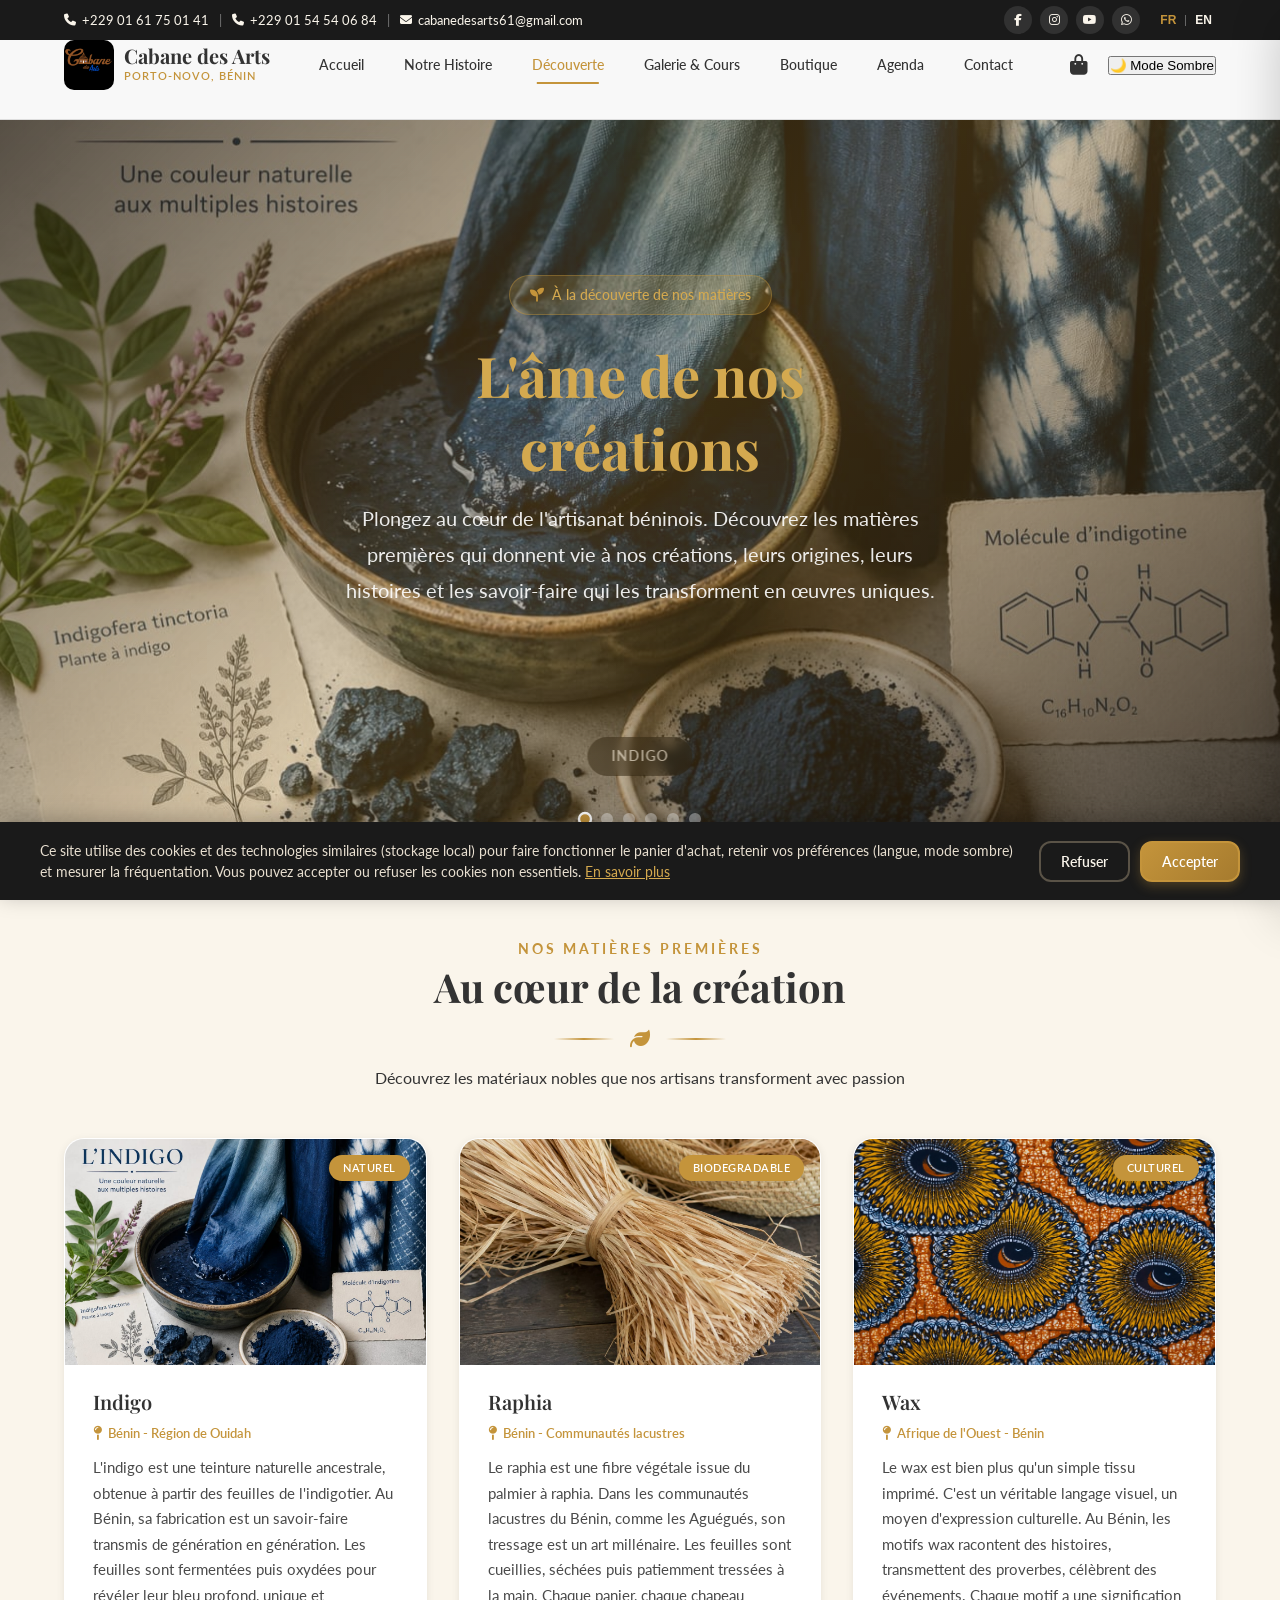
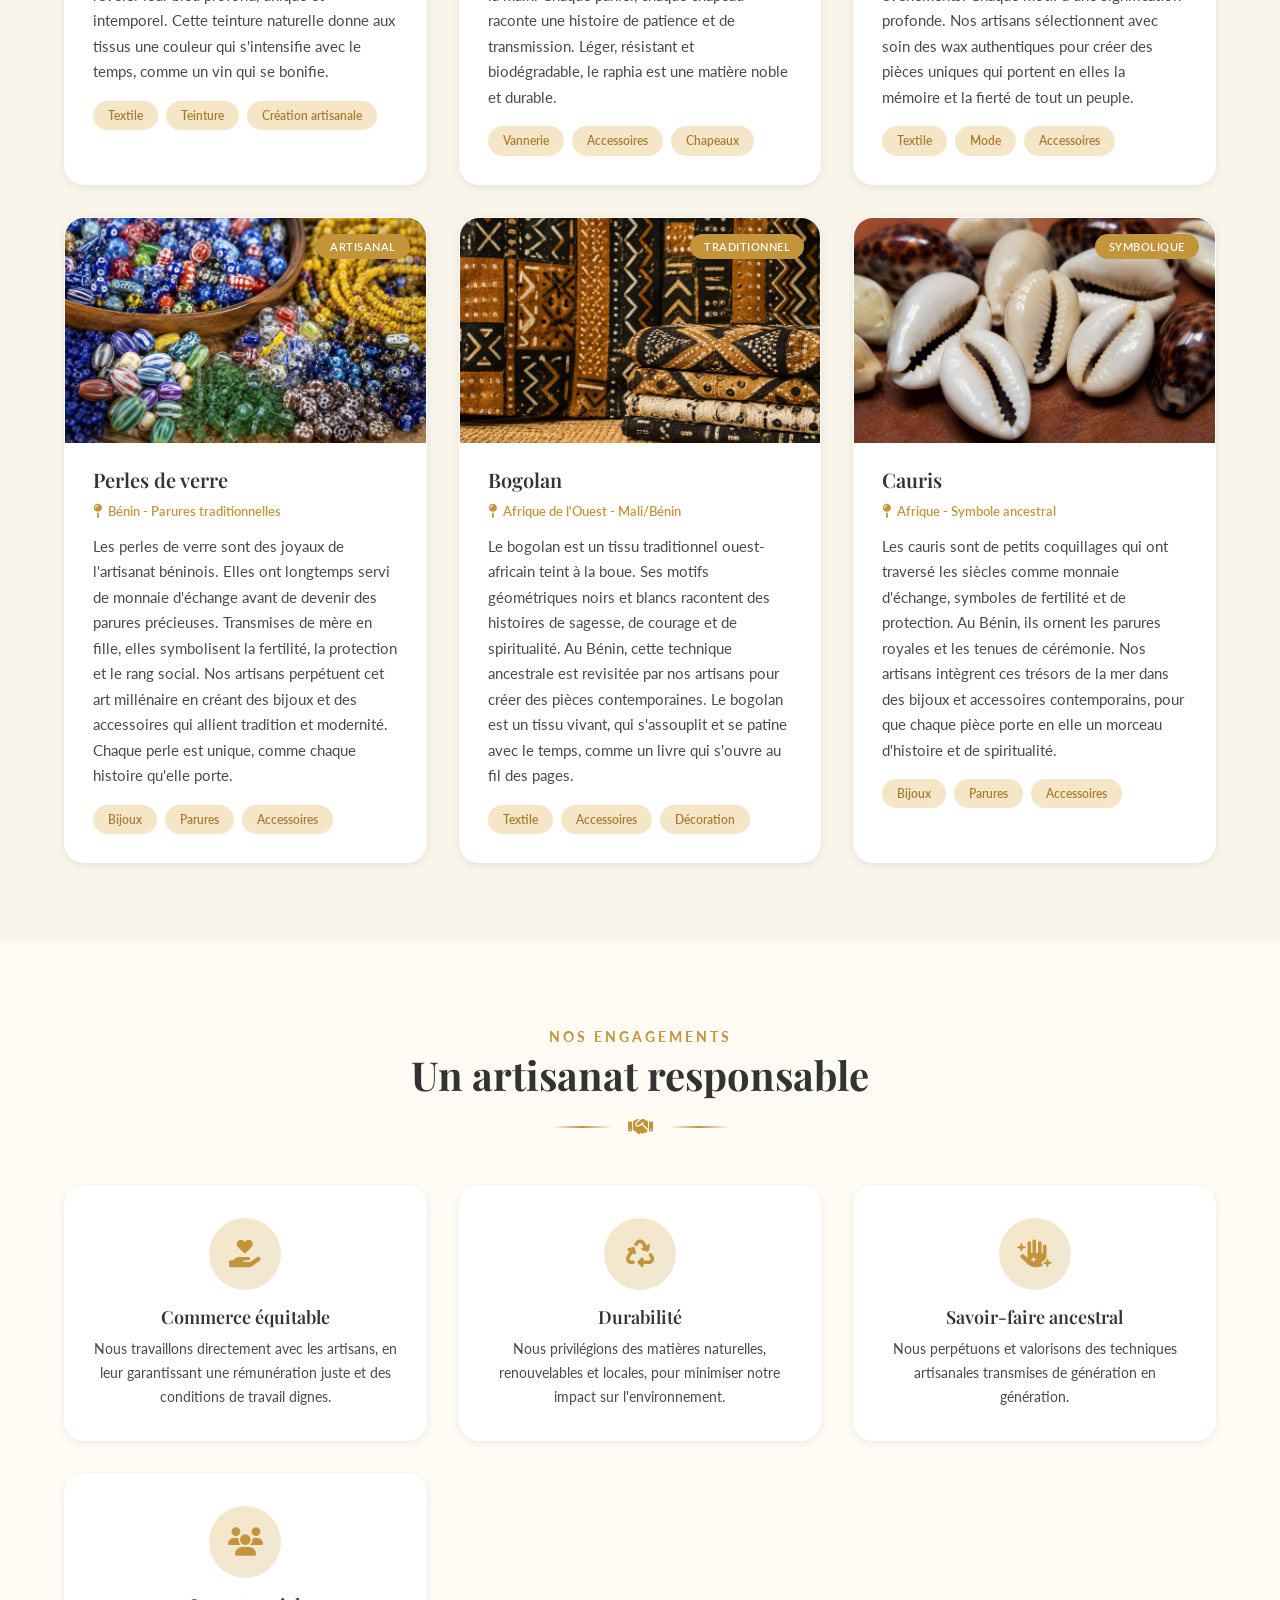
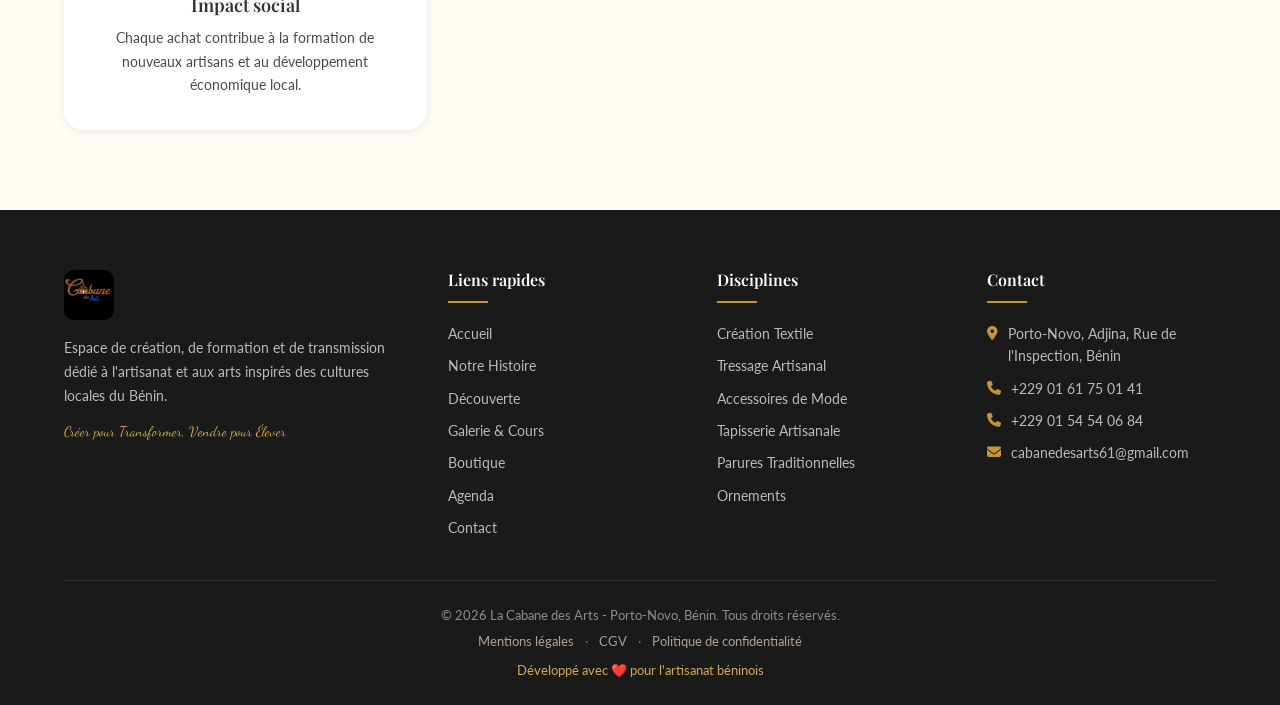
<file: decouverte.html>
<!DOCTYPE html>
<html lang="fr">
<head>
    <meta charset="UTF-8">
    <meta name="viewport" content="width=device-width, initial-scale=1.0">
    <meta name="description" content="Cabane des Arts - Découvrez les matières premières utilisées dans nos créations artisanales : indigo, raphia, wax, perles, bogolan et cauris.">
    <meta name="keywords" content="matières premières, artisanat Bénin, indigo, raphia, wax, perles, bogolan, cauris, Porto-Novo">
    <meta name="author" content="Cabane des Arts">
    <meta name="theme-color" content="#C4943B">

    <!-- Open Graph -->
    <meta property="og:type" content="website">
    <meta property="og:locale" content="fr_FR">
    <meta property="og:site_name" content="Cabane des Arts">
    <meta property="og:title" content="Découverte - Matières premières | Cabane des Arts">
    <meta property="og:description" content="Plongez au cœur de l'artisanat béninois. Découvrez les matières premières qui donnent vie à nos créations : indigo, raphia, wax, perles, bogolan et cauris.">
    <meta property="og:image" content="https://cabane-des-arts.netlify.app/logo.jpg">
    <meta property="og:url" content="https://cabane-des-arts.netlify.app/decouverte">
    
    <title>Découverte | Cabane des Arts</title>
    <link rel="icon" type="image/svg+xml" href="favicon.svg">
    <link rel="icon" type="image/png" sizes="32x32" href="favicon-32x32.png">
    <link rel="icon" type="image/png" sizes="16x16" href="favicon-16x16.png">
    <link rel="apple-touch-icon" sizes="180x180" href="apple-touch-icon.png">
    
    <!-- Google Fonts -->
    <link href="https://fonts.googleapis.com/css2?family=Playfair+Display:wght@400;500;600;700&family=Lato:wght@300;400;700&family=Dancing+Script:wght@400;700&display=swap" rel="stylesheet">
    
    <!-- Font Awesome -->
    <link rel="stylesheet" href="https://cdnjs.cloudflare.com/ajax/libs/font-awesome/6.4.0/css/all.min.css">
    
    <!-- CSS -->
    <link rel="stylesheet" href="style.css">
    
    <style>
        /* ===== STYLES SPÉCIFIQUES À LA PAGE DÉCOUVERTE ===== */
        
        /* Hero Découverte avec diaporama */
        .decouverte-hero {
            position: relative;
            min-height: 95vh;
            display: flex;
            align-items: center;
            overflow: hidden;
            padding: 140px 0 80px;
        }
        
        .decouverte-hero .hero-slider {
            position: absolute;
            inset: 0;
            z-index: 0;
        }
        
        .decouverte-hero .hero-slide {
            position: absolute;
            inset: 0;
            background-size: cover;
            background-position: center;
            opacity: 0;
            transition: opacity 1.5s ease-in-out;
        }
        
        .decouverte-hero .hero-slide.active {
            opacity: 1;
        }
        
        .decouverte-hero .hero-overlay {
            position: absolute;
            inset: 0;
            background: linear-gradient(
                135deg,
                rgba(26, 18, 8, 0.78) 0%,
                rgba(196, 148, 59, 0.30) 50%,
                rgba(26, 18, 8, 0.78) 100%
            );
            z-index: 1;
        }
        
        .decouverte-hero .decouverte-hero-content {
            position: relative;
            z-index: 2;
            text-align: center;
            color: #FFFFFF;
            max-width: 800px;
            margin: 0 auto;
        }
        
        .decouverte-hero h1 {
            font-family: 'Playfair Display', serif;
            font-size: clamp(36px, 6vw, 56px);
            font-weight: 700;
            color: #FFFFFF;
            margin-bottom: 16px;
        }
        
        .decouverte-hero h1 span {
            color: var(--color-ocre-light, #D4A94F);
        }
        
        .decouverte-hero p {
            font-size: clamp(16px, 2vw, 20px);
            color: rgba(255, 255, 255, 0.9);
            max-width: 600px;
            margin: 0 auto 32px;
            line-height: 1.8;
        }
        
        .decouverte-hero .hero-badge {
            display: inline-flex;
            align-items: center;
            gap: 8px;
            background: rgba(196, 148, 59, 0.2);
            border: 1px solid rgba(196, 148, 59, 0.4);
            padding: 8px 20px;
            border-radius: 50px;
            font-size: 14px;
            font-weight: 500;
            margin-bottom: 24px;
            color: var(--color-ocre-light);
        }
        
        .decouverte-hero .hero-badge i {
            color: var(--color-ocre-primary);
        }
        
        /* ===== STYLES POUR LES PLACEHOLDERS DU DIAPORAMA ===== */
        .decouverte-hero .slide-placeholder {
            width: 100%;
            height: 100%;
            display: flex;
            flex-direction: column;
            align-items: center;
            justify-content: center;
            text-align: center;
            padding: 20px;
        }
        
        .decouverte-hero .slide-placeholder i {
            font-size: 64px;
            color: #D4A94F;
            margin-bottom: 12px;
        }
        
        .decouverte-hero .slide-placeholder .slide-title {
            font-size: 28px;
            font-weight: 700;
            color: #FFFFFF;
            margin-top: 8px;
        }
        
        .decouverte-hero .slide-placeholder .slide-subtitle {
            font-size: 16px;
            color: rgba(255, 255, 255, 0.7);
            margin-top: 4px;
        }
        
        .decouverte-hero .slide-label {
            position: absolute;
            bottom: 80px;
            left: 50%;
            transform: translateX(-50%);
            background: rgba(0,0,0,0.5);
            padding: 8px 24px;
            border-radius: 30px;
            font-size: 14px;
            font-weight: 600;
            color: #FFFFFF;
            letter-spacing: 1px;
            text-transform: uppercase;
            backdrop-filter: blur(5px);
        }
        
        /* Indicateurs du diaporama */
        .hero-slider-indicators {
            position: absolute;
            bottom: 30px;
            left: 50%;
            transform: translateX(-50%);
            z-index: 3;
            display: flex;
            gap: 10px;
        }
        
        .hero-slider-indicators .dot {
            width: 12px;
            height: 12px;
            border-radius: 50%;
            background: rgba(255, 255, 255, 0.4);
            cursor: pointer;
            transition: all 0.3s ease;
            border: 2px solid transparent;
        }
        
        .hero-slider-indicators .dot.active {
            background: var(--color-ocre-primary, #C4943B);
            border-color: #FFFFFF;
            transform: scale(1.2);
        }
        
        .hero-slider-indicators .dot:hover {
            background: rgba(255, 255, 255, 0.8);
        }
        
        /* Grille des matières premières */
        .matieres-section {
            padding: 80px 0;
            background: var(--bg-secondary, #FAF5EB);
        }
        
        .matieres-grid {
            display: grid;
            grid-template-columns: repeat(auto-fill, minmax(340px, 1fr));
            gap: 32px;
        }
        
        .matiere-card {
            background: var(--bg-color, #FFFFFF);
            border-radius: var(--border-radius-lg, 20px);
            overflow: hidden;
            box-shadow: var(--shadow-sm, 0 2px 8px rgba(0,0,0,0.08));
            transition: all var(--transition, 0.3s ease);
            border: 1px solid transparent;
        }
        
        .matiere-card:hover {
            box-shadow: var(--shadow-lg, 0 8px 32px rgba(0,0,0,0.16));
            transform: translateY(-5px);
            border-color: var(--color-ocre-pale, #F5E6C8);
        }
        
        .matiere-image {
            position: relative;
            aspect-ratio: 16/10;
            overflow: hidden;
            background: var(--bg-secondary, #FAF5EB);
        }
        
        .matiere-image img {
            width: 100%;
            height: 100%;
            object-fit: cover;
            transition: transform var(--transition-slow, 0.5s ease);
        }
        
        .matiere-card:hover .matiere-image img {
            transform: scale(1.05);
        }
        
        .matiere-image .placeholder-icon {
            width: 100%;
            height: 100%;
            display: flex;
            align-items: center;
            justify-content: center;
            background: linear-gradient(135deg, var(--color-ocre-pale, #F5E6C8), var(--color-cream-dark, #F0E8D5));
            font-size: 48px;
            color: var(--color-ocre-primary, #C4943B);
            opacity: 0.5;
        }
        
        .matiere-badge {
            position: absolute;
            top: 16px;
            right: 16px;
            background: var(--color-ocre-primary, #C4943B);
            color: #FFFFFF;
            padding: 4px 14px;
            border-radius: 50px;
            font-size: 11px;
            font-weight: 600;
            text-transform: uppercase;
            letter-spacing: 0.5px;
        }
        
        .matiere-content {
            padding: 24px 28px 28px;
        }
        
        .matiere-content h3 {
            font-family: 'Playfair Display', serif;
            font-size: 20px;
            color: var(--text-color, #1A1A1A);
            margin-bottom: 8px;
        }
        
        .matiere-content .matiere-origine {
            font-size: 13px;
            color: var(--color-ocre-primary, #C4943B);
            font-weight: 600;
            margin-bottom: 12px;
            display: flex;
            align-items: center;
            gap: 6px;
        }
        
        .matiere-content .matiere-origine i {
            font-size: 14px;
        }
        
        .matiere-content p {
            font-size: 15px;
            line-height: 1.7;
            color: var(--text-secondary, #4A4A4A);
            margin-bottom: 16px;
        }
        
        .matiere-content .matiere-utilisations {
            display: flex;
            flex-wrap: wrap;
            gap: 8px;
        }
        
        .matiere-content .matiere-utilisations .usage-tag {
            background: var(--color-ocre-pale, #F5E6C8);
            color: var(--color-ocre-dark, #A67B2E);
            padding: 4px 14px;
            border-radius: 50px;
            font-size: 12px;
            font-weight: 600;
            cursor: pointer;
            border: 1px solid transparent;
            transition: all 0.25s ease;
        }

        .matiere-content .matiere-utilisations .usage-tag:hover,
        .matiere-content .matiere-utilisations .usage-tag:focus-visible {
            background: var(--color-ocre-primary, #C4943B);
            color: #FFFFFF;
            transform: translateY(-2px);
            box-shadow: 0 4px 10px rgba(196, 148, 59, 0.35);
        }

        /* Modale histoire d'un usage : un peu plus large pour le texte long */
        .modal.modal-story {
            max-width: 640px;
        }

        .modal.modal-story .modal-header h3 {
            font-family: 'Playfair Display', serif;
            color: var(--color-ocre-dark, #A67B2E);
        }
        
        /* Section engagement */
        .engagement-section {
            padding: 80px 0;
            background: var(--bg-primary, #FFFBF5);
        }
        
        .engagement-grid {
            display: grid;
            grid-template-columns: repeat(auto-fill, minmax(280px, 1fr));
            gap: 32px;
        }
        
        .engagement-card {
            text-align: center;
            padding: 32px 24px;
            background: var(--bg-color, #FFFFFF);
            border-radius: var(--border-radius-lg, 20px);
            box-shadow: var(--shadow-sm, 0 2px 8px rgba(0,0,0,0.08));
            transition: all var(--transition, 0.3s ease);
            border: 1px solid transparent;
        }
        
        .engagement-card:hover {
            box-shadow: var(--shadow-md, 0 4px 16px rgba(0,0,0,0.12));
            transform: translateY(-3px);
            border-color: var(--color-ocre-pale, #F5E6C8);
        }
        
        .engagement-icon {
            width: 72px;
            height: 72px;
            background: linear-gradient(135deg, var(--color-ocre-pale, #F5E6C8), var(--color-cream-dark, #F0E8D5));
            border-radius: 50%;
            display: flex;
            align-items: center;
            justify-content: center;
            margin: 0 auto 16px;
            font-size: 28px;
            color: var(--color-ocre-primary, #C4943B);
        }
        
        .engagement-card h3 {
            font-family: 'Playfair Display', serif;
            font-size: 18px;
            color: var(--text-color, #1A1A1A);
            margin-bottom: 8px;
        }
        
        .engagement-card p {
            font-size: 14px;
            line-height: 1.7;
            color: var(--text-secondary, #4A4A4A);
        }
        
        /* ===== MODE SOMBRE ===== */
        body.dark-mode .decouverte-hero {
            background: linear-gradient(135deg, #0A0A0A 0%, #1A1A1A 50%, #0A0A0A 100%);
        }
        
        body.dark-mode .matiere-card {
            background: var(--bg-color, #1A1A1A);
            border-color: var(--border-color, #444);
        }
        
        body.dark-mode .engagement-card {
            background: var(--bg-color, #1A1A1A);
            border-color: var(--border-color, #444);
        }
        
        body.dark-mode .matiere-content .matiere-utilisations .usage-tag {
            background: #3A3A3A;
            color: var(--color-ocre-light, #D4A94F);
        }
        
        /* ===== RESPONSIVE ===== */
        @media (max-width: 768px) {
            .decouverte-hero {
                min-height: 75vh;
                padding: 120px 0 60px;
            }
            
            .matieres-grid {
                grid-template-columns: 1fr;
            }
            
            .engagement-grid {
                grid-template-columns: 1fr 1fr;
            }
            
            .decouverte-hero .slide-placeholder i {
                font-size: 40px;
            }
            
            .decouverte-hero .slide-placeholder .slide-title {
                font-size: 22px;
            }
            
            .decouverte-hero .slide-placeholder .slide-subtitle {
                font-size: 14px;
            }
        }
        
        @media (max-width: 480px) {
            .engagement-grid {
                grid-template-columns: 1fr;
            }
            
            .matiere-content {
                padding: 20px;
            }
            
            .hero-slider-indicators .dot {
                width: 8px;
                height: 8px;
            }
        }
    </style>
</head>
<body>
<!-- ========== HEADER ========== -->
    <header class="header" id="header">
        <!-- Barre supérieure -->
        <div class="top-bar">
            <div class="container">
                <div class="top-bar-content">
                    <div class="top-bar-left">
                        <a href="tel:+22961750141" class="top-bar-item">
                            <i class="fas fa-phone"></i> +229 01 61 75 01 41
                        </a>
                        <span class="top-bar-separator">|</span>
                        <a href="tel:+2290154540684" class="top-bar-item">
                            <i class="fas fa-phone"></i> +229 01 54 54 06 84
                        </a>
                        <span class="top-bar-separator">|</span>
                        <a href="mailto:cabanedesarts61@gmail.com" class="top-bar-item">
                            <i class="fas fa-envelope"></i> cabanedesarts61@gmail.com
                        </a>
                    </div>
                    <div class="top-bar-right">
                        <div class="social-links">
                            <a href="https://www.facebook.com/CabaneDesArts" target="_blank" class="social-link" aria-label="Facebook"><i class="fab fa-facebook-f"></i></a>
                            <a href="https://www.instagram.com/cabane_des_arts" target="_blank" class="social-link" aria-label="Instagram"><i class="fab fa-instagram"></i></a>
                            <a href="https://www.youtube.com/channel/UCnYrRoik0l54eAIrJpQTi5w" target="_blank" class="social-link" aria-label="YouTube"><i class="fab fa-youtube"></i></a>
                            <a href="https://wa.me/22961750141?text=Bonjour%20Cabane%20des%20Arts" target="_blank" class="social-link" aria-label="WhatsApp"><i class="fab fa-whatsapp"></i></a>
                        </div>
                        <div class="language-switcher">
                            <button class="lang-btn active" data-lang="fr" aria-label="Français">FR</button>
                            <span class="lang-separator">|</span>
                            <button class="lang-btn" data-lang="en" aria-label="English">EN</button>
                        </div>
                    </div>
                </div>
            </div>
        </div>
        
        <!-- Navigation principale -->
        <nav class="navbar">
            <div class="container">
                <div class="nav-content">
                    <a href="index.html" class="logo">
                        <img src="logo.jpg" alt="Logo" style="width:50px; height:50px; border-radius:10px;">
                        <div class="logo-text">
                            <span class="logo-title">Cabane des Arts</span>
                            <span class="logo-subtitle">Porto-Novo, Bénin</span>
                        </div>
                    </a>
                    
                    <ul class="nav-menu" id="navMenu">
                        <li class="nav-item">
                            <a href="index.html" class="nav-link" data-i18n="nav.home">Accueil</a>
                        </li>
                        <li class="nav-item">
                            <a href="histoire.html" class="nav-link" data-i18n="nav.story">Notre Histoire</a>
                        </li>
                        <li class="nav-item">
                            <a href="decouverte.html" class="nav-link active" data-i18n="nav.discovery">Découverte</a>
                        </li>
                        <li class="nav-item">
                            <a href="galerie.html" class="nav-link" data-i18n="nav.gallery">Galerie & Cours</a>
                        </li>
                        <li class="nav-item">
                            <a href="boutique.html" class="nav-link" data-i18n="nav.shop">Boutique</a>
                        </li>
                        <li class="nav-item">
                            <a href="agenda.html" class="nav-link" data-i18n="nav.events">Agenda</a>
                        </li>
                        <li class="nav-item">
                            <a href="contact.html" class="nav-link" data-i18n="nav.contact">Contact</a>
                        </li>
                    </ul>
                    
                    <div class="nav-actions">
                        <button class="cart-btn" id="cartBtn" aria-label="Panier">
                            <i class="fas fa-shopping-bag"></i>
                            <span class="cart-count" id="cartCount">0</span>
                        </button>
                        <button id="theme-toggle" class="theme-toggle">
                            🌙 Mode Sombre
                        </button>
                        <button class="hamburger" id="hamburger" aria-label="Menu" aria-expanded="false">
                            <span class="bar"></span>
                            <span class="bar"></span>
                            <span class="bar"></span>
                        </button>
                    </div>
                </div>
            </div>
        </nav>
    </header>

    <!-- ========== PANIER LATÉRAL ========== -->
    <div class="cart-overlay" id="cartOverlay"></div>
    <div class="cart-sidebar" id="cartSidebar">
        <div class="cart-header">
            <h3><i class="fas fa-shopping-bag"></i> <span data-i18n="cart.title">Mon Panier</span></h3>
            <button class="cart-close" id="cartClose" aria-label="Fermer le panier">&times;</button>
        </div>
        <div class="cart-body" id="cartBody">
            <div class="cart-empty" id="cartEmpty">
                <i class="fas fa-shopping-cart"></i>
                <p data-i18n="cart.empty">Votre panier est vide</p>
            </div>
            <div class="cart-items" id="cartItems"></div>
        </div>
        <div class="cart-footer" id="cartFooter" style="display: none;">
            <div class="cart-total">
                <span data-i18n="cart.total">Total</span>
                <span id="cartTotal">0 FCFA</span>
            </div>
            <button class="btn btn-primary btn-full" id="checkoutBtn">
                <i class="fas fa-lock"></i> <span data-i18n="cart.checkout">Commander</span>
            </button>
            <div class="payment-methods">
                <span><i class="fas fa-mobile-alt"></i> MTN MoMo</span>
                <span><i class="fas fa-mobile-alt"></i> Moov Money</span>
                <span><i class="fas fa-mobile-alt"></i> Celtiis</span>
            </div>
        </div>
    </div>

    
<!-- ========== HERO DÉCOUVERTE AVEC DIAPORAMA ========== -->
    <section class="decouverte-hero">
        <!-- Diaporama en arrière-plan -->
        <div class="hero-slider">
            <!-- 1. INDIGO - avec image -->
            <div class="hero-slide active" style="background-image: url('images/matieres/indigo.jpg');">
                <div class="slide-label">Indigo</div>
            </div>
            <!-- 2. RAPHIA - avec image -->
            <div class="hero-slide" style="background-image: url('images/matieres/raphia.jpg');">
                <div class="slide-label">Raphia</div>
            </div>
            <!-- 3. WAX - avec image -->
            <div class="hero-slide" style="background-image: url('images/matieres/wax.jpg');">
                <div class="slide-label">Wax</div>
            </div>
            <!-- 4. PERLES - avec image -->
            <div class="hero-slide" style="background-image: url('images/matieres/perles.jpg');">
                <div class="slide-label">Perles</div>
            </div>
            <!-- 5. BOGOLAN - avec image -->
            <div class="hero-slide" style="background-image: url('images/matieres/bogolan.jpg');">
                <div class="slide-label">Bogolan</div>
            </div>
            <!-- 6. CAURIS - avec image -->
            <div class="hero-slide" style="background-image: url('images/matieres/cauris.jpg');">
                <div class="slide-label">Cauris</div>
            </div>
        </div>
        <div class="hero-overlay"></div>
        <div class="container decouverte-hero-content">
            <div class="hero-badge">
                <i class="fas fa-seedling"></i>
                <span data-i18n="decouverte.badge">À la découverte de nos matières</span>
            </div>
            <h1>
                <span data-i18n="decouverte.title1">L'âme de nos</span><br>
                <span data-i18n="decouverte.title2">créations</span>
            </h1>
            <p data-i18n="decouverte.hero_desc">
                Plongez au cœur de l'artisanat béninois. Découvrez les matières premières qui donnent vie à nos créations, 
                leurs origines, leurs histoires et les savoir-faire qui les transforment en œuvres uniques.
            </p>
        </div>
    </section>
    

    
    <!-- ========== MATIÈRES PREMIÈRES ========== -->
    <section class="matieres-section" id="matieres">
        <div class="container">
            <div class="section-header">
                <span class="section-subtitle" data-i18n="decouverte.matieres_subtitle">Nos matières premières</span>
                <h2 class="section-title" data-i18n="decouverte.matieres_title">Au cœur de la création</h2>
                <div class="section-divider">
                    <span class="divider-line"></span>
                    <i class="fas fa-leaf"></i>
                    <span class="divider-line"></span>
                </div>
                <p class="section-description" data-i18n="decouverte.matieres_desc">
                    Découvrez les matériaux nobles que nos artisans transforment avec passion
                </p>
            </div>
            
            <div class="matieres-grid" id="matieresGrid">
                <!-- Les cartes seront générées par JavaScript -->
            </div>
        </div>
    </section>
    
    <!-- ========== SECTION ENGAGEMENT ========== -->
    <section class="engagement-section">
        <div class="container">
            <div class="section-header">
                <span class="section-subtitle" data-i18n="decouverte.engagement_subtitle">Nos engagements</span>
                <h2 class="section-title" data-i18n="decouverte.engagement_title">Un artisanat responsable</h2>
                <div class="section-divider">
                    <span class="divider-line"></span>
                    <i class="fas fa-handshake"></i>
                    <span class="divider-line"></span>
                </div>
            </div>
            
            <div class="engagement-grid">
                <div class="engagement-card">
                    <div class="engagement-icon"><i class="fas fa-hand-holding-heart"></i></div>
                    <h3 data-i18n="decouverte.engagement1_title">Commerce équitable</h3>
                    <p data-i18n="decouverte.engagement1_desc">Nous travaillons directement avec les artisans, en leur garantissant une rémunération juste et des conditions de travail dignes.</p>
                </div>
                
                <div class="engagement-card">
                    <div class="engagement-icon"><i class="fas fa-recycle"></i></div>
                    <h3 data-i18n="decouverte.engagement2_title">Durabilité</h3>
                    <p data-i18n="decouverte.engagement2_desc">Nous privilégions des matières naturelles, renouvelables et locales, pour minimiser notre impact sur l'environnement.</p>
                </div>
                
                <div class="engagement-card">
                    <div class="engagement-icon"><i class="fas fa-hand-sparkles"></i></div>
                    <h3 data-i18n="decouverte.engagement3_title">Savoir-faire ancestral</h3>
                    <p data-i18n="decouverte.engagement3_desc">Nous perpétuons et valorisons des techniques artisanales transmises de génération en génération.</p>
                </div>
                
                <div class="engagement-card">
                    <div class="engagement-icon"><i class="fas fa-users"></i></div>
                    <h3 data-i18n="decouverte.engagement4_title">Impact social</h3>
                    <p data-i18n="decouverte.engagement4_desc">Chaque achat contribue à la formation de nouveaux artisans et au développement économique local.</p>
                </div>
            </div>
        </div>
    </section>

    
<!-- ========== FOOTER ========== -->
    <footer class="footer">
        <div class="container">
            <div class="footer-grid">
                <div class="footer-col footer-about">
                    <div class="footer-logo">
                        <img src="logo.jpg" alt="La Cabane des Arts" class="logo-img">
                    </div>
                    <p data-i18n="footer.desc">
                        Espace de création, de formation et de transmission dédié à l'artisanat 
                        et aux arts inspirés des cultures locales du Bénin.
                    </p>
                    <p class="footer-slogan" data-i18n="footer.slogan">Créer pour Transformer, Vendre pour Élever</p>
                </div>
                
                <div class="footer-col">
                    <h4 data-i18n="footer.quicklinks">Liens rapides</h4>
                    <ul>
                        <li><a href="index.html" data-i18n="nav.home">Accueil</a></li>
                        <li><a href="histoire.html" data-i18n="nav.story">Notre Histoire</a></li>
                        <li><a href="decouverte.html" data-i18n="nav.discovery">Découverte</a></li>
                        <li><a href="galerie.html" data-i18n="nav.gallery">Galerie & Cours</a></li>
                        <li><a href="boutique.html" data-i18n="nav.shop">Boutique</a></li>
                        <li><a href="agenda.html" data-i18n="nav.events">Agenda</a></li>
                        <li><a href="contact.html" data-i18n="nav.contact">Contact</a></li>
                    </ul>
                </div>
                
                <div class="footer-col">
                    <h4 data-i18n="footer.disciplines">Disciplines</h4>
                    <ul>
                        <li><span data-i18n="tags.textile">Création Textile</span></li>
                        <li><span data-i18n="tags.tressage">Tressage Artisanal</span></li>
                        <li><span data-i18n="tags.accessoires">Accessoires de Mode</span></li>
                        <li><span data-i18n="tags.tapisserie">Tapisserie Artisanale</span></li>
                        <li><span data-i18n="tags.parures">Parures Traditionnelles</span></li>
                        <li><span data-i18n="tags.ornements">Ornements</span></li>
                    </ul>
                </div>
                
                <div class="footer-col">
                    <h4 data-i18n="footer.contact">Contact</h4>
                    <ul class="footer-contact">
                        <li><i class="fas fa-map-marker-alt"></i> Porto-Novo, Adjina, Rue de l'Inspection, Bénin</li>
                        <li><i class="fas fa-phone"></i> +229 01 61 75 01 41</li>
                        <li><i class="fas fa-phone"></i> +229 01 54 54 06 84</li>
                        <li><i class="fas fa-envelope"></i> cabanedesarts61@gmail.com</li>
                    </ul>
                </div>
            </div>
            
            <div class="footer-bottom">
                <p>&copy; 2026 La Cabane des Arts - Porto-Novo, Bénin. <span data-i18n="footer.rights">Tous droits réservés.</span></p>
                <p class="footer-legal-links">
                    <a href="mentions-legales.html">Mentions légales</a>
                    <span class="footer-legal-sep">·</span>
                    <a href="cgv.html">CGV</a>
                    <span class="footer-legal-sep">·</span>
                    <a href="politique-confidentialite.html">Politique de confidentialité</a>
                </p>
                <p class="footer-credit">Développé avec ❤️ pour l'artisanat béninois</p>
            </div>
        </div>
    </footer>

    <!-- ========== BANNIÈRE COOKIES ========== -->
    <div class="cookie-banner" id="cookie-banner">
        <div class="cookie-banner-content">
            <p>
                Ce site utilise des cookies et des technologies similaires (stockage local) pour faire fonctionner le panier d'achat, retenir vos préférences (langue, mode sombre) et mesurer la fréquentation. Vous pouvez accepter ou refuser les cookies non essentiels.
                <a href="politique-confidentialite.html">En savoir plus</a>
            </p>
            <div class="cookie-banner-actions">
                <button id="cookie-decline" class="btn btn-outline">Refuser</button>
                <button id="cookie-accept" class="btn btn-primary">Accepter</button>
            </div>
        </div>
    </div>

    
<!-- ========== MODAL RÉSERVATION ATELIER ========== -->
    <div class="modal-overlay" id="reservationModal">
        <div class="modal">
            <button class="modal-close" id="modalClose" aria-label="Fermer">&times;</button>
            <div class="modal-header">
                <h3 data-i18n="modal.reservation">Réservation d'atelier</h3>
            </div>
            <div class="modal-body">
                <p class="modal-info" id="modalAtelierInfo"></p>
                <p class="modal-info" id="modalAtelierPrice"></p>
                <p class="modal-note" data-i18n="modal.deposit">
                    Un acompte de 30% est requis pour confirmer votre réservation.
                </p>
                <form id="reservationForm">
                    <input type="hidden" id="resAtelier" name="atelier">
                    <input type="hidden" id="resPrice" name="price">
                    <div class="form-group">
                        <label for="resName" data-i18n="modal.name">Nom complet *</label>
                        <input type="text" id="resName" name="name" required>
                    </div>
                    <div class="form-group">
                        <label for="resEmail" data-i18n="modal.email">Email *</label>
                        <input type="email" id="resEmail" name="email" required>
                    </div>
                    <div class="form-group">
                        <label for="resPhone" data-i18n="modal.phone">Téléphone *</label>
                        <input type="tel" id="resPhone" name="phone" required>
                    </div>
                    <div class="form-group">
                        <label for="resDate" data-i18n="modal.date">Date souhaitée</label>
                        <input type="date" id="resDate" name="date">
                    </div>
                    <div class="form-group">
                        <label for="resPayment" data-i18n="modal.payment">Mode de paiement</label>
                        <select id="resPayment" name="payment">
                            <option value="mtn">MTN Mobile Money</option>
                            <option value="moov">Moov Money</option>
                            <option value="celtiis">Celtiis</option>
                            <option value="livraison">Paiement à la livraison</option>
                        </select>
                    </div>
                    <button type="submit" class="btn btn-primary btn-full">
                        <i class="fas fa-check"></i> <span data-i18n="modal.confirm">Confirmer la réservation</span>
                    </button>
                </form>
            </div>
        </div>
    </div>

    <!-- ========== MODAL HISTOIRE D'UN USAGE ========== -->
    <div class="modal-overlay" id="usageStoryModal">
        <div class="modal modal-story">
            <button class="modal-close" id="usageStoryModalClose" aria-label="Fermer">&times;</button>
            <div class="modal-header">
                <h3 id="usageStoryTitle"></h3>
            </div>
            <div class="modal-body">
                <p id="usageStoryText" style="line-height: 1.8; color: var(--text-color);"></p>
            </div>
        </div>
    </div>

    <!-- ========== NOTIFICATION TOAST ========== -->
    <div class="toast-container" id="toastContainer"></div>

    <!-- ========== BOUTON RETOUR EN HAUT ========== -->
    <button class="back-to-top" id="backToTop" aria-label="Retour en haut">
        <i class="fas fa-chevron-up"></i>
    </button>

    <!-- JavaScript -->
    <script src="script.js"></script>

    <script>
    // ===== AVIS CLIENTS =====
    const AVIS_API = 'https://cabane-des-arts-backend.onrender.com/api';

    // Charger les avis validés
    async function loadAvisPublic() {
        const grid = document.getElementById('temoignagesGrid');
        if (!grid) return; // Cette page n'a pas de section témoignages
        try {
            const res = await fetch(AVIS_API + '/avis');
            const avis = await res.json();

            if (avis.length === 0) {
                grid.innerHTML = '<div style="text-align:center;padding:40px;color:#8A7B6A;font-size:15px;grid-column:1/-1;">Soyez le premier à laisser un avis !</div>';
                return;
            }

            grid.innerHTML = avis.map(a => {
                const etoiles = '★'.repeat(a.note) + '☆'.repeat(5 - a.note);
                const date = new Date(a.created_at).toLocaleDateString('fr-FR', {day:'2-digit', month:'long', year:'numeric'});
                return '<div class="temoignage-card">' +
                    '<div class="temoignage-stars" style="color:#C8922A;font-size:20px;margin-bottom:12px;">' + etoiles + '</div>' +
                    '<p class="temoignage-text">"' + a.commentaire + '"</p>' +
                    '<div class="temoignage-author">' +
                    '<div class="author-avatar" style="width:44px;height:44px;border-radius:50%;background:linear-gradient(135deg,#B5561A,#C8922A);display:flex;align-items:center;justify-content:center;color:white;font-weight:700;font-size:18px;">' + a.nom.charAt(0).toUpperCase() + '</div>' +
                    '<div><strong>' + a.nom + '</strong>' +
                    (a.produit ? '<div style="font-size:12px;color:#8A7B6A;">' + a.produit + '</div>' : '') +
                    '<div style="font-size:11px;color:#B0A090;">' + date + '</div></div>' +
                    '</div>' +
                    '</div>';
            }).join('');
        } catch(err) {
            grid.innerHTML = '<div style="text-align:center;padding:40px;color:#8A7B6A;grid-column:1/-1;">Impossible de charger les avis.</div>';
        }
    }

    // Étoiles interactives
    document.querySelectorAll('.star').forEach(star => {
        star.addEventListener('click', function() {
            const val = parseInt(this.dataset.value);
            document.getElementById('avisNote').value = val;
            document.querySelectorAll('.star').forEach((s, i) => {
                s.classList.toggle('active', i < val);
            });
        });
        star.addEventListener('mouseover', function() {
            const val = parseInt(this.dataset.value);
            document.querySelectorAll('.star').forEach((s, i) => {
                s.style.color = i < val ? '#C8922A' : '#E8DDD0';
            });
        });
        star.addEventListener('mouseout', function() {
            const note = parseInt(document.getElementById('avisNote').value);
            document.querySelectorAll('.star').forEach((s, i) => {
                s.style.color = i < note ? '#C8922A' : '#E8DDD0';
            });
        });
    });

    // Soumettre un avis
    const avisFormEl = document.getElementById('avisForm');
    if (avisFormEl) avisFormEl.addEventListener('submit', async function(e) {
        e.preventDefault();
        const nom = document.getElementById('avisNom').value.trim();
        const email = document.getElementById('avisEmail').value.trim();
        const produit = document.getElementById('avisProduit').value.trim();
        const note = parseInt(document.getElementById('avisNote').value);
        const commentaire = document.getElementById('avisCommentaire').value.trim();

        if (!nom || !email || !commentaire) {
            showToast('Veuillez remplir tous les champs obligatoires.', 'error');
            return;
        }
        if (note === 0) {
            showToast('Veuillez sélectionner une note.', 'error');
            return;
        }

        try {
            const res = await fetch(AVIS_API + '/avis', {
                method: 'POST',
                headers: { 'Content-Type': 'application/json' },
                body: JSON.stringify({ nom, email, produit, note, commentaire })
            });
            const data = await res.json();
            if (res.ok) {
                showToast('✅ Merci ! Votre avis sera publié après validation.', 'success');
                document.getElementById('avisForm').reset();
                document.getElementById('avisNote').value = 0;
                document.querySelectorAll('.star').forEach(s => s.classList.remove('active'));
            } else {
                showToast(data.erreur || 'Erreur lors de la soumission.', 'error');
            }
        } catch(err) {
            showToast('Impossible de joindre le serveur.', 'error');
        }
    });

    // Charger les avis au démarrage
    loadAvisPublic();
    </script>

    <script>
    // ===== SCROLL FLUIDE + ANIMATION TITRE =====
    document.querySelectorAll('a[href^="#"]').forEach(function(link) {
        link.addEventListener('click', function(e) {
            var href = this.getAttribute('href');
            if (href === '#') return;
            var target = document.querySelector(href);
            if (!target) return;
            e.preventDefault();

            target.scrollIntoView({ behavior: 'smooth', block: 'start' });

            setTimeout(function() {
                var title = target.querySelector('.section-title, h2, h1');
                if (!title) return;
                title.style.transition = 'color 0.3s ease, transform 0.3s ease';
                title.style.color = '#B5561A';
                title.style.transform = 'translateX(8px)';
                setTimeout(function() {
                    title.style.color = '';
                    title.style.transform = '';
                    setTimeout(function() {
                        title.style.transition = '';
                    }, 400);
                }, 800);
            }, 600);
        });
    });
    </script>

    <script>
    // ===== AGENDA DYNAMIQUE =====
    async function loadAgenda() {
        const grid = document.getElementById('agendaGrid');
        if (!grid) return; // Cette page n'a pas de grille agenda, on ne fait rien
        try {
            const res = await fetch('https://cabane-des-arts-backend.onrender.com/api/evenements');
            const evenements = await res.json();

            if (evenements.length === 0) {
                grid.innerHTML = '<div style="text-align:center;padding:60px 20px;color:#8A7B6A;grid-column:1/-1;">' +
                    '<div style="font-size:48px;margin-bottom:16px;">📅</div>' +
                    '<p style="font-size:16px;">Aucun événement prévu pour le moment.</p>' +
                    '<p style="font-size:14px;margin-top:8px;">Revenez bientôt !</p>' +
                    '</div>';
                return;
            }

            grid.innerHTML = evenements.map(ev => {
                const date = new Date(ev.date_debut);
                const jour = date.toLocaleDateString("fr-FR", { day: "2-digit" });
                const mois = date.toLocaleDateString("fr-FR", { month: "short" }).toUpperCase();
                const annee = date.getFullYear();
                const prix = ev.prix > 0 ? Number(ev.prix).toLocaleString("fr-FR") + " FCFA" : "Gratuit";
                const typeColors = {
                    atelier: "#B5561A",
                    exposition: "#1B3A6B",
                    vente: "#2D7A4F",
                    evenement: "#C8922A"
                };
                const color = typeColors[ev.type] || "#B5561A";

                return '<div class="agenda-card" style="background:white;border-radius:16px;overflow:hidden;box-shadow:0 4px 20px rgba(0,0,0,0.08);border:1px solid #E8DDD0;display:flex;flex-direction:column;">' +
                    '<div style="background:' + color + ';padding:20px 24px;display:flex;align-items:center;gap:16px;">' +
                    '<div style="text-align:center;color:white;">' +
                    '<div style="font-size:36px;font-weight:700;line-height:1;">' + jour + '</div>' +
                    '<div style="font-size:13px;letter-spacing:2px;">' + mois + ' ' + annee + '</div>' +
                    '</div>' +
                    '<div style="width:1px;height:50px;background:rgba(255,255,255,0.3);"></div>' +
                    '<div>' +
                    '<span style="background:rgba(255,255,255,0.2);color:white;padding:3px 10px;border-radius:20px;font-size:11px;text-transform:uppercase;letter-spacing:1px;">' + ev.type + '</span>' +
                    '</div>' +
                    '</div>' +
                    '<div style="padding:20px 24px;flex:1;">' +
                    '<h3 style="font-family:Playfair Display,serif;font-size:18px;color:#1A1208;margin-bottom:10px;">' + ev.titre + '</h3>' +
                    '<p style="font-size:14px;color:#8A7B6A;line-height:1.6;margin-bottom:16px;">' + ev.description + '</p>' +
                    (ev.lieu ? '<div style="display:flex;align-items:center;gap:8px;font-size:13px;color:#8A7B6A;margin-bottom:8px;"><span>📍</span>' + ev.lieu + '</div>' : '') +
                    '<div style="display:flex;align-items:center;justify-content:space-between;margin-top:16px;padding-top:16px;border-top:1px solid #E8DDD0;">' +
                    '<span style="font-weight:700;color:' + color + ';font-size:15px;">' + prix + '</span>' +
                    (ev.prix > 0 ? '<button onclick="reserverEvenement(\'' + ev.titre.replace(/'/g, "\\'") + '\',' + ev.prix + ')" style="padding:8px 18px;background:' + color + ';color:white;border-radius:8px;border:none;cursor:pointer;font-family:inherit;font-size:13px;font-weight:600;">Réserver</button>' : '<span style="padding:8px 18px;background:#EAFAF1;color:#2D7A4F;border-radius:8px;font-size:13px;font-weight:600;">Entrée libre</span>') +
                    '</div>' +
                    '</div>' +
                    '</div>';
            }).join('');

        } catch(err) {
            grid.innerHTML = '<div style="text-align:center;padding:40px;color:#8A7B6A;grid-column:1/-1;">Impossible de charger les événements.</div>';
        }
    }

    // Style de la grille agenda
    document.addEventListener("DOMContentLoaded", function() {
        const grid = document.getElementById("agendaGrid");
        if (grid) {
            grid.style.display = "grid";
            grid.style.gridTemplateColumns = "repeat(auto-fill, minmax(300px, 1fr))";
            grid.style.gap = "24px";
        }
        loadAgenda();
    });
    </script>

    <script>
    function reserverEvenement(titre, prix) {
        document.getElementById('resAtelier').value = titre;
        document.getElementById('resPrice').value = prix;
        document.getElementById('modalAtelierInfo').textContent = 'Événement : ' + titre;
        document.getElementById('modalAtelierPrice').textContent = 'Prix : ' + Number(prix).toLocaleString('fr-FR') + ' FCFA';
        document.getElementById('reservationModal').classList.add('active');
    }
    </script>

    <!-- ===== DIAPORAMA HERO DÉCOUVERTE ===== -->
    <script>
    (function() {
        const slides = document.querySelectorAll('.decouverte-hero .hero-slide');
        const dotsContainer = document.createElement('div');
        dotsContainer.className = 'hero-slider-indicators';
        
        // Créer les indicateurs
        slides.forEach((slide, index) => {
            const dot = document.createElement('span');
            dot.className = 'dot' + (index === 0 ? ' active' : '');
            dot.dataset.index = index;
            dot.addEventListener('click', function() {
                goToSlide(index);
            });
            dotsContainer.appendChild(dot);
        });
        
        // Ajouter les indicateurs
        const heroSection = document.querySelector('.decouverte-hero');
        heroSection.appendChild(dotsContainer);
        
        let current = 0;
        let interval;
        
        function goToSlide(index) {
            slides.forEach(s => s.classList.remove('active'));
            document.querySelectorAll('.hero-slider-indicators .dot').forEach(d => d.classList.remove('active'));
            
            slides[index].classList.add('active');
            document.querySelectorAll('.hero-slider-indicators .dot')[index].classList.add('active');
            current = index;
        }
        
        function nextSlide() {
            const next = (current + 1) % slides.length;
            goToSlide(next);
        }
        
        // Démarrer le diaporama
        function startSlideshow() {
            if (interval) clearInterval(interval);
            interval = setInterval(nextSlide, 5000);
        }
        
        // Pause sur hover
        const heroContent = document.querySelector('.decouverte-hero .decouverte-hero-content');
        if (heroContent) {
            heroContent.addEventListener('mouseenter', function() {
                if (interval) clearInterval(interval);
            });
            heroContent.addEventListener('mouseleave', function() {
                startSlideshow();
            });
        }
        
        // Démarrer
        startSlideshow();
        
        // Exposer la fonction pour les indicateurs
        window.goToSlide = goToSlide;
    })();
    </script>

<!-- ===== SDK KKIAPAY ===== -->
</body>
</html>
</file>
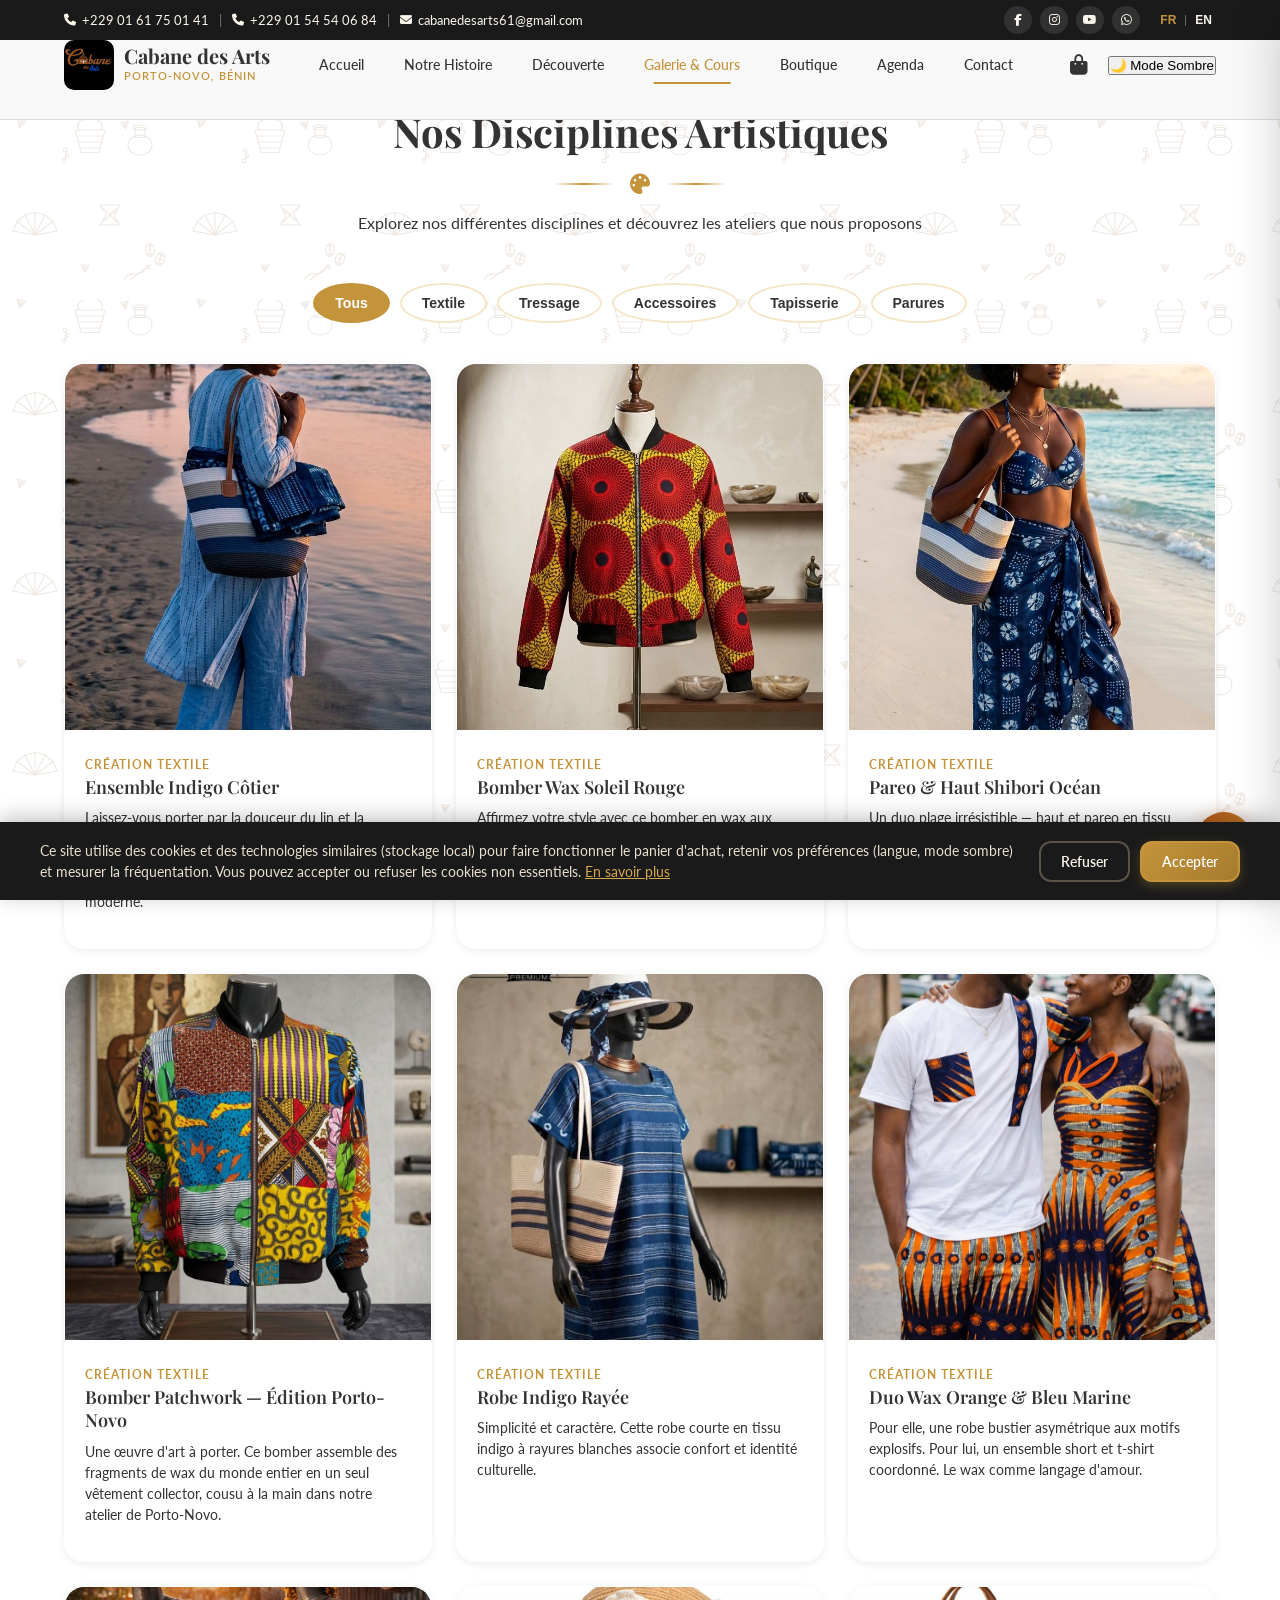
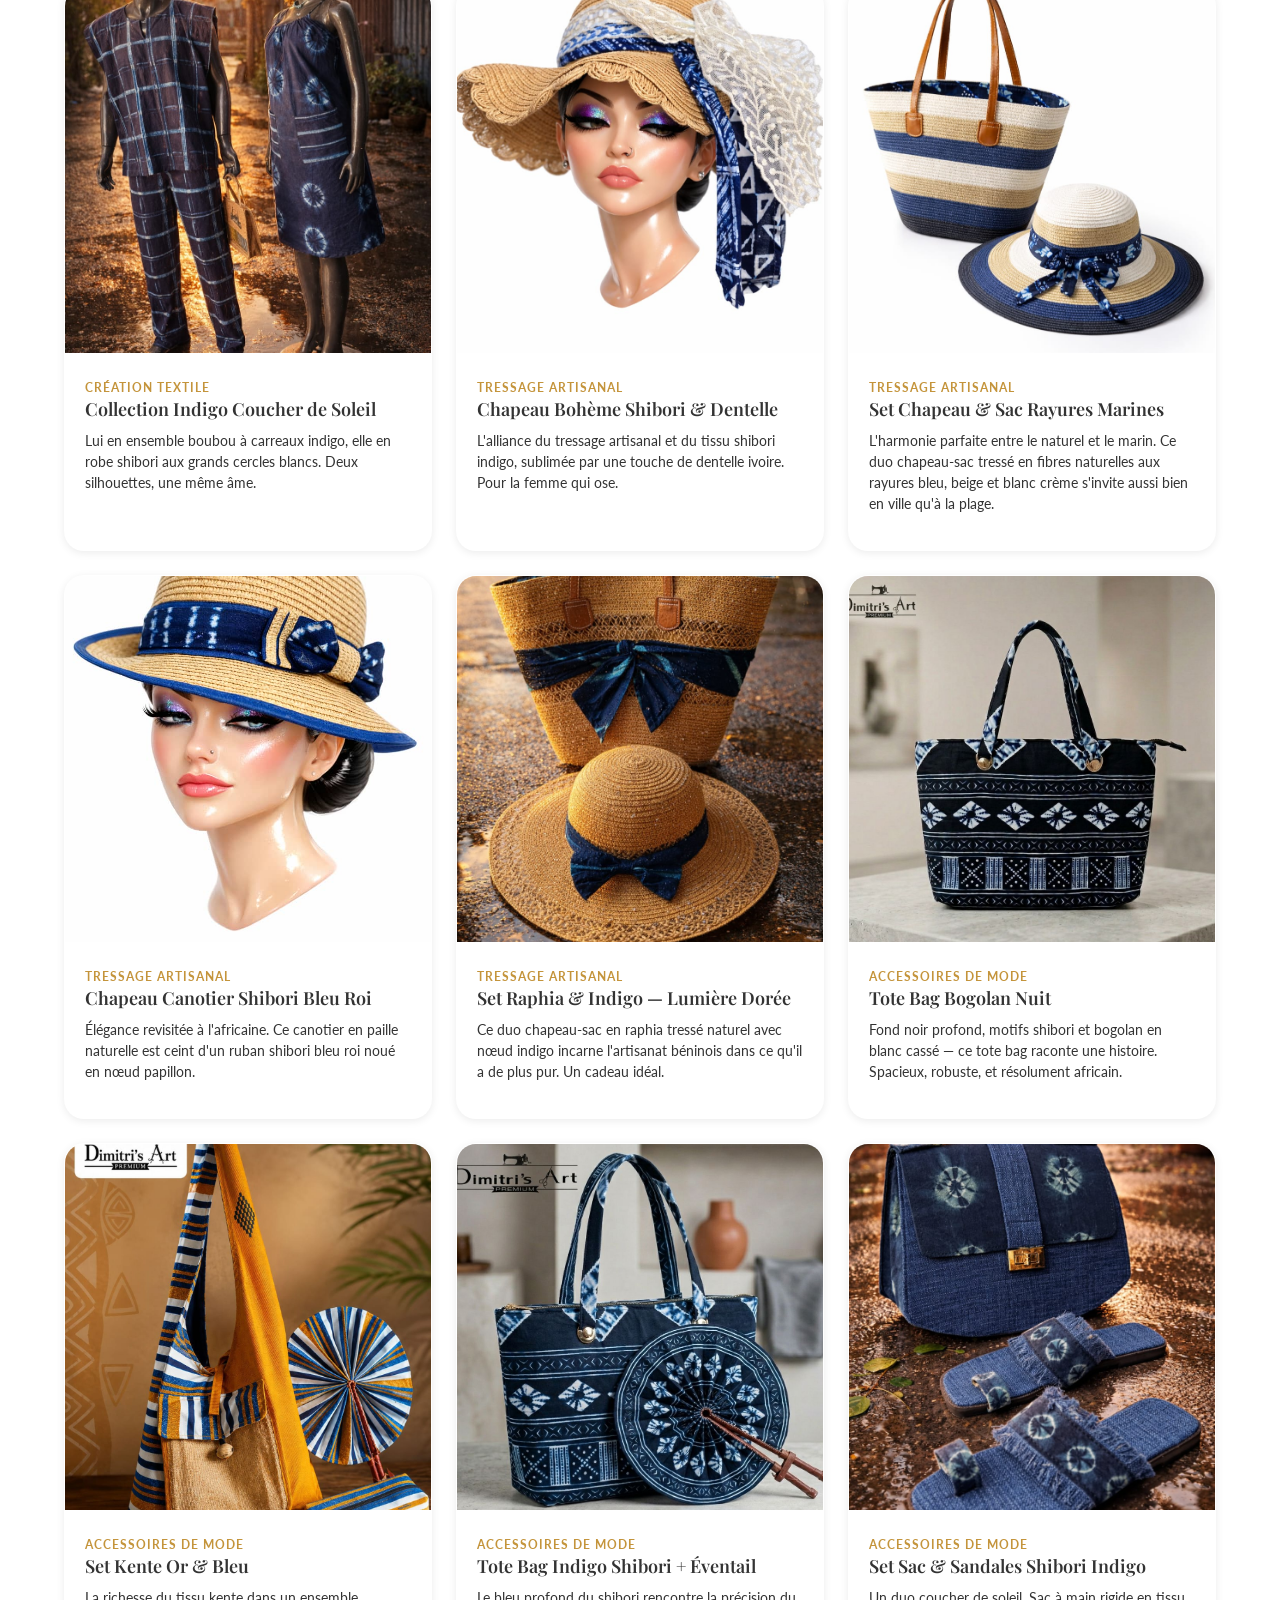
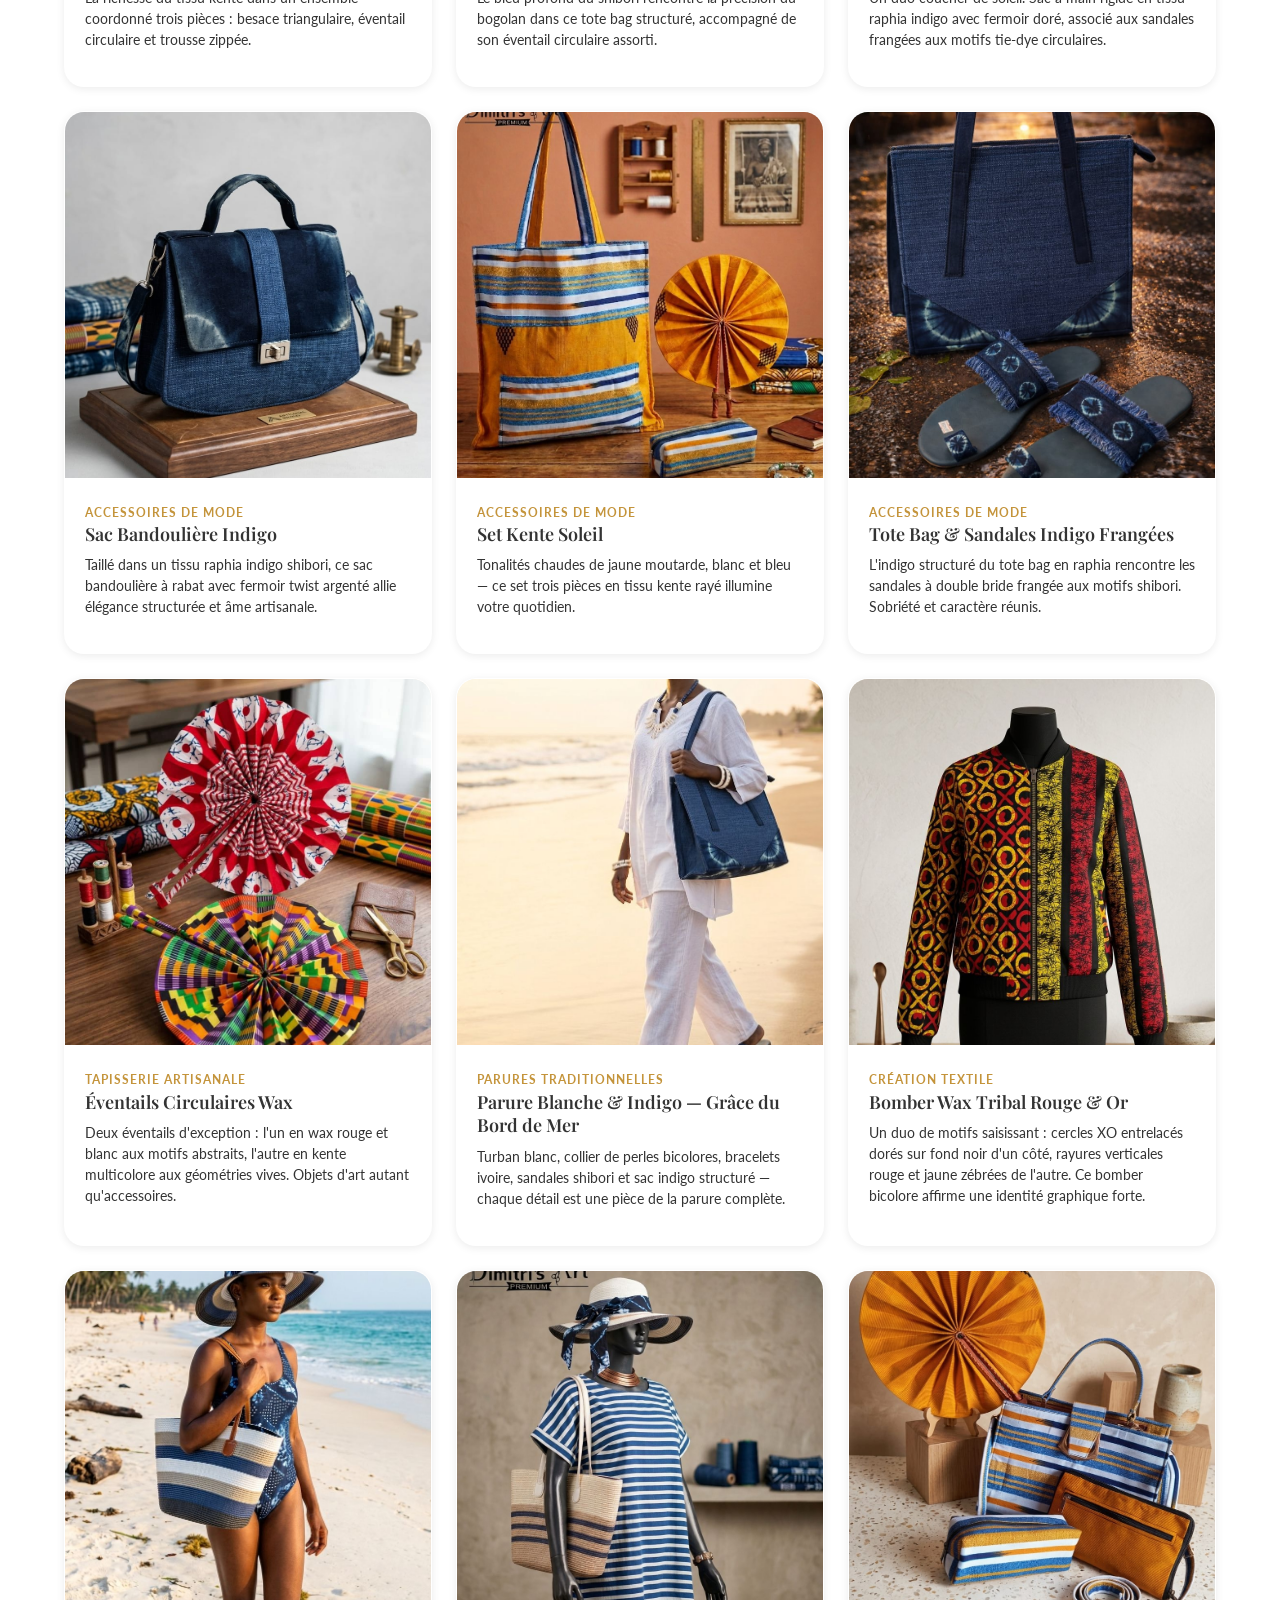
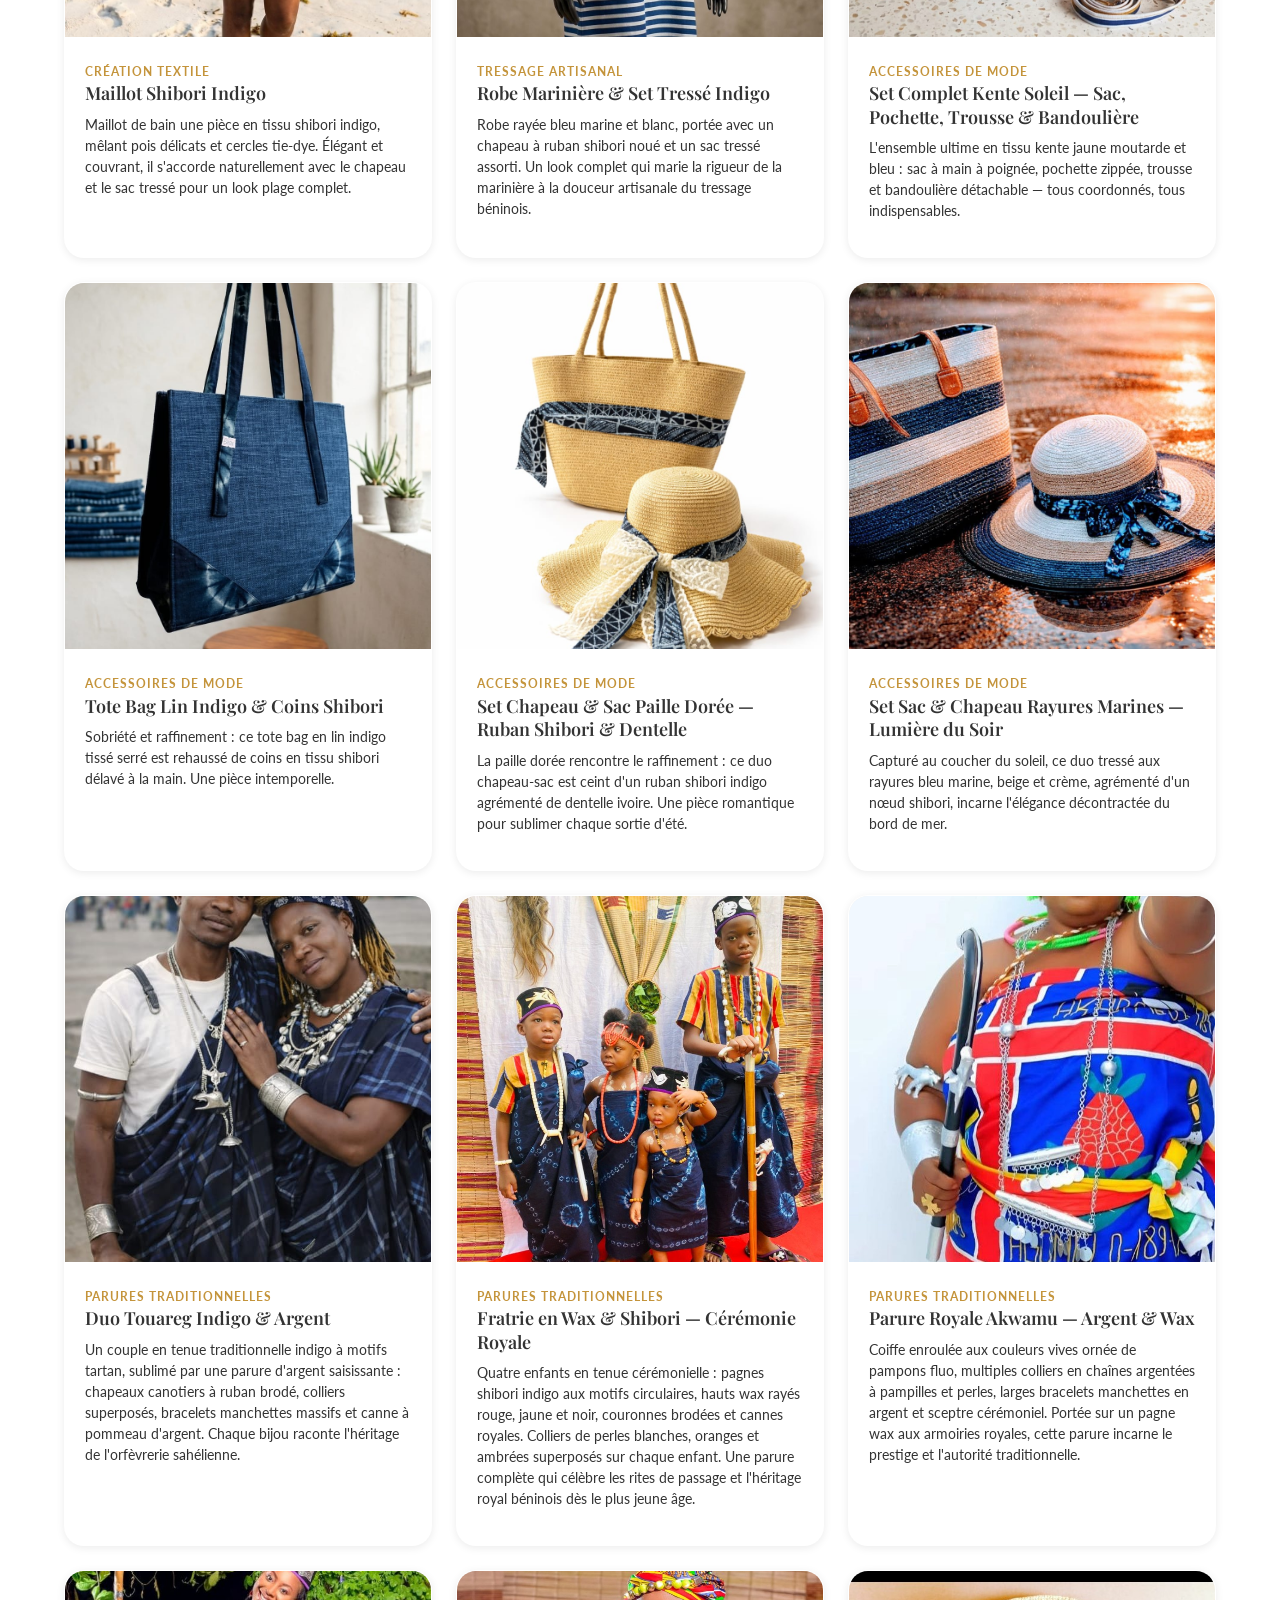
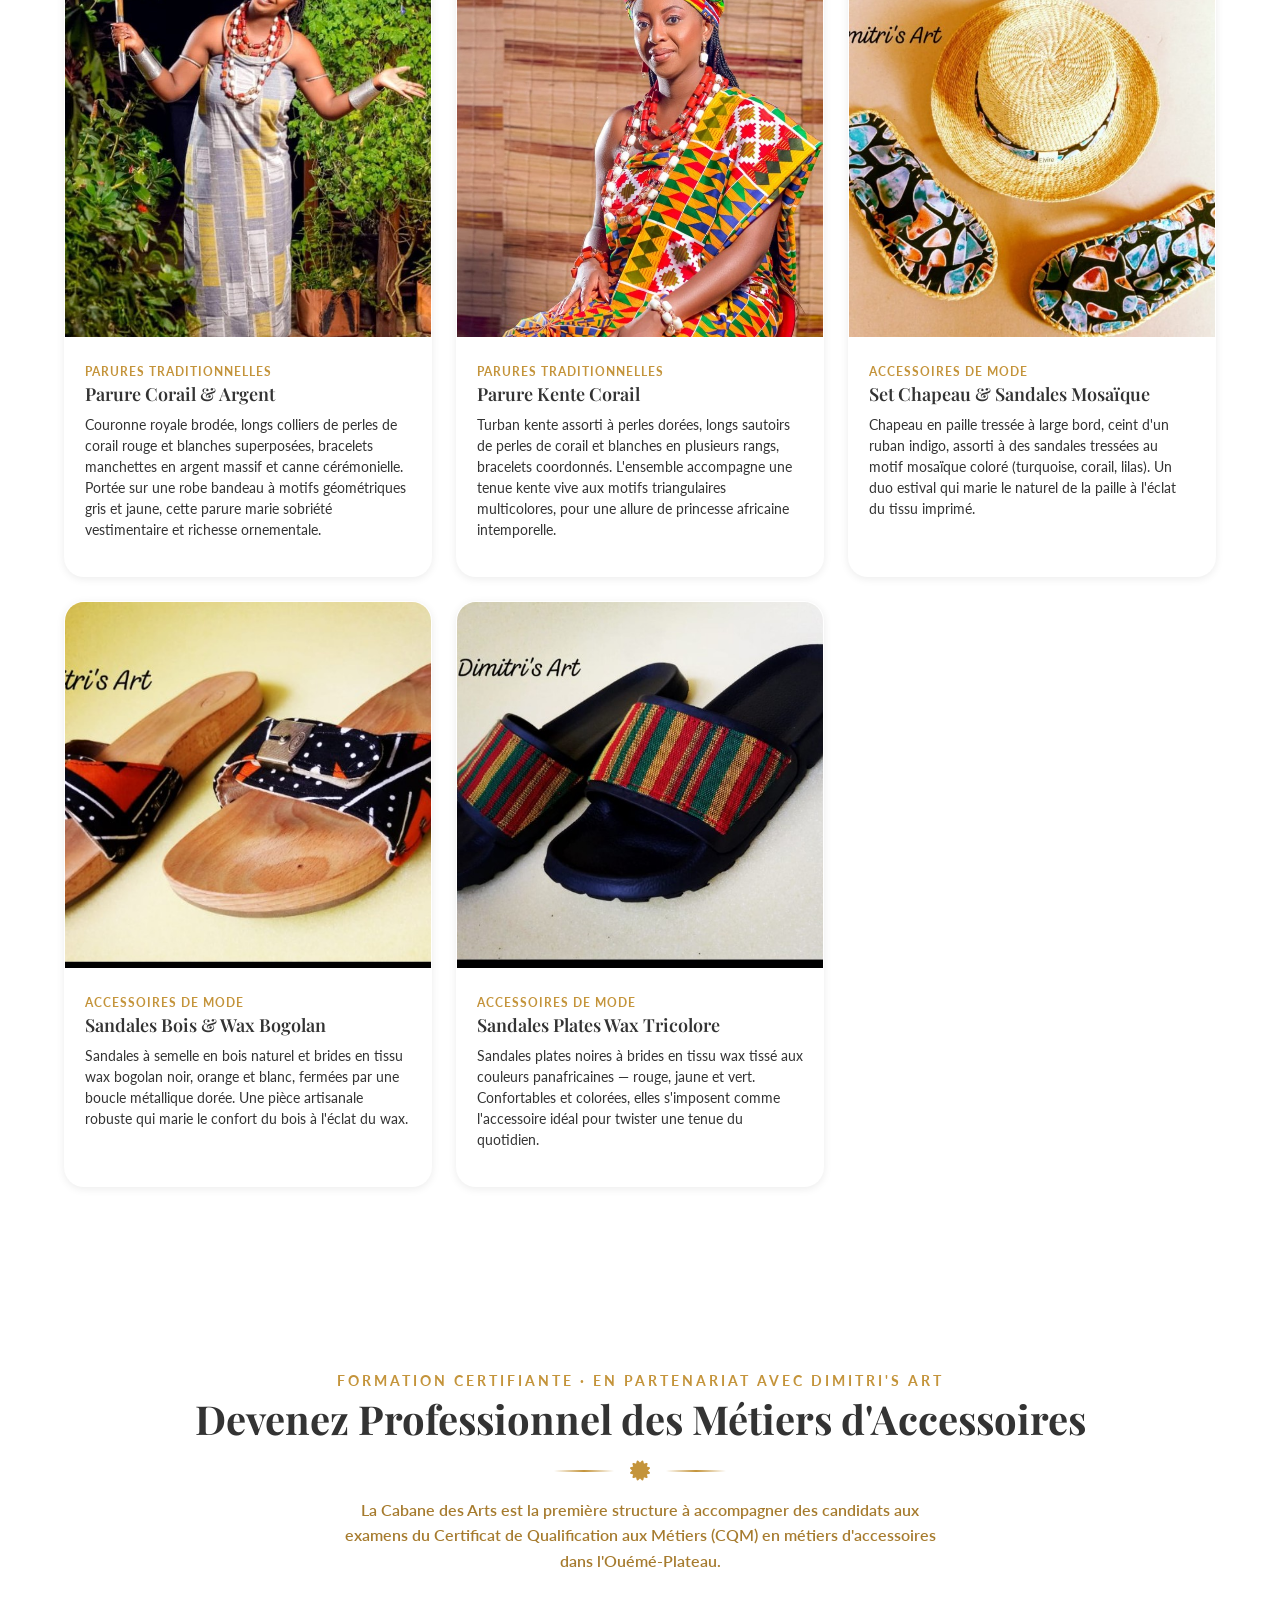
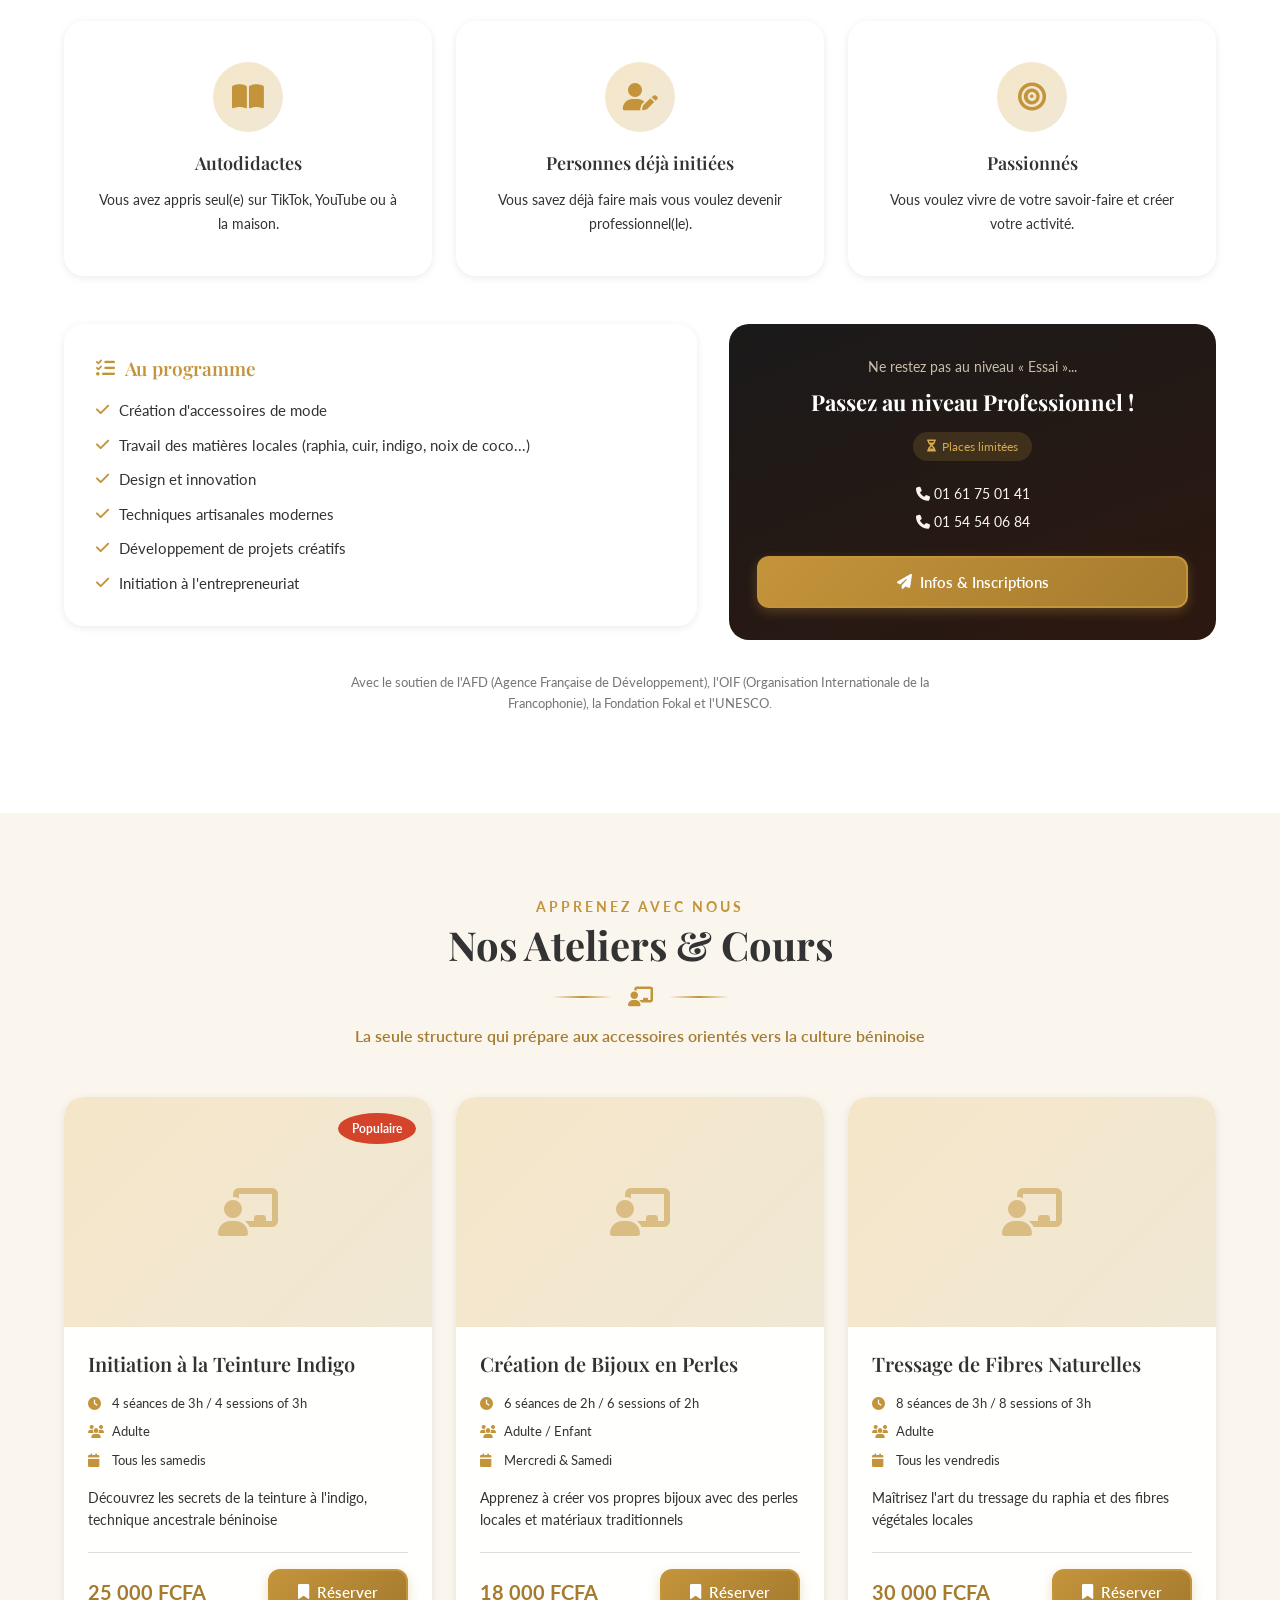
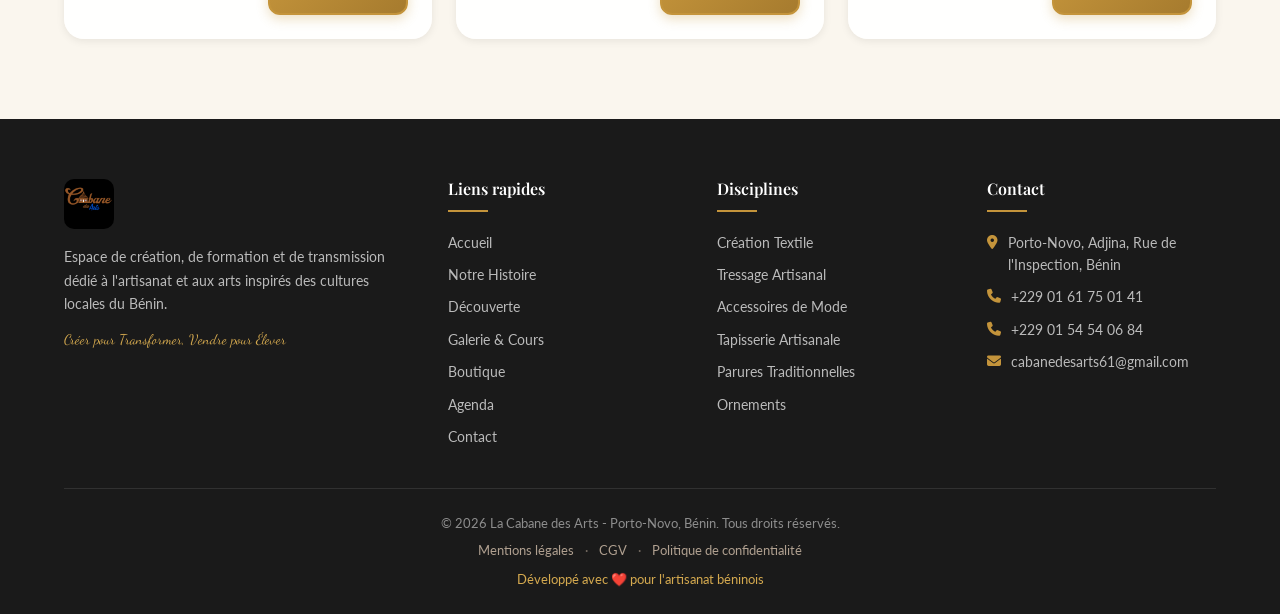
<file: galerie.html>
<!DOCTYPE html>
<html lang="fr">
<head>
    <meta charset="UTF-8">
    <meta name="viewport" content="width=device-width, initial-scale=1.0">
    <meta name="description" content="Cabane des Arts - Espace de création, formation et transmission dédié à l'artisanat et aux arts inspirés des cultures locales du Bénin">
    <meta name="keywords" content="artisanat Bénin, Porto-Novo, art africain, textile, tressage, accessoires traditionnels">
    <meta name="author" content="Cabane des Arts">
    <meta name="theme-color" content="#C4943B">

    <!-- Open Graph -->
    <meta property="og:type" content="website">
    <meta property="og:locale" content="fr_FR">
    <meta property="og:site_name" content="Cabane des Arts">
    <meta property="og:title" content="Galerie & Cours | Cabane des Arts">
    <meta property="og:description" content="Textile, tressage, accessoires, tapisserie, parures : explorez nos disciplines artistiques et découvrez les ateliers proposés à Cabane des Arts.">
    <meta property="og:image" content="https://cabane-des-arts.netlify.app/logo.jpg">
    <meta property="og:url" content="https://cabane-des-arts.netlify.app/galerie">
    
    <title>Galerie & Cours | Cabane des Arts</title>
    <link rel="icon" type="image/svg+xml" href="favicon.svg">
    <link rel="icon" type="image/png" sizes="32x32" href="favicon-32x32.png">
    <link rel="icon" type="image/png" sizes="16x16" href="favicon-16x16.png">
    <link rel="apple-touch-icon" sizes="180x180" href="apple-touch-icon.png">
    
    <!-- Google Fonts -->
    <link href="https://fonts.googleapis.com/css2?family=Playfair+Display:wght@400;500;600;700&family=Lato:wght@300;400;700&family=Dancing+Script:wght@400;700&display=swap" rel="stylesheet">
    
    <!-- Font Awesome -->
    <link rel="stylesheet" href="https://cdnjs.cloudflare.com/ajax/libs/font-awesome/6.4.0/css/all.min.css">
    
    <!-- CSS -->
    <link rel="stylesheet" href="style.css">
</head>
<body>
<!-- ========== HEADER ========== -->
    <header class="header" id="header">
        <!-- Barre supérieure -->
        <div class="top-bar">
            <div class="container">
                <div class="top-bar-content">
                    <div class="top-bar-left">
                        <a href="tel:+22961750141" class="top-bar-item">
                            <i class="fas fa-phone"></i> +229 01 61 75 01 41
                        </a>
                        <span class="top-bar-separator">|</span>
                        <a href="tel:+2290154540684" class="top-bar-item">
                            <i class="fas fa-phone"></i> +229 01 54 54 06 84
                        </a>
                        <span class="top-bar-separator">|</span>
                        <a href="mailto:cabanedesarts61@gmail.com" class="top-bar-item">
                            <i class="fas fa-envelope"></i> cabanedesarts61@gmail.com
                        </a>
                    </div>
                    <div class="top-bar-right">
                        <div class="social-links">
                            <a href="https://www.facebook.com/CabaneDesArts" target="_blank" class="social-link" aria-label="Facebook"><i class="fab fa-facebook-f"></i></a>
                            <a href="https://www.instagram.com/cabane_des_arts" target="_blank" class="social-link" aria-label="Instagram"><i class="fab fa-instagram"></i></a>
                            <a href="https://www.youtube.com/channel/UCnYrRoik0l54eAIrJpQTi5w" target="_blank" class="social-link" aria-label="YouTube"><i class="fab fa-youtube"></i></a>
                            <a href="https://wa.me/22961750141?text=Bonjour%20Cabane%20des%20Arts" target="_blank" class="social-link" aria-label="WhatsApp"><i class="fab fa-whatsapp"></i></a>
                        </div>
                        <div class="language-switcher">
                            <button class="lang-btn active" data-lang="fr" aria-label="Français">FR</button>
                            <span class="lang-separator">|</span>
                            <button class="lang-btn" data-lang="en" aria-label="English">EN</button>
                        </div>
                    </div>
                </div>
            </div>
        </div>
        
        <!-- Navigation principale -->
        <nav class="navbar">
            <div class="container">
                <div class="nav-content">
                    <a href="index.html" class="logo">
                        <img src="logo.jpg" alt="Logo" style="width:50px; height:50px; border-radius:10px;">
                        <div class="logo-text">
                            <span class="logo-title">Cabane des Arts</span>
                            <span class="logo-subtitle">Porto-Novo, Bénin</span>
                        </div>
                    </a>
                    
                    <ul class="nav-menu" id="navMenu">
                        <li class="nav-item">
                            <a href="index.html" class="nav-link" data-i18n="nav.home">Accueil</a>
                        </li>
                        <li class="nav-item">
                            <a href="histoire.html" class="nav-link" data-i18n="nav.story">Notre Histoire</a>
                        </li>
                        <li class="nav-item">
                            <a href="decouverte.html" class="nav-link" data-i18n="nav.discovery">Découverte</a>
                        </li>
                        <li class="nav-item">
                            <a href="galerie.html" class="nav-link active" data-i18n="nav.gallery">Galerie & Cours</a>
                        </li>
                        <li class="nav-item">
                            <a href="boutique.html" class="nav-link" data-i18n="nav.shop">Boutique</a>
                        </li>
                        <li class="nav-item">
                            <a href="agenda.html" class="nav-link" data-i18n="nav.events">Agenda</a>
                        </li>
                        <li class="nav-item">
                            <a href="contact.html" class="nav-link" data-i18n="nav.contact">Contact</a>
                        </li>
                    </ul>
                    
                    <div class="nav-actions">
                        <button class="cart-btn" id="cartBtn" aria-label="Panier">
                            <i class="fas fa-shopping-bag"></i>
                            <span class="cart-count" id="cartCount">0</span>
                        </button>
                        <button id="theme-toggle" class="theme-toggle">
                            🌙 Mode Sombre
                        </button>
                        <button class="hamburger" id="hamburger" aria-label="Menu" aria-expanded="false">
                            <span class="bar"></span>
                            <span class="bar"></span>
                            <span class="bar"></span>
                        </button>
                    </div>
                </div>
            </div>
        </nav>
    </header>

    <!-- ========== PANIER LATÉRAL ========== -->
    <div class="cart-overlay" id="cartOverlay"></div>
    <div class="cart-sidebar" id="cartSidebar">
        <div class="cart-header">
            <h3><i class="fas fa-shopping-bag"></i> <span data-i18n="cart.title">Mon Panier</span></h3>
            <button class="cart-close" id="cartClose" aria-label="Fermer le panier">&times;</button>
        </div>
        <div class="cart-body" id="cartBody">
            <div class="cart-empty" id="cartEmpty">
                <i class="fas fa-shopping-cart"></i>
                <p data-i18n="cart.empty">Votre panier est vide</p>
            </div>
            <div class="cart-items" id="cartItems"></div>
        </div>
        <div class="cart-footer" id="cartFooter" style="display: none;">
            <div class="cart-total">
                <span data-i18n="cart.total">Total</span>
                <span id="cartTotal">0 FCFA</span>
            </div>
            <button class="btn btn-primary btn-full" id="checkoutBtn">
                <i class="fas fa-lock"></i> <span data-i18n="cart.checkout">Commander</span>
            </button>
            <div class="payment-methods">
                <span><i class="fas fa-mobile-alt"></i> MTN MoMo</span>
                <span><i class="fas fa-mobile-alt"></i> Moov Money</span>
                <span><i class="fas fa-mobile-alt"></i> Celtiis</span>
            </div>
        </div>
    </div>

    
<!-- ========== SECTION GALERIE ========== -->
    <section id="galerie" class="galerie-section">
        <div class="container">
            <div class="section-header">
                <span class="section-subtitle" data-i18n="galerie.subtitle">Galerie & Cours</span>
                <h2 class="section-title" data-i18n="galerie.title">Nos Disciplines Artistiques</h2>
                <div class="section-divider">
                    <span class="divider-line"></span>
                    <i class="fas fa-palette"></i>
                    <span class="divider-line"></span>
                </div>
                <p class="section-description" data-i18n="galerie.description">
                    Explorez nos différentes disciplines et découvrez les ateliers que nous proposons
                </p>
            </div>
            
            <div class="filter-buttons">
                <button class="filter-btn active" data-filter="all" data-i18n="filter.all">Tous</button>
                <button class="filter-btn" data-filter="textile" data-i18n="filter.textile">Textile</button>
                <button class="filter-btn" data-filter="tressage" data-i18n="filter.tressage">Tressage</button>
                <button class="filter-btn" data-filter="accessoires" data-i18n="filter.accessoires">Accessoires</button>
                <button class="filter-btn" data-filter="tapisserie" data-i18n="filter.tapisserie">Tapisserie</button>
                <button class="filter-btn" data-filter="parures" data-i18n="filter.parures">Parures</button>
            </div>
            
            <div class="galerie-grid" id="galerieGrid">
                <!-- Les produits seront injectés dynamiquement par JavaScript -->
            </div>
        </div>
    </section>

    <!-- ========== SECTION ATELIERS ========== -->
    <!-- ========== SECTION FORMATION CQM (Métiers d'Accessoires) ========== -->
    <section class="formation-cqm-section">
        <div class="container">
            <div class="section-header">
                <span class="section-subtitle">Formation certifiante · En partenariat avec Dimitri's Art</span>
                <h2 class="section-title">Devenez Professionnel des Métiers d'Accessoires</h2>
                <div class="section-divider">
                    <span class="divider-line"></span>
                    <i class="fas fa-certificate"></i>
                    <span class="divider-line"></span>
                </div>
                <p class="section-description highlight-text">
                    La Cabane des Arts est la première structure à accompagner des candidats aux examens du
                    Certificat de Qualification aux Métiers (CQM) en métiers d'accessoires dans l'Ouémé-Plateau.
                </p>
            </div>

            <div class="mission-cards formation-audience-cards">
                <div class="mission-card">
                    <div class="card-icon"><i class="fas fa-book-open"></i></div>
                    <h3>Autodidactes</h3>
                    <p>Vous avez appris seul(e) sur TikTok, YouTube ou à la maison.</p>
                </div>
                <div class="mission-card">
                    <div class="card-icon"><i class="fas fa-user-pen"></i></div>
                    <h3>Personnes déjà initiées</h3>
                    <p>Vous savez déjà faire mais vous voulez devenir professionnel(le).</p>
                </div>
                <div class="mission-card">
                    <div class="card-icon"><i class="fas fa-bullseye"></i></div>
                    <h3>Passionnés</h3>
                    <p>Vous voulez vivre de votre savoir-faire et créer votre activité.</p>
                </div>
            </div>

            <div class="formation-programme">
                <div class="formation-programme-text">
                    <h3><i class="fas fa-list-check"></i> Au programme</h3>
                    <ul class="formation-programme-list">
                        <li><i class="fas fa-check"></i> Création d'accessoires de mode</li>
                        <li><i class="fas fa-check"></i> Travail des matières locales (raphia, cuir, indigo, noix de coco...)</li>
                        <li><i class="fas fa-check"></i> Design et innovation</li>
                        <li><i class="fas fa-check"></i> Techniques artisanales modernes</li>
                        <li><i class="fas fa-check"></i> Développement de projets créatifs</li>
                        <li><i class="fas fa-check"></i> Initiation à l'entrepreneuriat</li>
                    </ul>
                </div>
                <div class="formation-cta-box">
                    <p class="formation-cta-tagline">Ne restez pas au niveau « Essai »...</p>
                    <p class="formation-cta-highlight">Passez au niveau Professionnel !</p>
                    <span class="formation-cta-badge"><i class="fas fa-hourglass-half"></i> Places limitées</span>
                    <div class="formation-cta-contact">
                        <a href="tel:+22961750141"><i class="fas fa-phone"></i> 01 61 75 01 41</a>
                        <a href="tel:+2290154540684"><i class="fas fa-phone"></i> 01 54 54 06 84</a>
                    </div>
                    <a href="contact.html" class="btn btn-primary btn-full">
                        <i class="fas fa-paper-plane"></i> Infos & Inscriptions
                    </a>
                </div>
            </div>

            <p class="formation-partners">
                Avec le soutien de l'AFD (Agence Française de Développement), l'OIF (Organisation Internationale
                de la Francophonie), la Fondation Fokal et l'UNESCO.
            </p>
        </div>
    </section>

    <section class="ateliers-section">
        <div class="container">
            <div class="section-header">
                <span class="section-subtitle" data-i18n="ateliers.subtitle">Apprenez avec nous</span>
                <h2 class="section-title" data-i18n="ateliers.title">Nos Ateliers & Cours</h2>
                <div class="section-divider">
                    <span class="divider-line"></span>
                    <i class="fas fa-chalkboard-teacher"></i>
                    <span class="divider-line"></span>
                </div>
                <p class="section-description highlight-text" data-i18n="ateliers.description">
                    La seule structure qui prépare aux accessoires orientés vers la culture béninoise
                </p>
            </div>
            
            <div class="ateliers-grid" id="ateliersGrid">
                <!-- Les ateliers seront injectés dynamiquement par JavaScript -->
            </div>
        </div>
    </section>

    
<!-- ========== FOOTER ========== -->
    <footer class="footer">
        <div class="container">
            <div class="footer-grid">
                <div class="footer-col footer-about">
                    <div class="footer-logo">
                        <img src="logo.jpg" alt="La Cabane des Arts" class="logo-img">
                    </div>
                    <p data-i18n="footer.desc">
                        Espace de création, de formation et de transmission dédié à l'artisanat 
                        et aux arts inspirés des cultures locales du Bénin.
                    </p>
                    <p class="footer-slogan" data-i18n="footer.slogan">Créer pour Transformer, Vendre pour Élever</p>
                </div>
                
                <div class="footer-col">
                    <h4 data-i18n="footer.quicklinks">Liens rapides</h4>
                    <ul>
                        <li><a href="index.html" data-i18n="nav.home">Accueil</a></li>
                        <li><a href="histoire.html" data-i18n="nav.story">Notre Histoire</a></li>
                        <li><a href="decouverte.html" data-i18n="nav.discovery">Découverte</a></li>
                        <li><a href="galerie.html" data-i18n="nav.gallery">Galerie & Cours</a></li>
                        <li><a href="boutique.html" data-i18n="nav.shop">Boutique</a></li>
                        <li><a href="agenda.html" data-i18n="nav.events">Agenda</a></li>
                        <li><a href="contact.html" data-i18n="nav.contact">Contact</a></li>
                    </ul>
                </div>
                
                <div class="footer-col">
                    <h4 data-i18n="footer.disciplines">Disciplines</h4>
                    <ul>
                        <li><span data-i18n="tags.textile">Création Textile</span></li>
                        <li><span data-i18n="tags.tressage">Tressage Artisanal</span></li>
                        <li><span data-i18n="tags.accessoires">Accessoires de Mode</span></li>
                        <li><span data-i18n="tags.tapisserie">Tapisserie Artisanale</span></li>
                        <li><span data-i18n="tags.parures">Parures Traditionnelles</span></li>
                        <li><span data-i18n="tags.ornements">Ornements</span></li>
                    </ul>
                </div>
                
                <div class="footer-col">
                    <h4 data-i18n="footer.contact">Contact</h4>
                    <ul class="footer-contact">
                        <li><i class="fas fa-map-marker-alt"></i> Porto-Novo, Adjina, Rue de l'Inspection, Bénin</li>
                        <li><i class="fas fa-phone"></i> +229 01 61 75 01 41</li>
                        <li><i class="fas fa-phone"></i> +229 01 54 54 06 84</li>
                        <li><i class="fas fa-envelope"></i> cabanedesarts61@gmail.com</li>
                    </ul>
                </div>
            </div>
            
            <div class="footer-bottom">
                <p>&copy; 2026 La Cabane des Arts - Porto-Novo, Bénin. <span data-i18n="footer.rights">Tous droits réservés.</span></p>
                <p class="footer-legal-links">
                    <a href="mentions-legales.html">Mentions légales</a>
                    <span class="footer-legal-sep">·</span>
                    <a href="cgv.html">CGV</a>
                    <span class="footer-legal-sep">·</span>
                    <a href="politique-confidentialite.html">Politique de confidentialité</a>
                </p>
                <p class="footer-credit">Développé avec ❤️ pour l'artisanat béninois</p>
            </div>
        </div>
    </footer>

    <!-- ========== BANNIÈRE COOKIES ========== -->
    <div class="cookie-banner" id="cookie-banner">
        <div class="cookie-banner-content">
            <p>
                Ce site utilise des cookies et des technologies similaires (stockage local) pour faire fonctionner le panier d'achat, retenir vos préférences (langue, mode sombre) et mesurer la fréquentation. Vous pouvez accepter ou refuser les cookies non essentiels.
                <a href="politique-confidentialite.html">En savoir plus</a>
            </p>
            <div class="cookie-banner-actions">
                <button id="cookie-decline" class="btn btn-outline">Refuser</button>
                <button id="cookie-accept" class="btn btn-primary">Accepter</button>
            </div>
        </div>
    </div>

    
<!-- ========== MODAL RÉSERVATION ATELIER ========== -->
    <div class="modal-overlay" id="reservationModal">
        <div class="modal">
            <button class="modal-close" id="modalClose" aria-label="Fermer">&times;</button>
            <div class="modal-header">
                <h3 data-i18n="modal.reservation">Réservation d'atelier</h3>
            </div>
            <div class="modal-body">
                <p class="modal-info" id="modalAtelierInfo"></p>
                <p class="modal-info" id="modalAtelierPrice"></p>
                <p class="modal-note" data-i18n="modal.deposit">
                    Un acompte de 30% est requis pour confirmer votre réservation.
                </p>
                <form id="reservationForm">
                    <input type="hidden" id="resAtelier" name="atelier">
                    <input type="hidden" id="resPrice" name="price">
                    <div class="form-group">
                        <label for="resName" data-i18n="modal.name">Nom complet *</label>
                        <input type="text" id="resName" name="name" required>
                    </div>
                    <div class="form-group">
                        <label for="resEmail" data-i18n="modal.email">Email *</label>
                        <input type="email" id="resEmail" name="email" required>
                    </div>
                    <div class="form-group">
                        <label for="resPhone" data-i18n="modal.phone">Téléphone *</label>
                        <input type="tel" id="resPhone" name="phone" required>
                    </div>
                    <div class="form-group">
                        <label for="resDate" data-i18n="modal.date">Date souhaitée</label>
                        <input type="date" id="resDate" name="date">
                    </div>
                    <div class="form-group">
                        <label for="resPayment" data-i18n="modal.payment">Mode de paiement</label>
                        <select id="resPayment" name="payment">
                            <option value="mtn">MTN Mobile Money</option>
                            <option value="moov">Moov Money</option>
                            <option value="celtiis">Celtiis</option>
                            <option value="livraison">Paiement à la livraison</option>
                        </select>
                    </div>
                    <button type="submit" class="btn btn-primary btn-full">
                        <i class="fas fa-check"></i> <span data-i18n="modal.confirm">Confirmer la réservation</span>
                    </button>
                </form>
            </div>
        </div>
    </div>

    <!-- ========== MODAL COMMANDE ========== -->
<div class="modal-overlay" id="checkoutModal">
    <div class="modal">
        <button class="modal-close" id="checkoutModalClose" aria-label="Fermer">&times;</button>
        <div class="modal-header">
            <h3 data-i18n="checkout.title">Finaliser la commande</h3>
        </div>
        <div class="modal-body">
            <div class="checkout-summary" id="checkoutSummary"></div>
            <div class="checkout-total">
                <strong data-i18n="checkout.total">Total :</strong>
                <span id="checkoutTotalPrice">0 FCFA</span>
            </div>
            
            <form id="checkoutForm">
                <div class="form-group">
                    <label for="checkoutName" data-i18n="checkout.name">Nom complet *</label>
                    <input type="text" id="checkoutName" name="name" placeholder="Votre nom complet" required>
                </div>
                <div class="form-group">
                    <label for="checkoutEmail" data-i18n="checkout.email">Email *</label>
                    <input type="email" id="checkoutEmail" name="email" placeholder="votre@email.com" required>
                </div>
                <div class="form-group">
                    <label for="checkoutPhone" data-i18n="checkout.phone">Téléphone Mobile Money *</label>
                    <input type="tel" id="checkoutPhone" name="phone" placeholder="+229 90 00 00 01" required>
                    <small style="color: var(--text-light); font-size: 12px;">
                        <i class="fas fa-info-circle"></i> 
                        Numéro MTN, Moov ou Celtiis pour le paiement
                    </small>
                </div>
                <div class="form-group">
                    <label for="checkoutAddress" data-i18n="checkout.address">Adresse de livraison</label>
                    <textarea id="checkoutAddress" name="address" rows="2" placeholder="Votre adresse complète (optionnel)"></textarea>
                </div>
                <div class="form-group">
                    <label for="checkoutDelivery" data-i18n="checkout.delivery">Mode de livraison</label>
                    <select id="checkoutDelivery" name="delivery">
                        <option value="pickup">📍 Retrait à la Cabane (Porto-Novo)</option>
                        <option value="local">🚚 Livraison locale (Porto-Novo)</option>
                        <option value="national">🚛 Livraison nationale (Bénin)</option>
                        <option value="international">✈️ Livraison internationale</option>
                    </select>
                </div>
                
                <div style="background: var(--color-ocre-pale); padding: 12px 16px; border-radius: var(--border-radius); margin-bottom: 16px;">
                    <p style="font-size: 13px; color: var(--color-ocre-dark); margin: 0; display: flex; align-items: center; gap: 8px;">
                        <i class="fas fa-lock" style="color: var(--color-ocre-primary);"></i>
                        <span>Paiement sécurisé via <strong>MTN MoMo, Moov Money ou Celtiis</strong></span>
                    </p>
                </div>
                
                <button type="submit" class="btn btn-primary btn-full" id="checkoutSubmitBtn">
                    <i class="fas fa-credit-card"></i>
                    <span>Payer avec Mobile Money</span>
                </button>
            </form>
        </div>
    </div>
</div>

    <!-- ========== MODALE DE DÉTAIL (histoire de la discipline) ========== -->
    <div class="modal-overlay" id="detailModal">
        <div class="modal detail-modal">
            <button class="modal-close" id="detailModalClose" aria-label="Fermer">&times;</button>
            <div class="detail-modal-image" id="detailImage"></div>
            <div class="detail-modal-body">
                <span class="detail-category" id="detailCategory"></span>
                <h3 class="detail-title" id="detailTitle"></h3>
                <p class="detail-description" id="detailDescription"></p>

                <div class="detail-price-row" id="detailPriceRow">
                    <span class="detail-price" id="detailPrice"></span>
                </div>

                <button class="btn btn-primary btn-full detail-add-to-cart" id="detailAddToCart">
                    <i class="fas fa-cart-plus"></i> <span data-i18n="cart.title">Ajouter au panier</span>
                </button>

                <div class="detail-story" id="detailStorySection">
                    <h4><i class="fas fa-feather"></i> <span id="detailStoryTitle"></span></h4>
                    <p id="detailStoryText"></p>
                </div>

                <div class="detail-note" id="detailNoteSection">
                    <h5><i class="fas fa-quote-left"></i> Note de l'artisan</h5>
                    <p id="detailNoteText"></p>
                </div>

                <a href="boutique.html" class="btn btn-outline btn-full detail-shop-link">
                    <i class="fas fa-shopping-bag"></i> Découvrir nos créations en boutique
                </a>
            </div>
        </div>
    </div>

    <!-- ========== NOTIFICATION TOAST ========== -->
    <div class="toast-container" id="toastContainer"></div>

    <!-- ========== BOUTON RETOUR EN HAUT ========== -->
    <button class="back-to-top" id="backToTop" aria-label="Retour en haut">
        <i class="fas fa-chevron-up"></i>
    </button>

    <!-- JavaScript -->
    <script src="script.js"></script>

    <script>
    // ===== AVIS CLIENTS =====
    const AVIS_API = 'https://cabane-des-arts-backend.onrender.com/api';

    // Charger les avis validés
    async function loadAvisPublic() {
        const grid = document.getElementById('temoignagesGrid');
        try {
            const res = await fetch(AVIS_API + '/avis');
            const avis = await res.json();

            if (avis.length === 0) {
                grid.innerHTML = '<div style="text-align:center;padding:40px;color:#8A7B6A;font-size:15px;grid-column:1/-1;">Soyez le premier à laisser un avis !</div>';
                return;
            }

            grid.innerHTML = avis.map(a => {
                const etoiles = '★'.repeat(a.note) + '☆'.repeat(5 - a.note);
                const date = new Date(a.created_at).toLocaleDateString('fr-FR', {day:'2-digit', month:'long', year:'numeric'});
                return '<div class="temoignage-card">' +
                    '<div class="temoignage-stars" style="color:#C8922A;font-size:20px;margin-bottom:12px;">' + etoiles + '</div>' +
                    '<p class="temoignage-text">"' + a.commentaire + '"</p>' +
                    '<div class="temoignage-author">' +
                    '<div class="author-avatar" style="width:44px;height:44px;border-radius:50%;background:linear-gradient(135deg,#B5561A,#C8922A);display:flex;align-items:center;justify-content:center;color:white;font-weight:700;font-size:18px;">' + a.nom.charAt(0).toUpperCase() + '</div>' +
                    '<div><strong>' + a.nom + '</strong>' +
                    (a.produit ? '<div style="font-size:12px;color:#8A7B6A;">' + a.produit + '</div>' : '') +
                    '<div style="font-size:11px;color:#B0A090;">' + date + '</div></div>' +
                    '</div>' +
                    '</div>';
            }).join('');
        } catch(err) {
            grid.innerHTML = '<div style="text-align:center;padding:40px;color:#8A7B6A;grid-column:1/-1;">Impossible de charger les avis.</div>';
        }
    }

    // Étoiles interactives
    document.querySelectorAll('.star').forEach(star => {
        star.addEventListener('click', function() {
            const val = parseInt(this.dataset.value);
            document.getElementById('avisNote').value = val;
            document.querySelectorAll('.star').forEach((s, i) => {
                s.classList.toggle('active', i < val);
            });
        });
        star.addEventListener('mouseover', function() {
            const val = parseInt(this.dataset.value);
            document.querySelectorAll('.star').forEach((s, i) => {
                s.style.color = i < val ? '#C8922A' : '#E8DDD0';
            });
        });
        star.addEventListener('mouseout', function() {
            const note = parseInt(document.getElementById('avisNote').value);
            document.querySelectorAll('.star').forEach((s, i) => {
                s.style.color = i < note ? '#C8922A' : '#E8DDD0';
            });
        });
    });

    // Soumettre un avis
    document.getElementById('avisForm').addEventListener('submit', async function(e) {
        e.preventDefault();
        const nom = document.getElementById('avisNom').value.trim();
        const email = document.getElementById('avisEmail').value.trim();
        const produit = document.getElementById('avisProduit').value.trim();
        const note = parseInt(document.getElementById('avisNote').value);
        const commentaire = document.getElementById('avisCommentaire').value.trim();

        if (!nom || !email || !commentaire) {
            showToast('Veuillez remplir tous les champs obligatoires.', 'error');
            return;
        }
        if (note === 0) {
            showToast('Veuillez sélectionner une note.', 'error');
            return;
        }

        try {
            const res = await fetch(AVIS_API + '/avis', {
                method: 'POST',
                headers: { 'Content-Type': 'application/json' },
                body: JSON.stringify({ nom, email, produit, note, commentaire })
            });
            const data = await res.json();
            if (res.ok) {
                showToast('✅ Merci ! Votre avis sera publié après validation.', 'success');
                document.getElementById('avisForm').reset();
                document.getElementById('avisNote').value = 0;
                document.querySelectorAll('.star').forEach(s => s.classList.remove('active'));
            } else {
                showToast(data.erreur || 'Erreur lors de la soumission.', 'error');
            }
        } catch(err) {
            showToast('Impossible de joindre le serveur.', 'error');
        }
    });

    // Charger les avis au démarrage
    loadAvisPublic();
    </script>

    <!-- ===== BOUTON FLOTTANT RÉSEAUX SOCIAUX ===== -->
    <div class="floating-social" id="floatingSocial">
        <button class="float-main" id="floatMain" onclick="toggleSocial()" title="Nous contacter">
            <i class="fas fa-share-alt"></i>
        </button>
        <div class="float-items" id="floatItems">
            <a href="https://wa.me/22961750141?text=Bonjour%20Cabane%20des%20Arts%2C%20je%20vous%20contacte%20depuis%20votre%20site%20web." 
               target="_blank" class="float-item whatsapp" title="WhatsApp">
                <i class="fab fa-whatsapp"></i>
            </a>
            <a href="https://www.facebook.com/CabaneDesArts" 
               target="_blank" class="float-item facebook" title="Facebook">
                <i class="fab fa-facebook-f"></i>
            </a>
            <a href="https://www.instagram.com/cabane_des_arts" 
               target="_blank" class="float-item instagram" title="Instagram">
                <i class="fab fa-instagram"></i>
            </a>
            <a href="https://vm.tiktok.com/ZS9FFyeX7g1RM-Fwqan/" 
               target="_blank" class="float-item tiktok" title="TikTok">
                <i class="fab fa-tiktok"></i>
            </a>
            <a href="https://www.youtube.com/channel/UCnYrRoik0l54eAIrJpQTi5w" 
               target="_blank" class="float-item youtube" title="YouTube">
                <i class="fab fa-youtube"></i>
            </a>
        </div>
    </div>

    <style>
    .floating-social {
        position: fixed;
        bottom: 32px;
        right: 28px;
        z-index: 9998;
        display: flex;
        flex-direction: column-reverse;
        align-items: center;
        gap: 12px;
    }

    .float-main {
        width: 56px;
        height: 56px;
        border-radius: 50%;
        background: linear-gradient(135deg, #B5561A, #C8922A);
        border: none;
        color: white;
        font-size: 20px;
        cursor: pointer;
        box-shadow: 0 4px 20px rgba(181,86,26,0.4);
        transition: all 0.3s ease;
        display: flex;
        align-items: center;
        justify-content: center;
    }

    .float-main:hover {
        transform: scale(1.1);
        box-shadow: 0 6px 28px rgba(181,86,26,0.5);
    }

    .float-main.open {
        background: linear-gradient(135deg, #555, #333);
        transform: rotate(45deg);
    }

    .float-items {
        display: flex;
        flex-direction: column-reverse;
        align-items: center;
        gap: 10px;
        overflow: hidden;
        max-height: 0;
        transition: max-height 0.4s ease, opacity 0.3s ease;
        opacity: 0;
    }

    .float-items.open {
        max-height: 400px;
        opacity: 1;
    }

    .float-item {
        width: 46px;
        height: 46px;
        border-radius: 50%;
        display: flex;
        align-items: center;
        justify-content: center;
        color: white;
        font-size: 18px;
        text-decoration: none;
        box-shadow: 0 3px 12px rgba(0,0,0,0.2);
        transition: transform 0.2s ease, box-shadow 0.2s ease;
        position: relative;
    }

    .float-item:hover {
        transform: scale(1.15);
        box-shadow: 0 5px 18px rgba(0,0,0,0.3);
    }

    .float-item::before {
        content: attr(title);
        position: absolute;
        right: 56px;
        background: rgba(0,0,0,0.75);
        color: white;
        padding: 4px 10px;
        border-radius: 6px;
        font-size: 12px;
        white-space: nowrap;
        opacity: 0;
        transition: opacity 0.2s;
        pointer-events: none;
    }

    .float-item:hover::before {
        opacity: 1;
    }

    .float-item.whatsapp  { background: #25D366; }
    .float-item.facebook  { background: #1877F2; }
    .float-item.instagram { background: linear-gradient(135deg, #f09433, #e6683c, #dc2743, #cc2366, #bc1888); }
    .float-item.tiktok    { background: #010101; }
    .float-item.youtube   { background: #FF0000; }
    </style>

    <script>
    function toggleSocial() {
        const btn = document.getElementById('floatMain');
        const items = document.getElementById('floatItems');
        btn.classList.toggle('open');
        items.classList.toggle('open');
    }

    // Fermer si on clique ailleurs
    document.addEventListener('click', function(e) {
        const social = document.getElementById('floatingSocial');
        if (!social.contains(e.target)) {
            document.getElementById('floatMain').classList.remove('open');
            document.getElementById('floatItems').classList.remove('open');
        }
    });
    </script>

    <script>
    // ===== SCROLL FLUIDE + ANIMATION TITRE =====
    document.querySelectorAll('a[href^="#"]').forEach(function(link) {
        link.addEventListener('click', function(e) {
            var href = this.getAttribute('href');
            if (href === '#') return;
            var target = document.querySelector(href);
            if (!target) return;
            e.preventDefault();

            target.scrollIntoView({ behavior: 'smooth', block: 'start' });

            setTimeout(function() {
                var title = target.querySelector('.section-title, h2, h1');
                if (!title) return;
                title.style.transition = 'color 0.3s ease, transform 0.3s ease';
                title.style.color = '#B5561A';
                title.style.transform = 'translateX(8px)';
                setTimeout(function() {
                    title.style.color = '';
                    title.style.transform = '';
                    setTimeout(function() {
                        title.style.transition = '';
                    }, 400);
                }, 800);
            }, 600);
        });
    });
    </script>

    <script>
    // ===== AGENDA DYNAMIQUE =====
    async function loadAgenda() {
        const grid = document.getElementById('agendaGrid');
        try {
            const res = await fetch('https://cabane-des-arts-backend.onrender.com/api/evenements');
            const evenements = await res.json();

            if (evenements.length === 0) {
                grid.innerHTML = '<div style="text-align:center;padding:60px 20px;color:#8A7B6A;grid-column:1/-1;">' +
                    '<div style="font-size:48px;margin-bottom:16px;">📅</div>' +
                    '<p style="font-size:16px;">Aucun événement prévu pour le moment.</p>' +
                    '<p style="font-size:14px;margin-top:8px;">Revenez bientôt !</p>' +
                    '</div>';
                return;
            }

            grid.innerHTML = evenements.map(ev => {
                const date = new Date(ev.date_debut);
                const jour = date.toLocaleDateString("fr-FR", { day: "2-digit" });
                const mois = date.toLocaleDateString("fr-FR", { month: "short" }).toUpperCase();
                const annee = date.getFullYear();
                const prix = ev.prix > 0 ? Number(ev.prix).toLocaleString("fr-FR") + " FCFA" : "Gratuit";
                const typeColors = {
                    atelier: "#B5561A",
                    exposition: "#1B3A6B",
                    vente: "#2D7A4F",
                    evenement: "#C8922A"
                };
                const color = typeColors[ev.type] || "#B5561A";

                return '<div class="agenda-card" style="background:white;border-radius:16px;overflow:hidden;box-shadow:0 4px 20px rgba(0,0,0,0.08);border:1px solid #E8DDD0;display:flex;flex-direction:column;">' +
                    '<div style="background:' + color + ';padding:20px 24px;display:flex;align-items:center;gap:16px;">' +
                    '<div style="text-align:center;color:white;">' +
                    '<div style="font-size:36px;font-weight:700;line-height:1;">' + jour + '</div>' +
                    '<div style="font-size:13px;letter-spacing:2px;">' + mois + ' ' + annee + '</div>' +
                    '</div>' +
                    '<div style="width:1px;height:50px;background:rgba(255,255,255,0.3);"></div>' +
                    '<div>' +
                    '<span style="background:rgba(255,255,255,0.2);color:white;padding:3px 10px;border-radius:20px;font-size:11px;text-transform:uppercase;letter-spacing:1px;">' + ev.type + '</span>' +
                    '</div>' +
                    '</div>' +
                    '<div style="padding:20px 24px;flex:1;">' +
                    '<h3 style="font-family:Playfair Display,serif;font-size:18px;color:#1A1208;margin-bottom:10px;">' + ev.titre + '</h3>' +
                    '<p style="font-size:14px;color:#8A7B6A;line-height:1.6;margin-bottom:16px;">' + ev.description + '</p>' +
                    (ev.lieu ? '<div style="display:flex;align-items:center;gap:8px;font-size:13px;color:#8A7B6A;margin-bottom:8px;"><span>📍</span>' + ev.lieu + '</div>' : '') +
                    '<div style="display:flex;align-items:center;justify-content:space-between;margin-top:16px;padding-top:16px;border-top:1px solid #E8DDD0;">' +
                    '<span style="font-weight:700;color:' + color + ';font-size:15px;">' + prix + '</span>' +
                    (ev.prix > 0 ? '<button onclick="reserverEvenement(\'' + ev.titre.replace(/'/g, "\\'") + '\',' + ev.prix + ')" style="padding:8px 18px;background:' + color + ';color:white;border-radius:8px;border:none;cursor:pointer;font-family:inherit;font-size:13px;font-weight:600;">Réserver</button>' : '<span style="padding:8px 18px;background:#EAFAF1;color:#2D7A4F;border-radius:8px;font-size:13px;font-weight:600;">Entrée libre</span>') +
                    '</div>' +
                    '</div>' +
                    '</div>';
            }).join('');

        } catch(err) {
            grid.innerHTML = '<div style="text-align:center;padding:40px;color:#8A7B6A;grid-column:1/-1;">Impossible de charger les événements.</div>';
        }
    }

    // Style de la grille agenda
    document.addEventListener("DOMContentLoaded", function() {
        const grid = document.getElementById("agendaGrid");
        if (grid) {
            grid.style.display = "grid";
            grid.style.gridTemplateColumns = "repeat(auto-fill, minmax(300px, 1fr))";
            grid.style.gap = "24px";
        }
        loadAgenda();
    });
    </script>

    <script>
    function reserverEvenement(titre, prix) {
        document.getElementById('resAtelier').value = titre;
        document.getElementById('resPrice').value = prix;
        document.getElementById('modalAtelierInfo').textContent = 'Événement : ' + titre;
        document.getElementById('modalAtelierPrice').textContent = 'Prix : ' + Number(prix).toLocaleString('fr-FR') + ' FCFA';
        document.getElementById('reservationModal').classList.add('active');
    }
    </script>
<!-- ===== SDK KKIAPAY ===== -->
</body>
</html>
</file>
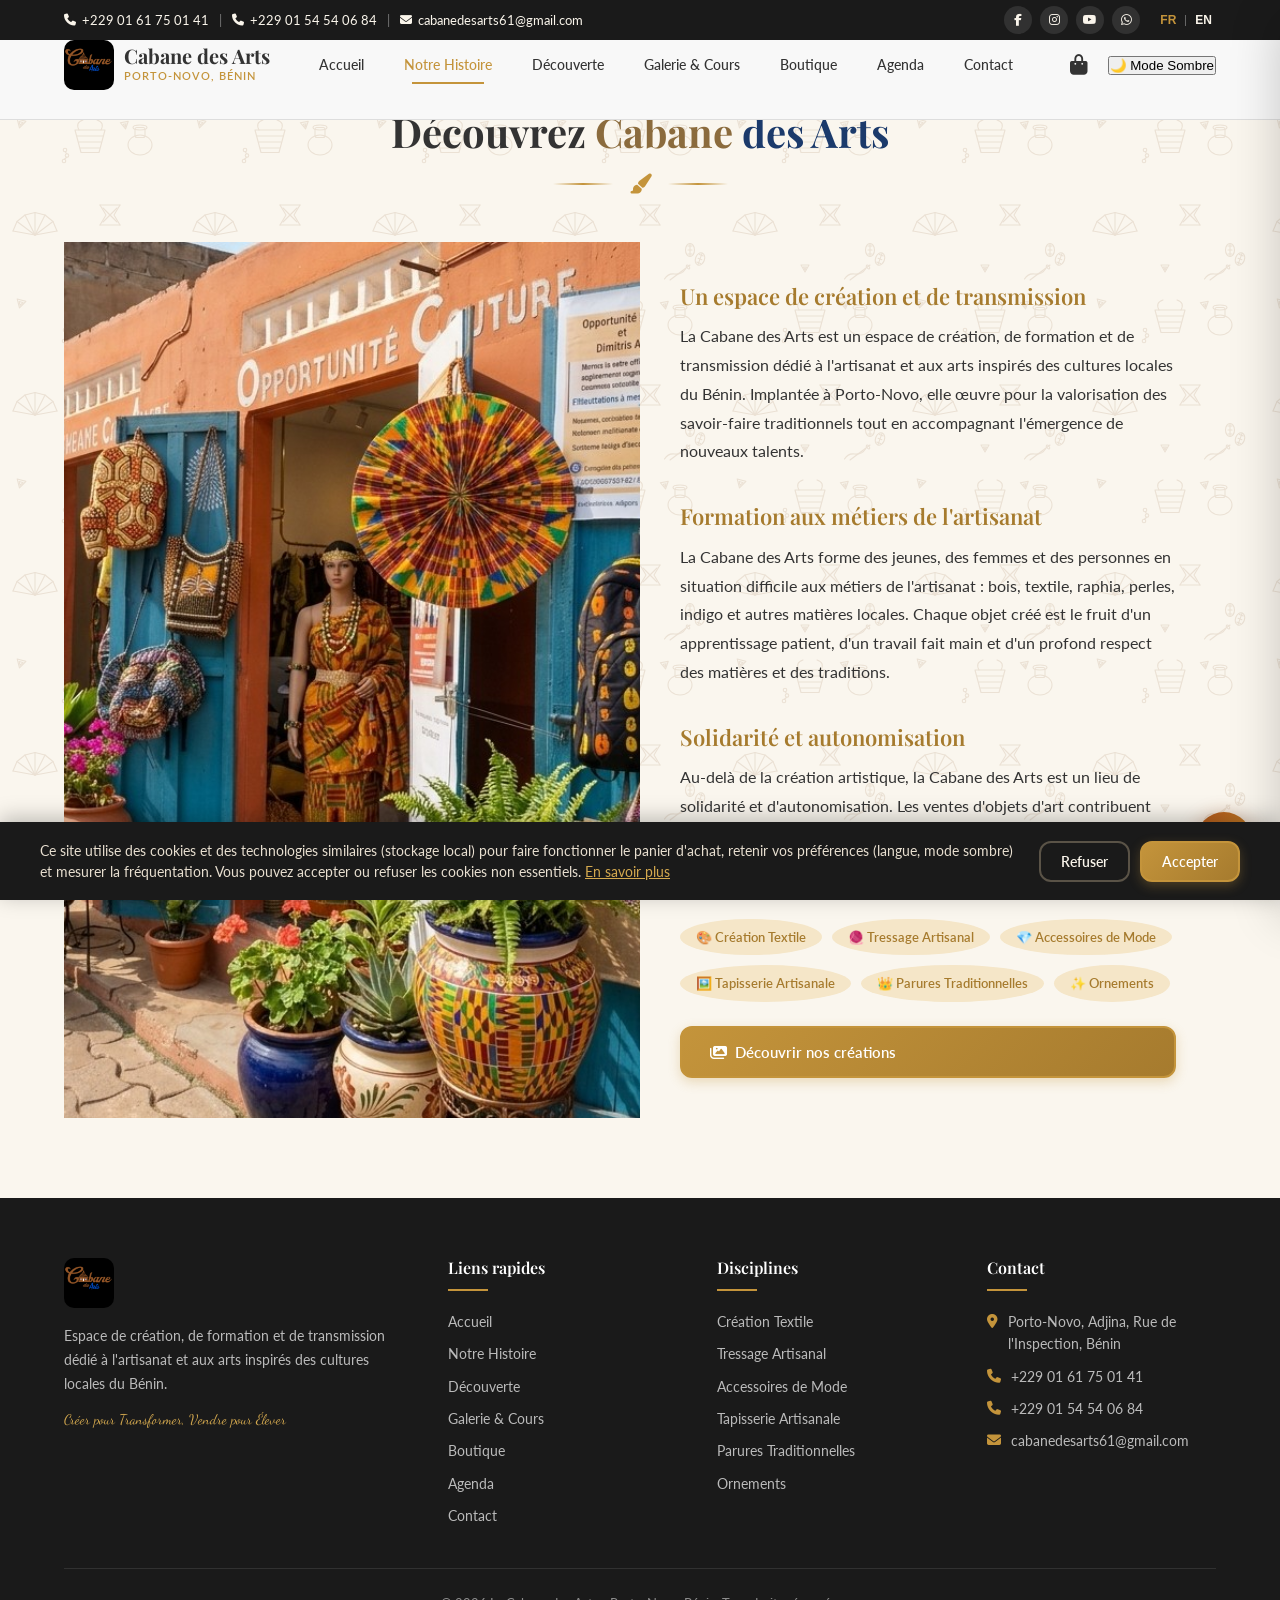
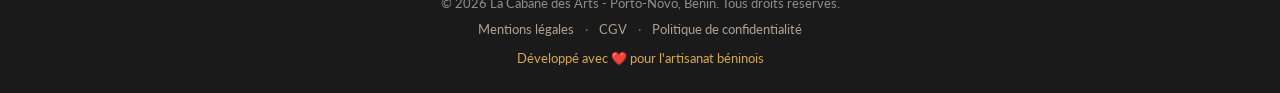
<file: histoire.html>
<!DOCTYPE html>
<html lang="fr">
<head>
    <meta charset="UTF-8">
    <meta name="viewport" content="width=device-width, initial-scale=1.0">
    <meta name="description" content="Cabane des Arts - Espace de création, formation et transmission dédié à l'artisanat et aux arts inspirés des cultures locales du Bénin">
    <meta name="keywords" content="artisanat Bénin, Porto-Novo, art africain, textile, tressage, accessoires traditionnels">
    <meta name="author" content="Cabane des Arts">
    <meta name="theme-color" content="#C4943B">

    <!-- Open Graph (partage WhatsApp / Facebook / etc.) -->
    <meta property="og:type" content="website">
    <meta property="og:locale" content="fr_FR">
    <meta property="og:site_name" content="Cabane des Arts">
    <meta property="og:title" content="Notre Histoire | Cabane des Arts">
    <meta property="og:description" content="Découvrez l'histoire de Cabane des Arts : un lieu de solidarité et d'autonomisation à Porto-Novo, au service de la formation et de l'artisanat béninois.">
    <meta property="og:image" content="https://cabane-des-arts.netlify.app/logo.jpg">
    <meta property="og:url" content="https://cabane-des-arts.netlify.app/histoire">
    
    <title>Notre Histoire | Cabane des Arts</title>
    <link rel="icon" type="image/svg+xml" href="favicon.svg">
    <link rel="icon" type="image/png" sizes="32x32" href="favicon-32x32.png">
    <link rel="icon" type="image/png" sizes="16x16" href="favicon-16x16.png">
    <link rel="apple-touch-icon" sizes="180x180" href="apple-touch-icon.png">
    
    <!-- Google Fonts -->
    <link href="https://fonts.googleapis.com/css2?family=Playfair+Display:wght@400;500;600;700&family=Lato:wght@300;400;700&family=Dancing+Script:wght@400;700&display=swap" rel="stylesheet">
    
    <!-- Font Awesome -->
    <link rel="stylesheet" href="https://cdnjs.cloudflare.com/ajax/libs/font-awesome/6.4.0/css/all.min.css">
    
    <!-- CSS -->
    <link rel="stylesheet" href="style.css">
</head>
<body>
<!-- ========== HEADER ========== -->
    <header class="header" id="header">
        <!-- Barre supérieure -->
        <div class="top-bar">
            <div class="container">
                <div class="top-bar-content">
                    <div class="top-bar-left">
                        <a href="tel:+22961750141" class="top-bar-item">
                            <i class="fas fa-phone"></i> +229 01 61 75 01 41
                        </a>
                        <span class="top-bar-separator">|</span>
                        <a href="tel:+2290154540684" class="top-bar-item">
                            <i class="fas fa-phone"></i> +229 01 54 54 06 84
                        </a>
                        <span class="top-bar-separator">|</span>
                        <a href="mailto:cabanedesarts61@gmail.com" class="top-bar-item">
                            <i class="fas fa-envelope"></i> cabanedesarts61@gmail.com
                        </a>
                    </div>
                    <div class="top-bar-right">
                        <div class="social-links">
                            <a href="https://www.facebook.com/CabaneDesArts" target="_blank" class="social-link" aria-label="Facebook"><i class="fab fa-facebook-f"></i></a>
                            <a href="https://www.instagram.com/cabane_des_arts" target="_blank" class="social-link" aria-label="Instagram"><i class="fab fa-instagram"></i></a>
                            <a href="https://www.youtube.com/channel/UCnYrRoik0l54eAIrJpQTi5w" target="_blank" class="social-link" aria-label="YouTube"><i class="fab fa-youtube"></i></a>
                            <a href="https://wa.me/22961750141?text=Bonjour%20Cabane%20des%20Arts" target="_blank" class="social-link" aria-label="WhatsApp"><i class="fab fa-whatsapp"></i></a>
                        </div>
                        <div class="language-switcher">
                            <button class="lang-btn active" data-lang="fr" aria-label="Français">FR</button>
                            <span class="lang-separator">|</span>
                            <button class="lang-btn" data-lang="en" aria-label="English">EN</button>
                        </div>
                    </div>
                </div>
            </div>
        </div>
        
        <!-- Navigation principale -->
        <nav class="navbar">
            <div class="container">
                <div class="nav-content">
                    <a href="index.html" class="logo">
                        <img src="logo.jpg" alt="Logo" style="width:50px; height:50px; border-radius:10px;">
                        <div class="logo-text">
                            <span class="logo-title">Cabane des Arts</span>
                            <span class="logo-subtitle">Porto-Novo, Bénin</span>
                        </div>
                    </a>
                    
                    <ul class="nav-menu" id="navMenu">
                        <li class="nav-item">
                            <a href="index.html" class="nav-link" data-i18n="nav.home">Accueil</a>
                        </li>
                        <li class="nav-item">
                            <a href="histoire.html" class="nav-link active" data-i18n="nav.story">Notre Histoire</a>
                        </li>
                        <li class="nav-item">
                            <a href="decouverte.html" class="nav-link" data-i18n="nav.discovery">Découverte</a>
                        </li>
                        <li class="nav-item">
                            <a href="galerie.html" class="nav-link" data-i18n="nav.gallery">Galerie & Cours</a>
                        </li>
                        <li class="nav-item">
                            <a href="boutique.html" class="nav-link" data-i18n="nav.shop">Boutique</a>
                        </li>
                        <li class="nav-item">
                            <a href="agenda.html" class="nav-link" data-i18n="nav.events">Agenda</a>
                        </li>
                        <li class="nav-item">
                            <a href="contact.html" class="nav-link" data-i18n="nav.contact">Contact</a>
                        </li>
                    </ul>
                    
                    <div class="nav-actions">
                        <button class="cart-btn" id="cartBtn" aria-label="Panier">
                            <i class="fas fa-shopping-bag"></i>
                            <span class="cart-count" id="cartCount">0</span>
                        </button>
                        <!-- BOUTON MODE SOMBRE -->
                        <button id="theme-toggle" class="theme-toggle">
                            🌙 Mode Sombre
                        </button>
                        <button class="hamburger" id="hamburger" aria-label="Menu" aria-expanded="false">
                            <span class="bar"></span>
                            <span class="bar"></span>
                            <span class="bar"></span>
                        </button>
                    </div>
                </div>
            </div>
        </nav>
    </header>

    <!-- ========== PANIER LATÉRAL ========== -->
    <div class="cart-overlay" id="cartOverlay"></div>
    <div class="cart-sidebar" id="cartSidebar">
        <div class="cart-header">
            <h3><i class="fas fa-shopping-bag"></i> <span data-i18n="cart.title">Mon Panier</span></h3>
            <button class="cart-close" id="cartClose" aria-label="Fermer le panier">&times;</button>
        </div>
        <div class="cart-body" id="cartBody">
            <div class="cart-empty" id="cartEmpty">
                <i class="fas fa-shopping-cart"></i>
                <p data-i18n="cart.empty">Votre panier est vide</p>
            </div>
            <div class="cart-items" id="cartItems"></div>
        </div>
        <div class="cart-footer" id="cartFooter" style="display: none;">
            <div class="cart-total">
                <span data-i18n="cart.total">Total</span>
                <span id="cartTotal">0 FCFA</span>
            </div>
            <button class="btn btn-primary btn-full" id="checkoutBtn">
                <i class="fas fa-lock"></i> <span data-i18n="cart.checkout">Commander</span>
            </button>
            <div class="payment-methods">
                <span><i class="fas fa-mobile-alt"></i> MTN MoMo</span>
                <span><i class="fas fa-mobile-alt"></i> Moov Money</span>
                <span><i class="fas fa-mobile-alt"></i> Celtiis</span>
            </div>
        </div>
    </div>

    
<!-- ========== SECTION NOTRE HISTOIRE ========== -->
    <section id="histoire" class="histoire-section">
        <div class="container">
            <div class="section-header">
                <span class="section-subtitle" data-i18n="histoire.subtitle">Notre Histoire</span>
                <h2 class="section-title" style="font-family: 'Playfair Display', serif; font-size: clamp(28px, 5vw, 40px); font-weight: 700; margin-bottom: 16px;">
                    <span style="color: var(--text-color, #1A1A1A);">Découvrez</span>
                    <span style="color: #8B6B3D;">Cabane</span>
                    <span style="color: #1B3A6B;">des</span>
                    <span style="color: #1B3A6B;">Arts</span>
                </h2>
                <div class="section-divider">
                    <span class="divider-line"></span>
                    <i class="fas fa-paint-brush"></i>
                    <span class="divider-line"></span>
                </div>
            </div>
            
            <div class="section-container">
                <!-- COLONNE GAUCHE (IMAGE) -->
                <div class="col-left">
                    <img src="photo-de-la-cabane.jpg" alt="La Cabane des Arts - Boutique">
                </div>

                <!-- COLONNE DROITE (TEXTE) -->
                <div class="col-right">
                    <h3 data-i18n="histoire.heading1">Un espace de création et de transmission</h3>
                    <p data-i18n="histoire.para1">
                        La Cabane des Arts est un espace de création, de formation et de transmission 
                        dédié à l'artisanat et aux arts inspirés des cultures locales du Bénin. 
                        Implantée à Porto-Novo, elle œuvre pour la valorisation des savoir-faire 
                        traditionnels tout en accompagnant l'émergence de nouveaux talents.
                    </p>
                    
                    <h3 data-i18n="histoire.heading2">Formation aux métiers de l'artisanat</h3>
                    <p data-i18n="histoire.para2">
                        La Cabane des Arts forme des jeunes, des femmes et des personnes en situation 
                        difficile aux métiers de l'artisanat : bois, textile, raphia, perles, indigo 
                        et autres matières locales. Chaque objet créé est le fruit d'un apprentissage 
                        patient, d'un travail fait main et d'un profond respect des matières et des traditions.
                    </p>
                    
                    <h3 data-i18n="histoire.heading3">Solidarité et autonomisation</h3>
                    <p data-i18n="histoire.para3">
                        Au-delà de la création artistique, la Cabane des Arts est un lieu de solidarité 
                        et d'autonomisation. Les ventes d'objets d'art contribuent directement à la 
                        formation, à l'autonomie économique des apprenants et au soutien de nouvelles 
                        bourses de formation.
                    </p>
                    
                    <div class="discipline-tags">
                        <span class="tag">🎨 <span data-i18n="tags.textile">Création Textile</span></span>
                        <span class="tag">🧶 <span data-i18n="tags.tressage">Tressage Artisanal</span></span>
                        <span class="tag">💎 <span data-i18n="tags.accessoires">Accessoires de Mode</span></span>
                        <span class="tag">🖼️ <span data-i18n="tags.tapisserie">Tapisserie Artisanale</span></span>
                        <span class="tag">👑 <span data-i18n="tags.parures">Parures Traditionnelles</span></span>
                        <span class="tag">✨ <span data-i18n="tags.ornements">Ornements</span></span>
                    </div>
                    
                    <a href="galerie.html" class="btn btn-primary">
                        <i class="fas fa-images"></i>
                        <span data-i18n="histoire.discover">Découvrir nos créations</span>
                    </a>
                </div>
            </div>
        </div>
    </section>

    
<!-- ========== FOOTER ========== -->
    <footer class="footer">
        <div class="container">
            <div class="footer-grid">
                <div class="footer-col footer-about">
                    <div class="footer-logo">
                        <img src="logo.jpg" alt="La Cabane des Arts" class="logo-img">
                    </div>
                    <p data-i18n="footer.desc">
                        Espace de création, de formation et de transmission dédié à l'artisanat 
                        et aux arts inspirés des cultures locales du Bénin.
                    </p>
                    <p class="footer-slogan" data-i18n="footer.slogan">Créer pour Transformer, Vendre pour Élever</p>
                </div>
                
                <div class="footer-col">
                    <h4 data-i18n="footer.quicklinks">Liens rapides</h4>
                    <ul>
                        <li><a href="index.html" data-i18n="nav.home">Accueil</a></li>
                        <li><a href="histoire.html" data-i18n="nav.story">Notre Histoire</a></li>
                        <li><a href="decouverte.html" data-i18n="nav.discovery">Découverte</a></li>
                        <li><a href="galerie.html" data-i18n="nav.gallery">Galerie & Cours</a></li>
                        <li><a href="boutique.html" data-i18n="nav.shop">Boutique</a></li>
                        <li><a href="agenda.html" data-i18n="nav.events">Agenda</a></li>
                        <li><a href="contact.html" data-i18n="nav.contact">Contact</a></li>
                    </ul>
                </div>
                
                <div class="footer-col">
                    <h4 data-i18n="footer.disciplines">Disciplines</h4>
                    <ul>
                        <li><span data-i18n="tags.textile">Création Textile</span></li>
                        <li><span data-i18n="tags.tressage">Tressage Artisanal</span></li>
                        <li><span data-i18n="tags.accessoires">Accessoires de Mode</span></li>
                        <li><span data-i18n="tags.tapisserie">Tapisserie Artisanale</span></li>
                        <li><span data-i18n="tags.parures">Parures Traditionnelles</span></li>
                        <li><span data-i18n="tags.ornements">Ornements</span></li>
                    </ul>
                </div>
                
                <div class="footer-col">
                    <h4 data-i18n="footer.contact">Contact</h4>
                    <ul class="footer-contact">
                        <li><i class="fas fa-map-marker-alt"></i> Porto-Novo, Adjina, Rue de l'Inspection, Bénin</li>
                        <li><i class="fas fa-phone"></i> +229 01 61 75 01 41</li>
                        <li><i class="fas fa-phone"></i> +229 01 54 54 06 84</li>
                        <li><i class="fas fa-envelope"></i> cabanedesarts61@gmail.com</li>
                    </ul>
                </div>
            </div>
            
            <div class="footer-bottom">
                <p>&copy; 2026 La Cabane des Arts - Porto-Novo, Bénin. <span data-i18n="footer.rights">Tous droits réservés.</span></p>
                <p class="footer-legal-links">
                    <a href="mentions-legales.html">Mentions légales</a>
                    <span class="footer-legal-sep">·</span>
                    <a href="cgv.html">CGV</a>
                    <span class="footer-legal-sep">·</span>
                    <a href="politique-confidentialite.html">Politique de confidentialité</a>
                </p>
                <p class="footer-credit">Développé avec ❤️ pour l'artisanat béninois</p>
            </div>
        </div>
    </footer>

    <!-- ========== BANNIÈRE COOKIES ========== -->
    <div class="cookie-banner" id="cookie-banner">
        <div class="cookie-banner-content">
            <p>
                Ce site utilise des cookies et des technologies similaires (stockage local) pour faire fonctionner le panier d'achat, retenir vos préférences (langue, mode sombre) et mesurer la fréquentation. Vous pouvez accepter ou refuser les cookies non essentiels.
                <a href="politique-confidentialite.html">En savoir plus</a>
            </p>
            <div class="cookie-banner-actions">
                <button id="cookie-decline" class="btn btn-outline">Refuser</button>
                <button id="cookie-accept" class="btn btn-primary">Accepter</button>
            </div>
        </div>
    </div>

    
<!-- ========== MODAL RÉSERVATION ATELIER ========== -->
    <div class="modal-overlay" id="reservationModal">
        <div class="modal">
            <button class="modal-close" id="modalClose" aria-label="Fermer">&times;</button>
            <div class="modal-header">
                <h3 data-i18n="modal.reservation">Réservation d'atelier</h3>
            </div>
            <div class="modal-body">
                <p class="modal-info" id="modalAtelierInfo"></p>
                <p class="modal-info" id="modalAtelierPrice"></p>
                <p class="modal-note" data-i18n="modal.deposit">
                    Un acompte de 30% est requis pour confirmer votre réservation.
                </p>
                <form id="reservationForm">
                    <input type="hidden" id="resAtelier" name="atelier">
                    <input type="hidden" id="resPrice" name="price">
                    <div class="form-group">
                        <label for="resName" data-i18n="modal.name">Nom complet *</label>
                        <input type="text" id="resName" name="name" required>
                    </div>
                    <div class="form-group">
                        <label for="resEmail" data-i18n="modal.email">Email *</label>
                        <input type="email" id="resEmail" name="email" required>
                    </div>
                    <div class="form-group">
                        <label for="resPhone" data-i18n="modal.phone">Téléphone *</label>
                        <input type="tel" id="resPhone" name="phone" required>
                    </div>
                    <div class="form-group">
                        <label for="resDate" data-i18n="modal.date">Date souhaitée</label>
                        <input type="date" id="resDate" name="date">
                    </div>
                    <div class="form-group">
                        <label for="resPayment" data-i18n="modal.payment">Mode de paiement</label>
                        <select id="resPayment" name="payment">
                            <option value="mtn">MTN Mobile Money</option>
                            <option value="moov">Moov Money</option>
                            <option value="celtiis">Celtiis</option>
                            <option value="livraison">Paiement à la livraison</option>
                        </select>
                    </div>
                    <button type="submit" class="btn btn-primary btn-full">
                        <i class="fas fa-check"></i> <span data-i18n="modal.confirm">Confirmer la réservation</span>
                    </button>
                </form>
            </div>
        </div>
    </div>

    <!-- ========== MODAL COMMANDE ========== -->
<div class="modal-overlay" id="checkoutModal">
    <div class="modal">
        <button class="modal-close" id="checkoutModalClose" aria-label="Fermer">&times;</button>
        <div class="modal-header">
            <h3 data-i18n="checkout.title">Finaliser la commande</h3>
        </div>
        <div class="modal-body">
            <div class="checkout-summary" id="checkoutSummary"></div>
            <div class="checkout-total">
                <strong data-i18n="checkout.total">Total :</strong>
                <span id="checkoutTotalPrice">0 FCFA</span>
            </div>
            
            <form id="checkoutForm">
                <div class="form-group">
                    <label for="checkoutName" data-i18n="checkout.name">Nom complet *</label>
                    <input type="text" id="checkoutName" name="name" placeholder="Votre nom complet" required>
                </div>
                <div class="form-group">
                    <label for="checkoutEmail" data-i18n="checkout.email">Email *</label>
                    <input type="email" id="checkoutEmail" name="email" placeholder="votre@email.com" required>
                </div>
                <div class="form-group">
                    <label for="checkoutPhone" data-i18n="checkout.phone">Téléphone Mobile Money *</label>
                    <input type="tel" id="checkoutPhone" name="phone" placeholder="+229 90 00 00 01" required>
                    <small style="color: var(--text-light); font-size: 12px;">
                        <i class="fas fa-info-circle"></i> 
                        Numéro MTN, Moov ou Celtiis pour le paiement
                    </small>
                </div>
                <div class="form-group">
                    <label for="checkoutAddress" data-i18n="checkout.address">Adresse de livraison</label>
                    <textarea id="checkoutAddress" name="address" rows="2" placeholder="Votre adresse complète (optionnel)"></textarea>
                </div>
                <div class="form-group">
                    <label for="checkoutDelivery" data-i18n="checkout.delivery">Mode de livraison</label>
                    <select id="checkoutDelivery" name="delivery">
                        <option value="pickup">📍 Retrait à la Cabane (Porto-Novo)</option>
                        <option value="local">🚚 Livraison locale (Porto-Novo)</option>
                        <option value="national">🚛 Livraison nationale (Bénin)</option>
                        <option value="international">✈️ Livraison internationale</option>
                    </select>
                </div>
                
                <div style="background: var(--color-ocre-pale); padding: 12px 16px; border-radius: var(--border-radius); margin-bottom: 16px;">
                    <p style="font-size: 13px; color: var(--color-ocre-dark); margin: 0; display: flex; align-items: center; gap: 8px;">
                        <i class="fas fa-lock" style="color: var(--color-ocre-primary);"></i>
                        <span>Paiement sécurisé via <strong>MTN MoMo, Moov Money ou Celtiis</strong></span>
                    </p>
                </div>
                
                <button type="submit" class="btn btn-primary btn-full" id="checkoutSubmitBtn">
                    <i class="fas fa-credit-card"></i>
                    <span>Payer avec Mobile Money</span>
                </button>
            </form>
        </div>
    </div>
</div>

    <!-- ========== NOTIFICATION TOAST ========== -->
    <div class="toast-container" id="toastContainer"></div>

    <!-- ========== BOUTON RETOUR EN HAUT ========== -->
    <button class="back-to-top" id="backToTop" aria-label="Retour en haut">
        <i class="fas fa-chevron-up"></i>
    </button>

    <!-- JavaScript -->
    <script src="script.js"></script>

    <script>
    // ===== AVIS CLIENTS =====
    const AVIS_API = 'https://cabane-des-arts-backend.onrender.com/api';

    // Charger les avis validés
    async function loadAvisPublic() {
        const grid = document.getElementById('temoignagesGrid');
        try {
            const res = await fetch(AVIS_API + '/avis');
            const avis = await res.json();

            if (avis.length === 0) {
                grid.innerHTML = '<div style="text-align:center;padding:40px;color:#8A7B6A;font-size:15px;grid-column:1/-1;">Soyez le premier à laisser un avis !</div>';
                return;
            }

            grid.innerHTML = avis.map(a => {
                const etoiles = '★'.repeat(a.note) + '☆'.repeat(5 - a.note);
                const date = new Date(a.created_at).toLocaleDateString('fr-FR', {day:'2-digit', month:'long', year:'numeric'});
                return '<div class="temoignage-card">' +
                    '<div class="temoignage-stars" style="color:#C8922A;font-size:20px;margin-bottom:12px;">' + etoiles + '</div>' +
                    '<p class="temoignage-text">"' + a.commentaire + '"</p>' +
                    '<div class="temoignage-author">' +
                    '<div class="author-avatar" style="width:44px;height:44px;border-radius:50%;background:linear-gradient(135deg,#B5561A,#C8922A);display:flex;align-items:center;justify-content:center;color:white;font-weight:700;font-size:18px;">' + a.nom.charAt(0).toUpperCase() + '</div>' +
                    '<div><strong>' + a.nom + '</strong>' +
                    (a.produit ? '<div style="font-size:12px;color:#8A7B6A;">' + a.produit + '</div>' : '') +
                    '<div style="font-size:11px;color:#B0A090;">' + date + '</div></div>' +
                    '</div>' +
                    '</div>';
            }).join('');
        } catch(err) {
            grid.innerHTML = '<div style="text-align:center;padding:40px;color:#8A7B6A;grid-column:1/-1;">Impossible de charger les avis.</div>';
        }
    }

    // Étoiles interactives
    document.querySelectorAll('.star').forEach(star => {
        star.addEventListener('click', function() {
            const val = parseInt(this.dataset.value);
            document.getElementById('avisNote').value = val;
            document.querySelectorAll('.star').forEach((s, i) => {
                s.classList.toggle('active', i < val);
            });
        });
        star.addEventListener('mouseover', function() {
            const val = parseInt(this.dataset.value);
            document.querySelectorAll('.star').forEach((s, i) => {
                s.style.color = i < val ? '#C8922A' : '#E8DDD0';
            });
        });
        star.addEventListener('mouseout', function() {
            const note = parseInt(document.getElementById('avisNote').value);
            document.querySelectorAll('.star').forEach((s, i) => {
                s.style.color = i < note ? '#C8922A' : '#E8DDD0';
            });
        });
    });

    // Soumettre un avis
    document.getElementById('avisForm').addEventListener('submit', async function(e) {
        e.preventDefault();
        const nom = document.getElementById('avisNom').value.trim();
        const email = document.getElementById('avisEmail').value.trim();
        const produit = document.getElementById('avisProduit').value.trim();
        const note = parseInt(document.getElementById('avisNote').value);
        const commentaire = document.getElementById('avisCommentaire').value.trim();

        if (!nom || !email || !commentaire) {
            showToast('Veuillez remplir tous les champs obligatoires.', 'error');
            return;
        }
        if (note === 0) {
            showToast('Veuillez sélectionner une note.', 'error');
            return;
        }

        try {
            const res = await fetch(AVIS_API + '/avis', {
                method: 'POST',
                headers: { 'Content-Type': 'application/json' },
                body: JSON.stringify({ nom, email, produit, note, commentaire })
            });
            const data = await res.json();
            if (res.ok) {
                showToast('✅ Merci ! Votre avis sera publié après validation.', 'success');
                document.getElementById('avisForm').reset();
                document.getElementById('avisNote').value = 0;
                document.querySelectorAll('.star').forEach(s => s.classList.remove('active'));
            } else {
                showToast(data.erreur || 'Erreur lors de la soumission.', 'error');
            }
        } catch(err) {
            showToast('Impossible de joindre le serveur.', 'error');
        }
    });

    // Charger les avis au démarrage
    loadAvisPublic();
    </script>

    <!-- ===== BOUTON FLOTTANT RÉSEAUX SOCIAUX ===== -->
    <div class="floating-social" id="floatingSocial">
        <button class="float-main" id="floatMain" onclick="toggleSocial()" title="Nous contacter">
            <i class="fas fa-share-alt"></i>
        </button>
        <div class="float-items" id="floatItems">
            <a href="https://wa.me/22961750141?text=Bonjour%20Cabane%20des%20Arts%2C%20je%20vous%20contacte%20depuis%20votre%20site%20web." 
               target="_blank" class="float-item whatsapp" title="WhatsApp">
                <i class="fab fa-whatsapp"></i>
            </a>
            <a href="https://www.facebook.com/CabaneDesArts" 
               target="_blank" class="float-item facebook" title="Facebook">
                <i class="fab fa-facebook-f"></i>
            </a>
            <a href="https://www.instagram.com/cabane_des_arts" 
               target="_blank" class="float-item instagram" title="Instagram">
                <i class="fab fa-instagram"></i>
            </a>
            <a href="https://vm.tiktok.com/ZS9FFyeX7g1RM-Fwqan/" 
               target="_blank" class="float-item tiktok" title="TikTok">
                <i class="fab fa-tiktok"></i>
            </a>
            <a href="https://www.youtube.com/channel/UCnYrRoik0l54eAIrJpQTi5w" 
               target="_blank" class="float-item youtube" title="YouTube">
                <i class="fab fa-youtube"></i>
            </a>
        </div>
    </div>

    <style>
    .floating-social {
        position: fixed;
        bottom: 32px;
        right: 28px;
        z-index: 9998;
        display: flex;
        flex-direction: column-reverse;
        align-items: center;
        gap: 12px;
    }

    .float-main {
        width: 56px;
        height: 56px;
        border-radius: 50%;
        background: linear-gradient(135deg, #B5561A, #C8922A);
        border: none;
        color: white;
        font-size: 20px;
        cursor: pointer;
        box-shadow: 0 4px 20px rgba(181,86,26,0.4);
        transition: all 0.3s ease;
        display: flex;
        align-items: center;
        justify-content: center;
    }

    .float-main:hover {
        transform: scale(1.1);
        box-shadow: 0 6px 28px rgba(181,86,26,0.5);
    }

    .float-main.open {
        background: linear-gradient(135deg, #555, #333);
        transform: rotate(45deg);
    }

    .float-items {
        display: flex;
        flex-direction: column-reverse;
        align-items: center;
        gap: 10px;
        overflow: hidden;
        max-height: 0;
        transition: max-height 0.4s ease, opacity 0.3s ease;
        opacity: 0;
    }

    .float-items.open {
        max-height: 400px;
        opacity: 1;
    }

    .float-item {
        width: 46px;
        height: 46px;
        border-radius: 50%;
        display: flex;
        align-items: center;
        justify-content: center;
        color: white;
        font-size: 18px;
        text-decoration: none;
        box-shadow: 0 3px 12px rgba(0,0,0,0.2);
        transition: transform 0.2s ease, box-shadow 0.2s ease;
        position: relative;
    }

    .float-item:hover {
        transform: scale(1.15);
        box-shadow: 0 5px 18px rgba(0,0,0,0.3);
    }

    .float-item::before {
        content: attr(title);
        position: absolute;
        right: 56px;
        background: rgba(0,0,0,0.75);
        color: white;
        padding: 4px 10px;
        border-radius: 6px;
        font-size: 12px;
        white-space: nowrap;
        opacity: 0;
        transition: opacity 0.2s;
        pointer-events: none;
    }

    .float-item:hover::before {
        opacity: 1;
    }

    .float-item.whatsapp  { background: #25D366; }
    .float-item.facebook  { background: #1877F2; }
    .float-item.instagram { background: linear-gradient(135deg, #f09433, #e6683c, #dc2743, #cc2366, #bc1888); }
    .float-item.tiktok    { background: #010101; }
    .float-item.youtube   { background: #FF0000; }
    </style>

    <script>
    function toggleSocial() {
        const btn = document.getElementById('floatMain');
        const items = document.getElementById('floatItems');
        btn.classList.toggle('open');
        items.classList.toggle('open');
    }

    // Fermer si on clique ailleurs
    document.addEventListener('click', function(e) {
        const social = document.getElementById('floatingSocial');
        if (!social.contains(e.target)) {
            document.getElementById('floatMain').classList.remove('open');
            document.getElementById('floatItems').classList.remove('open');
        }
    });
    </script>

    <script>
    // ===== SCROLL FLUIDE + ANIMATION TITRE =====
    document.querySelectorAll('a[href^="#"]').forEach(function(link) {
        link.addEventListener('click', function(e) {
            var href = this.getAttribute('href');
            if (href === '#') return;
            var target = document.querySelector(href);
            if (!target) return;
            e.preventDefault();

            target.scrollIntoView({ behavior: 'smooth', block: 'start' });

            setTimeout(function() {
                var title = target.querySelector('.section-title, h2, h1');
                if (!title) return;
                title.style.transition = 'color 0.3s ease, transform 0.3s ease';
                title.style.color = '#B5561A';
                title.style.transform = 'translateX(8px)';
                setTimeout(function() {
                    title.style.color = '';
                    title.style.transform = '';
                    setTimeout(function() {
                        title.style.transition = '';
                    }, 400);
                }, 800);
            }, 600);
        });
    });
    </script>

    <script>
    // ===== AGENDA DYNAMIQUE =====
    async function loadAgenda() {
        const grid = document.getElementById('agendaGrid');
        try {
            const res = await fetch('https://cabane-des-arts-backend.onrender.com/api/evenements');
            const evenements = await res.json();

            if (evenements.length === 0) {
                grid.innerHTML = '<div style="text-align:center;padding:60px 20px;color:#8A7B6A;grid-column:1/-1;">' +
                    '<div style="font-size:48px;margin-bottom:16px;">📅</div>' +
                    '<p style="font-size:16px;">Aucun événement prévu pour le moment.</p>' +
                    '<p style="font-size:14px;margin-top:8px;">Revenez bientôt !</p>' +
                    '</div>';
                return;
            }

            grid.innerHTML = evenements.map(ev => {
                const date = new Date(ev.date_debut);
                const jour = date.toLocaleDateString("fr-FR", { day: "2-digit" });
                const mois = date.toLocaleDateString("fr-FR", { month: "short" }).toUpperCase();
                const annee = date.getFullYear();
                const prix = ev.prix > 0 ? Number(ev.prix).toLocaleString("fr-FR") + " FCFA" : "Gratuit";
                const typeColors = {
                    atelier: "#B5561A",
                    exposition: "#1B3A6B",
                    vente: "#2D7A4F",
                    evenement: "#C8922A"
                };
                const color = typeColors[ev.type] || "#B5561A";

                return '<div class="agenda-card" style="background:white;border-radius:16px;overflow:hidden;box-shadow:0 4px 20px rgba(0,0,0,0.08);border:1px solid #E8DDD0;display:flex;flex-direction:column;">' +
                    '<div style="background:' + color + ';padding:20px 24px;display:flex;align-items:center;gap:16px;">' +
                    '<div style="text-align:center;color:white;">' +
                    '<div style="font-size:36px;font-weight:700;line-height:1;">' + jour + '</div>' +
                    '<div style="font-size:13px;letter-spacing:2px;">' + mois + ' ' + annee + '</div>' +
                    '</div>' +
                    '<div style="width:1px;height:50px;background:rgba(255,255,255,0.3);"></div>' +
                    '<div>' +
                    '<span style="background:rgba(255,255,255,0.2);color:white;padding:3px 10px;border-radius:20px;font-size:11px;text-transform:uppercase;letter-spacing:1px;">' + ev.type + '</span>' +
                    '</div>' +
                    '</div>' +
                    '<div style="padding:20px 24px;flex:1;">' +
                    '<h3 style="font-family:Playfair Display,serif;font-size:18px;color:#1A1208;margin-bottom:10px;">' + ev.titre + '</h3>' +
                    '<p style="font-size:14px;color:#8A7B6A;line-height:1.6;margin-bottom:16px;">' + ev.description + '</p>' +
                    (ev.lieu ? '<div style="display:flex;align-items:center;gap:8px;font-size:13px;color:#8A7B6A;margin-bottom:8px;"><span>📍</span>' + ev.lieu + '</div>' : '') +
                    '<div style="display:flex;align-items:center;justify-content:space-between;margin-top:16px;padding-top:16px;border-top:1px solid #E8DDD0;">' +
                    '<span style="font-weight:700;color:' + color + ';font-size:15px;">' + prix + '</span>' +
                    (ev.prix > 0 ? '<button onclick="reserverEvenement(\'' + ev.titre.replace(/'/g, "\\'") + '\',' + ev.prix + ')" style="padding:8px 18px;background:' + color + ';color:white;border-radius:8px;border:none;cursor:pointer;font-family:inherit;font-size:13px;font-weight:600;">Réserver</button>' : '<span style="padding:8px 18px;background:#EAFAF1;color:#2D7A4F;border-radius:8px;font-size:13px;font-weight:600;">Entrée libre</span>') +
                    '</div>' +
                    '</div>' +
                    '</div>';
            }).join('');

        } catch(err) {
            grid.innerHTML = '<div style="text-align:center;padding:40px;color:#8A7B6A;grid-column:1/-1;">Impossible de charger les événements.</div>';
        }
    }

    // Style de la grille agenda
    document.addEventListener("DOMContentLoaded", function() {
        const grid = document.getElementById("agendaGrid");
        if (grid) {
            grid.style.display = "grid";
            grid.style.gridTemplateColumns = "repeat(auto-fill, minmax(300px, 1fr))";
            grid.style.gap = "24px";
        }
        loadAgenda();
    });
    </script>

    <script>
    function reserverEvenement(titre, prix) {
        document.getElementById('resAtelier').value = titre;
        document.getElementById('resPrice').value = prix;
        document.getElementById('modalAtelierInfo').textContent = 'Événement : ' + titre;
        document.getElementById('modalAtelierPrice').textContent = 'Prix : ' + Number(prix).toLocaleString('fr-FR') + ' FCFA';
        document.getElementById('reservationModal').classList.add('active');
    }
    </script>
<!-- ===== SDK KKIAPAY ===== -->
</body>
</html>
</file>
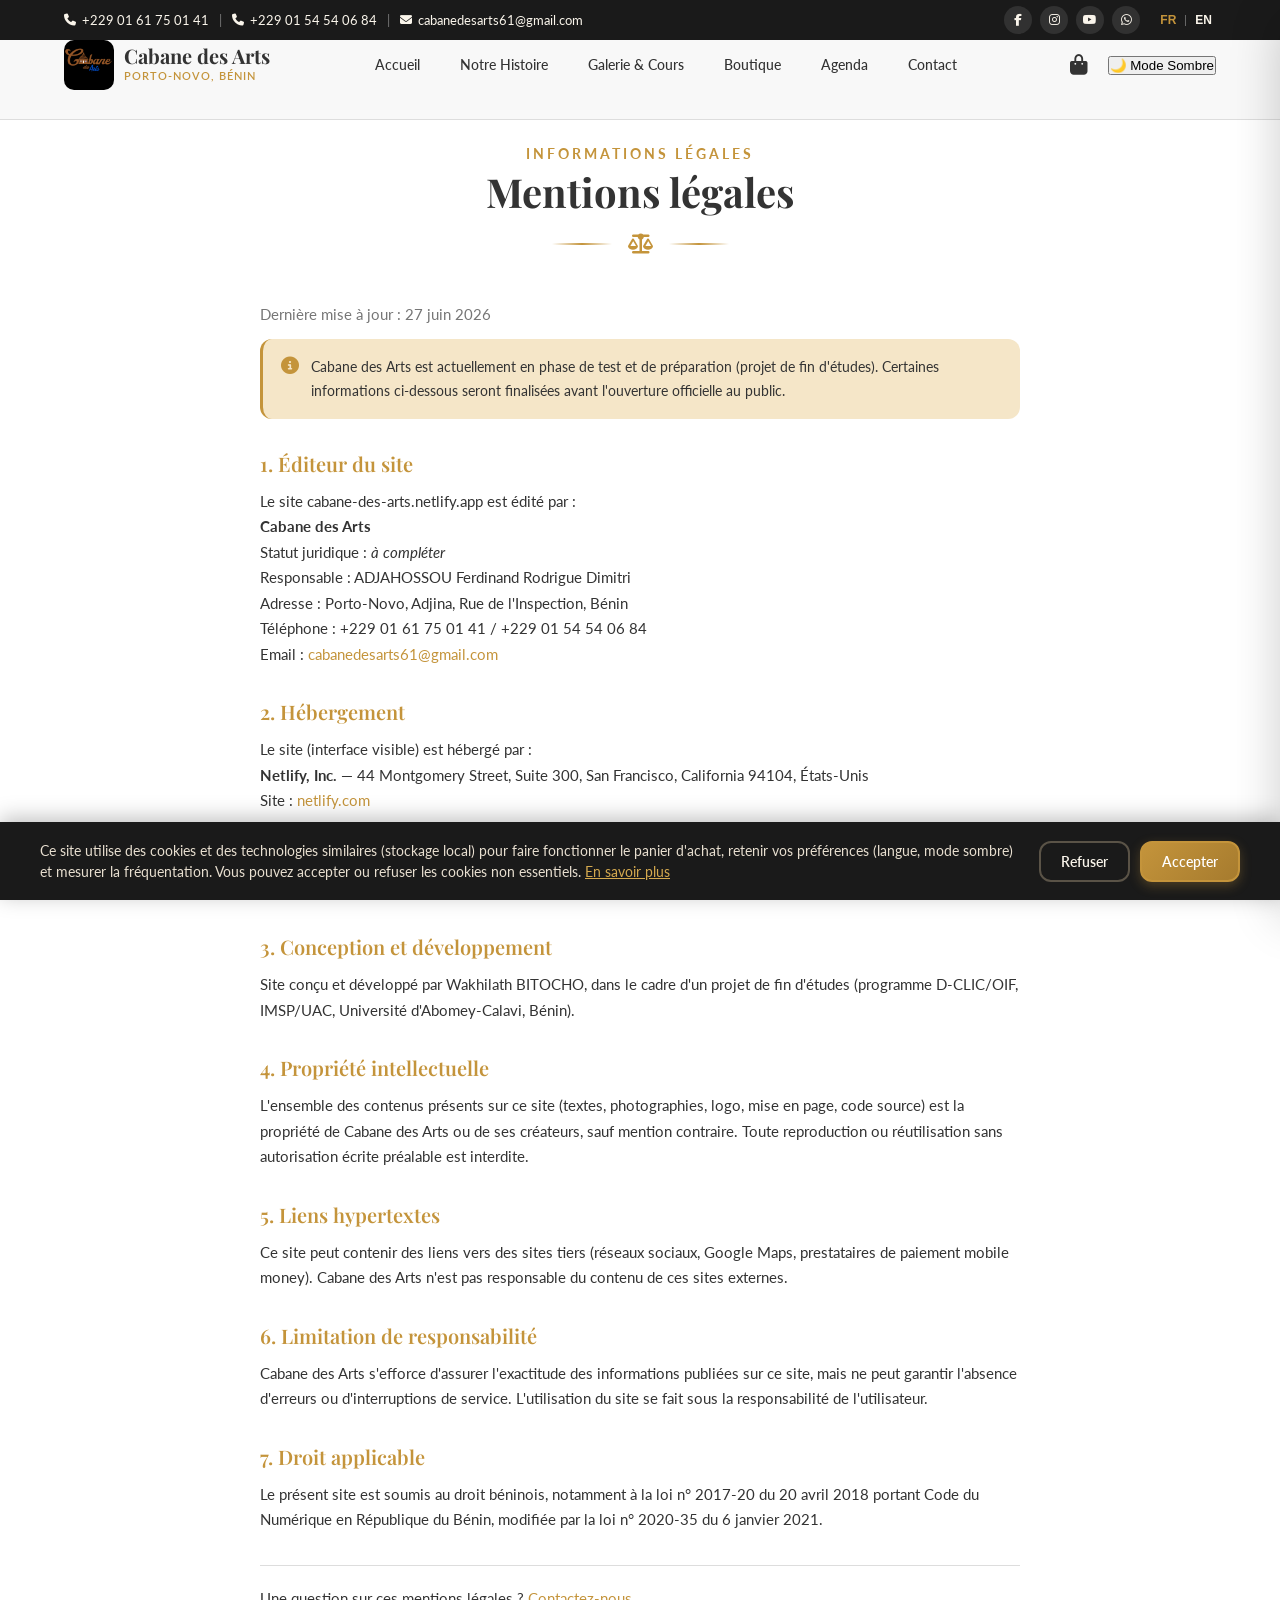
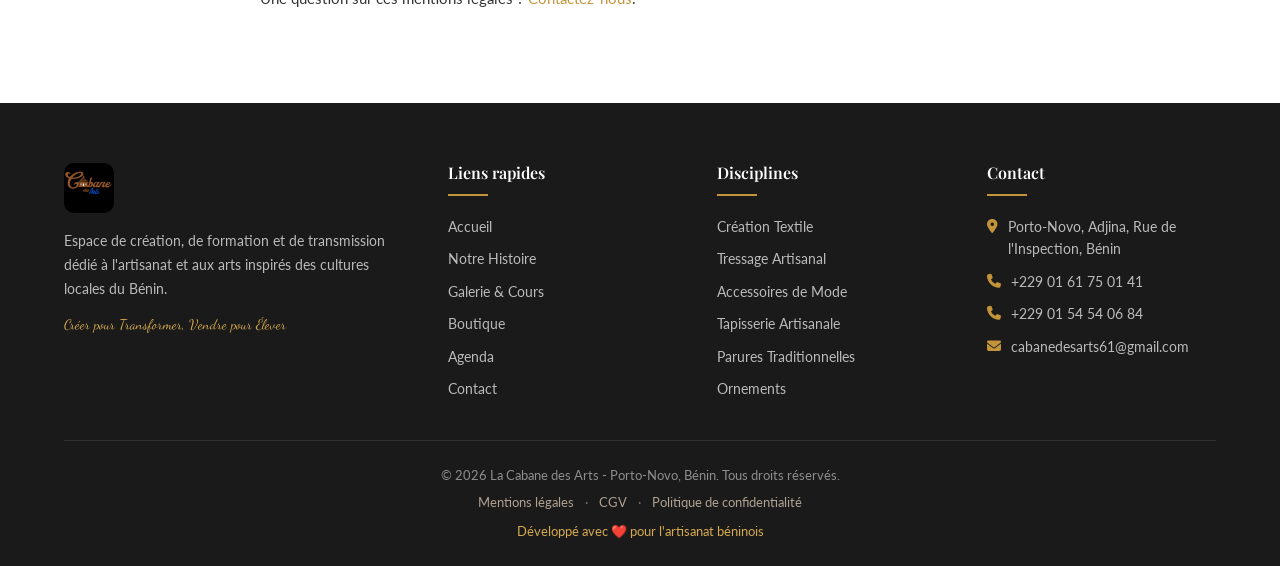
<file: mentions-legales.html>
<!DOCTYPE html>
<html lang="fr">
<head>
    <meta charset="UTF-8">
    <meta name="viewport" content="width=device-width, initial-scale=1.0">
    <meta name="description" content="Mentions légales du site Cabane des Arts : éditeur, hébergement, propriété intellectuelle et droit applicable.">
    <meta name="keywords" content="artisanat Bénin, Porto-Novo, art africain, textile, tressage, accessoires traditionnels">
    <meta name="author" content="Cabane des Arts">
    <meta name="theme-color" content="#C4943B">

    <!-- Open Graph (partage WhatsApp / Facebook / etc.) -->
    <meta property="og:type" content="website">
    <meta property="og:locale" content="fr_FR">
    <meta property="og:site_name" content="Cabane des Arts">
    <meta property="og:title" content="Mentions légales | Cabane des Arts">
    <meta property="og:description" content="Mentions légales du site Cabane des Arts : éditeur, hébergement, propriété intellectuelle et droit applicable.">
    <meta property="og:image" content="https://cabane-des-arts.netlify.app/logo.jpg">
    <meta property="og:url" content="https://cabane-des-arts.netlify.app/mentions-legales">

    <title>Mentions légales | Cabane des Arts</title>
    <link rel="icon" type="image/svg+xml" href="favicon.svg">
    <link rel="icon" type="image/png" sizes="32x32" href="favicon-32x32.png">
    <link rel="icon" type="image/png" sizes="16x16" href="favicon-16x16.png">
    <link rel="apple-touch-icon" sizes="180x180" href="apple-touch-icon.png">

    <!-- Google Fonts -->
    <link href="https://fonts.googleapis.com/css2?family=Playfair+Display:wght@400;500;600;700&family=Lato:wght@300;400;700&family=Dancing+Script:wght@400;700&display=swap" rel="stylesheet">

    <!-- Font Awesome -->
    <link rel="stylesheet" href="https://cdnjs.cloudflare.com/ajax/libs/font-awesome/6.4.0/css/all.min.css">

    <!-- CSS -->
    <link rel="stylesheet" href="style.css">
</head>
<body>
<!-- ========== HEADER ========== -->
    <header class="header" id="header">
        <!-- Barre supérieure -->
        <div class="top-bar">
            <div class="container">
                <div class="top-bar-content">
                    <div class="top-bar-left">
                        <a href="tel:+22961750141" class="top-bar-item">
                            <i class="fas fa-phone"></i> +229 01 61 75 01 41
                        </a>
                        <span class="top-bar-separator">|</span>
                        <a href="tel:+2290154540684" class="top-bar-item">
                            <i class="fas fa-phone"></i> +229 01 54 54 06 84
                        </a>
                        <span class="top-bar-separator">|</span>
                        <a href="mailto:cabanedesarts61@gmail.com" class="top-bar-item">
                            <i class="fas fa-envelope"></i> cabanedesarts61@gmail.com
                        </a>
                    </div>
                    <div class="top-bar-right">
                        <div class="social-links">
                            <a href="https://www.facebook.com/CabaneDesArts" target="_blank" class="social-link" aria-label="Facebook"><i class="fab fa-facebook-f"></i></a>
                            <a href="https://www.instagram.com/cabane_des_arts" target="_blank" class="social-link" aria-label="Instagram"><i class="fab fa-instagram"></i></a>
                            <a href="https://www.youtube.com/channel/UCnYrRoik0l54eAIrJpQTi5w" target="_blank" class="social-link" aria-label="YouTube"><i class="fab fa-youtube"></i></a>
                            <a href="https://wa.me/22961750141?text=Bonjour%20Cabane%20des%20Arts" target="_blank" class="social-link" aria-label="WhatsApp"><i class="fab fa-whatsapp"></i></a>
                        </div>
                        <div class="language-switcher">
                            <button class="lang-btn active" data-lang="fr" aria-label="Français">FR</button>
                            <span class="lang-separator">|</span>
                            <button class="lang-btn" data-lang="en" aria-label="English">EN</button>
                        </div>
                    </div>
                </div>
            </div>
        </div>

        <!-- Navigation principale -->
        <nav class="navbar">
            <div class="container">
                <div class="nav-content">
                    <a href="index.html" class="logo">
                        <img src="logo.jpg" alt="Logo" style="width:50px; height:50px; border-radius:10px;">
                        <div class="logo-text">
                            <span class="logo-title">Cabane des Arts</span>
                            <span class="logo-subtitle">Porto-Novo, Bénin</span>
                        </div>
                    </a>

                    <ul class="nav-menu" id="navMenu">
                        <li class="nav-item">
                            <a href="index.html" class="nav-link" data-i18n="nav.home">Accueil</a>
                        </li>
                        <li class="nav-item">
                            <a href="histoire.html" class="nav-link" data-i18n="nav.story">Notre Histoire</a>
                        </li>
                        <li class="nav-item">
                            <a href="galerie.html" class="nav-link" data-i18n="nav.gallery">Galerie & Cours</a>
                        </li>
                        <li class="nav-item">
                            <a href="boutique.html" class="nav-link" data-i18n="nav.shop">Boutique</a>
                        </li>
                        <li class="nav-item">
                            <a href="agenda.html" class="nav-link" data-i18n="nav.events">Agenda</a>
                        </li>
                        <li class="nav-item">
                            <a href="contact.html" class="nav-link" data-i18n="nav.contact">Contact</a>
                        </li>
                    </ul>

                    <div class="nav-actions">
                        <button class="cart-btn" id="cartBtn" aria-label="Panier">
                            <i class="fas fa-shopping-bag"></i>
                            <span class="cart-count" id="cartCount">0</span>
                        </button>
                        <!-- BOUTON MODE SOMBRE -->
                        <button id="theme-toggle" class="theme-toggle">
                            🌙 Mode Sombre
                        </button>
                        <button class="hamburger" id="hamburger" aria-label="Menu" aria-expanded="false">
                            <span class="bar"></span>
                            <span class="bar"></span>
                            <span class="bar"></span>
                        </button>
                    </div>
                </div>
            </div>
        </nav>
    </header>

    <!-- ========== PANIER LATÉRAL ========== -->
    <div class="cart-overlay" id="cartOverlay"></div>
    <div class="cart-sidebar" id="cartSidebar">
        <div class="cart-header">
            <h3><i class="fas fa-shopping-bag"></i> <span data-i18n="cart.title">Mon Panier</span></h3>
            <button class="cart-close" id="cartClose" aria-label="Fermer le panier">&times;</button>
        </div>
        <div class="cart-body" id="cartBody">
            <div class="cart-empty" id="cartEmpty">
                <i class="fas fa-shopping-cart"></i>
                <p data-i18n="cart.empty">Votre panier est vide</p>
            </div>
            <div class="cart-items" id="cartItems"></div>
        </div>
        <div class="cart-footer" id="cartFooter" style="display: none;">
            <div class="cart-total">
                <span data-i18n="cart.total">Total</span>
                <span id="cartTotal">0 FCFA</span>
            </div>
            <button class="btn btn-primary btn-full" id="checkoutBtn">
                <i class="fas fa-lock"></i> <span data-i18n="cart.checkout">Commander</span>
            </button>
            <div class="payment-methods">
                <span><i class="fas fa-mobile-alt"></i> MTN MoMo</span>
                <span><i class="fas fa-mobile-alt"></i> Moov Money</span>
                <span><i class="fas fa-mobile-alt"></i> Celtiis</span>
            </div>
        </div>
    </div>


<!-- ========== SECTION MENTIONS LEGALES ========== -->
    <section id="mentions-legales" class="legal-section">
        <div class="container">
            <div class="section-header">
                <span class="section-subtitle">Informations légales</span>
                <h2 class="section-title">Mentions légales</h2>
                <div class="section-divider">
                    <span class="divider-line"></span>
                    <i class="fas fa-scale-balanced"></i>
                    <span class="divider-line"></span>
                </div>
            </div>

            <div class="legal-content">
                <p class="legal-updated">Dernière mise à jour : 27 juin 2026</p>

                <div class="legal-notice-box">
                    <i class="fas fa-circle-info"></i>
                    <p>Cabane des Arts est actuellement en phase de test et de préparation (projet de fin d'études). Certaines informations ci-dessous seront finalisées avant l'ouverture officielle au public.</p>
                </div>

                <h3>1. Éditeur du site</h3>
                <p>
                    Le site cabane-des-arts.netlify.app est édité par :<br>
                    <strong>Cabane des Arts</strong><br>
                    Statut juridique : <em>à compléter</em><br>
                    Responsable : ADJAHOSSOU Ferdinand Rodrigue Dimitri<br>
                    Adresse : Porto-Novo, Adjina, Rue de l'Inspection, Bénin<br>
                    Téléphone : +229 01 61 75 01 41 / +229 01 54 54 06 84<br>
                    Email : <a href="mailto:cabanedesarts61@gmail.com">cabanedesarts61@gmail.com</a>
                </p>

                <h3>2. Hébergement</h3>
                <p>
                    Le site (interface visible) est hébergé par :<br>
                    <strong>Netlify, Inc.</strong> — 44 Montgomery Street, Suite 300, San Francisco, California 94104, États-Unis<br>
                    Site : <a href="https://www.netlify.com" target="_blank" rel="noopener">netlify.com</a>
                </p>
                <p>
                    Le serveur applicatif (API / base de données) est hébergé par :<br>
                    <strong>Render Services, Inc.</strong> — San Francisco, États-Unis<br>
                    Site : <a href="https://render.com" target="_blank" rel="noopener">render.com</a>
                </p>

                <h3>3. Conception et développement</h3>
                <p>Site conçu et développé par Wakhilath BITOCHO, dans le cadre d'un projet de fin d'études (programme D-CLIC/OIF, IMSP/UAC, Université d'Abomey-Calavi, Bénin).</p>

                <h3>4. Propriété intellectuelle</h3>
                <p>L'ensemble des contenus présents sur ce site (textes, photographies, logo, mise en page, code source) est la propriété de Cabane des Arts ou de ses créateurs, sauf mention contraire. Toute reproduction ou réutilisation sans autorisation écrite préalable est interdite.</p>

                <h3>5. Liens hypertextes</h3>
                <p>Ce site peut contenir des liens vers des sites tiers (réseaux sociaux, Google Maps, prestataires de paiement mobile money). Cabane des Arts n'est pas responsable du contenu de ces sites externes.</p>

                <h3>6. Limitation de responsabilité</h3>
                <p>Cabane des Arts s'efforce d'assurer l'exactitude des informations publiées sur ce site, mais ne peut garantir l'absence d'erreurs ou d'interruptions de service. L'utilisation du site se fait sous la responsabilité de l'utilisateur.</p>

                <h3>7. Droit applicable</h3>
                <p>Le présent site est soumis au droit béninois, notamment à la loi n° 2017-20 du 20 avril 2018 portant Code du Numérique en République du Bénin, modifiée par la loi n° 2020-35 du 6 janvier 2021.</p>

                <p class="legal-contact-cta">Une question sur ces mentions légales ? <a href="contact.html">Contactez-nous</a>.</p>
            </div>
        </div>
    </section>

<!-- ========== FOOTER ========== -->
    <footer class="footer">
        <div class="container">
            <div class="footer-grid">
                <div class="footer-col footer-about">
                    <div class="footer-logo">
                        <img src="logo.jpg" alt="La Cabane des Arts" class="logo-img">
                    </div>
                    <p data-i18n="footer.desc">
                        Espace de création, de formation et de transmission dédié à l'artisanat
                        et aux arts inspirés des cultures locales du Bénin.
                    </p>
                    <p class="footer-slogan" data-i18n="footer.slogan">Créer pour Transformer, Vendre pour Élever</p>
                </div>

                <div class="footer-col">
                    <h4 data-i18n="footer.quicklinks">Liens rapides</h4>
                    <ul>
                        <li><a href="index.html" data-i18n="nav.home">Accueil</a></li>
                        <li><a href="histoire.html" data-i18n="nav.story">Notre Histoire</a></li>
                        <li><a href="galerie.html" data-i18n="nav.gallery">Galerie & Cours</a></li>
                        <li><a href="boutique.html" data-i18n="nav.shop">Boutique</a></li>
                        <li><a href="agenda.html" data-i18n="nav.events">Agenda</a></li>
                        <li><a href="contact.html" data-i18n="nav.contact">Contact</a></li>
                    </ul>
                </div>

                <div class="footer-col">
                    <h4 data-i18n="footer.disciplines">Disciplines</h4>
                    <ul>
                        <li><span data-i18n="tags.textile">Création Textile</span></li>
                        <li><span data-i18n="tags.tressage">Tressage Artisanal</span></li>
                        <li><span data-i18n="tags.accessoires">Accessoires de Mode</span></li>
                        <li><span data-i18n="tags.tapisserie">Tapisserie Artisanale</span></li>
                        <li><span data-i18n="tags.parures">Parures Traditionnelles</span></li>
                        <li><span data-i18n="tags.ornements">Ornements</span></li>
                    </ul>
                </div>

                <div class="footer-col">
                    <h4 data-i18n="footer.contact">Contact</h4>
                    <ul class="footer-contact">
                        <li><i class="fas fa-map-marker-alt"></i> Porto-Novo, Adjina, Rue de l'Inspection, Bénin</li>
                        <li><i class="fas fa-phone"></i> +229 01 61 75 01 41</li>
                        <li><i class="fas fa-phone"></i> +229 01 54 54 06 84</li>
                        <li><i class="fas fa-envelope"></i> cabanedesarts61@gmail.com</li>
                    </ul>
                </div>
            </div>

            <div class="footer-bottom">
                <p>&copy; 2026 La Cabane des Arts - Porto-Novo, Bénin. <span data-i18n="footer.rights">Tous droits réservés.</span></p>
                <p class="footer-legal-links">
                    <a href="mentions-legales.html">Mentions légales</a>
                    <span class="footer-legal-sep">·</span>
                    <a href="cgv.html">CGV</a>
                    <span class="footer-legal-sep">·</span>
                    <a href="politique-confidentialite.html">Politique de confidentialité</a>
                </p>
                <p class="footer-credit">Développé avec ❤️ pour l'artisanat béninois</p>
            </div>
        </div>
    </footer>

    <!-- ========== BANNIÈRE COOKIES ========== -->
    <div class="cookie-banner" id="cookie-banner">
        <div class="cookie-banner-content">
            <p>
                Ce site utilise des cookies et des technologies similaires (stockage local) pour faire fonctionner le panier d'achat, retenir vos préférences (langue, mode sombre) et mesurer la fréquentation. Vous pouvez accepter ou refuser les cookies non essentiels.
                <a href="politique-confidentialite.html">En savoir plus</a>
            </p>
            <div class="cookie-banner-actions">
                <button id="cookie-decline" class="btn btn-outline">Refuser</button>
                <button id="cookie-accept" class="btn btn-primary">Accepter</button>
            </div>
        </div>
    </div>

    <!-- ========== NOTIFICATION TOAST ========== -->
    <div class="toast-container" id="toastContainer"></div>

    <!-- ========== BOUTON RETOUR EN HAUT ========== -->
    <button class="back-to-top" id="backToTop" aria-label="Retour en haut">
        <i class="fas fa-chevron-up"></i>
    </button>

    <!-- JavaScript -->
    <script src="script.js"></script>
</body>
</html>
</file>
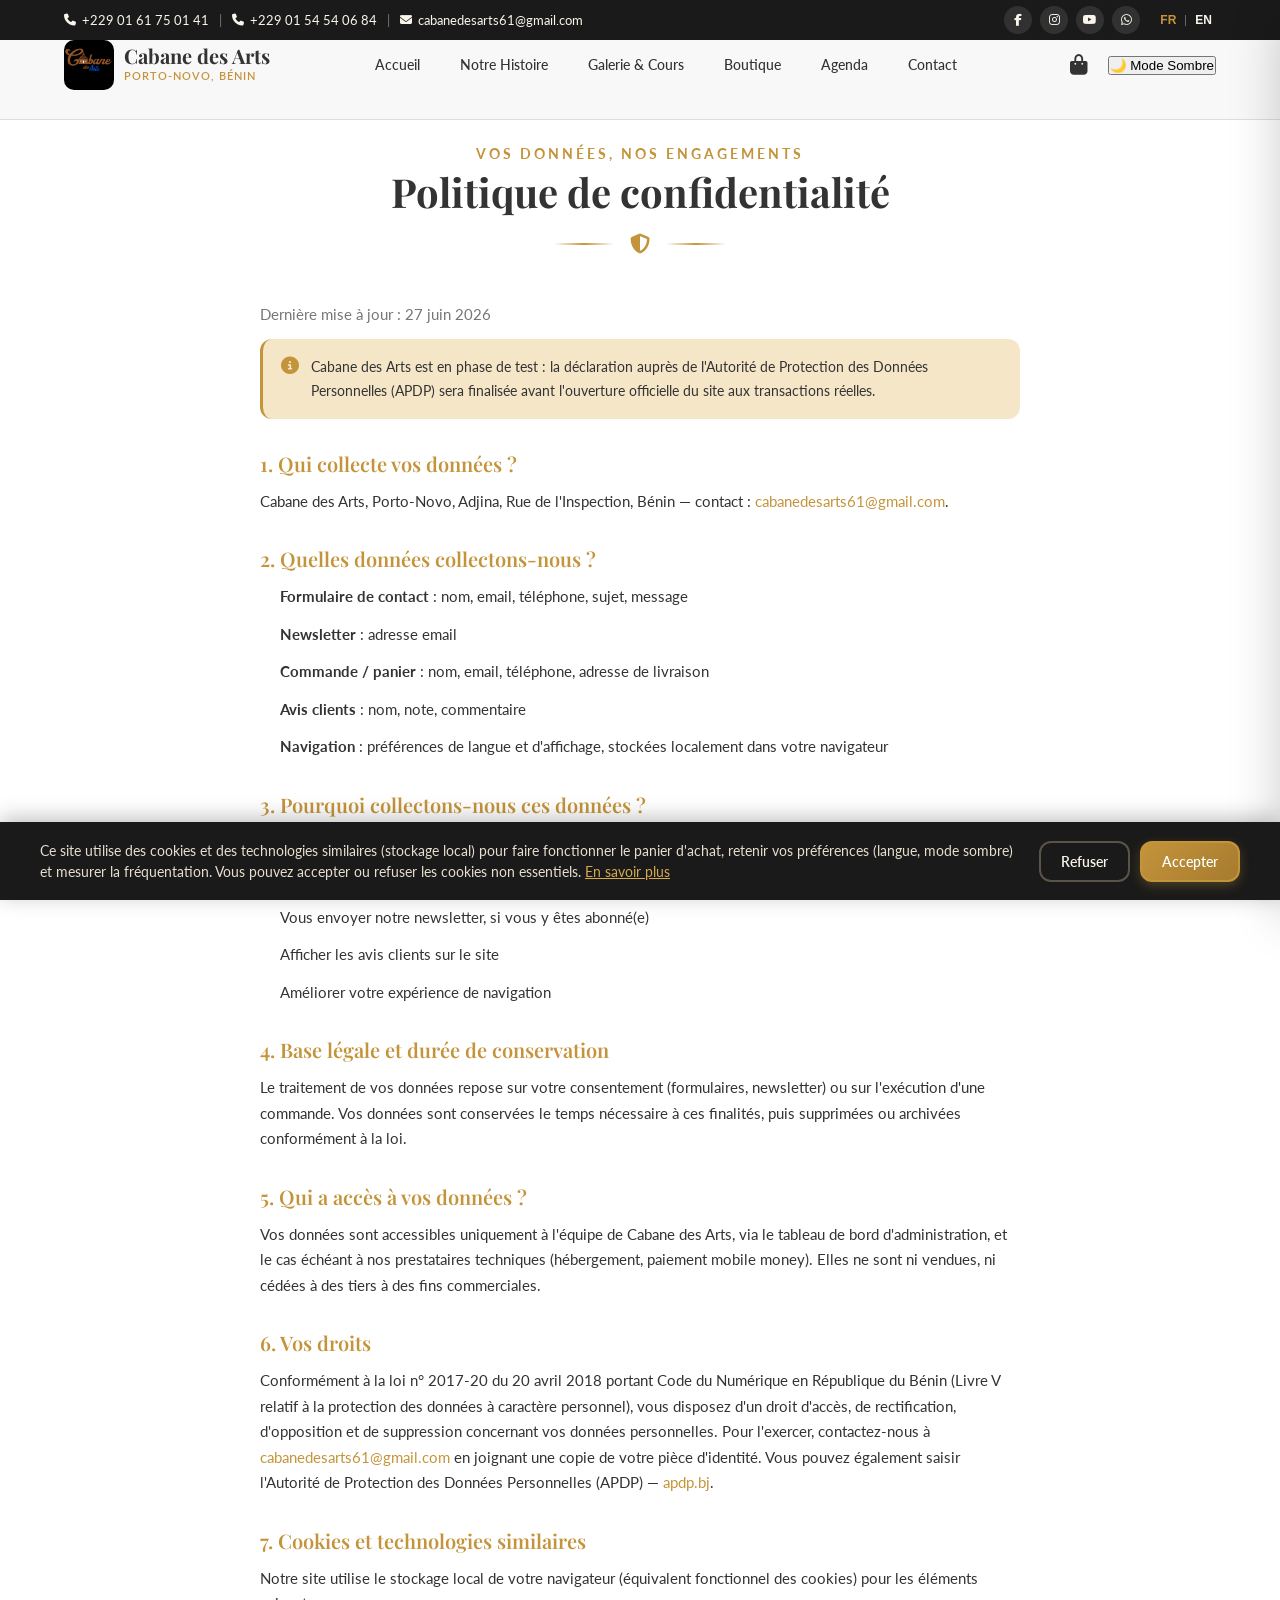
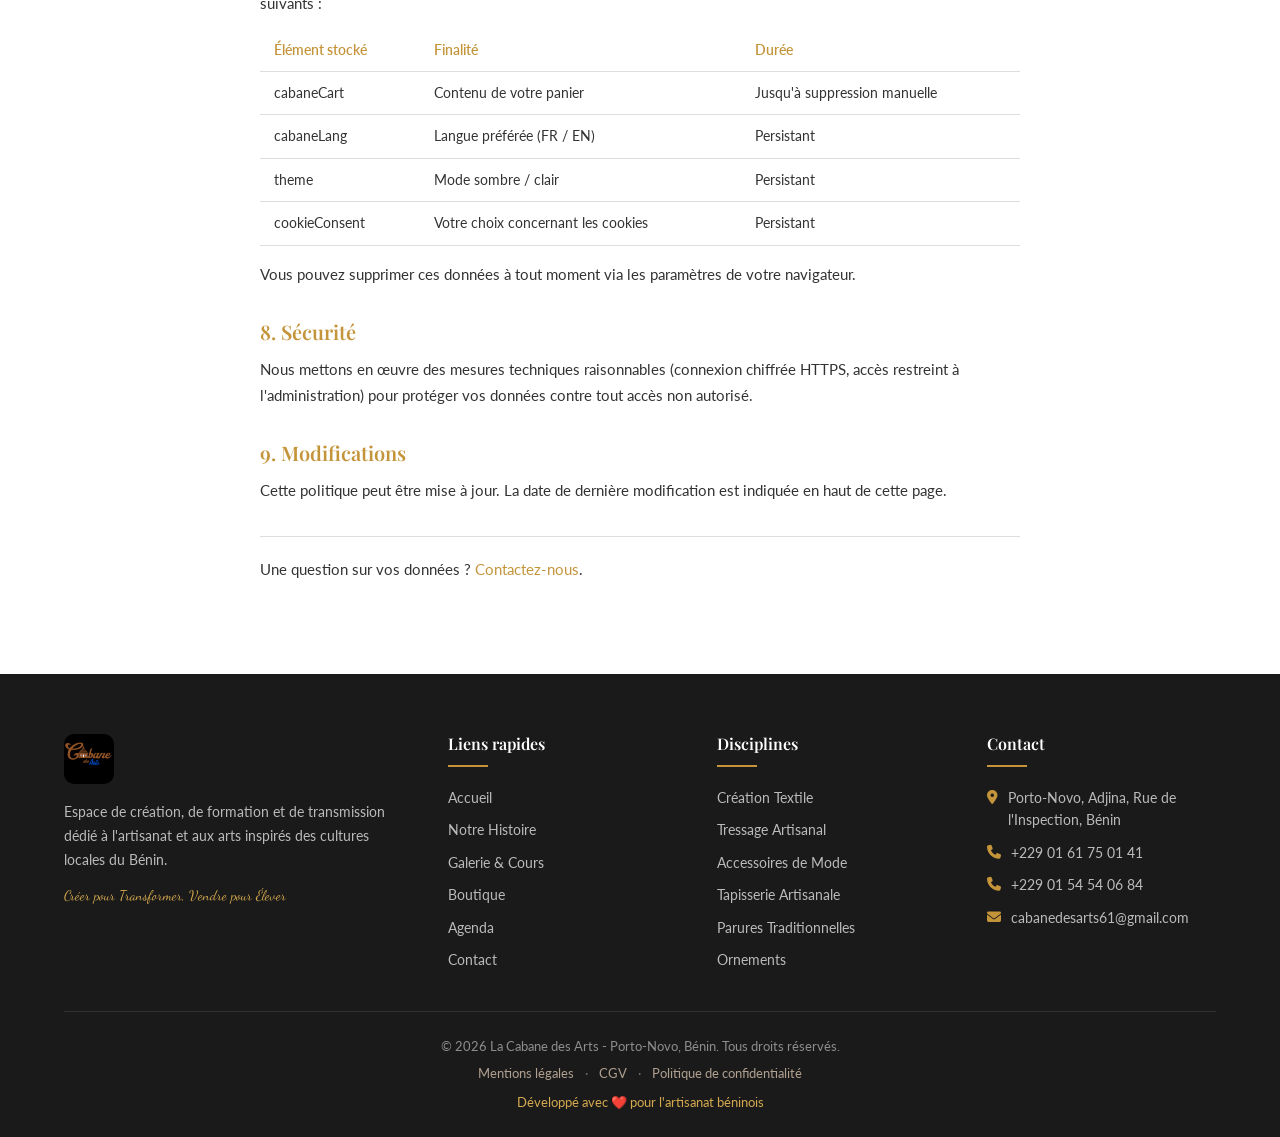
<file: politique-confidentialite.html>
<!DOCTYPE html>
<html lang="fr">
<head>
    <meta charset="UTF-8">
    <meta name="viewport" content="width=device-width, initial-scale=1.0">
    <meta name="description" content="Politique de confidentialité du site Cabane des Arts : données collectées, vos droits et utilisation des cookies.">
    <meta name="keywords" content="artisanat Bénin, Porto-Novo, art africain, textile, tressage, accessoires traditionnels">
    <meta name="author" content="Cabane des Arts">
    <meta name="theme-color" content="#C4943B">

    <!-- Open Graph (partage WhatsApp / Facebook / etc.) -->
    <meta property="og:type" content="website">
    <meta property="og:locale" content="fr_FR">
    <meta property="og:site_name" content="Cabane des Arts">
    <meta property="og:title" content="Politique de confidentialité | Cabane des Arts">
    <meta property="og:description" content="Politique de confidentialité du site Cabane des Arts : données collectées, vos droits et utilisation des cookies.">
    <meta property="og:image" content="https://cabane-des-arts.netlify.app/logo.jpg">
    <meta property="og:url" content="https://cabane-des-arts.netlify.app/politique-confidentialite">

    <title>Politique de confidentialité | Cabane des Arts</title>
    <link rel="icon" type="image/svg+xml" href="favicon.svg">
    <link rel="icon" type="image/png" sizes="32x32" href="favicon-32x32.png">
    <link rel="icon" type="image/png" sizes="16x16" href="favicon-16x16.png">
    <link rel="apple-touch-icon" sizes="180x180" href="apple-touch-icon.png">

    <!-- Google Fonts -->
    <link href="https://fonts.googleapis.com/css2?family=Playfair+Display:wght@400;500;600;700&family=Lato:wght@300;400;700&family=Dancing+Script:wght@400;700&display=swap" rel="stylesheet">

    <!-- Font Awesome -->
    <link rel="stylesheet" href="https://cdnjs.cloudflare.com/ajax/libs/font-awesome/6.4.0/css/all.min.css">

    <!-- CSS -->
    <link rel="stylesheet" href="style.css">
</head>
<body>
<!-- ========== HEADER ========== -->
    <header class="header" id="header">
        <!-- Barre supérieure -->
        <div class="top-bar">
            <div class="container">
                <div class="top-bar-content">
                    <div class="top-bar-left">
                        <a href="tel:+22961750141" class="top-bar-item">
                            <i class="fas fa-phone"></i> +229 01 61 75 01 41
                        </a>
                        <span class="top-bar-separator">|</span>
                        <a href="tel:+2290154540684" class="top-bar-item">
                            <i class="fas fa-phone"></i> +229 01 54 54 06 84
                        </a>
                        <span class="top-bar-separator">|</span>
                        <a href="mailto:cabanedesarts61@gmail.com" class="top-bar-item">
                            <i class="fas fa-envelope"></i> cabanedesarts61@gmail.com
                        </a>
                    </div>
                    <div class="top-bar-right">
                        <div class="social-links">
                            <a href="https://www.facebook.com/CabaneDesArts" target="_blank" class="social-link" aria-label="Facebook"><i class="fab fa-facebook-f"></i></a>
                            <a href="https://www.instagram.com/cabane_des_arts" target="_blank" class="social-link" aria-label="Instagram"><i class="fab fa-instagram"></i></a>
                            <a href="https://www.youtube.com/channel/UCnYrRoik0l54eAIrJpQTi5w" target="_blank" class="social-link" aria-label="YouTube"><i class="fab fa-youtube"></i></a>
                            <a href="https://wa.me/22961750141?text=Bonjour%20Cabane%20des%20Arts" target="_blank" class="social-link" aria-label="WhatsApp"><i class="fab fa-whatsapp"></i></a>
                        </div>
                        <div class="language-switcher">
                            <button class="lang-btn active" data-lang="fr" aria-label="Français">FR</button>
                            <span class="lang-separator">|</span>
                            <button class="lang-btn" data-lang="en" aria-label="English">EN</button>
                        </div>
                    </div>
                </div>
            </div>
        </div>

        <!-- Navigation principale -->
        <nav class="navbar">
            <div class="container">
                <div class="nav-content">
                    <a href="index.html" class="logo">
                        <img src="logo.jpg" alt="Logo" style="width:50px; height:50px; border-radius:10px;">
                        <div class="logo-text">
                            <span class="logo-title">Cabane des Arts</span>
                            <span class="logo-subtitle">Porto-Novo, Bénin</span>
                        </div>
                    </a>

                    <ul class="nav-menu" id="navMenu">
                        <li class="nav-item">
                            <a href="index.html" class="nav-link" data-i18n="nav.home">Accueil</a>
                        </li>
                        <li class="nav-item">
                            <a href="histoire.html" class="nav-link" data-i18n="nav.story">Notre Histoire</a>
                        </li>
                        <li class="nav-item">
                            <a href="galerie.html" class="nav-link" data-i18n="nav.gallery">Galerie & Cours</a>
                        </li>
                        <li class="nav-item">
                            <a href="boutique.html" class="nav-link" data-i18n="nav.shop">Boutique</a>
                        </li>
                        <li class="nav-item">
                            <a href="agenda.html" class="nav-link" data-i18n="nav.events">Agenda</a>
                        </li>
                        <li class="nav-item">
                            <a href="contact.html" class="nav-link" data-i18n="nav.contact">Contact</a>
                        </li>
                    </ul>

                    <div class="nav-actions">
                        <button class="cart-btn" id="cartBtn" aria-label="Panier">
                            <i class="fas fa-shopping-bag"></i>
                            <span class="cart-count" id="cartCount">0</span>
                        </button>
                        <!-- BOUTON MODE SOMBRE -->
                        <button id="theme-toggle" class="theme-toggle">
                            🌙 Mode Sombre
                        </button>
                        <button class="hamburger" id="hamburger" aria-label="Menu" aria-expanded="false">
                            <span class="bar"></span>
                            <span class="bar"></span>
                            <span class="bar"></span>
                        </button>
                    </div>
                </div>
            </div>
        </nav>
    </header>

    <!-- ========== PANIER LATÉRAL ========== -->
    <div class="cart-overlay" id="cartOverlay"></div>
    <div class="cart-sidebar" id="cartSidebar">
        <div class="cart-header">
            <h3><i class="fas fa-shopping-bag"></i> <span data-i18n="cart.title">Mon Panier</span></h3>
            <button class="cart-close" id="cartClose" aria-label="Fermer le panier">&times;</button>
        </div>
        <div class="cart-body" id="cartBody">
            <div class="cart-empty" id="cartEmpty">
                <i class="fas fa-shopping-cart"></i>
                <p data-i18n="cart.empty">Votre panier est vide</p>
            </div>
            <div class="cart-items" id="cartItems"></div>
        </div>
        <div class="cart-footer" id="cartFooter" style="display: none;">
            <div class="cart-total">
                <span data-i18n="cart.total">Total</span>
                <span id="cartTotal">0 FCFA</span>
            </div>
            <button class="btn btn-primary btn-full" id="checkoutBtn">
                <i class="fas fa-lock"></i> <span data-i18n="cart.checkout">Commander</span>
            </button>
            <div class="payment-methods">
                <span><i class="fas fa-mobile-alt"></i> MTN MoMo</span>
                <span><i class="fas fa-mobile-alt"></i> Moov Money</span>
                <span><i class="fas fa-mobile-alt"></i> Celtiis</span>
            </div>
        </div>
    </div>


<!-- ========== SECTION POLITIQUE DE CONFIDENTIALITE ========== -->
    <section id="politique-confidentialite" class="legal-section">
        <div class="container">
            <div class="section-header">
                <span class="section-subtitle">Vos données, nos engagements</span>
                <h2 class="section-title">Politique de confidentialité</h2>
                <div class="section-divider">
                    <span class="divider-line"></span>
                    <i class="fas fa-shield-halved"></i>
                    <span class="divider-line"></span>
                </div>
            </div>

            <div class="legal-content">
                <p class="legal-updated">Dernière mise à jour : 27 juin 2026</p>

                <div class="legal-notice-box">
                    <i class="fas fa-circle-info"></i>
                    <p>Cabane des Arts est en phase de test : la déclaration auprès de l'Autorité de Protection des Données Personnelles (APDP) sera finalisée avant l'ouverture officielle du site aux transactions réelles.</p>
                </div>

                <h3>1. Qui collecte vos données ?</h3>
                <p>Cabane des Arts, Porto-Novo, Adjina, Rue de l'Inspection, Bénin — contact : <a href="mailto:cabanedesarts61@gmail.com">cabanedesarts61@gmail.com</a>.</p>

                <h3>2. Quelles données collectons-nous ?</h3>
                <ul>
                    <li><strong>Formulaire de contact</strong> : nom, email, téléphone, sujet, message</li>
                    <li><strong>Newsletter</strong> : adresse email</li>
                    <li><strong>Commande / panier</strong> : nom, email, téléphone, adresse de livraison</li>
                    <li><strong>Avis clients</strong> : nom, note, commentaire</li>
                    <li><strong>Navigation</strong> : préférences de langue et d'affichage, stockées localement dans votre navigateur</li>
                </ul>

                <h3>3. Pourquoi collectons-nous ces données ?</h3>
                <ul>
                    <li>Répondre à vos demandes de contact</li>
                    <li>Traiter vos commandes et paiements</li>
                    <li>Vous envoyer notre newsletter, si vous y êtes abonné(e)</li>
                    <li>Afficher les avis clients sur le site</li>
                    <li>Améliorer votre expérience de navigation</li>
                </ul>

                <h3>4. Base légale et durée de conservation</h3>
                <p>Le traitement de vos données repose sur votre consentement (formulaires, newsletter) ou sur l'exécution d'une commande. Vos données sont conservées le temps nécessaire à ces finalités, puis supprimées ou archivées conformément à la loi.</p>

                <h3>5. Qui a accès à vos données ?</h3>
                <p>Vos données sont accessibles uniquement à l'équipe de Cabane des Arts, via le tableau de bord d'administration, et le cas échéant à nos prestataires techniques (hébergement, paiement mobile money). Elles ne sont ni vendues, ni cédées à des tiers à des fins commerciales.</p>

                <h3>6. Vos droits</h3>
                <p>Conformément à la loi n° 2017-20 du 20 avril 2018 portant Code du Numérique en République du Bénin (Livre V relatif à la protection des données à caractère personnel), vous disposez d'un droit d'accès, de rectification, d'opposition et de suppression concernant vos données personnelles. Pour l'exercer, contactez-nous à <a href="mailto:cabanedesarts61@gmail.com">cabanedesarts61@gmail.com</a> en joignant une copie de votre pièce d'identité. Vous pouvez également saisir l'Autorité de Protection des Données Personnelles (APDP) — <a href="https://apdp.bj" target="_blank" rel="noopener">apdp.bj</a>.</p>

                <h3>7. Cookies et technologies similaires</h3>
                <p>Notre site utilise le stockage local de votre navigateur (équivalent fonctionnel des cookies) pour les éléments suivants :</p>
                <div class="legal-table-wrapper">
                <table class="legal-table">
                    <tr><th>Élément stocké</th><th>Finalité</th><th>Durée</th></tr>
                    <tr><td>cabaneCart</td><td>Contenu de votre panier</td><td>Jusqu'à suppression manuelle</td></tr>
                    <tr><td>cabaneLang</td><td>Langue préférée (FR / EN)</td><td>Persistant</td></tr>
                    <tr><td>theme</td><td>Mode sombre / clair</td><td>Persistant</td></tr>
                    <tr><td>cookieConsent</td><td>Votre choix concernant les cookies</td><td>Persistant</td></tr>
                </table>
                </div>
                <p>Vous pouvez supprimer ces données à tout moment via les paramètres de votre navigateur.</p>

                <h3>8. Sécurité</h3>
                <p>Nous mettons en œuvre des mesures techniques raisonnables (connexion chiffrée HTTPS, accès restreint à l'administration) pour protéger vos données contre tout accès non autorisé.</p>

                <h3>9. Modifications</h3>
                <p>Cette politique peut être mise à jour. La date de dernière modification est indiquée en haut de cette page.</p>

                <p class="legal-contact-cta">Une question sur vos données ? <a href="contact.html">Contactez-nous</a>.</p>
            </div>
        </div>
    </section>

<!-- ========== FOOTER ========== -->
    <footer class="footer">
        <div class="container">
            <div class="footer-grid">
                <div class="footer-col footer-about">
                    <div class="footer-logo">
                        <img src="logo.jpg" alt="La Cabane des Arts" class="logo-img">
                    </div>
                    <p data-i18n="footer.desc">
                        Espace de création, de formation et de transmission dédié à l'artisanat
                        et aux arts inspirés des cultures locales du Bénin.
                    </p>
                    <p class="footer-slogan" data-i18n="footer.slogan">Créer pour Transformer, Vendre pour Élever</p>
                </div>

                <div class="footer-col">
                    <h4 data-i18n="footer.quicklinks">Liens rapides</h4>
                    <ul>
                        <li><a href="index.html" data-i18n="nav.home">Accueil</a></li>
                        <li><a href="histoire.html" data-i18n="nav.story">Notre Histoire</a></li>
                        <li><a href="galerie.html" data-i18n="nav.gallery">Galerie & Cours</a></li>
                        <li><a href="boutique.html" data-i18n="nav.shop">Boutique</a></li>
                        <li><a href="agenda.html" data-i18n="nav.events">Agenda</a></li>
                        <li><a href="contact.html" data-i18n="nav.contact">Contact</a></li>
                    </ul>
                </div>

                <div class="footer-col">
                    <h4 data-i18n="footer.disciplines">Disciplines</h4>
                    <ul>
                        <li><span data-i18n="tags.textile">Création Textile</span></li>
                        <li><span data-i18n="tags.tressage">Tressage Artisanal</span></li>
                        <li><span data-i18n="tags.accessoires">Accessoires de Mode</span></li>
                        <li><span data-i18n="tags.tapisserie">Tapisserie Artisanale</span></li>
                        <li><span data-i18n="tags.parures">Parures Traditionnelles</span></li>
                        <li><span data-i18n="tags.ornements">Ornements</span></li>
                    </ul>
                </div>

                <div class="footer-col">
                    <h4 data-i18n="footer.contact">Contact</h4>
                    <ul class="footer-contact">
                        <li><i class="fas fa-map-marker-alt"></i> Porto-Novo, Adjina, Rue de l'Inspection, Bénin</li>
                        <li><i class="fas fa-phone"></i> +229 01 61 75 01 41</li>
                        <li><i class="fas fa-phone"></i> +229 01 54 54 06 84</li>
                        <li><i class="fas fa-envelope"></i> cabanedesarts61@gmail.com</li>
                    </ul>
                </div>
            </div>

            <div class="footer-bottom">
                <p>&copy; 2026 La Cabane des Arts - Porto-Novo, Bénin. <span data-i18n="footer.rights">Tous droits réservés.</span></p>
                <p class="footer-legal-links">
                    <a href="mentions-legales.html">Mentions légales</a>
                    <span class="footer-legal-sep">·</span>
                    <a href="cgv.html">CGV</a>
                    <span class="footer-legal-sep">·</span>
                    <a href="politique-confidentialite.html">Politique de confidentialité</a>
                </p>
                <p class="footer-credit">Développé avec ❤️ pour l'artisanat béninois</p>
            </div>
        </div>
    </footer>

    <!-- ========== BANNIÈRE COOKIES ========== -->
    <div class="cookie-banner" id="cookie-banner">
        <div class="cookie-banner-content">
            <p>
                Ce site utilise des cookies et des technologies similaires (stockage local) pour faire fonctionner le panier d'achat, retenir vos préférences (langue, mode sombre) et mesurer la fréquentation. Vous pouvez accepter ou refuser les cookies non essentiels.
                <a href="politique-confidentialite.html">En savoir plus</a>
            </p>
            <div class="cookie-banner-actions">
                <button id="cookie-decline" class="btn btn-outline">Refuser</button>
                <button id="cookie-accept" class="btn btn-primary">Accepter</button>
            </div>
        </div>
    </div>

    <!-- ========== NOTIFICATION TOAST ========== -->
    <div class="toast-container" id="toastContainer"></div>

    <!-- ========== BOUTON RETOUR EN HAUT ========== -->
    <button class="back-to-top" id="backToTop" aria-label="Retour en haut">
        <i class="fas fa-chevron-up"></i>
    </button>

    <!-- JavaScript -->
    <script src="script.js"></script>
</body>
</html>
</file>
<file: style.css>
/* ============================================
   LA CABANE DES ARTS - STYLE PRINCIPAL
   ============================================ */

/* ===== VARIABLES CSS (MODE CLAIR PAR DÉFAUT) ===== */
:root {
    /* Palette Ocre - Couleurs principales */
    --color-ocre-primary: #C4943B;
    --color-ocre-dark: #A67B2E;
    --color-ocre-light: #D4A94F;
    --color-ocre-pale: #F5E6C8;
    
    /* Couleurs neutres */
    --color-black: #1A1A1A;
    --color-dark: #2C2C2C;
    --color-gray-dark: #4A4A4A;
    --color-gray: #767676;
    --color-gray-light: #B0B0B0;
    --color-cream: #FAF5EB;
    --color-cream-dark: #F0E8D5;
    --color-white: #FFFFFF;
    
    /* Couleurs vibrantes */
    --color-red-vibrant: #D4442B;
    --color-orange-vibrant: #E8762B;
    --color-yellow-vibrant: #E8B82B;
    --color-green-vibrant: #2B8C44;
    --color-blue-vibrant: #2B5E8C;
    --color-purple-vibrant: #6B2B8C;
    
    /* Couleurs fonctionnelles */
    --color-success: #2D8B4E;
    --color-error: #D4442B;
    --color-info: #2B5E8C;
    
    /* Arrière-plans */
    --bg-primary: #FFFBF5;
    --bg-secondary: #FAF5EB;
    --bg-dark: #2C2C2C;
    --bg-pattern: #F5E6C8;
    
    /* Texte */
    --text-primary: #1A1A1A;
    --text-secondary: #4A4A4A;
    --text-light: #767676;
    
    /* Ombres */
    --shadow-sm: 0 2px 8px rgba(0, 0, 0, 0.08);
    --shadow-md: 0 4px 16px rgba(0, 0, 0, 0.12);
    --shadow-lg: 0 8px 32px rgba(0, 0, 0, 0.16);
    --shadow-xl: 0 16px 48px rgba(0, 0, 0, 0.2);
    
    /* Bordures */
    --border-radius-sm: 8px;
    --border-radius: 12px;
    --border-radius-lg: 20px;
    --border-radius-xl: 28px;
    --border-radius-full: 50%;
    
    /* Police */
    --font-heading: 'Playfair Display', serif;
    --font-body: 'Lato', sans-serif;
    --font-accent: 'Dancing Script', cursive;
    
    /* Transitions */
    --transition-fast: 0.2s ease;
    --transition: 0.3s ease;
    --transition-slow: 0.5s ease;
    
    /* Tailles */
    --container-max: 1200px;
    --header-height: 80px;
    --topbar-height: 40px;

    /* Variables mode sombre */
    --bg-color: #ffffff;
    --text-color: #333333;
    --header-bg: #f8f8f8;
    --section-bg: #faf6ee;
    --border-color: #ddd;
    --button-bg: #c8a34e;
    --button-text: #ffffff;
}

/* ===== MODE SOMBRE ===== */
body.dark-mode {
    --bg-color: #1a1a1a;
    --text-color: #f0f0f0;
    --header-bg: #2d2d2d;
    --section-bg: #252525;
    --border-color: #444;
    --button-bg: #e0b85c;
    --button-text: #1a1a1a;

    /* Redéfinition du "système B" pour cohérence en mode sombre */
    --color-black: #f0f0f0;
    --color-dark: #2d2d2d;
    --color-gray-dark: #cfcfcf;
    --color-gray: #b8b8b8;
    --color-gray-light: #8a8a8a;
    --color-cream: #2d2d2d;
    --color-cream-dark: #353535;
    --color-white: #1a1a1a;

    --bg-primary: #1a1a1a;
    --bg-secondary: #252525;
    --bg-dark: #111111;
    --bg-pattern: #2d2d2d;

    --text-primary: #f0f0f0;
    --text-secondary: #cfcfcf;
    --text-light: #b8b8b8;

    --color-ocre-pale: #4a3a22;
}

/* Ajustements ponctuels nécessaires en mode sombre */
body.dark-mode .tag {
    color: var(--color-ocre-light);
}

body.dark-mode .btn-outline {
    color: var(--text-color);
    border-color: var(--text-color);
}

body.dark-mode .btn-outline:hover {
    background: var(--text-color);
    color: var(--bg-color);
}

body.dark-mode .boutique-commander {
    background: #D4A94F;
}

body.dark-mode .boutique-commander:hover {
    background: #B8923A;
}

body.dark-mode .boutique-offrir {
    background: #6BA3C7;
}

body.dark-mode .boutique-offrir:hover {
    background: #4A8AB0;
}

/* ===== RESET & BASE ===== */
*,
*::before,
*::after {
    margin: 0;
    padding: 0;
    box-sizing: border-box;
}

html {
    scroll-behavior: smooth;
    scroll-padding-top: calc(var(--header-height) + 20px);
}

body {
    font-family: var(--font-body);
    font-size: 16px;
    line-height: 1.6;
    color: var(--text-color);
    background-color: var(--bg-color);
    overflow-x: hidden;
    -webkit-font-smoothing: antialiased;
    -moz-osx-font-smoothing: grayscale;
    transition: background-color 0.3s ease, color 0.3s ease;
}

h1, h2, h3, h4, h5, h6 {
    font-family: var(--font-heading);
    font-weight: 600;
    line-height: 1.3;
    color: var(--text-color);
    transition: color 0.3s ease;
}

a {
    text-decoration: none;
    color: inherit;
    transition: var(--transition-fast);
}

ul {
    list-style: none;
}

img {
    max-width: 100%;
    height: auto;
    display: block;
}

.container {
    width: 100%;
    max-width: var(--container-max);
    margin: 0 auto;
    padding: 0 24px;
}

/* ===== BOUTONS ===== */
.btn {
    display: inline-flex;
    align-items: center;
    gap: 8px;
    padding: 12px 28px;
    font-family: var(--font-body);
    font-size: 15px;
    font-weight: 600;
    border-radius: var(--border-radius);
    border: 2px solid transparent;
    cursor: pointer;
    transition: all var(--transition);
    text-align: center;
    white-space: nowrap;
}

.btn-primary {
    background: linear-gradient(135deg, var(--color-ocre-primary), var(--color-ocre-dark));
    color: var(--color-white);
    border-color: var(--color-ocre-primary);
    box-shadow: 0 4px 12px rgba(196, 148, 59, 0.3);
}

.btn-primary:hover {
    background: linear-gradient(135deg, var(--color-ocre-dark), var(--color-ocre-primary));
    box-shadow: 0 6px 20px rgba(196, 148, 59, 0.4);
    transform: translateY(-2px);
}

.btn-outline {
    background: transparent;
    color: var(--color-white);
    border-color: var(--color-white);
}

.btn-outline:hover {
    background: var(--color-white);
    color: var(--color-dark);
}

.btn-full {
    width: 100%;
    justify-content: center;
}

/* ===== SCROLLBAR ===== */
::-webkit-scrollbar {
    width: 8px;
}

::-webkit-scrollbar-track {
    background: var(--bg-secondary);
}

::-webkit-scrollbar-thumb {
    background: var(--color-ocre-light);
    border-radius: 4px;
}

::-webkit-scrollbar-thumb:hover {
    background: var(--color-ocre-primary);
}

/* ============================================
   HEADER & NAVIGATION
   ============================================ */

.header {
    position: fixed;
    top: 0;
    left: 0;
    width: 100%;
    z-index: 1000;
    transition: var(--transition);
}

.header.scrolled .navbar {
    background: rgba(255, 255, 255, 0.98);
    box-shadow: var(--shadow-md);
}

/* Top Bar */
.top-bar {
    background: #1A1A1A;
    color: #FFFFFF;
    font-size: 13px;
    height: var(--topbar-height);
    display: flex;
    align-items: center;
}

.top-bar-content {
    display: flex;
    justify-content: space-between;
    align-items: center;
    gap: 16px;
}

.top-bar-left,
.top-bar-right {
    display: flex;
    align-items: center;
    gap: 8px;
    flex-wrap: wrap;
}

.top-bar-item {
    color: #FAF5EB;
    display: inline-flex;
    align-items: center;
    gap: 6px;
    transition: var(--transition-fast);
}

.top-bar-item:hover {
    color: var(--color-ocre-light);
}

.top-bar-item i {
    font-size: 12px;
}

.top-bar-separator {
    color: #767676;
    margin: 0 2px;
}

/* Social Links Top Bar */
.top-bar .social-links {
    display: flex;
    gap: 8px;
}

.top-bar .social-link {
    color: #FAF5EB;
    width: 28px;
    height: 28px;
    display: flex;
    align-items: center;
    justify-content: center;
    border-radius: var(--border-radius-full);
    background: rgba(255, 255, 255, 0.1);
    font-size: 12px;
    transition: var(--transition-fast);
}

.top-bar .social-link:hover {
    background: var(--color-ocre-primary);
    color: var(--color-white);
}

/* Language Switcher */
.language-switcher {
    display: flex;
    align-items: center;
    gap: 4px;
    margin-left: 8px;
}

.lang-btn {
    background: none;
    border: none;
    color: #FAF5EB;
    cursor: pointer;
    font-size: 12px;
    font-weight: 600;
    padding: 2px 4px;
    transition: var(--transition-fast);
}

.lang-btn.active {
    color: var(--color-ocre-primary);
}

.lang-btn:hover {
    color: var(--color-ocre-light);
}

.lang-separator {
    color: var(--color-gray);
    font-size: 12px;
}

/* Navigation */
.navbar {
    background: var(--header-bg);
    backdrop-filter: blur(10px);
    -webkit-backdrop-filter: blur(10px);
    height: var(--header-height);
    transition: all var(--transition);
    border-bottom: 1px solid var(--border-color);
}

.nav-content {
    display: flex;
    align-items: center;
    justify-content: space-between;
    height: 100%;
    gap: 24px;
}

/* Logo */
.logo {
    display: flex;
    align-items: center;
    gap: 10px;
    flex-shrink: 0;
}

.logo-text {
    display: flex;
    flex-direction: column;
}

.logo-title {
    font-family: var(--font-heading);
    font-size: 20px;
    font-weight: 700;
    color: var(--text-color);
    line-height: 1.1;
}

.logo-subtitle {
    font-size: 11px;
    color: var(--color-ocre-primary);
    font-weight: 600;
    letter-spacing: 1px;
    text-transform: uppercase;
}

/* Menu */
.nav-menu {
    display: flex;
    align-items: center;
    gap: 8px;
}

.nav-link {
    display: block;
    padding: 8px 16px;
    font-size: 14px;
    font-weight: 500;
    color: var(--text-color);
    border-radius: var(--border-radius);
    transition: all var(--transition-fast);
    position: relative;
}

.nav-link::after {
    content: '';
    position: absolute;
    bottom: 0;
    left: 50%;
    transform: translateX(-50%);
    width: 0;
    height: 2px;
    background: var(--color-ocre-primary);
    transition: width var(--transition);
}

.nav-link:hover,
.nav-link.active {
    color: var(--color-ocre-primary);
}

.nav-link:hover::after,
.nav-link.active::after {
    width: 60%;
}

/* Nav Actions */
.nav-actions {
    display: flex;
    align-items: center;
    gap: 12px;
}

.cart-btn {
    position: relative;
    background: none;
    border: none;
    font-size: 20px;
    color: var(--text-color);
    cursor: pointer;
    padding: 8px;
    transition: var(--transition-fast);
}

.cart-btn:hover {
    color: var(--color-ocre-primary);
}

.cart-count {
    position: absolute;
    top: 2px;
    right: 0;
    background: var(--color-red-vibrant);
    color: #FFFFFF;
    font-size: 10px;
    font-weight: 700;
    width: 18px;
    height: 18px;
    border-radius: var(--border-radius-full);
    display: flex;
    align-items: center;
    justify-content: center;
    transition: var(--transition-fast);
}

/* Hamburger */
.hamburger {
    display: none;
    flex-direction: column;
    gap: 5px;
    background: none;
    border: none;
    cursor: pointer;
    padding: 8px;
}

.hamburger .bar {
    width: 24px;
    height: 2px;
    background: var(--text-color);
    transition: all var(--transition);
    border-radius: 2px;
}

.hamburger.active .bar:nth-child(1) {
    transform: rotate(45deg) translate(5px, 5px);
}

.hamburger.active .bar:nth-child(2) {
    opacity: 0;
}

.hamburger.active .bar:nth-child(3) {
    transform: rotate(-45deg) translate(5px, -5px);
}

/* ============================================
   SECTION HÉRO
   ============================================ */

.hero {
    position: relative;
    min-height: 100vh;       /* fallback navigateurs anciens */
    min-height: 100svh;      /* fix barre d'adresse mobile */
    display: flex;
    align-items: center;
    overflow: hidden;
    padding-top: var(--header-height);
}

/* ===== SLIDER HERO ===== */
.hero-slider {
    position: absolute;
    inset: 0;
    z-index: 0;
}

.hero-slide {
    position: absolute;
    inset: 0;
    background-size: cover;
    background-position: center top;  /* garde le sujet visible sur mobile portrait */
    opacity: 0;
    transition: opacity 1.5s ease-in-out;
}

.hero-slide.active {
    opacity: 1;
}

.hero-overlay {
    position: absolute;
    inset: 0;
    background: linear-gradient(
        135deg,
        rgba(26, 18, 8, 0.72) 0%,
        rgba(196, 148, 59, 0.25) 50%,
        rgba(26, 18, 8, 0.65) 100%
    );
    z-index: 1;
}

.hero-content {
    position: relative;
    z-index: 2;
    text-align: center;
    color: #FFFFFF;
    max-width: 800px;
    margin: 0 auto;
    padding: 60px 0;
    animation: fadeInUp 1s ease;
}

@keyframes fadeInUp {
    from {
        opacity: 0;
        transform: translateY(30px);
    }
    to {
        opacity: 1;
        transform: translateY(0);
    }
}

.hero-badge {
    display: inline-flex;
    align-items: center;
    gap: 8px;
    background: rgba(196, 148, 59, 0.2);
    border: 1px solid rgba(196, 148, 59, 0.4);
    padding: 8px 20px;
    border-radius: var(--border-radius-full);
    font-size: 14px;
    font-weight: 500;
    margin-bottom: 24px;
    animation: pulse 2s ease-in-out infinite;
}

@keyframes pulse {
    0%, 100% { box-shadow: 0 0 0 0 rgba(196, 148, 59, 0.4); }
    50% { box-shadow: 0 0 0 15px rgba(196, 148, 59, 0); }
}

.hero-badge i {
    color: var(--color-ocre-primary);
}

.hero-title {
    font-family: var(--font-heading);
    font-size: clamp(40px, 8vw, 72px);
    font-weight: 700;
    color: #FFFFFF;
    margin-bottom: 12px;
    text-shadow: 0 2px 20px rgba(0, 0, 0, 0.3);
}

.hero-slogan {
    font-family: var(--font-accent);
    font-size: clamp(22px, 4vw, 32px);
    color: var(--color-ocre-light);
    margin-bottom: 16px;
    font-weight: 400;
}

.hero-description {
    font-size: clamp(14px, 2vw, 18px);
    color: rgba(255, 255, 255, 0.8);
    max-width: 600px;
    margin: 0 auto 32px;
    line-height: 1.8;
}

.hero-buttons {
    display: flex;
    flex-wrap: wrap;
    gap: 12px;
    justify-content: center;
    margin-bottom: 40px;
}

.hero-features {
    display: flex;
    flex-wrap: wrap;
    gap: 24px;
    justify-content: center;
}

.feature-item {
    display: flex;
    align-items: center;
    gap: 8px;
    font-size: 14px;
    color: rgba(255, 255, 255, 0.7);
}

.feature-item i {
    color: var(--color-ocre-primary);
    font-size: 16px;
}

/* ============================================
   SECTION HEADERS
   ============================================ */

.section-header {
    text-align: center;
    margin-bottom: 48px;
}

.section-subtitle {
    font-size: 14px;
    font-weight: 700;
    text-transform: uppercase;
    letter-spacing: 3px;
    color: var(--color-ocre-primary);
    margin-bottom: 8px;
}

.section-title {
    font-size: clamp(28px, 5vw, 40px);
    font-weight: 700;
    color: var(--text-color);
    margin-bottom: 16px;
}

.section-divider {
    display: flex;
    align-items: center;
    justify-content: center;
    gap: 16px;
}

.divider-line {
    width: 60px;
    height: 2px;
    background: linear-gradient(to right, transparent, var(--color-ocre-primary), transparent);
}

.section-divider i {
    color: var(--color-ocre-primary);
    font-size: 20px;
}

.section-description {
    color: var(--text-color);
    max-width: 600px;
    margin: 16px auto 0;
    font-size: 16px;
}

.highlight-text {
    color: var(--color-ocre-dark);
    font-weight: 600;
}

/* ============================================
   SECTION HISTOIRE
   ============================================ */

.histoire-section {
    padding: 80px 0;
    background: var(--section-bg);
    transition: background-color 0.3s ease;
}

.section-container {
    display: flex;
    flex-wrap: wrap;
    width: 100%;
    align-items: stretch;
}

.col-left {
    width: 50%;
    overflow: hidden;
    position: relative;
    min-height: 600px;
}

.col-left img {
    width: 100%;
    height: 100%;
    object-fit: cover;
    display: block;
    position: absolute;
    top: 0;
    left: 0;
}

.col-right {
    width: 50%;
    padding: 40px;
    display: flex;
    flex-direction: column;
    justify-content: center;
}

.col-right h3 {
    font-size: 22px;
    color: var(--color-ocre-dark);
    margin-bottom: 12px;
    margin-top: 20px;
}

.col-right h3:first-child {
    margin-top: 0;
}

.col-right p {
    color: var(--text-color);
    line-height: 1.8;
    margin-bottom: 16px;
}

.discipline-tags {
    display: flex;
    flex-wrap: wrap;
    gap: 10px;
    margin: 24px 0;
}

.tag {
    background: var(--color-ocre-pale);
    color: var(--color-ocre-dark);
    padding: 8px 16px;
    border-radius: var(--border-radius-full);
    font-size: 13px;
    font-weight: 600;
    transition: var(--transition-fast);
}

.tag:hover {
    background: var(--color-ocre-primary);
    color: var(--color-white);
    transform: translateY(-2px);
}

/* ============================================
   SECTION MISSION
   ============================================ */

.mission-section {
    padding: 60px 0;
    background: var(--section-bg);
    transition: background-color 0.3s ease;
}

.mission-cards {
    display: grid;
    grid-template-columns: repeat(3, 1fr);
    gap: 24px;
}

.mission-card {
    background: var(--bg-color);
    padding: 40px 30px;
    border-radius: var(--border-radius-lg);
    text-align: center;
    box-shadow: var(--shadow-sm);
    transition: all var(--transition);
    border: 1px solid transparent;
}

.mission-card:hover {
    box-shadow: var(--shadow-lg);
    border-color: var(--color-ocre-pale);
    transform: translateY(-5px);
}

.card-icon {
    width: 70px;
    height: 70px;
    background: linear-gradient(135deg, var(--color-ocre-pale), var(--color-cream-dark));
    border-radius: var(--border-radius-full);
    display: flex;
    align-items: center;
    justify-content: center;
    margin: 0 auto 20px;
    font-size: 28px;
    color: var(--color-ocre-primary);
}

.mission-card h3 {
    font-size: 18px;
    margin-bottom: 12px;
    color: var(--text-color);
}

.mission-card p {
    color: var(--text-color);
    font-size: 14px;
    line-height: 1.7;
}

/* ============================================
   SECTION GALERIE
   ============================================ */

.galerie-section {
    padding: 80px 0;
    background: var(--bg-color);
    transition: background-color 0.3s ease;
}

.filter-buttons {
    display: flex;
    flex-wrap: wrap;
    gap: 10px;
    justify-content: center;
    margin-bottom: 40px;
}

.filter-btn {
    padding: 10px 20px;
    border: 2px solid var(--color-ocre-pale);
    background: var(--bg-color);
    color: var(--text-color);
    border-radius: var(--border-radius-full);
    cursor: pointer;
    font-weight: 600;
    transition: all var(--transition-fast);
    font-size: 14px;
}

.filter-btn:hover,
.filter-btn.active {
    background: var(--color-ocre-primary);
    color: var(--color-white);
    border-color: var(--color-ocre-primary);
}

.galerie-grid {
    display: grid;
    grid-template-columns: repeat(auto-fill, minmax(300px, 1fr));
    gap: 24px;
}

.galerie-card {
    background: var(--bg-color);
    border-radius: var(--border-radius-lg);
    overflow: hidden;
    box-shadow: var(--shadow-sm);
    transition: all var(--transition);
    border: 1px solid transparent;
}

.galerie-card:hover {
    box-shadow: var(--shadow-lg);
    border-color: var(--color-ocre-pale);
    transform: translateY(-4px);
}

.card-image {
    position: relative;
    aspect-ratio: 1;
    overflow: hidden;
    background: var(--bg-secondary);
}

.card-image img {
    width: 100%;
    height: 100%;
    object-fit: cover;
    transition: transform var(--transition-slow);
}

.galerie-card:hover .card-image img {
    transform: scale(1.05);
}

.card-placeholder {
    width: 100%;
    height: 100%;
    display: flex;
    align-items: center;
    justify-content: center;
    background: linear-gradient(135deg, var(--color-ocre-pale), var(--color-cream-dark));
}

.card-placeholder i {
    font-size: 48px;
    color: var(--color-ocre-primary);
    opacity: 0.5;
}

.card-overlay {
    position: absolute;
    inset: 0;
    background: rgba(0, 0, 0, 0.5);
    display: flex;
    align-items: center;
    justify-content: center;
    opacity: 0;
    transition: opacity var(--transition);
}

.galerie-card:hover .card-overlay {
    opacity: 1;
}

.overlay-btn {
    background: var(--bg-color);
    color: var(--text-color);
    padding: 10px 24px;
    border-radius: var(--border-radius);
    font-weight: 600;
    font-size: 14px;
    transition: var(--transition-fast);
}

.overlay-btn:hover {
    background: var(--color-ocre-primary);
    color: var(--color-white);
}

.card-content {
    padding: 20px;
}

.card-category {
    font-size: 12px;
    font-weight: 700;
    text-transform: uppercase;
    letter-spacing: 1px;
    color: var(--color-ocre-primary);
    margin-bottom: 8px;
}

.card-content h3 {
    font-size: 18px;
    margin-bottom: 8px;
    color: var(--text-color);
}

.card-content p {
    font-size: 14px;
    color: var(--text-color);
    margin-bottom: 16px;
    line-height: 1.5;
}

.card-footer {
    display: flex;
    justify-content: space-between;
    align-items: center;
}

.card-price {
    font-size: 18px;
    font-weight: 700;
    color: var(--color-ocre-dark);
}

.btn-card {
    background: var(--color-ocre-pale);
    color: var(--color-ocre-dark);
    border: none;
    width: 40px;
    height: 40px;
    border-radius: var(--border-radius-full);
    cursor: pointer;
    font-size: 16px;
    display: flex;
    align-items: center;
    justify-content: center;
    transition: all var(--transition-fast);
}

.btn-card:hover {
    background: var(--color-ocre-primary);
    color: var(--color-white);
    transform: scale(1.1);
}

/* ============================================
   SECTION ATELIERS
   ============================================ */

.ateliers-section {
    padding: 80px 0;
    background: var(--section-bg);
    transition: background-color 0.3s ease;
}

.ateliers-grid {
    display: grid;
    grid-template-columns: repeat(auto-fill, minmax(340px, 1fr));
    gap: 24px;
}

.atelier-card {
    background: var(--bg-color);
    border-radius: var(--border-radius-lg);
    overflow: hidden;
    box-shadow: var(--shadow-sm);
    transition: all var(--transition);
    position: relative;
    /* légère transparence pour laisser apparaître le motif de la section */
    background: rgba(var(--bg-color-rgb, 255,255,255), 0.92);
    backdrop-filter: blur(2px);
}

.atelier-card:hover {
    box-shadow: var(--shadow-lg);
    transform: translateY(-4px);
}

.atelier-badge {
    position: absolute;
    top: 16px;
    right: 16px;
    background: var(--color-red-vibrant);
    color: #FFFFFF;
    padding: 6px 14px;
    border-radius: var(--border-radius-full);
    font-size: 12px;
    font-weight: 700;
    z-index: 2;
}

.atelier-image {
    aspect-ratio: 16/10;
    overflow: hidden;
    background: var(--bg-secondary);
}

.atelier-image img {
    width: 100%;
    height: 100%;
    object-fit: cover;
    transition: transform var(--transition-slow);
}

.atelier-card:hover .atelier-image img {
    transform: scale(1.05);
}

.atelier-content {
    padding: 24px;
}

.atelier-content h3 {
    font-size: 20px;
    margin-bottom: 16px;
    color: var(--text-color);
}

.atelier-info {
    display: flex;
    flex-direction: column;
    gap: 8px;
    margin-bottom: 16px;
}

.info-item {
    font-size: 13px;
    color: var(--text-color);
    display: flex;
    align-items: center;
    gap: 8px;
}

.info-item i {
    color: var(--color-ocre-primary);
    width: 16px;
}

.atelier-content p {
    font-size: 14px;
    color: var(--text-color);
    margin-bottom: 20px;
    line-height: 1.6;
}

.atelier-footer {
    display: flex;
    justify-content: space-between;
    align-items: center;
    padding-top: 16px;
    border-top: 1px solid var(--border-color);
}

.atelier-price {
    font-size: 20px;
    font-weight: 700;
    color: var(--color-ocre-dark);
}

/* ============================================
   SECTION BOUTIQUE
   ============================================ */

.boutique-section {
    padding: 80px 0;
    background: var(--bg-color);
    transition: background-color 0.3s ease;
}

.boutique-grid {
    display: grid;
    grid-template-columns: repeat(auto-fill, minmax(280px, 1fr));
    gap: 24px;
    margin-bottom: 48px;
}

.boutique-info {
    display: grid;
    grid-template-columns: 1fr 1fr;
    gap: 24px;
}

.info-box {
    background: var(--section-bg);
    padding: 30px;
    border-radius: var(--border-radius-lg);
    border: 1px solid var(--border-color);
}

.info-box h4 {
    font-size: 18px;
    margin-bottom: 16px;
    color: var(--text-color);
    display: flex;
    align-items: center;
    gap: 8px;
}

.info-box h4 i {
    color: var(--color-ocre-primary);
}

.info-box ul {
    display: flex;
    flex-direction: column;
    gap: 8px;
}

.info-box li {
    font-size: 14px;
    color: var(--text-color);
}

/* ============================================
   SECTION AGENDA
   ============================================ */

.agenda-section {
    padding: 80px 0;
    background: var(--section-bg);
    transition: background-color 0.3s ease;
}

.agenda-grid {
    display: flex;
    flex-direction: column;
    gap: 20px;
    max-width: 800px;
    margin: 0 auto;
}

.agenda-card {
    display: flex;
    gap: 24px;
    background: var(--bg-color);
    padding: 24px;
    border-radius: var(--border-radius-lg);
    box-shadow: var(--shadow-sm);
    transition: all var(--transition);
    border-left: 4px solid var(--color-ocre-primary);
}

.agenda-card:hover {
    box-shadow: var(--shadow-md);
    transform: translateX(5px);
}

.agenda-date {
    display: flex;
    flex-direction: column;
    align-items: center;
    justify-content: center;
    min-width: 80px;
    text-align: center;
    background: var(--color-ocre-pale);
    padding: 12px;
    border-radius: var(--border-radius);
}

.date-day {
    font-size: 28px;
    font-weight: 700;
    color: var(--color-ocre-dark);
    line-height: 1;
}

.date-month {
    font-size: 13px;
    font-weight: 600;
    color: var(--color-ocre-primary);
    text-transform: uppercase;
    margin: 4px 0;
}

.date-year {
    font-size: 11px;
    color: var(--text-color);
}

.agenda-content h3 {
    font-size: 18px;
    margin-bottom: 8px;
    color: var(--text-color);
}

.agenda-location {
    font-size: 13px;
    color: var(--text-color);
    margin-bottom: 8px;
    display: flex;
    align-items: center;
    gap: 6px;
}

.agenda-location i {
    color: var(--color-ocre-primary);
}

.agenda-content p {
    font-size: 14px;
    color: var(--text-color);
    margin-bottom: 12px;
    line-height: 1.5;
}

.btn-link {
    color: var(--color-ocre-primary);
    font-weight: 600;
    font-size: 14px;
    display: inline-flex;
    align-items: center;
    gap: 6px;
    transition: var(--transition-fast);
}

.btn-link:hover {
    color: var(--color-ocre-dark);
    gap: 10px;
}

/* ============================================
   SECTION TÉMOIGNAGES
   ============================================ */

.temoignages-section {
    padding: 80px 0;
    background: var(--bg-color);
    transition: background-color 0.3s ease;
}

.temoignages-grid {
    display: grid;
    grid-template-columns: repeat(auto-fill, minmax(320px, 1fr));
    gap: 24px;
}

.temoignage-card {
    background: var(--section-bg);
    padding: 30px;
    border-radius: var(--border-radius-lg);
    text-align: center;
    border: 1px solid var(--border-color);
    transition: var(--transition);
}

.temoignage-card:hover {
    box-shadow: var(--shadow-md);
}

.temoignage-stars {
    color: var(--color-ocre-primary);
    font-size: 20px;
    margin-bottom: 16px;
}

.temoignage-text {
    font-size: 15px;
    color: var(--text-color);
    line-height: 1.7;
    margin-bottom: 20px;
    font-style: italic;
}

.temoignage-author strong {
    display: block;
    color: var(--text-color);
    font-size: 16px;
}

.temoignage-author span {
    font-size: 13px;
    color: var(--text-color);
}

/* ============================================
   SECTION NEWSLETTER
   ============================================ */

.newsletter-section {
    padding: 60px 0;
    background: linear-gradient(135deg, var(--color-ocre-primary), var(--color-ocre-dark));
}

.newsletter-content {
    display: flex;
    align-items: center;
    justify-content: space-between;
    gap: 40px;
    flex-wrap: wrap;
}

.newsletter-text h3 {
    color: #FFFFFF;
    font-size: 24px;
    margin-bottom: 8px;
}

.newsletter-text p {
    color: rgba(255, 255, 255, 0.85);
    font-size: 15px;
}

.newsletter-form {
    flex-shrink: 0;
}

.input-group {
    display: flex;
    gap: 8px;
    background: #FFFFFF;
    padding: 6px;
    border-radius: var(--border-radius);
    box-shadow: var(--shadow-md);
}

.input-group input {
    border: none;
    padding: 12px 16px;
    font-size: 15px;
    min-width: 280px;
    outline: none;
    background: transparent;
}

.input-group .btn {
    border-radius: 8px;
    white-space: nowrap;
}

/* ============================================
   SECTION CONTACT
   ============================================ */

.contact-section {
    padding: 80px 0;
    background: var(--section-bg);
    transition: background-color 0.3s ease;
}

.contact-grid {
    display: grid;
    grid-template-columns: 1fr 1.5fr;
    gap: 40px;
    align-items: start;
}

.contact-info {
    display: flex;
    flex-direction: column;
    gap: 20px;
}

.contact-map-wrapper {
    margin-top: 8px;
    display: flex;
    flex-direction: column;
    gap: 16px;
}

.contact-map-title {
    display: flex;
    align-items: center;
    gap: 10px;
    font-size: 20px;
    color: var(--color-ocre-primary, #C4943B);
}

.contact-map-frame {
    border-radius: var(--border-radius);
    overflow: hidden;
    box-shadow: var(--shadow-md);
    border: 1px solid rgba(196, 148, 59, 0.2);
}

.contact-map-frame iframe {
    display: block;
    width: 100%;
}

.contact-map-link {
    align-self: flex-start;
    display: inline-flex;
    align-items: center;
    gap: 8px;
}

.info-card {
    display: flex;
    gap: 16px;
    background: var(--bg-color);
    padding: 20px;
    border-radius: var(--border-radius);
    box-shadow: var(--shadow-sm);
    transition: var(--transition-fast);
}

.info-card:hover {
    box-shadow: var(--shadow-md);
}

.info-icon {
    width: 50px;
    height: 50px;
    background: var(--color-ocre-pale);
    border-radius: var(--border-radius-full);
    display: flex;
    align-items: center;
    justify-content: center;
    flex-shrink: 0;
    color: var(--color-ocre-primary);
    font-size: 18px;
}

.info-details h4 {
    font-size: 16px;
    margin-bottom: 4px;
    color: var(--text-color);
}

.info-details p,
.info-details a {
    font-size: 14px;
    color: var(--text-color);
    line-height: 1.6;
}

.info-details a:hover {
    color: var(--color-ocre-primary);
}

.social-links-large {
    display: flex;
    gap: 10px;
    margin-top: 4px;
}

.social-btn {
    width: 40px;
    height: 40px;
    background: var(--color-ocre-pale);
    color: var(--color-ocre-dark);
    border-radius: var(--border-radius-full);
    display: flex;
    align-items: center;
    justify-content: center;
    font-size: 16px;
    transition: all var(--transition-fast);
}

.social-btn:hover {
    background: var(--color-ocre-primary);
    color: var(--color-white);
    transform: translateY(-3px);
}

/* Formulaire de contact */
.contact-form-wrapper {
    background: var(--bg-color);
    padding: 40px;
    border-radius: var(--border-radius-lg);
    box-shadow: var(--shadow-md);
}

.contact-form-wrapper h3 {
    font-size: 22px;
    margin-bottom: 24px;
    color: var(--text-color);
}

.form-row {
    display: grid;
    grid-template-columns: 1fr 1fr;
    gap: 16px;
}

.form-group {
    margin-bottom: 16px;
}

.form-group label {
    display: block;
    font-size: 14px;
    font-weight: 600;
    color: var(--text-color);
    margin-bottom: 6px;
}

.form-group input,
.form-group select,
.form-group textarea {
    width: 100%;
    padding: 12px 16px;
    border: 2px solid var(--border-color);
    border-radius: var(--border-radius);
    font-family: var(--font-body);
    font-size: 15px;
    color: var(--text-color);
    background: var(--bg-color);
    transition: all var(--transition-fast);
    outline: none;
}

.form-group input:focus,
.form-group select:focus,
.form-group textarea:focus {
    border-color: var(--color-ocre-primary);
    box-shadow: 0 0 0 3px rgba(196, 148, 59, 0.1);
}

.form-group textarea {
    resize: vertical;
    min-height: 120px;
}

/* ============================================
   FOOTER
   ============================================ */

.footer {
    background: #1A1A1A;
    color: #FAF5EB;
    padding: 60px 0 0;
}

.footer-grid {
    display: grid;
    grid-template-columns: 1.5fr 1fr 1fr 1fr;
    gap: 40px;
    padding-bottom: 40px;
    border-bottom: 1px solid rgba(255, 255, 255, 0.1);
}

.footer-logo {
    font-family: var(--font-heading);
    font-size: 22px;
    font-weight: 700;
    color: #FFFFFF;
    display: flex;
    align-items: center;
    gap: 10px;
    margin-bottom: 16px;
}

.footer-logo .logo-img {
    width: 50px;
    height: 50px;
    border-radius: 10px;
    object-fit: cover;
    flex-shrink: 0;
}

.footer-col p {
    font-size: 14px;
    line-height: 1.7;
    color: rgba(255, 255, 255, 0.7);
    margin-bottom: 12px;
}

.footer-slogan {
    font-family: var(--font-accent);
    font-size: 18px;
    color: var(--color-ocre-light) !important;
}

.footer-col h4 {
    font-size: 16px;
    color: #FFFFFF;
    margin-bottom: 20px;
    position: relative;
    padding-bottom: 12px;
}

.footer-col h4::after {
    content: '';
    position: absolute;
    bottom: 0;
    left: 0;
    width: 40px;
    height: 2px;
    background: var(--color-ocre-primary);
}

.footer-col ul {
    display: flex;
    flex-direction: column;
    gap: 10px;
}

.footer-col li {
    font-size: 14px;
    color: rgba(255, 255, 255, 0.7);
    transition: var(--transition-fast);
}

.footer-col a:hover {
    color: var(--color-ocre-light);
    padding-left: 5px;
}

.footer-contact li {
    display: flex;
    align-items: flex-start;
    gap: 10px;
}

.footer-contact i {
    color: var(--color-ocre-primary);
    margin-top: 3px;
    flex-shrink: 0;
}

.footer-bottom {
    text-align: center;
    padding: 24px 0;
    font-size: 13px;
    color: rgba(255, 255, 255, 0.5);
}

.footer-credit {
    margin-top: 8px;
    color: var(--color-ocre-light);
}

/* ============================================
   PANIER LATÉRAL
   ============================================ */

.cart-overlay {
    position: fixed;
    inset: 0;
    background: rgba(0, 0, 0, 0.5);
    z-index: 2000;
    opacity: 0;
    visibility: hidden;
    transition: all var(--transition);
}

.cart-overlay.active {
    opacity: 1;
    visibility: visible;
}

.cart-sidebar {
    position: fixed;
    top: 0;
    right: -400px;
    width: 400px;
    max-width: 90vw;
    height: 100vh;
    background: var(--bg-color);
    z-index: 2001;
    display: flex;
    flex-direction: column;
    transition: right var(--transition);
    box-shadow: var(--shadow-xl);
}

.cart-sidebar.active {
    right: 0;
}

.cart-header {
    display: flex;
    justify-content: space-between;
    align-items: center;
    padding: 20px 24px;
    border-bottom: 1px solid var(--border-color);
}

.cart-header h3 {
    font-size: 20px;
    display: flex;
    align-items: center;
    gap: 8px;
}

.cart-close {
    background: none;
    border: none;
    font-size: 28px;
    cursor: pointer;
    color: var(--text-color);
    transition: var(--transition-fast);
}

.cart-close:hover {
    color: var(--color-red-vibrant);
}

.cart-body {
    flex: 1;
    overflow-y: auto;
    padding: 24px;
}

.cart-empty {
    text-align: center;
    padding: 60px 20px;
    color: var(--text-color);
}

.cart-empty i {
    font-size: 48px;
    color: var(--color-gray-light);
    margin-bottom: 16px;
}

.cart-items {
    display: flex;
    flex-direction: column;
    gap: 16px;
}

.cart-item {
    display: flex;
    gap: 16px;
    align-items: center;
    padding: 16px;
    background: var(--bg-primary);
    border-radius: var(--border-radius);
}

.cart-item-image {
    width: 60px;
    height: 60px;
    border-radius: var(--border-radius-sm);
    background: var(--bg-secondary);
    flex-shrink: 0;
}

.cart-item-info {
    flex: 1;
}

.cart-item-info h4 {
    font-size: 14px;
    margin-bottom: 4px;
}

.cart-item-info p {
    font-size: 13px;
    color: var(--text-color);
}

.cart-item-price {
    font-weight: 700;
    color: var(--color-ocre-dark);
}

.cart-item-remove {
    background: none;
    border: none;
    color: var(--color-gray-light);
    cursor: pointer;
    transition: var(--transition-fast);
    font-size: 16px;
    padding: 4px;
}

.cart-item-remove:hover {
    color: var(--color-red-vibrant);
}

.cart-item-quantity {
    display: flex;
    align-items: center;
    gap: 8px;
}

.qty-btn {
    width: 28px;
    height: 28px;
    border-radius: var(--border-radius-full);
    border: 1px solid var(--border-color);
    background: var(--bg-color);
    cursor: pointer;
    display: flex;
    align-items: center;
    justify-content: center;
    font-size: 14px;
    transition: var(--transition-fast);
}

.qty-btn:hover {
    background: var(--color-ocre-pale);
}

.qty-value {
    font-weight: 600;
    min-width: 20px;
    text-align: center;
}

.cart-footer {
    padding: 24px;
    border-top: 1px solid var(--border-color);
}

.cart-total {
    display: flex;
    justify-content: space-between;
    align-items: center;
    font-size: 18px;
    font-weight: 700;
    margin-bottom: 16px;
}

.cart-total span:last-child {
    color: var(--color-ocre-dark);
    font-size: 22px;
}

.payment-methods {
    display: flex;
    gap: 8px;
    margin-top: 12px;
    flex-wrap: wrap;
}

.payment-methods span {
    font-size: 11px;
    background: var(--bg-secondary);
    padding: 4px 8px;
    border-radius: 4px;
    color: var(--text-color);
    display: flex;
    align-items: center;
    gap: 4px;
}

/* ============================================
   MODALS
   ============================================ */

.modal-overlay {
    position: fixed;
    inset: 0;
    background: rgba(0, 0, 0, 0.6);
    z-index: 3000;
    display: flex;
    align-items: center;
    justify-content: center;
    opacity: 0;
    visibility: hidden;
    transition: all var(--transition);
    padding: 20px;
}

.modal-overlay.active {
    opacity: 1;
    visibility: visible;
}

.modal {
    background: var(--bg-color);
    border-radius: var(--border-radius-lg);
    width: 100%;
    max-width: 500px;
    max-height: 90vh;
    overflow-y: auto;
    position: relative;
    box-shadow: var(--shadow-xl);
    animation: modalIn 0.3s ease;
}

@keyframes modalIn {
    from {
        opacity: 0;
        transform: translateY(20px);
    }
    to {
        opacity: 1;
        transform: translateY(0);
    }
}

.modal-close {
    position: absolute;
    top: 12px;
    right: 12px;
    background: none;
    border: none;
    font-size: 28px;
    cursor: pointer;
    color: var(--text-color);
    z-index: 1;
    transition: var(--transition-fast);
}

.modal-close:hover {
    color: var(--color-red-vibrant);
}

.modal-header {
    padding: 24px 30px 0;
}

.modal-header h3 {
    font-size: 22px;
    color: var(--text-color);
}

.modal-body {
    padding: 24px 30px 30px;
}

.modal-info {
    margin-bottom: 8px;
    color: var(--text-color);
}

.modal-note {
    background: var(--color-ocre-pale);
    padding: 12px;
    border-radius: var(--border-radius-sm);
    font-size: 13px;
    color: var(--color-ocre-dark);
    margin-bottom: 20px;
    font-weight: 500;
}

.checkout-summary {
    margin-bottom: 16px;
}

.checkout-summary .cart-item {
    background: var(--bg-primary);
}

.checkout-total {
    display: flex;
    justify-content: space-between;
    align-items: center;
    font-size: 20px;
    font-weight: 700;
    margin-bottom: 20px;
    padding: 12px;
    background: var(--bg-secondary);
    border-radius: var(--border-radius-sm);
}

.checkout-total span:last-child {
    color: var(--color-ocre-dark);
}

/* ============================================
   TOAST NOTIFICATIONS
   ============================================ */

.toast-container {
    position: fixed;
    top: 20px;
    right: 20px;
    z-index: 4000;
    display: flex;
    flex-direction: column;
    gap: 10px;
}

.toast {
    background: var(--bg-color);
    padding: 16px 20px;
    border-radius: var(--border-radius);
    box-shadow: var(--shadow-lg);
    display: flex;
    align-items: center;
    gap: 12px;
    min-width: 300px;
    animation: slideInRight 0.3s ease;
    border-left: 4px solid var(--color-success);
}

.toast.error {
    border-left-color: var(--color-error);
}

.toast i {
    font-size: 20px;
}

.toast.success i {
    color: var(--color-success);
}

.toast.error i {
    color: var(--color-error);
}

.toast-message {
    font-size: 14px;
    font-weight: 500;
}

@keyframes slideInRight {
    from {
        opacity: 0;
        transform: translateX(100%);
    }
    to {
        opacity: 1;
        transform: translateX(0);
    }
}

/* ============================================
   BOUTON RETOUR EN HAUT
   ============================================ */

.back-to-top {
    position: fixed;
    bottom: 30px;
    right: 30px;
    width: 45px;
    height: 45px;
    background: var(--color-ocre-primary);
    color: var(--color-white);
    border: none;
    border-radius: var(--border-radius-full);
    cursor: pointer;
    font-size: 18px;
    display: flex;
    align-items: center;
    justify-content: center;
    z-index: 999;
    opacity: 0;
    visibility: hidden;
    transform: translateY(20px);
    transition: all var(--transition);
    box-shadow: var(--shadow-md);
}

.back-to-top.visible {
    opacity: 1;
    visibility: visible;
    transform: translateY(0);
}

.back-to-top:hover {
    background: var(--color-ocre-dark);
    transform: translateY(-5px);
}

/* ============================================
   RESPONSIVE DESIGN
   ============================================ */

@media (max-width: 1024px) {
    .footer-grid {
        grid-template-columns: 1fr 1fr;
    }
    
    .contact-grid {
        grid-template-columns: 1fr;
    }
    
    .boutique-info {
        grid-template-columns: 1fr;
    }
}

@media (max-width: 768px) {
    /* Navigation */
    .nav-menu {
        position: fixed;
        top: 0;
        right: -100%;
        width: 80%;
        max-width: 350px;
        height: 100vh;
        background: var(--bg-color);
        flex-direction: column;
        padding: 80px 30px 30px;
        gap: 8px;
        transition: right var(--transition);
        box-shadow: var(--shadow-xl);
        z-index: 1999;
    }
    
    .nav-menu.active {
        right: 0;
    }
    
    .hamburger {
        display: flex;
    }
    
    /* Top Bar */
    .top-bar {
        display: none;
    }

    /* Bouton de test KkiaPay (sandbox) : repositionné pour ne plus
       chevaucher les boutons du hero sur mobile */
    #kkiapay-test-btn {
        bottom: 16px !important;
        right: 12px !important;
        padding: 8px 12px !important;
        font-size: 11px !important;
    }
    #kkiapay-test-btn span:last-child {
        display: none;
    }
    #kkiapay-sandbox-indicator {
        bottom: 58px !important;
        right: 12px !important;
    }
    
    /* Histoire */
    .col-left, .col-right {
        width: 100%;
    }
    
    .col-left {
        height: 400px;
    }
    
    /* Mission */
    .mission-cards {
        grid-template-columns: 1fr;
    }
    
    /* Galerie */
    .galerie-grid {
        grid-template-columns: repeat(auto-fill, minmax(250px, 1fr));
    }
    
    /* Ateliers */
    .ateliers-grid {
        grid-template-columns: 1fr;
    }
    
    /* Agenda */
    .agenda-card {
        flex-direction: column;
        text-align: center;
    }
    
    .agenda-date {
        flex-direction: row;
        gap: 8px;
        align-items: baseline;
    }
    
    /* Newsletter */
    .newsletter-content {
        flex-direction: column;
        text-align: center;
    }
    
    .input-group {
        flex-direction: column;
    }
    
    .input-group input {
        min-width: auto;
    }
    
    /* Témoignages */
    .temoignages-grid {
        grid-template-columns: 1fr;
    }
    
    /* Contact */
    .form-row {
        grid-template-columns: 1fr;
    }
    
    /* Footer */
    .footer-grid {
        grid-template-columns: 1fr;
        gap: 30px;
    }
    
    /* Hero */
    .hero-buttons {
        flex-direction: column;
        align-items: center;
    }
    
    .hero-features {
        flex-direction: column;
        align-items: center;
        gap: 12px;
    }

    .hero-content {
        padding: 24px 0;   /* réduit le padding vertical sur mobile */
    }
}

@media (max-width: 480px) {
    .container {
        padding: 0 16px;
    }
    
    .section-header {
        margin-bottom: 32px;
    }
    
    .galerie-grid {
        grid-template-columns: 1fr;
    }
    
    .boutique-grid {
        grid-template-columns: 1fr;
    }
    
    .cart-sidebar {
        width: 100vw;
        max-width: 100vw;
    }
    
    .modal {
        max-width: 100%;
        border-radius: 0;
    }
    
    .back-to-top {
        bottom: 20px;
        right: 20px;
        width: 40px;
        height: 40px;
    }
}
/* ===== MOTIF ARTISANAL EN ARRIÈRE-PLAN (façon WhatsApp) =====
   Placé en toute fin de fichier exprès : certaines règles de section
   plus haut utilisent le raccourci "background" qui réinitialise
   background-image. En étant après, à spécificité égale, ce bloc gagne. */
body,
.histoire-section,
.contact-section,
.agenda-section,
.boutique-section,
.galerie-section,
.ateliers-section {
    background-image: url('motif-artisanal-clair.svg');
    background-repeat: repeat;
    background-attachment: fixed;
    background-size: 180px;
}

body.dark-mode,
body.dark-mode .histoire-section,
body.dark-mode .contact-section,
body.dark-mode .agenda-section,
body.dark-mode .boutique-section,
body.dark-mode .galerie-section,
body.dark-mode .ateliers-section {
    background-image: url('motif-artisanal-sombre.svg');
}
/* ===== LIENS LÉGAUX DANS LE FOOTER ===== */
.footer-legal-links {
    font-size: 13px;
    color: #B0A090;
    margin: 6px 0;
}

.footer-legal-links a {
    color: #B0A090;
    text-decoration: none;
    transition: var(--transition-fast);
}

.footer-legal-links a:hover {
    color: var(--color-ocre-light, #D4A94F);
}

.footer-legal-sep {
    margin: 0 8px;
    opacity: 0.6;
}

/* ===== BANNIÈRE CONSENTEMENT COOKIES ===== */
.cookie-banner {
    position: fixed;
    left: 0;
    right: 0;
    bottom: 0;
    z-index: 9999;
    background: var(--color-black, #1A1A1A);
    color: #FAF5EB;
    padding: 18px 24px;
    transform: translateY(100%);
    opacity: 0;
    transition: transform 0.4s ease, opacity 0.4s ease;
    box-shadow: 0 -4px 20px rgba(0, 0, 0, 0.25);
}

.cookie-banner.visible {
    transform: translateY(0);
    opacity: 1;
}

.cookie-banner-content {
    max-width: 1200px;
    margin: 0 auto;
    display: flex;
    flex-wrap: wrap;
    align-items: center;
    justify-content: space-between;
    gap: 16px;
}

.cookie-banner-content p {
    flex: 1;
    min-width: 240px;
    font-size: 14px;
    line-height: 1.5;
    margin: 0;
    color: #E8DFD0;
}

.cookie-banner-content p a {
    color: var(--color-ocre-light, #D4A94F);
    text-decoration: underline;
}

.cookie-banner-actions {
    display: flex;
    gap: 10px;
    flex-shrink: 0;
}

.cookie-banner-actions .btn {
    padding: 10px 20px;
    font-size: 14px;
}

.cookie-banner-actions .btn-outline {
    border-color: #5A5347;
    color: #FAF5EB;
}

.cookie-banner-actions .btn-outline:hover {
    background: rgba(255, 255, 255, 0.08);
}

@media (max-width: 600px) {
    .cookie-banner-content {
        flex-direction: column;
        align-items: flex-start;
    }
    .cookie-banner-actions {
        width: 100%;
    }
    .cookie-banner-actions .btn {
        flex: 1;
    }
}

/* ===== PAGES LÉGALES (Mentions légales / CGV / Confidentialité) ===== */
.legal-section {
    padding: 140px 0 80px;
    background: var(--bg-color, #FAF5EB);
    min-height: 60vh;
}

.legal-content {
    max-width: 760px;
    margin: 0 auto;
    color: var(--text-color);
}

.legal-updated {
    font-size: 13px;
    color: var(--text-light);
    margin-bottom: 24px;
}

.legal-content h3 {
    font-family: 'Playfair Display', serif;
    font-size: 20px;
    color: var(--color-ocre-primary, #C4943B);
    margin: 32px 0 12px;
}

.legal-content h3:first-of-type {
    margin-top: 8px;
}

.legal-content p,
.legal-content li {
    font-size: 15px;
    line-height: 1.7;
    margin-bottom: 12px;
}

.legal-content ul {
    padding-left: 20px;
    margin-bottom: 16px;
}

.legal-content a {
    color: var(--color-ocre-primary, #C4943B);
}

.legal-notice-box {
    display: flex;
    align-items: flex-start;
    gap: 12px;
    background: var(--color-ocre-pale, #F5E6C8);
    border-left: 3px solid var(--color-ocre-primary, #C4943B);
    border-radius: var(--border-radius);
    padding: 16px 18px;
    margin-bottom: 32px;
}

.legal-notice-box i {
    color: var(--color-ocre-primary, #C4943B);
    font-size: 18px;
    margin-top: 2px;
}

.legal-notice-box p {
    margin: 0;
    font-size: 14px;
}

.legal-notice-warning {
    background: #FDEDE6;
    border-left-color: #D85A30;
}

.legal-notice-warning i {
    color: #D85A30;
}

.legal-table-wrapper {
    overflow-x: auto;
    margin-bottom: 16px;
}

.legal-table {
    width: 100%;
    border-collapse: collapse;
    font-size: 14px;
}

.legal-table th,
.legal-table td {
    text-align: left;
    padding: 10px 14px;
    border-bottom: 1px solid var(--border-color, #E5DCC8);
}

.legal-table th {
    color: var(--color-ocre-primary, #C4943B);
    font-weight: 600;
}

.legal-contact-cta {
    margin-top: 32px;
    padding-top: 20px;
    border-top: 1px solid var(--border-color, #E5DCC8);
    font-size: 15px;
}

/* ===== PAGE 404 ===== */
.not-found-section {
    display: flex;
    align-items: center;
    min-height: 70vh;
}

.not-found-content {
    max-width: 540px;
    margin: 0 auto;
    text-align: center;
}

.not-found-icon {
    width: 80px;
    height: 80px;
    margin-bottom: 20px;
}

.not-found-text {
    font-size: 16px;
    line-height: 1.7;
    color: var(--text-light);
    margin: 16px 0 28px;
}

.not-found-actions {
    display: flex;
    gap: 14px;
    justify-content: center;
    flex-wrap: wrap;
}

/* ===== MODALE DE DÉTAIL (histoire de la discipline) ===== */
.detail-modal {
    max-width: 600px;
    padding: 0;
}

.detail-modal-image {
    width: 100%;
    height: 320px;
    background: var(--color-ocre-pale, #F5E6C8);
    overflow: hidden;
    border-radius: var(--border-radius-lg) var(--border-radius-lg) 0 0;
}

.detail-modal-image img {
    width: 100%;
    height: 100%;
    object-fit: contain;
}

.detail-modal-image .card-placeholder {
    height: 320px;
    font-size: 48px;
    color: var(--color-ocre-primary);
}

.detail-modal-body {
    padding: 28px 28px 32px;
}

.detail-category {
    display: inline-block;
    font-size: 12px;
    text-transform: uppercase;
    letter-spacing: 0.5px;
    color: var(--color-terracotta, #B5561A);
    margin-bottom: 8px;
}

.detail-title {
    font-family: 'Playfair Display', serif;
    font-size: 22px;
    color: var(--text-color);
    margin: 0 0 10px;
}

.detail-description {
    font-size: 15px;
    line-height: 1.6;
    color: var(--text-light);
    margin-bottom: 18px;
}

.detail-price-row {
    margin-bottom: 16px;
}

.detail-price {
    font-family: 'Playfair Display', serif;
    font-size: 24px;
    font-weight: 700;
    color: var(--color-ocre-primary);
}

.detail-add-to-cart {
    margin-bottom: 24px;
}

.detail-story {
    background: var(--color-ocre-pale, #F5E6C8);
    border-radius: var(--border-radius);
    padding: 20px 22px;
    margin-bottom: 16px;
}

.detail-story h4 {
    display: flex;
    align-items: center;
    gap: 10px;
    font-family: 'Playfair Display', serif;
    font-size: 16px;
    color: var(--color-ocre-dark, #8a6225);
    margin: 0 0 10px;
}

.detail-story h4 i {
    color: var(--color-ocre-primary);
}

.detail-story p {
    font-size: 14px;
    line-height: 1.7;
    color: var(--text-color);
    margin: 0;
}

.detail-note {
    border-left: 3px solid var(--color-ocre-primary);
    padding: 4px 0 4px 16px;
    margin-bottom: 20px;
}

.detail-note h5 {
    display: flex;
    align-items: center;
    gap: 8px;
    font-size: 13px;
    color: var(--text-light);
    margin: 0 0 6px;
}

.detail-note p {
    font-size: 14px;
    line-height: 1.6;
    font-style: italic;
    color: var(--text-color);
    margin: 0;
}

.detail-shop-link {
    margin-top: 4px;
}

@media (max-width: 600px) {
    .detail-modal-image {
        height: 200px;
    }
    .detail-modal-body {
        padding: 22px 20px 26px;
    }
}

/* ===== SECTION FORMATION CQM (Métiers d'Accessoires) ===== */
.formation-cqm-section {
    padding: 100px 0;
}

.formation-audience-cards {
    margin-bottom: 48px;
}

.formation-programme {
    display: grid;
    grid-template-columns: 1.3fr 1fr;
    gap: 32px;
    align-items: start;
    margin-bottom: 32px;
}

.formation-programme-text {
    background: rgba(var(--bg-color-rgb, 255,255,255), 0.92);
    border-radius: var(--border-radius-lg);
    padding: 32px;
    box-shadow: var(--shadow-sm);
}

.formation-programme-text h3 {
    display: flex;
    align-items: center;
    gap: 10px;
    font-family: 'Playfair Display', serif;
    font-size: 19px;
    color: var(--color-ocre-primary);
    margin-bottom: 18px;
}

.formation-programme-list {
    list-style: none;
    padding: 0;
    display: flex;
    flex-direction: column;
    gap: 12px;
}

.formation-programme-list li {
    display: flex;
    align-items: flex-start;
    gap: 10px;
    font-size: 15px;
    line-height: 1.5;
    color: var(--text-color);
}

.formation-programme-list li i {
    color: var(--color-ocre-primary);
    margin-top: 3px;
}

.formation-cta-box {
    background: linear-gradient(160deg, var(--color-black, #1A1A1A), #2D1810);
    color: #FAF5EB;
    border-radius: var(--border-radius-lg);
    padding: 32px 28px;
    text-align: center;
    display: flex;
    flex-direction: column;
    align-items: center;
    gap: 6px;
}

.formation-cta-tagline {
    font-size: 14px;
    color: #C9BDA9;
    margin: 0;
}

.formation-cta-highlight {
    font-family: 'Playfair Display', serif;
    font-size: 22px;
    font-weight: 700;
    color: #FFFFFF;
    margin: 0 0 6px;
}

.formation-cta-badge {
    display: inline-flex;
    align-items: center;
    gap: 6px;
    background: rgba(196, 148, 59, 0.18);
    color: var(--color-ocre-light, #D4A94F);
    font-size: 12px;
    padding: 5px 14px;
    border-radius: 999px;
    margin-bottom: 16px;
}

.formation-cta-contact {
    display: flex;
    flex-direction: column;
    gap: 6px;
    margin-bottom: 16px;
}

.formation-cta-contact a {
    color: #FAF5EB;
    text-decoration: none;
    font-size: 14px;
}

.formation-cta-contact a:hover {
    color: var(--color-ocre-light, #D4A94F);
}

.formation-partners {
    text-align: center;
    font-size: 13px;
    color: var(--text-light);
    max-width: 640px;
    margin: 0 auto;
    line-height: 1.6;
}

@media (max-width: 768px) {
    .formation-programme {
        grid-template-columns: 1fr;
    }
}

/* ===== MODALE PARTENAIRES / COMMANDE WHATSAPP ===== */
.partner-modal {
    max-width: 480px;
}

.partner-cart-list {
    background: var(--color-ocre-pale, #F5E6C8);
    border-radius: var(--border-radius);
    padding: 12px 16px;
    margin-bottom: 20px;
    display: flex;
    flex-direction: column;
    gap: 6px;
}

.partner-cart-item {
    display: flex;
    align-items: center;
    justify-content: space-between;
    font-size: 14px;
    color: var(--text-color);
    gap: 8px;
}

.partner-cart-item i {
    color: var(--color-ocre-primary);
    font-size: 13px;
    flex-shrink: 0;
}

.partner-cart-item span {
    margin-left: auto;
    font-weight: 600;
    color: var(--color-ocre-primary);
}

.partner-zones {
    display: flex;
    flex-direction: column;
    gap: 16px;
}

.partner-zone-group {
    display: flex;
    flex-direction: column;
    gap: 10px;
}

.partner-zone-label {
    display: flex;
    align-items: center;
    gap: 8px;
    font-size: 13px;
    font-weight: 700;
    text-transform: uppercase;
    letter-spacing: 0.5px;
    color: var(--text-light);
}

.partner-zone-divider {
    text-align: center;
    font-size: 13px;
    color: var(--text-light);
    opacity: 0.6;
}

.partner-cards {
    display: flex;
    flex-direction: column;
    gap: 8px;
}

.partner-card {
    display: flex;
    align-items: center;
    gap: 14px;
    padding: 14px 16px;
    background: var(--bg-color);
    border: 1.5px solid var(--border-color, #E5DCC8);
    border-radius: var(--border-radius);
    cursor: pointer;
    transition: var(--transition-fast);
    text-align: left;
    width: 100%;
}

.partner-card:hover {
    border-color: #25D366;
    background: #F0FFF4;
    transform: translateY(-1px);
    box-shadow: 0 4px 12px rgba(37, 211, 102, 0.15);
}

.partner-card-logo {
    font-size: 24px;
    flex-shrink: 0;
    width: 44px;
    height: 44px;
    display: flex;
    align-items: center;
    justify-content: center;
}

.partner-card-logo img {
    width: 100%;
    height: 100%;
    object-fit: cover;
    border-radius: 10px;
}

.partner-card-info {
    display: flex;
    flex-direction: column;
    gap: 2px;
    flex: 1;
}

.partner-card-info strong {
    font-size: 15px;
    color: var(--text-color);
}

.partner-card-info span {
    font-size: 12px;
    color: var(--text-light);
}

.partner-wa-icon {
    font-size: 22px;
    color: #25D366;
    flex-shrink: 0;
}

.partner-footer-note {
    margin-top: 16px;
    font-size: 12px;
    color: var(--text-light);
    text-align: center;
    display: flex;
    align-items: center;
    justify-content: center;
    gap: 6px;
}

/* ===== CARTES BOUTIQUE - BOUTONS (Commander, Offrir) ===== */
.boutique-card {
    position: relative;
    overflow: hidden;
}

.boutique-card-actions {
    display: flex;
    gap: 6px;
    padding: 12px 14px;
    background: var(--bg-color);
    border-top: 1px solid var(--border-color, #E5DCC8);
}

.boutique-action-btn {
    flex: 1;
    display: flex;
    align-items: center;
    justify-content: center;
    gap: 5px;
    padding: 9px 6px;
    border-radius: var(--border-radius);
    font-size: 12px;
    font-weight: 600;
    font-family: inherit;
    cursor: pointer;
    border: none;
    transition: var(--transition-fast);
    white-space: nowrap;
}

/* Bouton Commander - couleur marron comme "Cabane" */
.boutique-commander {
    background: #8B6B3D;
    color: #FFFFFF;
}

.boutique-commander:hover {
    background: #6B4F2E;
    transform: translateY(-1px);
}

/* Bouton Offrir - couleur bleue comme "Arts" */
.boutique-offrir {
    background: #1B3A6B;
    color: #FFFFFF;
}

.boutique-offrir:hover {
    background: #0F284A;
    transform: translateY(-1px);
}

@media (max-width: 480px) {
    .boutique-action-btn {
        font-size: 11px;
        padding: 8px 4px;
    }
    .boutique-action-btn i {
        display: none;
    }
}
/* ===== MODALE DISTRIBUTEURS — FILTRES & BADGES ===== */
.partner-badge {
    display: inline-block;
    background: var(--color-ocre-pale, #F5E6C8);
    color: var(--color-ocre-dark, #A67B2E);
    font-size: 11px;
    font-weight: 600;
    padding: 2px 8px;
    border-radius: 999px;
    margin-top: 2px;
}

.partner-filters {
    display: flex;
    flex-direction: column;
    gap: 8px;
    margin-bottom: 14px;
}

.partner-search {
    display: flex;
    align-items: center;
    gap: 8px;
    background: var(--bg-color);
    border: 1px solid var(--border-color, #E5DCC8);
    border-radius: var(--border-radius);
    padding: 8px 12px;
}

.partner-search i { color: var(--text-light); }

.partner-search input {
    border: none;
    outline: none;
    background: transparent;
    font-size: 14px;
    width: 100%;
    color: var(--text-color);
    font-family: inherit;
}

.partner-filter-selects {
    display: flex;
    gap: 8px;
}

.partner-filter-selects select {
    flex: 1;
    padding: 8px 10px;
    border: 1px solid var(--border-color, #E5DCC8);
    border-radius: var(--border-radius);
    font-size: 13px;
    font-family: inherit;
    background: var(--bg-color);
    color: var(--text-color);
    outline: none;
    cursor: pointer;
}

.partner-empty {
    text-align: center;
    color: var(--text-light);
    font-size: 14px;
    padding: 20px 0;
    display: flex;
    align-items: center;
    justify-content: center;
    gap: 8px;
}

.partner-cart-item {
    display: flex;
    align-items: center;
    gap: 8px;
    font-size: 14px;
    color: var(--text-color);
}

.partner-cart-item .qty {
    margin-left: auto;
    font-weight: 600;
    color: var(--color-ocre-primary);
}

@media (max-width: 480px) {
    .partner-filter-selects { flex-direction: column; }
}

/* ===== PAGE COMMANDE (commande.html) ===== */
.commande-section {
    padding: 60px 0 100px;
    min-height: 60vh;
}

.commande-card {
    background: var(--bg-color);
    border-radius: var(--border-radius-lg);
    box-shadow: var(--shadow-xl);
    max-width: 640px;
    margin: 0 auto;
    padding: 40px;
}

.commande-header {
    text-align: center;
    margin-bottom: 28px;
}

.commande-header h1 {
    font-family: 'Playfair Display', serif;
    font-size: 26px;
    color: var(--color-ocre-dark, #A67B2E);
    display: flex;
    align-items: center;
    justify-content: center;
    gap: 10px;
    margin-bottom: 8px;
}

.commande-header p {
    color: var(--text-light);
    font-size: 14px;
}

.commande-state {
    text-align: center;
    padding: 60px 20px;
}

.commande-state i {
    font-size: 56px;
    color: var(--color-ocre-primary, #C4943B);
    margin-bottom: 20px;
    display: block;
}

.commande-state h2 {
    font-family: 'Playfair Display', serif;
    font-size: 22px;
    margin-bottom: 10px;
    color: var(--text-color);
}

.commande-state p {
    color: var(--text-light);
    margin-bottom: 24px;
}

@media (max-width: 600px) {
    .commande-card { padding: 24px; }
}
</file>
